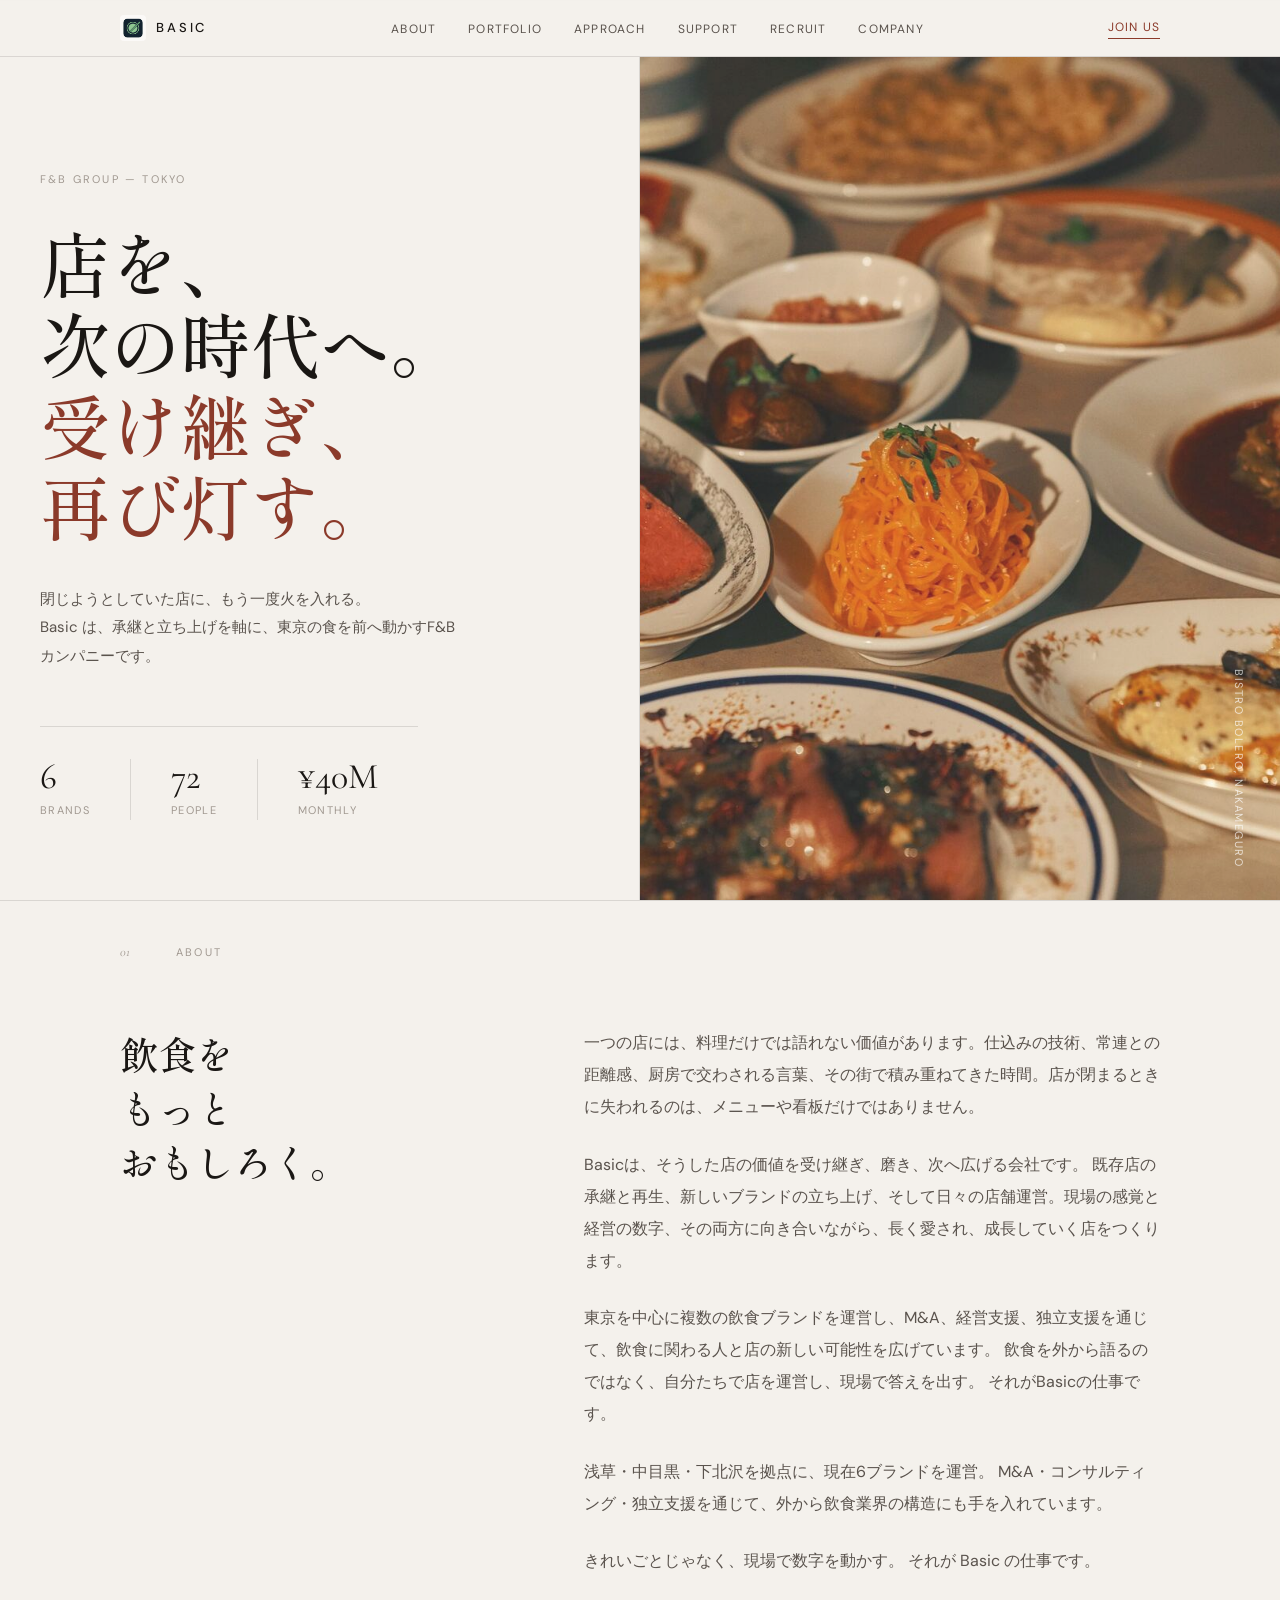
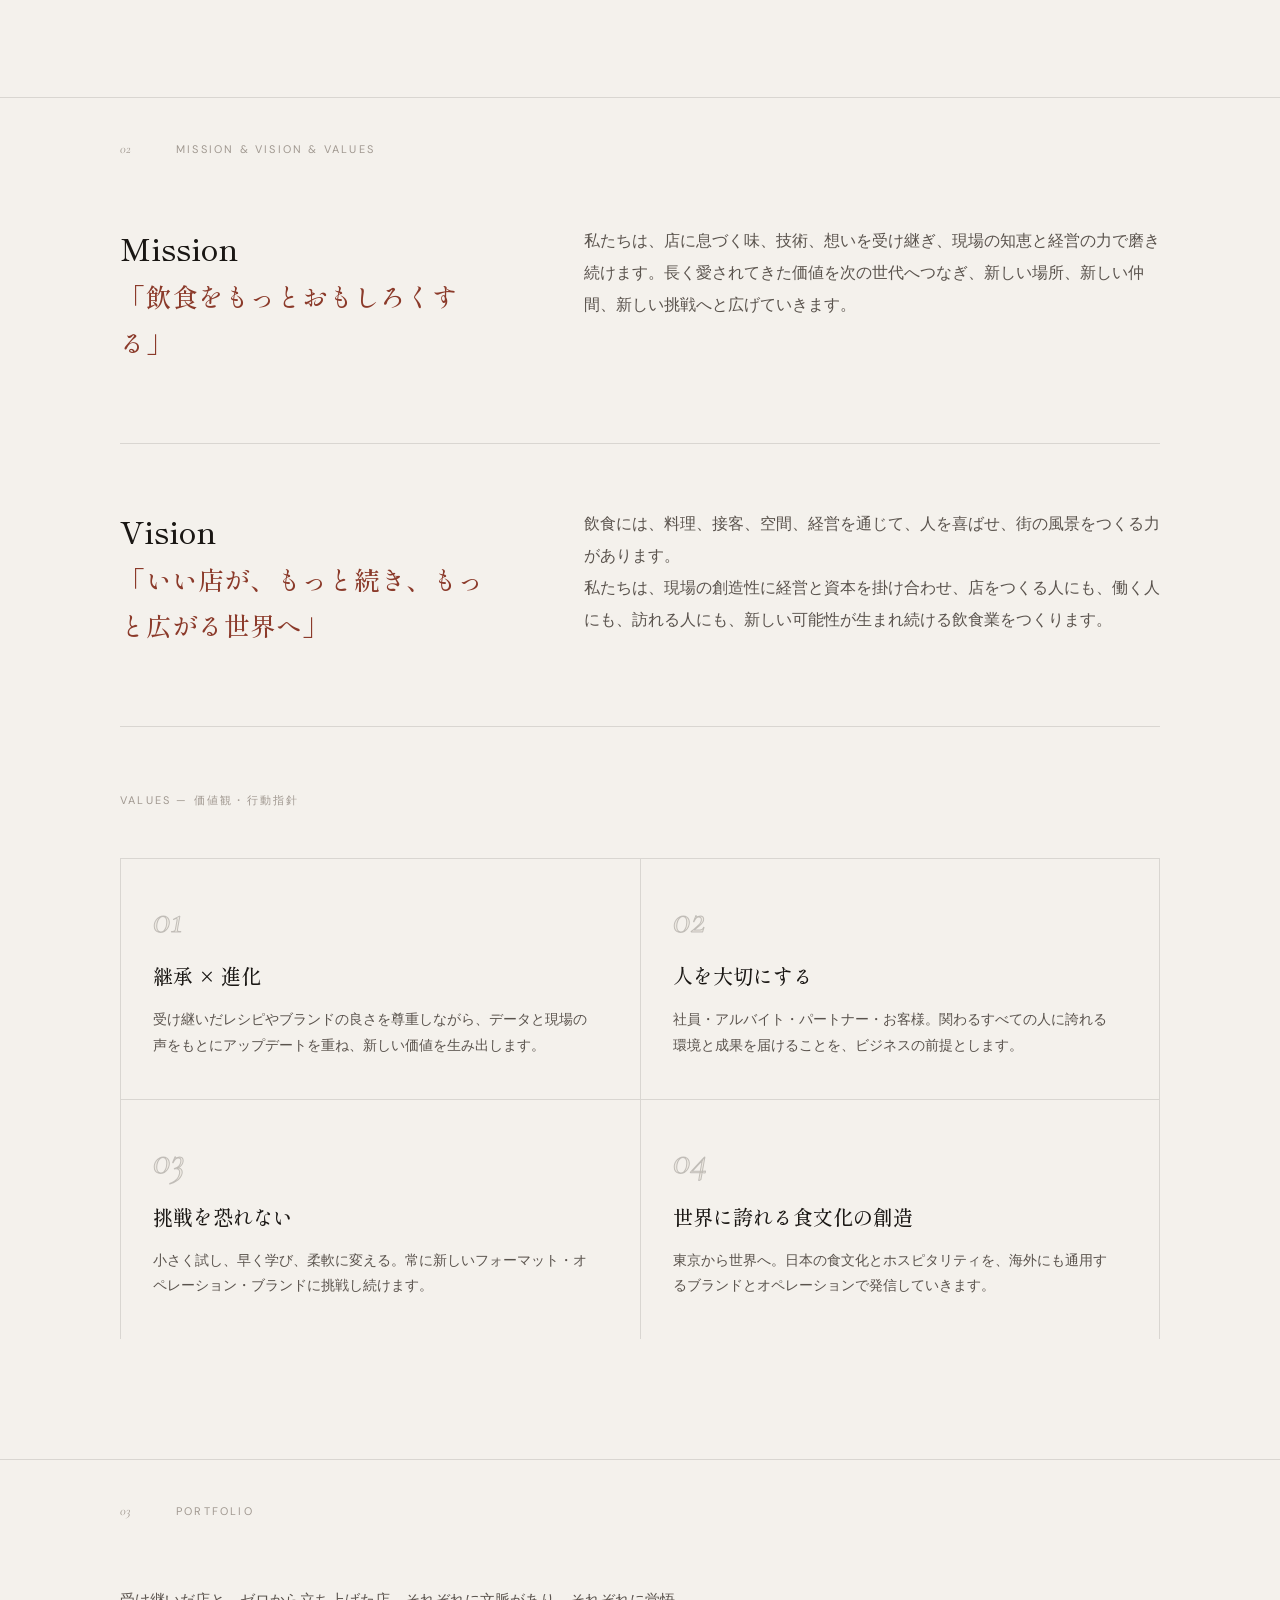
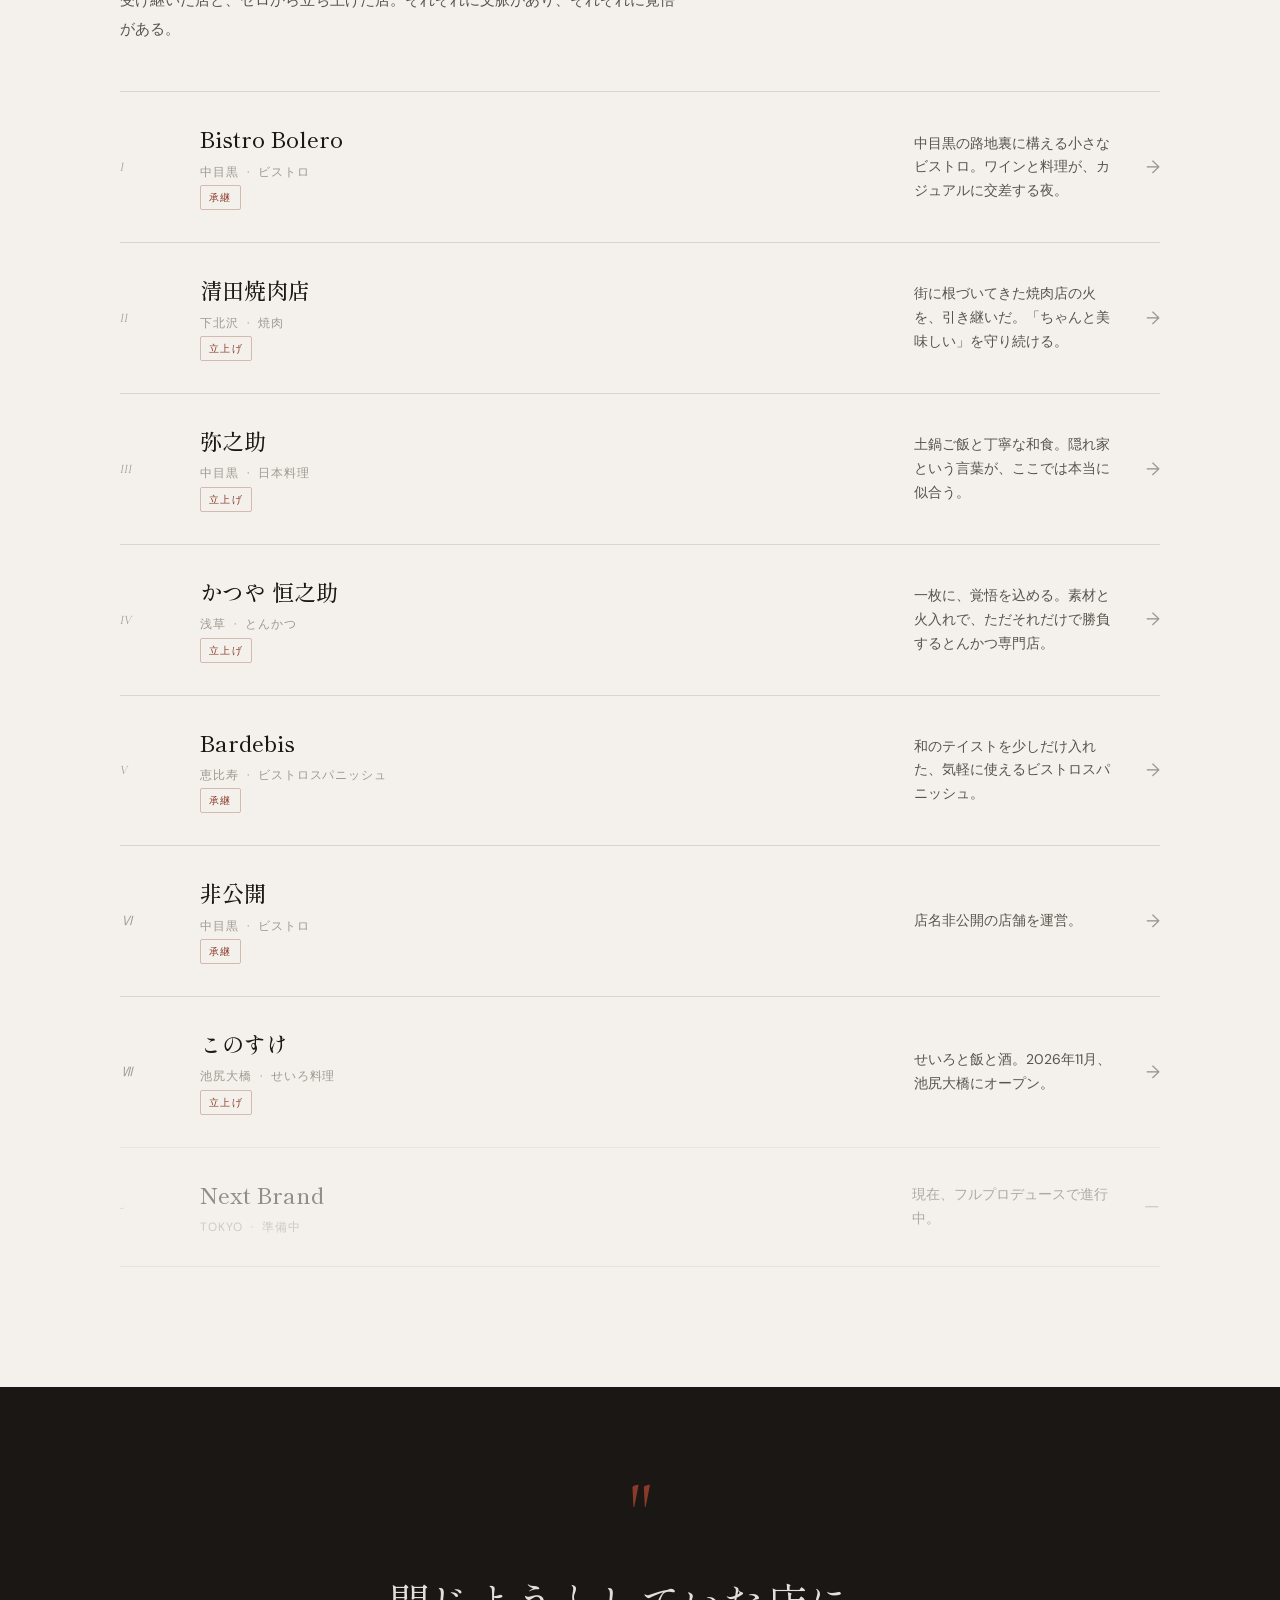
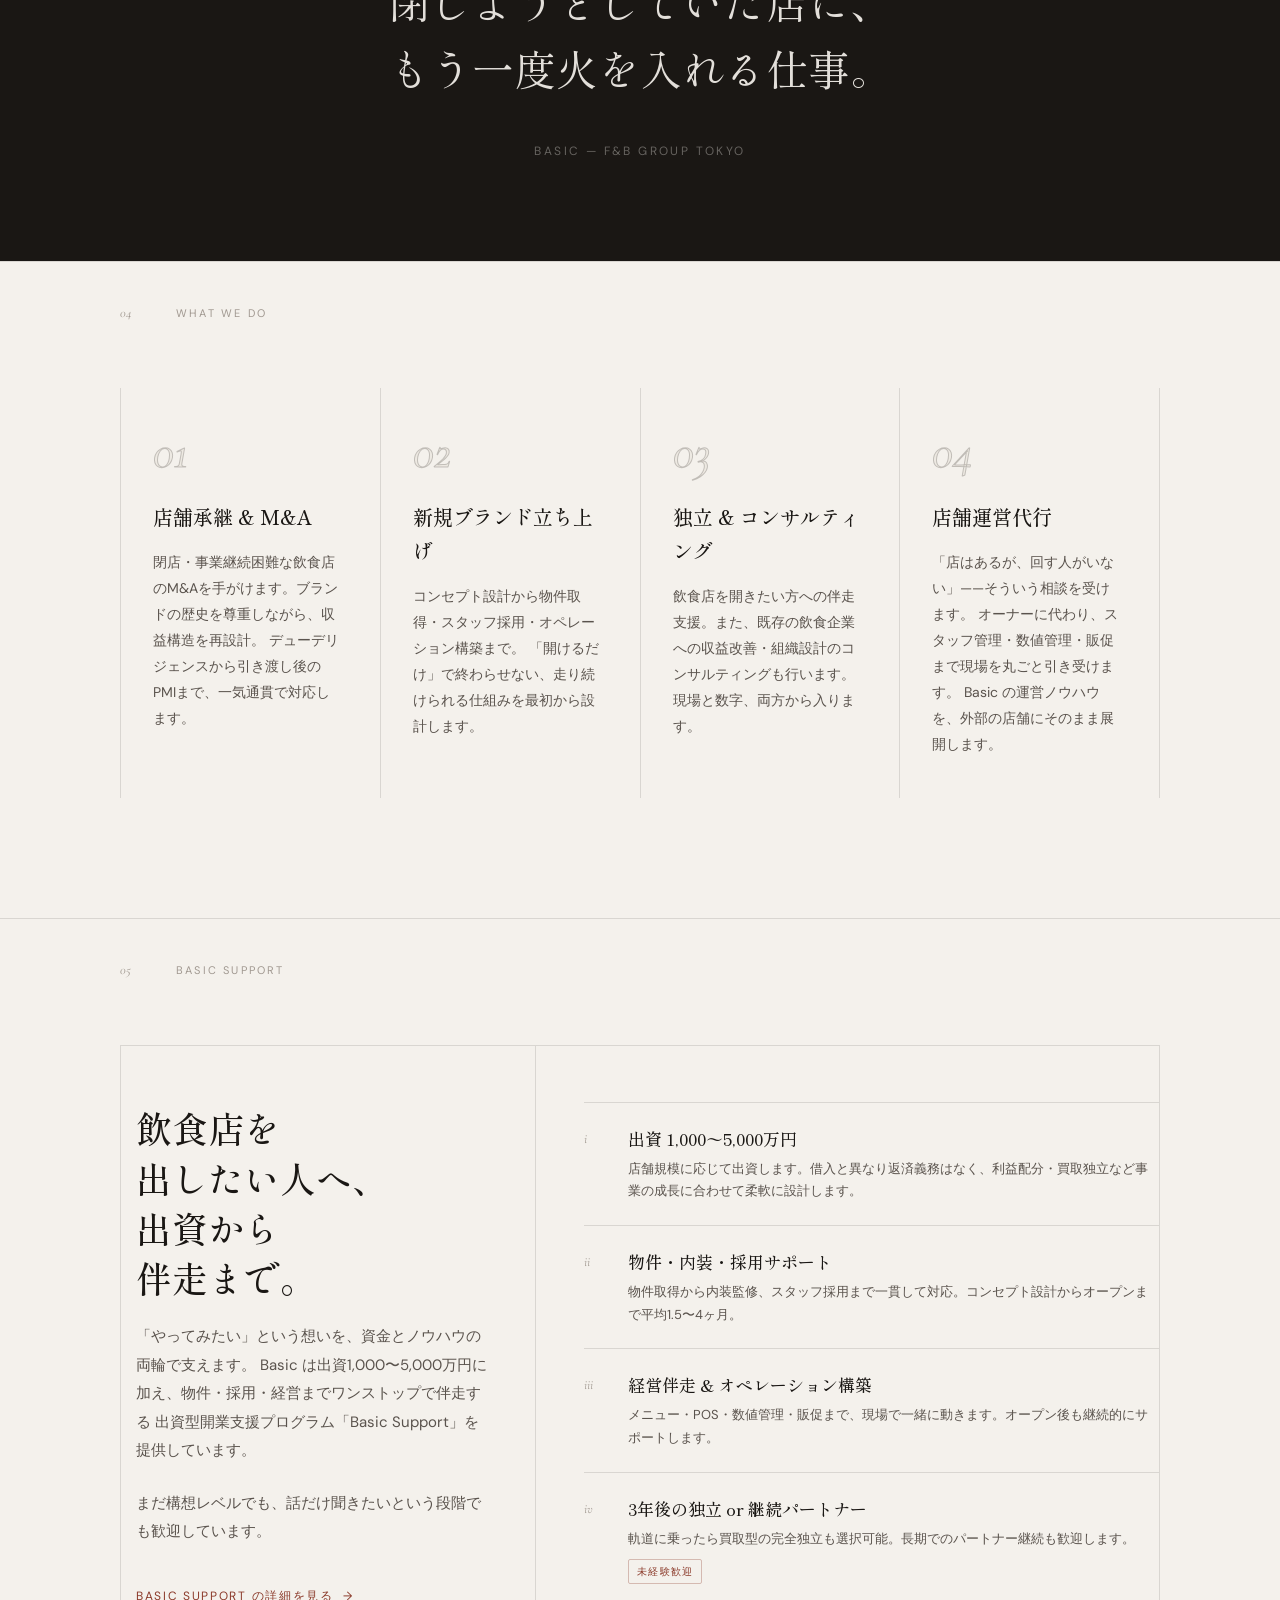
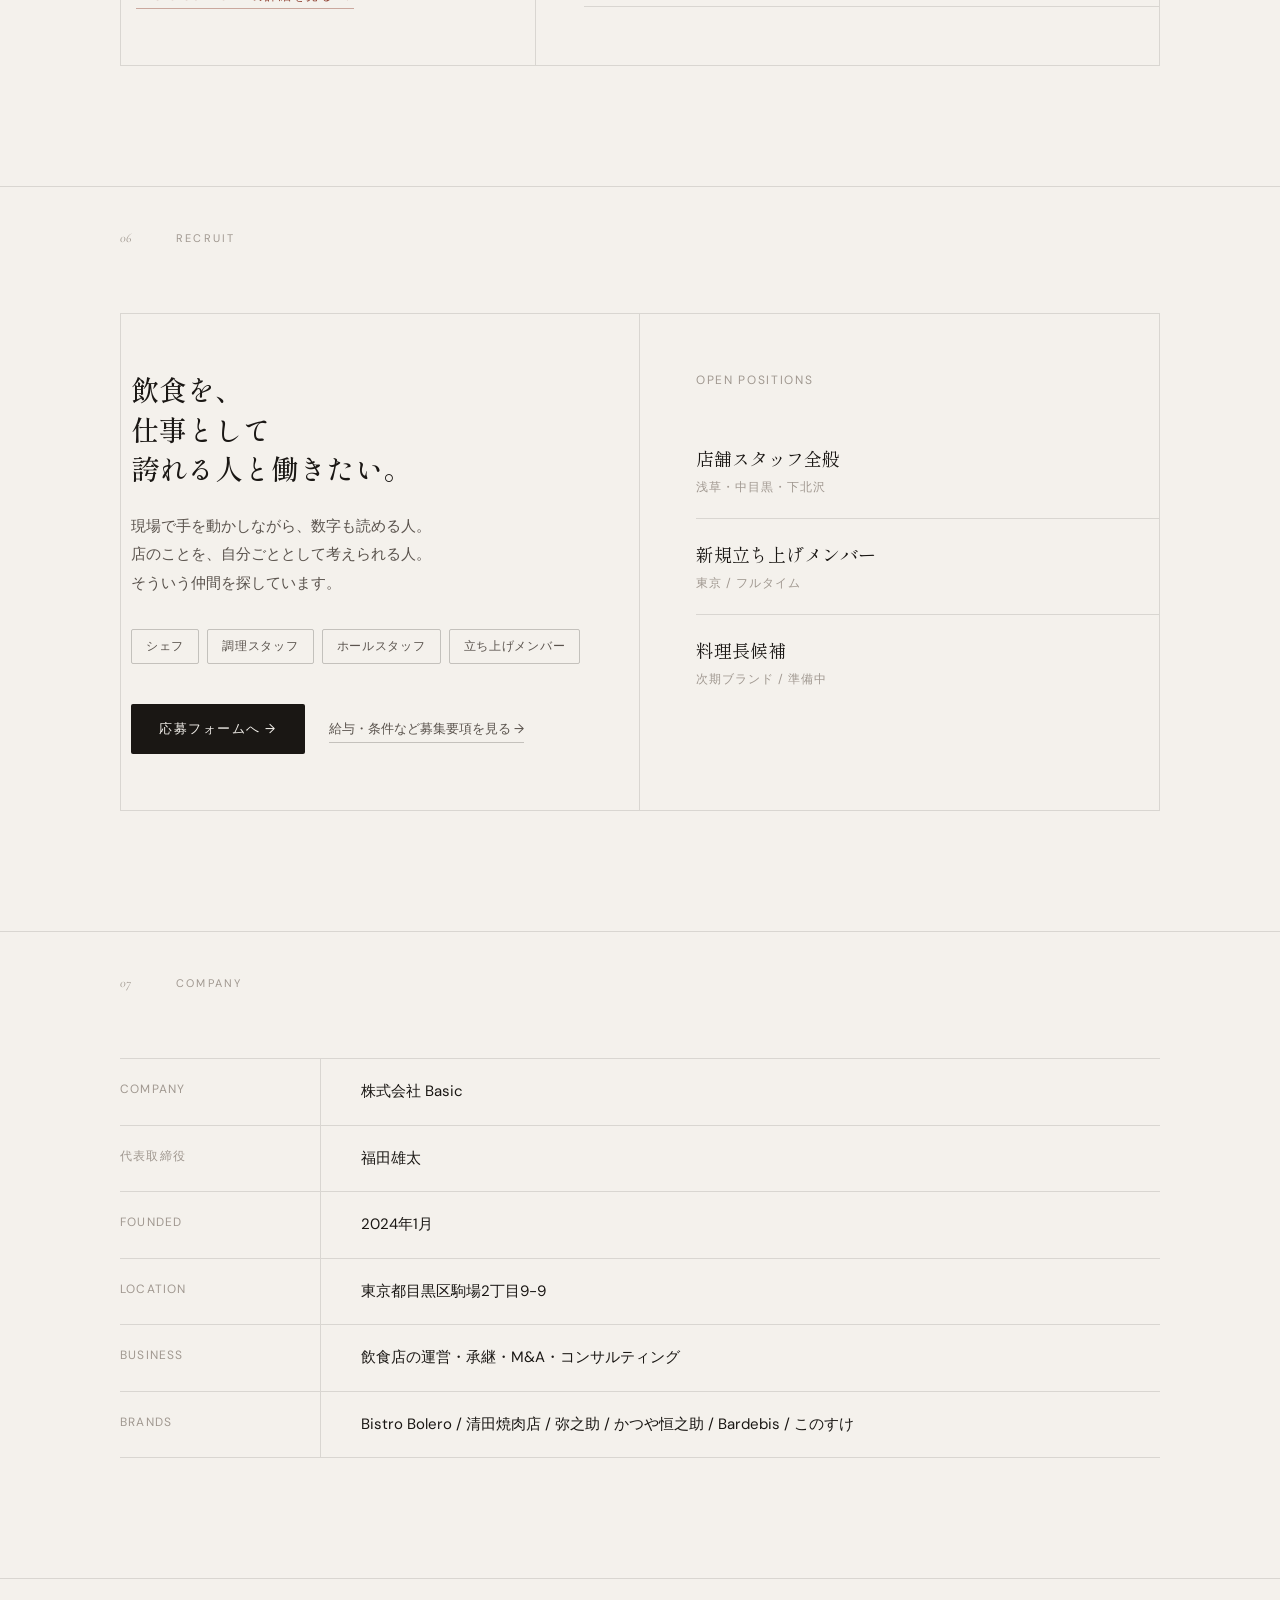
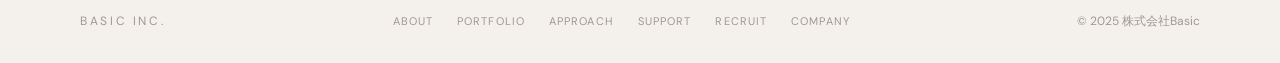
<file: index.html>
<!DOCTYPE html>
<html lang="ja">
<head>
  <meta charset="UTF-8" />
  <meta name="viewport" content="width=device-width, initial-scale=1.0" />
  <title>株式会社Basic | 食の未来をつなぐ</title>
  <meta name="description" content="株式会社Basicは、飲食店の承継・M&A・新規立ち上げを手がけるF&Bカンパニーです。" />
  <link rel="canonical" href="https://www.basic-fnb.com/" />

  <link rel="preconnect" href="https://fonts.googleapis.com">
  <link rel="preconnect" href="https://fonts.gstatic.com" crossorigin>
  <link href="https://fonts.googleapis.com/css2?family=Shippori+Mincho:wght@400;500;600&family=DM+Sans:ital,wght@0,300;0,400;0,500;1,300&family=Cormorant+Garamond:ital,wght@0,400;0,500;1,400&display=swap" rel="stylesheet">
 
  <!-- SEO Meta Tags -->
  <meta name="keywords" content="株式会社Basic, 飲食M&A, 飲食コンサル, レストラン経営, 飲食店運営, 食の未来, ビストロ, 焼肉, 飲食スタートアップ" />
  <meta name="author" content="株式会社Basic" />
  <meta name="robots" content="index, follow" />
 
  <!-- OGP Meta Tags -->
  <meta property="og:title" content="株式会社Basic | 食の未来をつなぐ" />
  <meta property="og:description" content="飲食店の価値を高め、人を大切にし、次の世代へ食文化をつなぐ。飲食M&A・新規立ち上げ・コンサルティングなら株式会社Basic。" />
  <meta property="og:image" content="https://www.basic-fnb.com/src/bolero-1.jpg" />
  <meta property="og:url" content="https://www.basic-fnb.com/" />
  <meta property="og:type" content="website" />
  <meta property="og:site_name" content="株式会社Basic" />
 
  <!-- Twitter Card Meta -->
  <meta name="twitter:card" content="summary_large_image" />
  <meta name="twitter:title" content="株式会社Basic | 食の未来をつなぐ" />
  <meta name="twitter:description" content="飲食業の常識にとらわれず、新しい価値を創出。人と食に真摯に向き合う飲食スタートアップです。" />
  <meta name="twitter:image" content="https://www.basic-fnb.com/src/bolero-1.jpg" />
 
  <!-- Google tag (gtag.js) -->
  <script async src="https://www.googletagmanager.com/gtag/js?id=G-5CV445LCX0"></script>
  <script>
    window.dataLayer = window.dataLayer || [];
    function gtag(){dataLayer.push(arguments);}
    gtag('js', new Date());
    gtag('config', 'G-5CV445LCX0');
  </script>
 
  <style>
    *, *::before, *::after { margin: 0; padding: 0; box-sizing: border-box; }
 
    :root {
      --ink:     #1a1714;
      --ink-mid: #5a534d;
      --ink-faint:#a09890;
      --paper:   #f4f1ec;
      --paper-2: #ede9e2;
      --rule:    rgba(26,23,20,0.12);
      --rule-strong: rgba(26,23,20,0.22);
      --accent:  #8b3a2a;
      --max: 1120px;
      --serif: 'Shippori Mincho', 'Georgia', serif;
      --display: 'Cormorant Garamond', 'Georgia', serif;
      --sans: 'DM Sans', system-ui, sans-serif;
    }
 
    html { scroll-behavior: smooth; font-size: 16px; }
 
    body {
      font-family: var(--sans);
      background: var(--paper);
      color: var(--ink);
      line-height: 1.7;
      overflow-x: hidden;
    }
 
    /* ── NAV ── */
    nav {
      position: fixed; top: 0; left: 0; width: 100%; z-index: 50;
      border-bottom: 1px solid var(--rule);
      background: rgba(244,241,236,0.96);
      backdrop-filter: blur(8px);
    }
    .nav-inner {
      max-width: var(--max); margin: 0 auto;
      padding: 0 40px;
      display: flex; align-items: center; justify-content: space-between;
      height: 56px;
    }
    .nav-logo {
      font-family: var(--sans);
      font-size: 13px; font-weight: 500;
      letter-spacing: 0.22em; text-transform: uppercase;
      color: var(--ink); text-decoration: none;
      display: flex; align-items: center; gap: 10px;
    }
    .nav-logo img { width: 26px; height: 26px; border-radius: 4px; object-fit: cover; }
    .nav-links {
      display: flex; align-items: center; gap: 32px;
      list-style: none; padding: 0; margin: 0;
    }
    .nav-links li { list-style: none; padding: 0; margin: 0; }
    .nav-links a {
      font-size: 12px; letter-spacing: 0.1em; text-transform: uppercase;
      color: var(--ink-mid); text-decoration: none;
      transition: color 0.2s;
    }
    .nav-links a:hover { color: var(--ink); }
    .nav-contact {
      font-size: 12px; letter-spacing: 0.1em; text-transform: uppercase;
      color: var(--accent); text-decoration: none;
      border-bottom: 1px solid var(--accent);
      padding-bottom: 1px;
      transition: opacity 0.2s;
    }
    .nav-contact:hover { opacity: 0.7; }
 
    /* ── HERO ── */
    .hero {
      min-height: 100svh;
      display: grid;
      grid-template-columns: 1fr 1fr;
      padding-top: 56px;
    }
    .hero-left {
      display: flex; flex-direction: column; justify-content: flex-end;
      padding: 80px 60px 80px 40px;
      border-right: 1px solid var(--rule);
    }
    .hero-eyebrow {
      font-family: var(--sans);
      font-size: 11px; letter-spacing: 0.2em; text-transform: uppercase;
      color: var(--ink-faint);
      margin-bottom: 32px;
    }
    .hero-title {
      font-family: var(--serif);
      font-size: clamp(44px, 5.5vw, 76px);
      font-weight: 500;
      line-height: 1.15;
      color: var(--ink);
      margin-bottom: 40px;
    }
    .hero-title em {
      font-style: normal;
      color: var(--accent);
    }
    .hero-body {
      font-size: 15px; line-height: 1.9;
      color: var(--ink-mid);
      max-width: 420px;
      margin-bottom: 56px;
    }
    .hero-stats {
      display: grid; grid-template-columns: repeat(3, auto);
      gap: 0;
      border-top: 1px solid var(--rule);
      padding-top: 32px;
      width: fit-content;
    }
    .hero-stat {
      padding-right: 40px;
      border-right: 1px solid var(--rule);
      margin-right: 40px;
    }
    .hero-stat:last-child { border-right: none; margin-right: 0; }
    .hero-stat-num {
      font-family: var(--display);
      font-size: 36px; font-weight: 400;
      color: var(--ink);
      line-height: 1;
      margin-bottom: 6px;
    }
    .hero-stat-label {
      font-size: 11px; letter-spacing: 0.12em; text-transform: uppercase;
      color: var(--ink-faint);
    }
 
    .hero-right {
      position: relative;
      overflow: hidden;
      background: var(--paper-2);
    }
    .hero-right-img {
      width: 100%; height: 100%;
      object-fit: cover;
      display: block;
      opacity: 0.85;
    }
    .hero-caption {
      position: absolute; bottom: 32px; right: 32px;
      font-size: 11px; letter-spacing: 0.14em; text-transform: uppercase;
      color: rgba(255,255,255,0.7);
      writing-mode: vertical-rl;
    }
    .hero-placeholder {
      width: 100%; height: 100%;
      display: flex; align-items: center; justify-content: center;
      background: linear-gradient(160deg, #c8c0b4 0%, #a89f93 100%);
      position: relative;
    }
    .hero-placeholder-text {
      font-family: var(--serif);
      font-size: clamp(48px, 8vw, 96px);
      color: rgba(255,255,255,0.18);
      letter-spacing: -0.02em;
      user-select: none;
    }
 
    /* ── SECTION BASE ── */
    section { border-top: 1px solid var(--rule); }
    .wrap { max-width: var(--max); margin: 0 auto; padding: 0 40px; }
 
    .section-header {
      display: flex; align-items: baseline; gap: 24px;
      padding: 40px 0 0;
    }
    .section-num {
      font-family: var(--display);
      font-size: 13px; font-style: italic;
      color: var(--ink-faint);
      min-width: 32px;
    }
    .section-label {
      font-size: 11px; letter-spacing: 0.2em; text-transform: uppercase;
      color: var(--ink-faint);
    }
 
    /* ── ABOUT ── */
    .about { padding: 0 0 120px; }
    .about-grid {
      display: grid;
      grid-template-columns: 2fr 3fr;
      gap: 80px;
      padding-top: 64px;
    }
    .about-heading {
      font-family: var(--serif);
      font-size: clamp(28px, 3vw, 40px);
      font-weight: 500;
      line-height: 1.4;
      color: var(--ink);
      position: sticky; top: 80px;
    }
    .about-copy {
      font-size: 16px; line-height: 2;
      color: var(--ink-mid);
    }
    .about-copy p + p { margin-top: 1.6em; }
    .about-copy strong { color: var(--ink); font-weight: 500; }
 
    /* ── PORTFOLIO ── */
    .portfolio { padding-bottom: 120px; }
    .portfolio-intro {
      padding: 64px 0 48px;
      max-width: 560px;
      font-size: 15px; line-height: 1.9; color: var(--ink-mid);
    }
 
    .portfolio-list { display: flex; flex-direction: column; }
    .portfolio-item {
      display: grid;
      grid-template-columns: 48px 1fr 200px auto;
      align-items: center;
      gap: 32px;
      padding: 28px 0;
      border-top: 1px solid var(--rule);
      text-decoration: none;
      color: inherit;
      transition: background 0.2s;
      cursor: pointer;
    }
    .portfolio-item:last-child { border-bottom: 1px solid var(--rule); }
    .portfolio-item:hover { background: rgba(26,23,20,0.025); }
    .portfolio-item:hover .pi-arrow { transform: translateX(4px); }
 
    .pi-num {
      font-family: var(--display);
      font-size: 13px; font-style: italic;
      color: var(--ink-faint);
    }
    .pi-name {
      font-family: var(--serif);
      font-size: 22px; font-weight: 500;
      color: var(--ink);
      margin-bottom: 4px;
    }
    .pi-meta {
      font-size: 12px; letter-spacing: 0.08em;
      color: var(--ink-faint);
      text-transform: uppercase;
    }
    .pi-desc {
      font-size: 14px; line-height: 1.7;
      color: var(--ink-mid);
    }
    .pi-arrow {
      font-size: 18px; color: var(--ink-faint);
      transition: transform 0.2s;
      justify-self: end;
    }
    .pi-tag {
      display: inline-block;
      font-size: 10px; letter-spacing: 0.14em; text-transform: uppercase;
      color: var(--accent);
      border: 1px solid rgba(139,58,42,0.3);
      padding: 3px 8px; border-radius: 2px;
      margin-right: 6px; margin-bottom: 4px;
    }
    .portfolio-item.coming {
      opacity: 0.45;
      cursor: default;
      pointer-events: none;
    }
 
    /* ── APPROACH ── */
    .approach { padding-bottom: 120px; }
    .approach-grid {
      display: grid;
      grid-template-columns: repeat(4, 1fr);
      border-left: 1px solid var(--rule);
      margin-top: 64px;
    }
    .approach-col {
      border-right: 1px solid var(--rule);
      padding: 40px 36px 40px 32px;
    }
    .approach-col-num {
      font-family: var(--display);
      font-size: 48px; font-style: italic;
      color: var(--paper-2);
      line-height: 1;
      margin-bottom: 24px;
      -webkit-text-stroke: 1px var(--rule-strong);
    }
    .approach-col-title {
      font-family: var(--serif);
      font-size: 20px; font-weight: 500;
      color: var(--ink);
      margin-bottom: 16px;
    }
    .approach-col-body {
      font-size: 14px; line-height: 1.85;
      color: var(--ink-mid);
    }
 
    /* ── BASIC SUPPORT ── */
    .support { padding-bottom: 120px; }
    .support-inner {
      margin-top: 64px;
      display: grid;
      grid-template-columns: 2fr 3fr;
      gap: 0;
      border: 1px solid var(--rule);
    }
    .support-left {
      padding: 56px 48px 56px 15px;
      border-right: 1px solid var(--rule);
      display: flex;
      flex-direction: column;
      justify-content: space-between;
    }
    .support-heading {
      font-family: var(--serif);
      font-size: clamp(24px, 2.8vw, 36px);
      font-weight: 500;
      line-height: 1.4;
      color: var(--ink);
      margin-bottom: 20px;
    }
    .support-sub {
      font-size: 15px; line-height: 1.9;
      color: var(--ink-mid);
      margin-bottom: 40px;
    }
    .support-link {
      display: inline-flex; align-items: center; gap: 10px;
      font-size: 12px; letter-spacing: 0.14em; text-transform: uppercase;
      color: var(--accent);
      text-decoration: none;
      border-bottom: 1px solid rgba(139,58,42,0.4);
      padding-bottom: 2px;
      transition: opacity 0.2s;
      width: fit-content;
    }
    .support-link:hover { opacity: 0.65; }
    .support-right {
      padding: 56px 0 56px 48px;
    }
    .support-items {
      display: flex; flex-direction: column; gap: 0;
    }
    .support-item {
      display: grid;
      grid-template-columns: 28px 1fr;
      gap: 16px;
      align-items: start;
      padding: 22px 0;
      border-bottom: 1px solid var(--rule);
    }
    .support-item:first-child { border-top: 1px solid var(--rule); }
    .support-item-num {
      font-family: var(--display);
      font-size: 13px; font-style: italic;
      color: var(--ink-faint);
      padding-top: 3px;
    }
    .support-item-title {
      font-family: var(--serif);
      font-size: 17px; font-weight: 500;
      color: var(--ink);
      margin-bottom: 4px;
    }
    .support-item-body {
      font-size: 13px; line-height: 1.75;
      color: var(--ink-mid);
    }
    .support-badge {
      display: inline-block;
      font-size: 10px; letter-spacing: 0.12em; text-transform: uppercase;
      color: var(--accent);
      border: 1px solid rgba(139,58,42,0.3);
      padding: 3px 8px; border-radius: 2px;
      margin-top: 8px;
    }
 
    /* ── EDITORIAL QUOTE ── */
    .quote-section {
      background: var(--ink);
      padding: 100px 40px;
    }
    .quote-inner {
      max-width: 800px; margin: 0 auto;
      text-align: center;
    }
    .quote-mark {
      font-family: var(--display);
      font-size: 80px; line-height: 0.6;
      color: var(--accent);
      display: block;
      margin-bottom: 32px;
    }
    .quote-text {
      font-family: var(--serif);
      font-size: clamp(24px, 3.5vw, 42px);
      font-weight: 400;
      line-height: 1.6;
      color: rgba(244,241,236,0.92);
      margin-bottom: 40px;
    }
    .quote-attr {
      font-size: 12px; letter-spacing: 0.2em; text-transform: uppercase;
      color: rgba(244,241,236,0.35);
    }
 
    /* ── RECRUIT ── */
    .recruit { padding-bottom: 120px; }
    .recruit-grid {
      display: grid;
      grid-template-columns: 1fr 1fr;
      gap: 0;
      margin-top: 64px;
      border: 1px solid var(--rule);
    }
    .recruit-left {
      padding: 56px 56px 56px 10px;
      border-right: 1px solid var(--rule);
    }
    .recruit-right {
      padding: 56px 0 56px 56px;
    }
    .recruit-heading {
      font-family: var(--serif);
      font-size: 28px; font-weight: 500;
      color: var(--ink);
      margin-bottom: 24px;
      line-height: 1.4;
    }
    .recruit-body {
      font-size: 15px; line-height: 1.9;
      color: var(--ink-mid);
      margin-bottom: 32px;
    }
    .recruit-roles {
      display: flex; flex-wrap: wrap; gap: 8px;
      margin-bottom: 40px;
    }
    .recruit-role {
      font-size: 12px; letter-spacing: 0.06em;
      color: var(--ink-mid);
      border: 1px solid var(--rule-strong);
      padding: 6px 14px; border-radius: 2px;
    }
    .btn-apply {
      display: inline-flex; align-items: center; gap: 10px;
      text-decoration: none;
      font-size: 13px; letter-spacing: 0.12em; text-transform: uppercase;
      color: var(--paper);
      background: var(--ink);
      padding: 14px 28px;
      border-radius: 2px;
      transition: background 0.2s, transform 0.15s;
    }
    .btn-apply:hover { background: var(--accent); transform: translateY(-1px); }
 
    /* ── COMPANY ── */
    .company { padding-bottom: 120px; }
    .company-table {
      margin-top: 64px;
      border-top: 1px solid var(--rule);
    }
    .company-row {
      display: grid;
      grid-template-columns: 200px 1fr;
      border-bottom: 1px solid var(--rule);
    }
    .company-key {
      padding: 20px 0;
      font-size: 12px; letter-spacing: 0.1em; text-transform: uppercase;
      color: var(--ink-faint);
    }
    .company-val {
      padding: 20px 0;
      font-size: 15px; color: var(--ink);
      border-left: 1px solid var(--rule);
      padding-left: 40px;
    }
 
    /* ── FOOTER ── */
    footer {
      border-top: 1px solid var(--rule);
      padding: 32px 40px;
    }
    .footer-inner {
      max-width: var(--max); margin: 0 auto;
      display: flex; justify-content: space-between; align-items: center;
    }
    .footer-logo {
      font-size: 12px; letter-spacing: 0.22em; text-transform: uppercase;
      color: var(--ink-faint);
    }
    .footer-copy {
      font-size: 12px; color: var(--ink-faint);
    }
    .footer-nav { display: flex; gap: 24px; }
    .footer-nav a {
      font-size: 11px; letter-spacing: 0.1em; text-transform: uppercase;
      color: var(--ink-faint); text-decoration: none;
      transition: color 0.2s;
    }
    .footer-nav a:hover { color: var(--ink); }
 
    /* ── SCROLL REVEAL ── */
    .reveal {
      opacity: 0; transform: translateY(24px);
      transition: opacity 0.6s ease, transform 0.6s ease;
    }
    .reveal.in { opacity: 1; transform: none; }
 
    /* ── MOBILE ── */
    @media (max-width: 900px) {
      .nav-links { display: none; }
      .hero { grid-template-columns: 1fr; min-height: auto; }
      .hero-left { padding: 48px 24px; border-right: none; }
      .hero-right { height: 260px; }
      .about-grid { grid-template-columns: 1fr; gap: 32px; }
      .about-heading { position: static; font-size: 28px; }
      .portfolio-item { grid-template-columns: 32px 1fr; }
      .pi-desc, .pi-arrow { display: none; }
      .approach-grid { grid-template-columns: 1fr 1fr; border-left: none; }
      .approach-col { border-right: none; border-top: 1px solid var(--rule); padding: 32px 16px 32px 0; }
      .support-inner { grid-template-columns: 1fr; }
      .support-left { border-right: none; padding: 40px 10px; border-bottom: 1px solid var(--rule); }
      .support-right { padding: 40px 10px; }
      .recruit-grid { grid-template-columns: 1fr; }
      .recruit-left { border-right: none; padding: 40px 10px; border-bottom: 1px solid var(--rule); }
      .recruit-right { padding: 40px 10px; }
      .company-row { grid-template-columns: 140px 1fr; }
      .company-val { padding-left: 20px; }
      .footer-inner { flex-direction: column; gap: 16px; text-align: center; }
      .footer-nav { flex-wrap: wrap; justify-content: center; }
      .wrap { padding: 0 24px; }
      .quote-section { padding: 64px 24px; }
      footer { padding: 32px 24px; }
    }
    @media (max-width: 600px) {
      .approach-grid { grid-template-columns: 1fr; }
    }
  </style>
</head>
<body>
 
<!-- NAV -->
<nav>
  <div class="nav-inner">
    <a href="#" class="nav-logo">
      <img src="/src/basic-logo.png" alt="" onerror="this.style.display='none'">
      Basic
    </a>
    <ul class="nav-links">
      <li><a href="#about">About</a></li>
      <li><a href="#portfolio">Portfolio</a></li>
      <li><a href="#approach">Approach</a></li>
      <li><a href="#support">Support</a></li>
      <li><a href="#recruit">Recruit</a></li>
      <li><a href="#company">Company</a></li>
    </ul>
    <a href="/recruit" class="nav-contact">Join Us</a>
  </div>
</nav>
 
<!-- HERO -->
<section class="hero">
  <div class="hero-left">
    <p class="hero-eyebrow">F&amp;B Group — Tokyo</p>
    <h1 class="hero-title">
      店を、<br>
      次の時代へ。<br>
      <em>受け継ぎ、</em><br>
      <em>再び灯す。</em>
    </h1>
    <p class="hero-body">
      閉じようとしていた店に、もう一度火を入れる。<br>
      Basic は、承継と立ち上げを軸に、東京の食を前へ動かすF&amp;Bカンパニーです。
    </p>
    <div class="hero-stats">
      <div class="hero-stat">
        <div class="hero-stat-num">6</div>
        <div class="hero-stat-label">Brands</div>
      </div>
      <div class="hero-stat">
        <div class="hero-stat-num">72</div>
        <div class="hero-stat-label">People</div>
      </div>
      <div class="hero-stat">
        <div class="hero-stat-num">¥40M</div>
        <div class="hero-stat-label">Monthly</div>
      </div>
    </div>
  </div>
  <div class="hero-right">
    <img
      src="/src/bolero-1.jpg"
      alt="Bistro Bolero, Nakameguro"
      class="hero-right-img"
      onerror="this.style.display='none'; this.nextElementSibling.style.display='flex';"
    />
    <div class="hero-placeholder" style="display:none;">
      <span class="hero-placeholder-text">食</span>
    </div>
    <span class="hero-caption">Bistro Bolero, Nakameguro</span>
  </div>
</section>
 
<!-- ABOUT -->
<section id="about" class="about reveal">
  <div class="wrap">
    <div class="section-header">
      <span class="section-num">01</span>
      <span class="section-label">About</span>
    </div>
    <div class="about-grid">
      <h2 class="about-heading">
        飲食を<br>もっと<br>おもしろく。
      </h2>
      <div class="about-copy">
        <p>
          一つの店には、料理だけでは語れない価値があります。仕込みの技術、常連との距離感、厨房で交わされる言葉、その街で積み重ねてきた時間。店が閉まるときに失われるのは、メニューや看板だけではありません。
        </p>
        <p>
          Basicは、そうした店の価値を受け継ぎ、磨き、次へ広げる会社です。
          既存店の承継と再生、新しいブランドの立ち上げ、そして日々の店舗運営。現場の感覚と経営の数字、その両方に向き合いながら、長く愛され、成長していく店をつくります。
        </p>
        <p>
          東京を中心に複数の飲食ブランドを運営し、M&A、経営支援、独立支援を通じて、飲食に関わる人と店の新しい可能性を広げています。
          飲食を外から語るのではなく、自分たちで店を運営し、現場で答えを出す。
          それがBasicの仕事です。
        </p>
        <p>
          浅草・中目黒・下北沢を拠点に、現在6ブランドを運営。
          M&amp;A・コンサルティング・独立支援を通じて、外から飲食業界の構造にも手を入れています。
        </p>
        <p>
          きれいごとじゃなく、現場で数字を動かす。
          それが Basic の仕事です。
        </p>
      </div>
    </div>
  </div>
</section>
 
<!-- MISSION / VISION / VALUES -->
<section id="mission" class="about reveal" style="padding-bottom:120px;">
  <div class="wrap">
    <div class="section-header">
      <span class="section-num">02</span>
      <span class="section-label">Mission &amp; Vision &amp; Values</span>
    </div>
    <div class="about-grid" style="padding-top:64px;margin-bottom:80px;">
      <h2 class="about-heading" style="font-size:clamp(22px,2.4vw,32px);line-height:1.5;">
        Mission<br>
        <span style="font-size:clamp(18px,2vw,26px);color:var(--accent);">「飲食をもっとおもしろくする」</span>
      </h2>
      <div class="about-copy">
        <p>私たちは、店に息づく味、技術、想いを受け継ぎ、現場の知恵と経営の力で磨き続けます。長く愛されてきた価値を次の世代へつなぎ、新しい場所、新しい仲間、新しい挑戦へと広げていきます。</p>
      </div>
    </div>
    <div class="about-grid" style="margin-bottom:80px;border-top:1px solid var(--rule);padding-top:64px;">
      <h2 class="about-heading" style="font-size:clamp(22px,2.4vw,32px);line-height:1.5;">
        Vision<br>
        <span style="font-size:clamp(18px,2vw,26px);color:var(--accent);">「いい店が、もっと続き、もっと広がる世界へ」</span>
      </h2>
      <div class="about-copy">
        <p>飲食には、料理、接客、空間、経営を通じて、人を喜ばせ、街の風景をつくる力があります。<br>私たちは、現場の創造性に経営と資本を掛け合わせ、店をつくる人にも、働く人にも、訪れる人にも、新しい可能性が生まれ続ける飲食業をつくります。</p>
      </div>
    </div>
    <div style="border-top:1px solid var(--rule);padding-top:64px;">
      <p style="font-size:11px;letter-spacing:.2em;text-transform:uppercase;color:var(--ink-faint);margin-bottom:48px;">Values — 価値観・行動指針</p>
      <div style="display:grid;grid-template-columns:repeat(2,1fr);gap:0;border-top:1px solid var(--rule);border-left:1px solid var(--rule);">
        <div style="padding:40px 40px 40px 32px;border-right:1px solid var(--rule);border-bottom:1px solid var(--rule);">
          <div style="font-family:var(--display);font-size:40px;font-style:italic;color:var(--paper-2);-webkit-text-stroke:1px var(--rule-strong);line-height:1;margin-bottom:20px;">01</div>
          <h3 style="font-family:var(--serif);font-size:20px;font-weight:500;color:var(--ink);margin-bottom:14px;">継承 × 進化</h3>
          <p style="font-size:14px;line-height:1.85;color:var(--ink-mid);">受け継いだレシピやブランドの良さを尊重しながら、データと現場の声をもとにアップデートを重ね、新しい価値を生み出します。</p>
        </div>
        <div style="padding:40px 40px 40px 32px;border-right:1px solid var(--rule);border-bottom:1px solid var(--rule);">
          <div style="font-family:var(--display);font-size:40px;font-style:italic;color:var(--paper-2);-webkit-text-stroke:1px var(--rule-strong);line-height:1;margin-bottom:20px;">02</div>
          <h3 style="font-family:var(--serif);font-size:20px;font-weight:500;color:var(--ink);margin-bottom:14px;">人を大切にする</h3>
          <p style="font-size:14px;line-height:1.85;color:var(--ink-mid);">社員・アルバイト・パートナー・お客様。関わるすべての人に誇れる環境と成果を届けることを、ビジネスの前提とします。</p>
        </div>
        <div style="padding:40px 40px 40px 32px;border-right:1px solid var(--rule);">
          <div style="font-family:var(--display);font-size:40px;font-style:italic;color:var(--paper-2);-webkit-text-stroke:1px var(--rule-strong);line-height:1;margin-bottom:20px;">03</div>
          <h3 style="font-family:var(--serif);font-size:20px;font-weight:500;color:var(--ink);margin-bottom:14px;">挑戦を恐れない</h3>
          <p style="font-size:14px;line-height:1.85;color:var(--ink-mid);">小さく試し、早く学び、柔軟に変える。常に新しいフォーマット・オペレーション・ブランドに挑戦し続けます。</p>
        </div>
        <div style="padding:40px 40px 40px 32px;border-right:1px solid var(--rule);">
          <div style="font-family:var(--display);font-size:40px;font-style:italic;color:var(--paper-2);-webkit-text-stroke:1px var(--rule-strong);line-height:1;margin-bottom:20px;">04</div>
          <h3 style="font-family:var(--serif);font-size:20px;font-weight:500;color:var(--ink);margin-bottom:14px;">世界に誇れる食文化の創造</h3>
          <p style="font-size:14px;line-height:1.85;color:var(--ink-mid);">東京から世界へ。日本の食文化とホスピタリティを、海外にも通用するブランドとオペレーションで発信していきます。</p>
        </div>
      </div>
    </div>
  </div>
</section>
 
<!-- PORTFOLIO -->
<section id="portfolio" class="portfolio reveal">
  <div class="wrap">
    <div class="section-header">
      <span class="section-num">03</span>
      <span class="section-label">Portfolio</span>
    </div>
    <p class="portfolio-intro">
      受け継いだ店と、ゼロから立ち上げた店。それぞれに文脈があり、それぞれに覚悟がある。
    </p>
    <div class="portfolio-list">
      <a href="/bolero" class="portfolio-item">
        <span class="pi-num">I</span>
        <div class="pi-info">
          <div class="pi-name">Bistro Bolero</div>
          <div class="pi-meta">中目黒 &nbsp;·&nbsp; ビストロ</div>
          <span class="pi-tag">承継</span>
        </div>
        <p class="pi-desc">中目黒の路地裏に構える小さなビストロ。ワインと料理が、カジュアルに交差する夜。</p>
        <span class="pi-arrow">→</span>
      </a>
      <a href="/kiyota" class="portfolio-item">
        <span class="pi-num">II</span>
        <div class="pi-info">
          <div class="pi-name">清田焼肉店</div>
          <div class="pi-meta">下北沢 &nbsp;·&nbsp; 焼肉</div>
          <span class="pi-tag">立上げ</span>
        </div>
        <p class="pi-desc">街に根づいてきた焼肉店の火を、引き継いだ。「ちゃんと美味しい」を守り続ける。</p>
        <span class="pi-arrow">→</span>
      </a>
      <a href="/yanosuke" class="portfolio-item">
        <span class="pi-num">III</span>
        <div class="pi-info">
          <div class="pi-name">弥之助</div>
          <div class="pi-meta">中目黒 &nbsp;·&nbsp; 日本料理</div>
          <span class="pi-tag">立上げ</span>
        </div>
        <p class="pi-desc">土鍋ご飯と丁寧な和食。隠れ家という言葉が、ここでは本当に似合う。</p>
        <span class="pi-arrow">→</span>
      </a>
      <a href="/konosuke" class="portfolio-item">
        <span class="pi-num">IV</span>
        <div class="pi-info">
          <div class="pi-name">かつや 恒之助</div>
          <div class="pi-meta">浅草 &nbsp;·&nbsp; とんかつ</div>
          <span class="pi-tag">立上げ</span>
        </div>
        <p class="pi-desc">一枚に、覚悟を込める。素材と火入れで、ただそれだけで勝負するとんかつ専門店。</p>
        <span class="pi-arrow">→</span>
      </a>
      <a href="/bardebis" class="portfolio-item">
        <span class="pi-num">V</span>
        <div class="pi-info">
          <div class="pi-name">Bardebis</div>
          <div class="pi-meta">恵比寿 &nbsp;·&nbsp; ビストロスパニッシュ</div>
          <span class="pi-tag">承継</span>
        </div>
        <p class="pi-desc">和のテイストを少しだけ入れた、気軽に使えるビストロスパニッシュ。</p>
        <span class="pi-arrow">→</span>
      </a>
      <a href="/" class="portfolio-item">
        <span class="pi-num">Ⅵ</span>
        <div class="pi-info">
          <div class="pi-name">非公開</div>
          <div class="pi-meta">中目黒 &nbsp;·&nbsp; ビストロ</div>
          <span class="pi-tag">承継</span>
        </div>
        <p class="pi-desc">店名非公開の店舗を運営。</p>
        <span class="pi-arrow">→</span>
      </a>
      <a href="/conosuke" class="portfolio-item">
        <span class="pi-num">Ⅶ</span>
        <div class="pi-info">
          <div class="pi-name">このすけ</div>
          <div class="pi-meta">池尻大橋 &nbsp;·&nbsp; せいろ料理</div>
          <span class="pi-tag">立上げ</span>
        </div>
        <p class="pi-desc">せいろと飯と酒。2026年11月、池尻大橋にオープン。</p>
        <span class="pi-arrow">→</span>
      </a>
      <div class="portfolio-item coming">
        <span class="pi-num">-</span>
        <div class="pi-info">
          <div class="pi-name">Next Brand</div>
          <div class="pi-meta">Tokyo &nbsp;·&nbsp; 準備中</div>
        </div>
        <p class="pi-desc">現在、フルプロデュースで進行中。</p>
        <span class="pi-arrow">—</span>
      </div>
    </div>
  </div>
</section>
 
<!-- QUOTE -->
<div class="quote-section reveal">
  <div class="quote-inner">
    <span class="quote-mark">"</span>
    <p class="quote-text">
      閉じようとしていた店に、<br>もう一度火を入れる仕事。
    </p>
    <p class="quote-attr">Basic — F&amp;B Group Tokyo</p>
  </div>
</div>
 
<!-- APPROACH -->
<section id="approach" class="approach reveal">
  <div class="wrap">
    <div class="section-header">
      <span class="section-num">04</span>
      <span class="section-label">What We Do</span>
    </div>
    <div class="approach-grid">
      <div class="approach-col">
        <div class="approach-col-num">01</div>
        <h3 class="approach-col-title">店舗承継 &amp; M&amp;A</h3>
        <p class="approach-col-body">
          閉店・事業継続困難な飲食店のM&amp;Aを手がけます。ブランドの歴史を尊重しながら、収益構造を再設計。
          デューデリジェンスから引き渡し後のPMIまで、一気通貫で対応します。
        </p>
      </div>
      <div class="approach-col">
        <div class="approach-col-num">02</div>
        <h3 class="approach-col-title">新規ブランド立ち上げ</h3>
        <p class="approach-col-body">
          コンセプト設計から物件取得・スタッフ採用・オペレーション構築まで。
          「開けるだけ」で終わらせない、走り続けられる仕組みを最初から設計します。
        </p>
      </div>
      <div class="approach-col">
        <div class="approach-col-num">03</div>
        <h3 class="approach-col-title">独立 &amp; コンサルティング</h3>
        <p class="approach-col-body">
          飲食店を開きたい方への伴走支援。また、既存の飲食企業への収益改善・組織設計のコンサルティングも行います。
          現場と数字、両方から入ります。
        </p>
      </div>
      <div class="approach-col">
        <div class="approach-col-num">04</div>
        <h3 class="approach-col-title">店舗運営代行</h3>
        <p class="approach-col-body">
          「店はあるが、回す人がいない」——そういう相談を受けます。
          オーナーに代わり、スタッフ管理・数値管理・販促まで現場を丸ごと引き受けます。
          Basic の運営ノウハウを、外部の店舗にそのまま展開します。
        </p>
      </div>
    </div>
  </div>
</section>
 
<!-- BASIC SUPPORT -->
<section id="support" class="support reveal">
  <div class="wrap">
    <div class="section-header">
      <span class="section-num">05</span>
      <span class="section-label">Basic Support</span>
    </div>
    <div class="support-inner">
      <div class="support-left">
        <div>
          <h2 class="support-heading">
            飲食店を<br>出したい人へ、<br>
            出資から<br>伴走まで。
          </h2>
          <p class="support-sub">
            「やってみたい」という想いを、資金とノウハウの両輪で支えます。
            Basic は出資1,000〜5,000万円に加え、物件・採用・経営までワンストップで伴走する
            出資型開業支援プログラム「Basic Support」を提供しています。
          </p>
          <p class="support-sub" style="margin-top:-16px;">
            まだ構想レベルでも、話だけ聞きたいという段階でも歓迎しています。
          </p>
        </div>
        <a href="https://basic-fnb.com/basic-open" target="_blank" class="support-link">
          Basic Support の詳細を見る &nbsp;→
        </a>
      </div>
      <div class="support-right">
        <div class="support-items">
          <div class="support-item">
            <span class="support-item-num">i</span>
            <div>
              <div class="support-item-title">出資 1,000〜5,000万円</div>
              <p class="support-item-body">店舗規模に応じて出資します。借入と異なり返済義務はなく、利益配分・買取独立など事業の成長に合わせて柔軟に設計します。</p>
            </div>
          </div>
          <div class="support-item">
            <span class="support-item-num">ii</span>
            <div>
              <div class="support-item-title">物件・内装・採用サポート</div>
              <p class="support-item-body">物件取得から内装監修、スタッフ採用まで一貫して対応。コンセプト設計からオープンまで平均1.5〜4ヶ月。</p>
            </div>
          </div>
          <div class="support-item">
            <span class="support-item-num">iii</span>
            <div>
              <div class="support-item-title">経営伴走 &amp; オペレーション構築</div>
              <p class="support-item-body">メニュー・POS・数値管理・販促まで、現場で一緒に動きます。オープン後も継続的にサポートします。</p>
            </div>
          </div>
          <div class="support-item">
            <span class="support-item-num">iv</span>
            <div>
              <div class="support-item-title">3年後の独立 or 継続パートナー</div>
              <p class="support-item-body">軌道に乗ったら買取型の完全独立も選択可能。長期でのパートナー継続も歓迎します。</p>
              <span class="support-badge">未経験歓迎</span>
            </div>
          </div>
        </div>
      </div>
    </div>
  </div>
</section>
 
<!-- RECRUIT -->
<section id="recruit" class="recruit reveal">
  <div class="wrap">
    <div class="section-header">
      <span class="section-num">06</span>
      <span class="section-label">Recruit</span>
    </div>
    <div class="recruit-grid">
      <div class="recruit-left">
        <h2 class="recruit-heading">
          飲食を、<br>仕事として<br>誇れる人と働きたい。
        </h2>
        <p class="recruit-body">
          現場で手を動かしながら、数字も読める人。<br>
          店のことを、自分ごととして考えられる人。<br>
          そういう仲間を探しています。
        </p>
        <div class="recruit-roles">
          <span class="recruit-role">シェフ</span>
          <span class="recruit-role">調理スタッフ</span>
          <span class="recruit-role">ホールスタッフ</span>
          <span class="recruit-role">立ち上げメンバー</span>
        </div>
        <a href="https://docs.google.com/forms/d/e/1FAIpQLSdT-6FJFN-UMQPUdtRw4fm8ZGZWX31EUl0-nG3CJbjxxTkBww/viewform" target="_blank" class="btn-apply">
          応募フォームへ →
        </a>
        <a href="/recruit" style="display:inline-block;margin-left:20px;font-size:13px;color:var(--ink-mid);border-bottom:1px solid var(--rule-strong);text-decoration:none;padding-bottom:2px;">給与・条件など募集要項を見る →</a>
      </div>
      <div class="recruit-right">
        <p style="font-size:12px;letter-spacing:.14em;text-transform:uppercase;color:var(--ink-faint);margin-bottom:32px;">Open Positions</p>
        <div style="display:flex;flex-direction:column;gap:0;">
          <div style="padding:20px 0;border-bottom:1px solid var(--rule);">
            <div style="font-family:var(--serif);font-size:18px;color:var(--ink);margin-bottom:4px;">店舗スタッフ全般</div>
            <div style="font-size:12px;color:var(--ink-faint);letter-spacing:.08em;text-transform:uppercase;">浅草・中目黒・下北沢</div>
          </div>
          <div style="padding:20px 0;border-bottom:1px solid var(--rule);">
            <div style="font-family:var(--serif);font-size:18px;color:var(--ink);margin-bottom:4px;">新規立ち上げメンバー</div>
            <div style="font-size:12px;color:var(--ink-faint);letter-spacing:.08em;text-transform:uppercase;">東京 / フルタイム</div>
          </div>
          <div style="padding:20px 0;">
            <div style="font-family:var(--serif);font-size:18px;color:var(--ink);margin-bottom:4px;">料理長候補</div>
            <div style="font-size:12px;color:var(--ink-faint);letter-spacing:.08em;text-transform:uppercase;">次期ブランド / 準備中</div>
          </div>
        </div>
      </div>
    </div>
  </div>
</section>
 
<!-- COMPANY -->
<section id="company" class="company reveal">
  <div class="wrap">
    <div class="section-header">
      <span class="section-num">07</span>
      <span class="section-label">Company</span>
    </div>
    <div class="company-table">
      <div class="company-row">
        <div class="company-key">Company</div>
        <div class="company-val">株式会社 Basic</div>
      </div>
      <div class="company-row">
        <div class="company-key">代表取締役</div>
        <div class="company-val">福田雄太</div>
      </div>
      <div class="company-row">
        <div class="company-key">Founded</div>
        <div class="company-val">2024年1月</div>
      </div>
      <div class="company-row">
        <div class="company-key">Location</div>
        <div class="company-val">東京都目黒区駒場2丁目9-9</div>
      </div>
      <div class="company-row">
        <div class="company-key">Business</div>
        <div class="company-val">飲食店の運営・承継・M&amp;A・コンサルティング</div>
      </div>
      <div class="company-row">
        <div class="company-key">Brands</div>
        <div class="company-val">Bistro Bolero / 清田焼肉店 / 弥之助 / かつや恒之助 / Bardebis / このすけ</div>
      </div>
    </div>
  </div>
</section>
 
<!-- FOOTER -->
<footer>
  <div class="footer-inner">
    <span class="footer-logo">Basic inc.</span>
    <div class="footer-nav">
      <a href="#about">About</a>
      <a href="#portfolio">Portfolio</a>
      <a href="#approach">Approach</a>
      <a href="#support">Support</a>
      <a href="#recruit">Recruit</a>
      <a href="#company">Company</a>
    </div>
    <span class="footer-copy">© 2025 株式会社Basic</span>
  </div>
</footer>
 
<script>
  const obs = new IntersectionObserver(entries => {
    entries.forEach(e => { if (e.isIntersecting) { e.target.classList.add('in'); obs.unobserve(e.target); } });
  }, { threshold: 0.08 });
  document.querySelectorAll('.reveal').forEach(el => obs.observe(el));
</script>
</body>
</html>
</file>
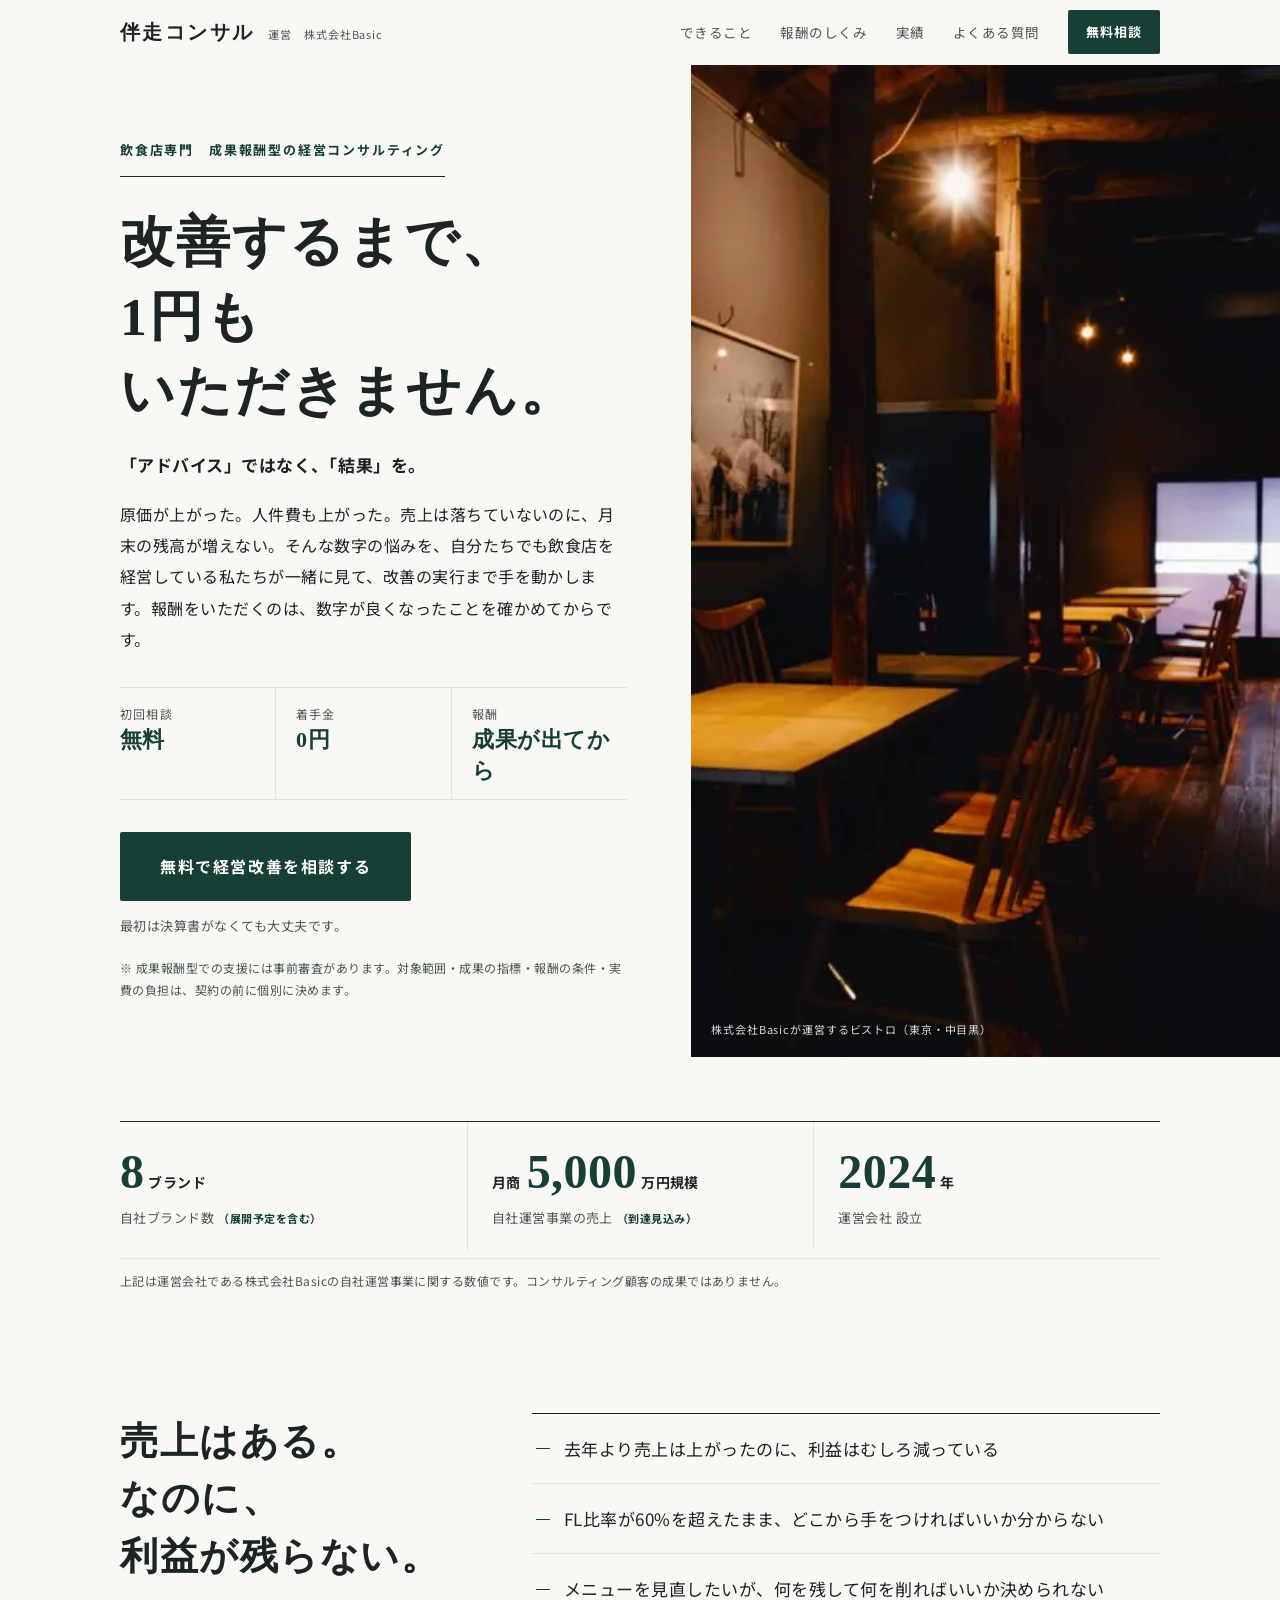
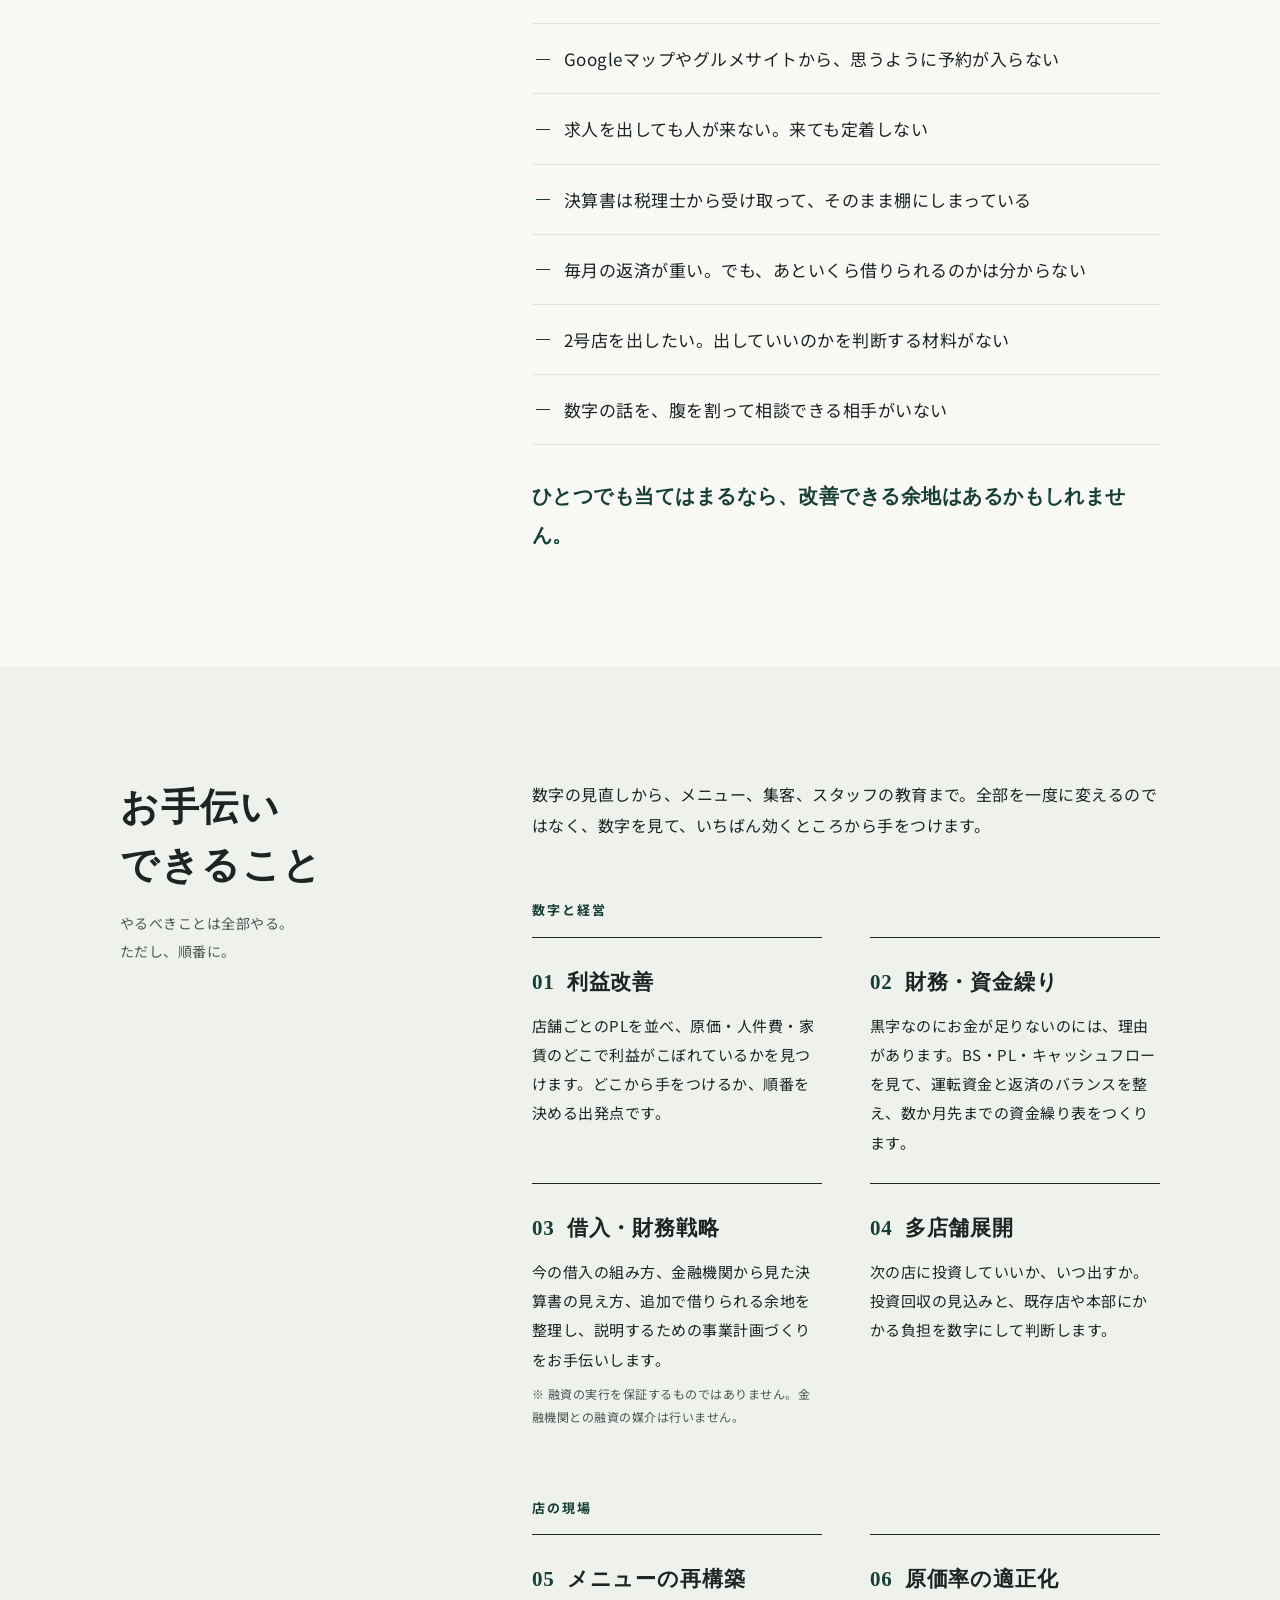
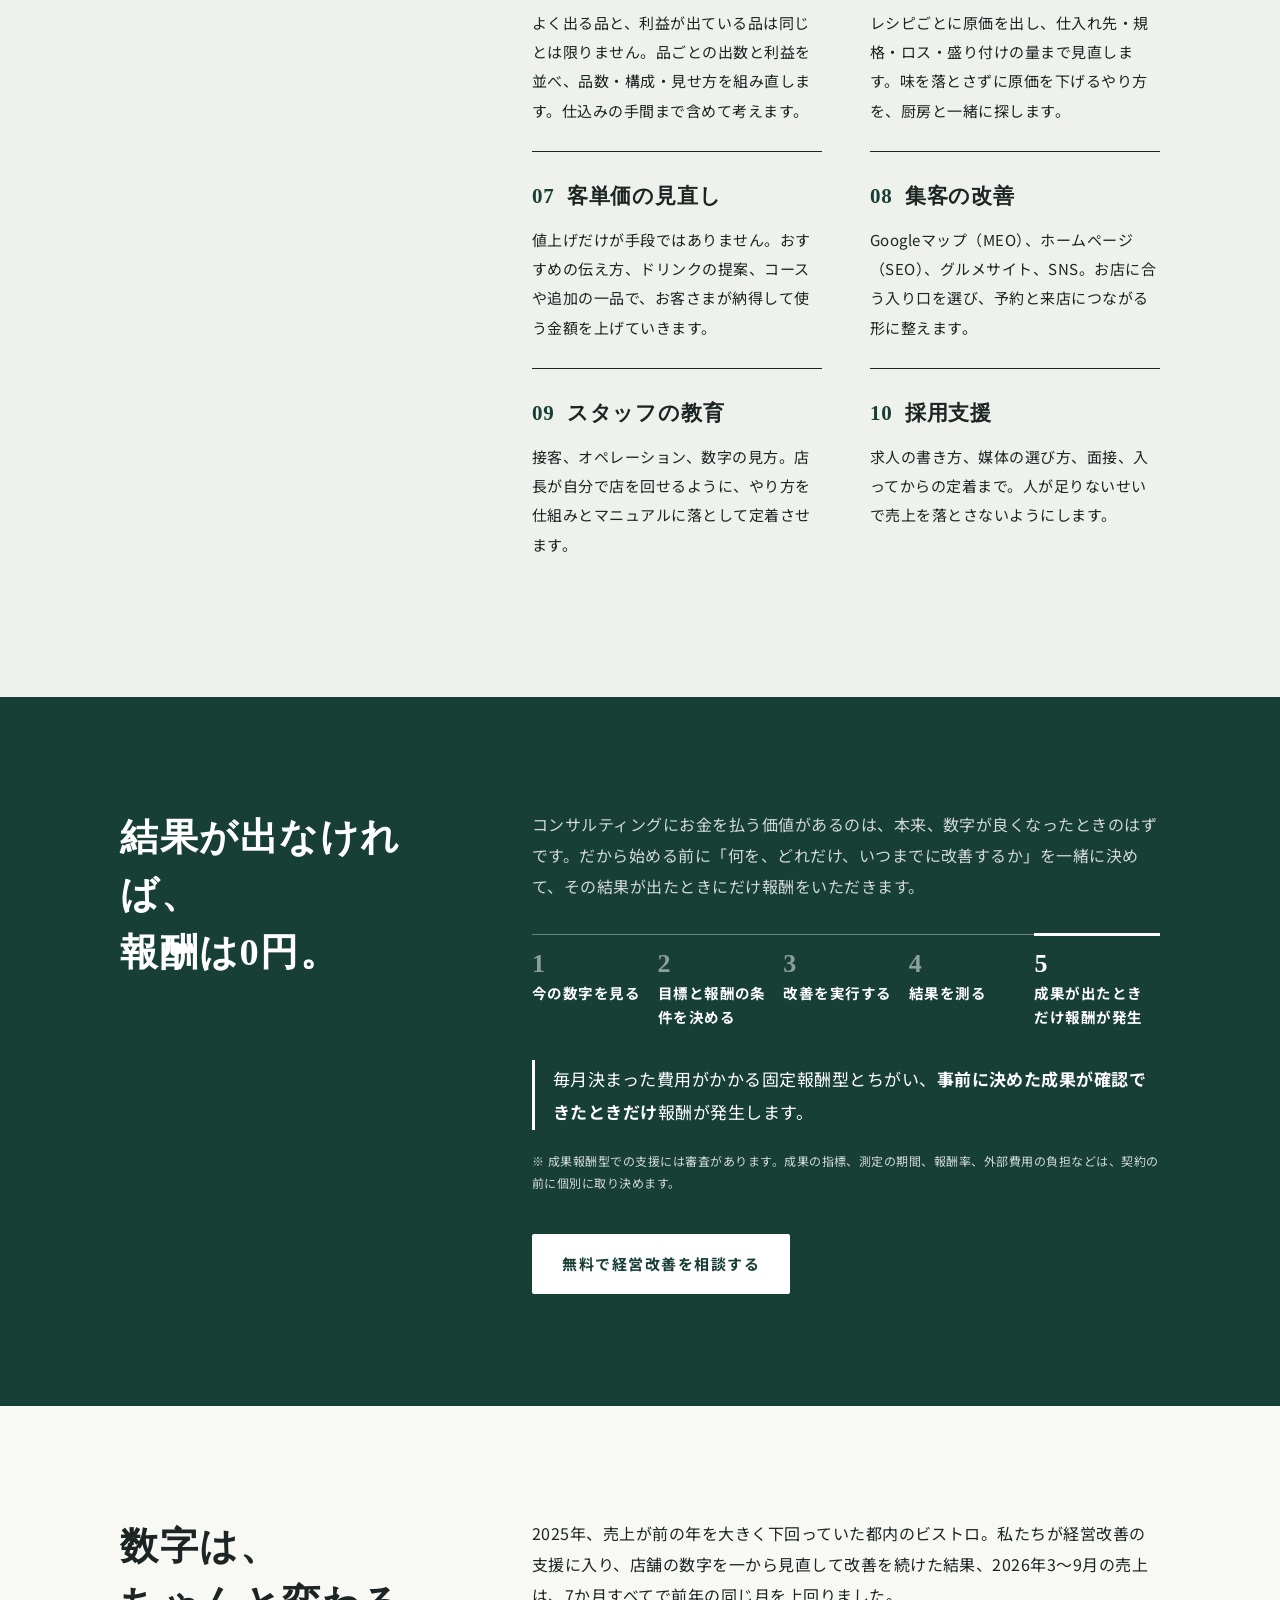
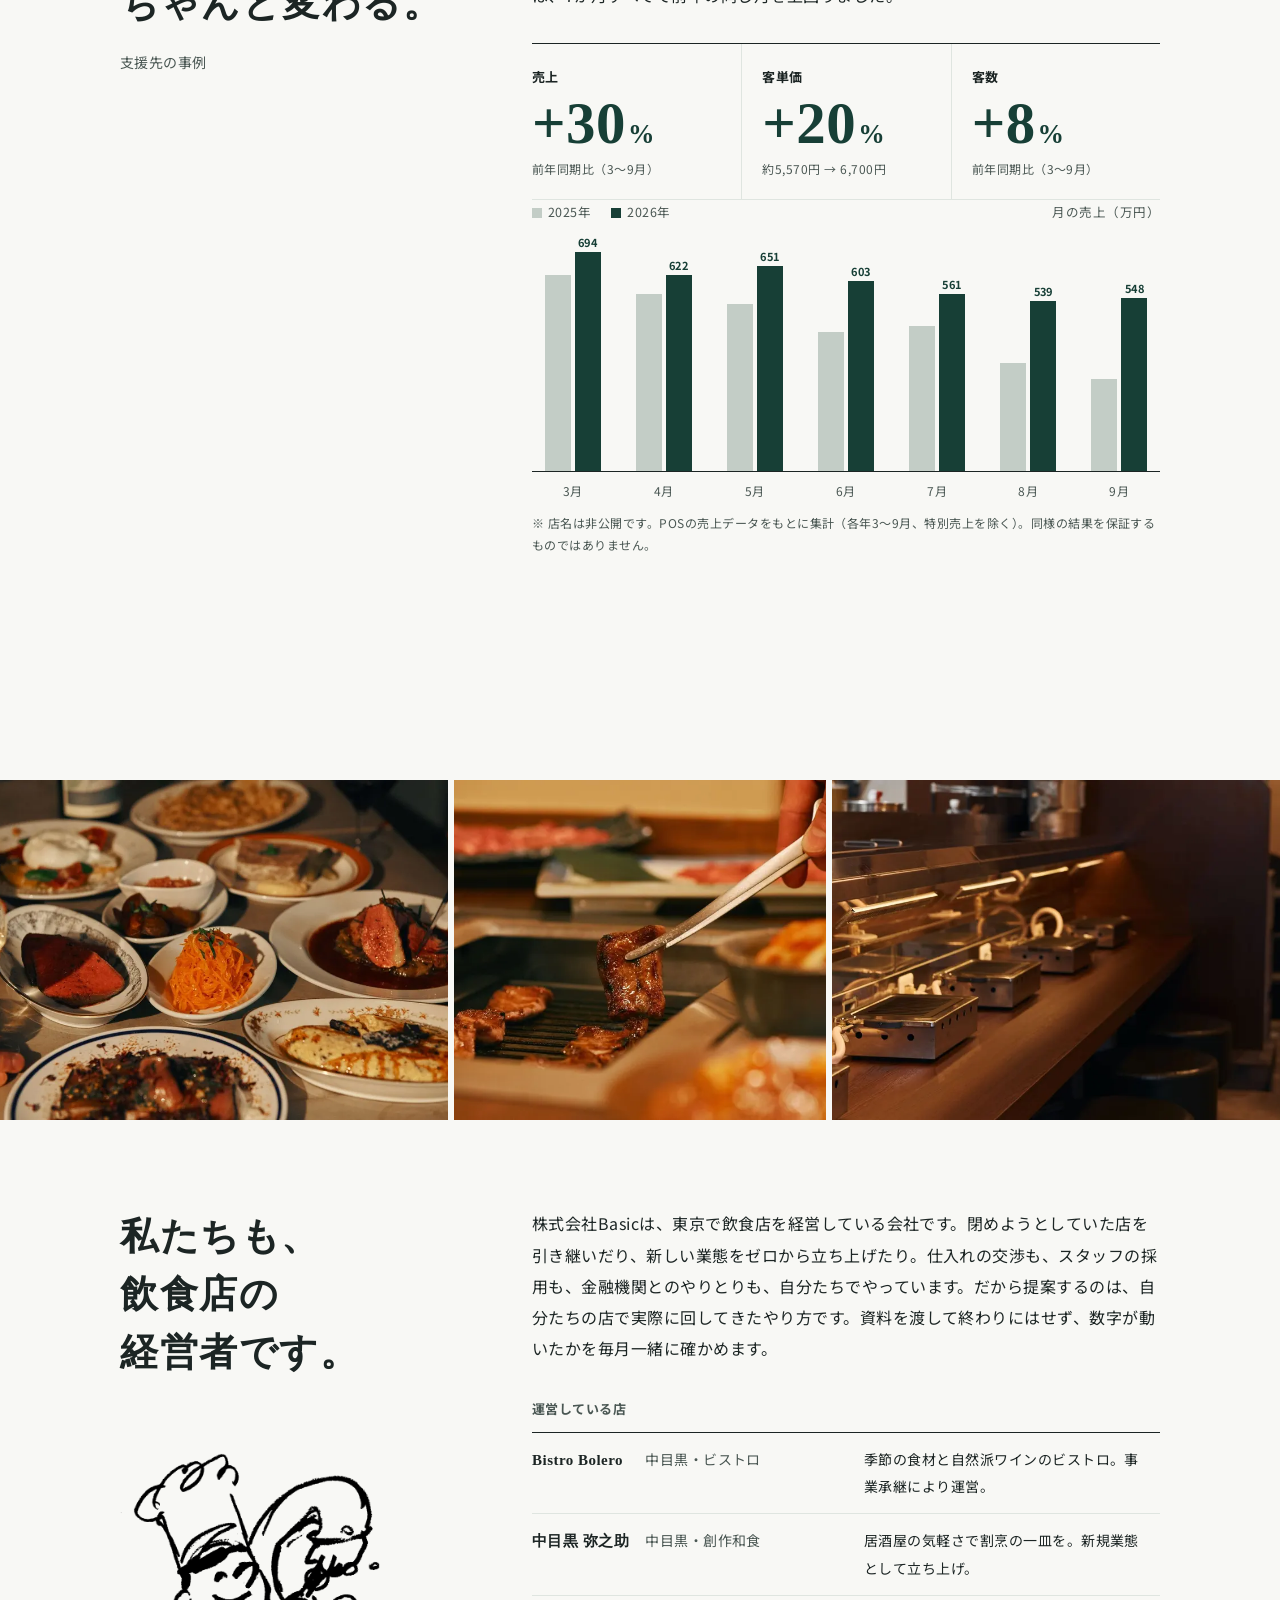
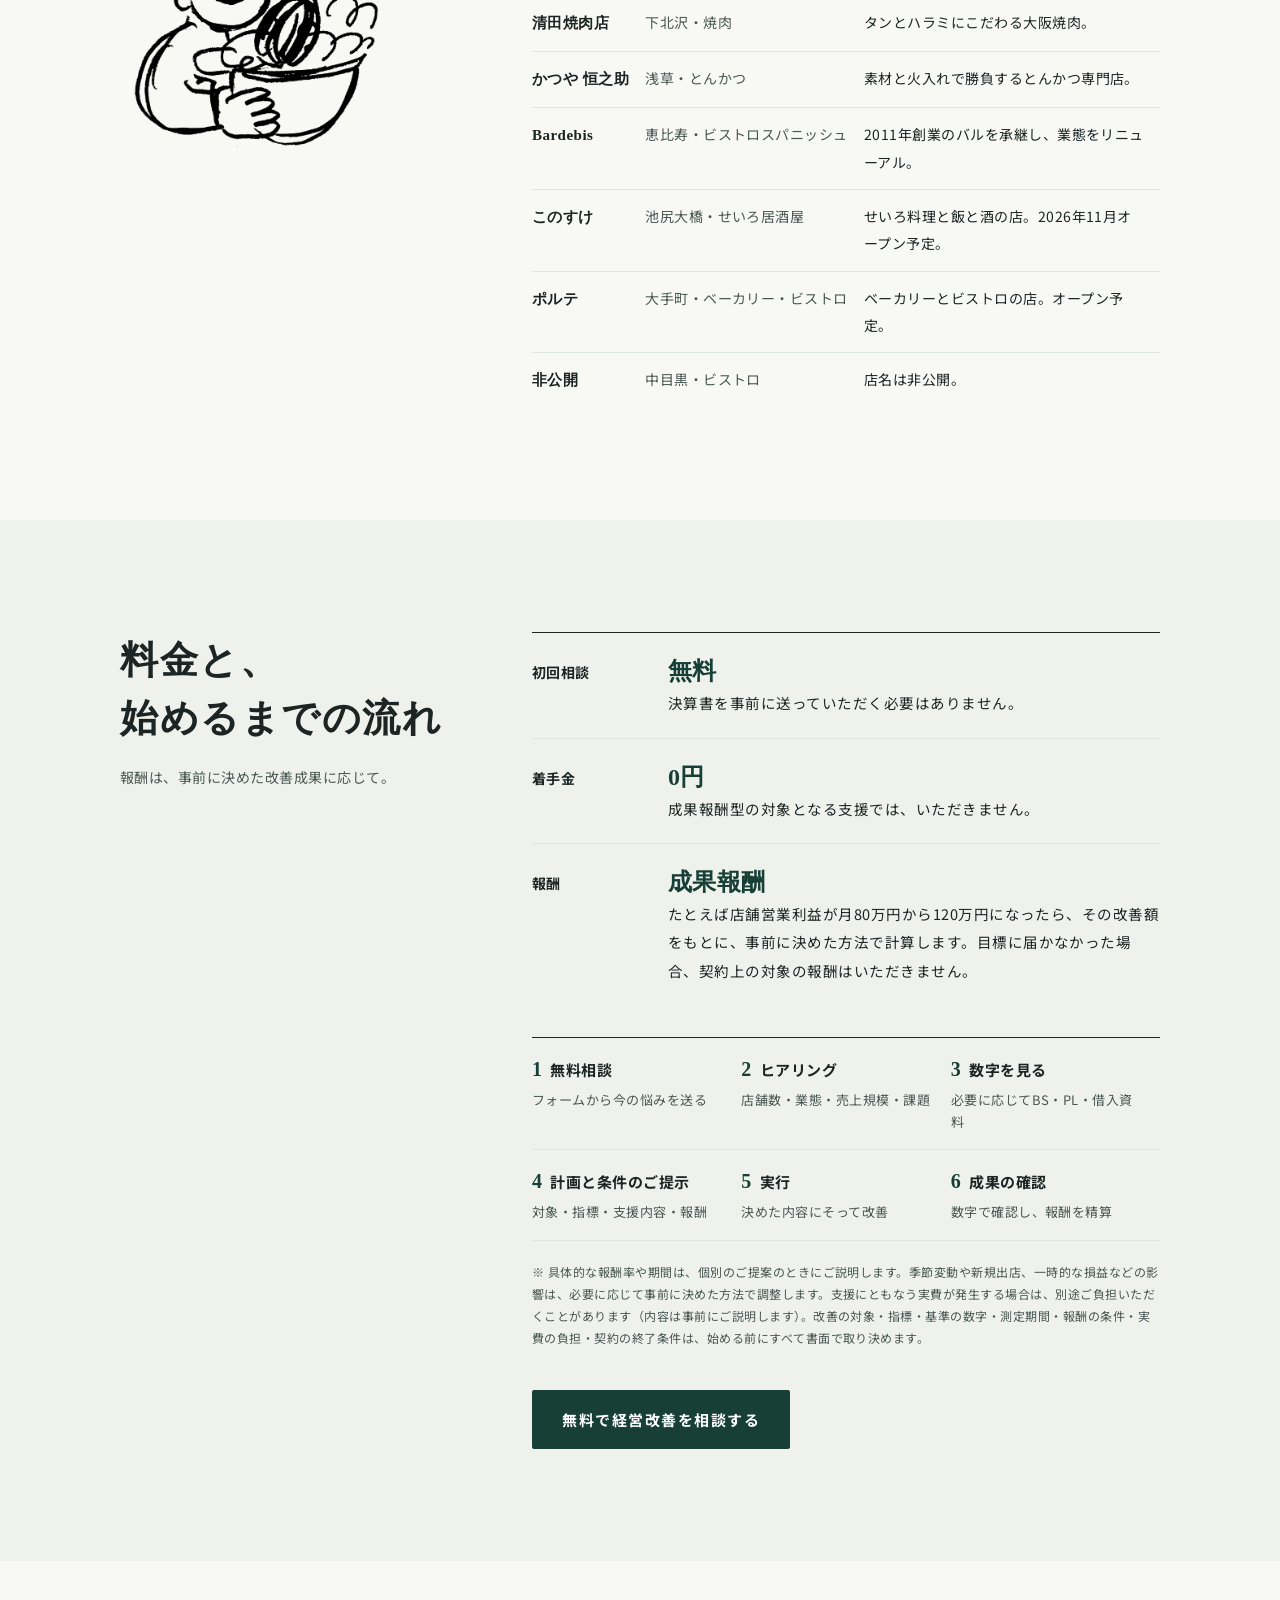
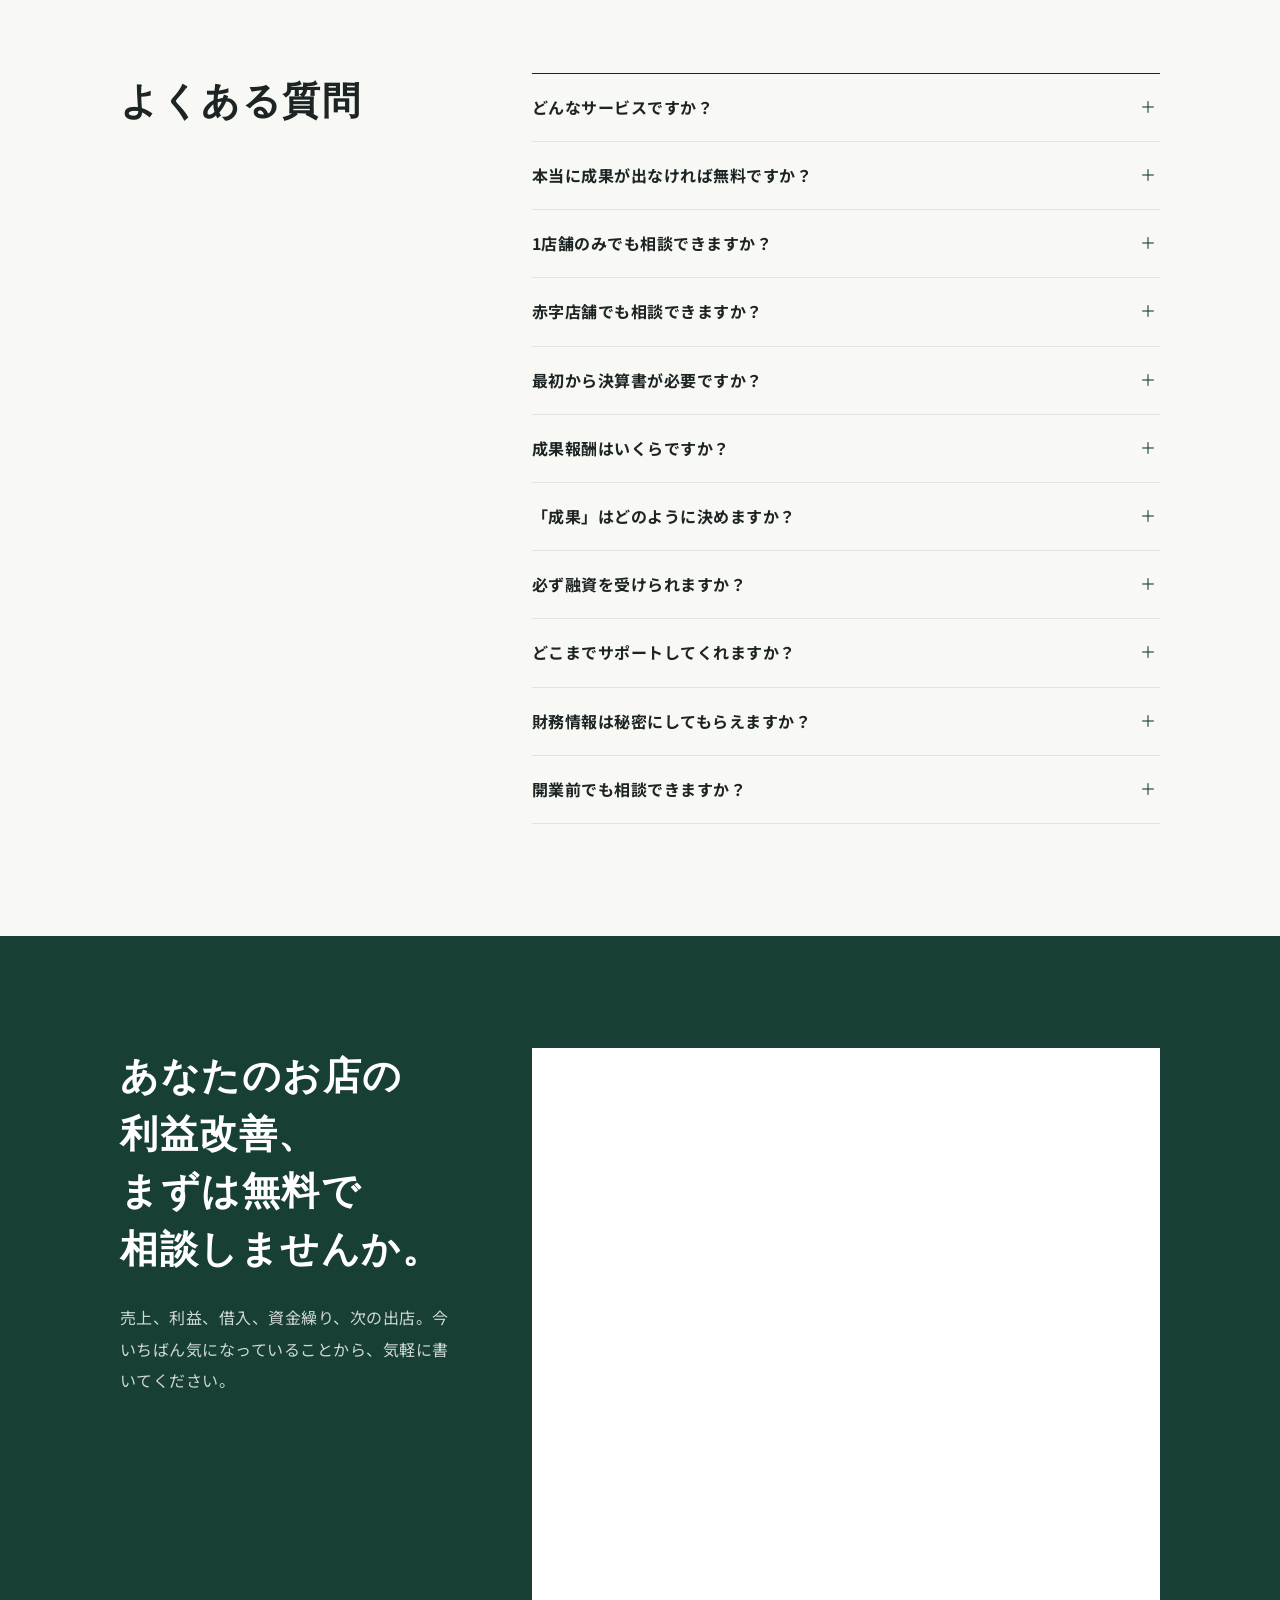
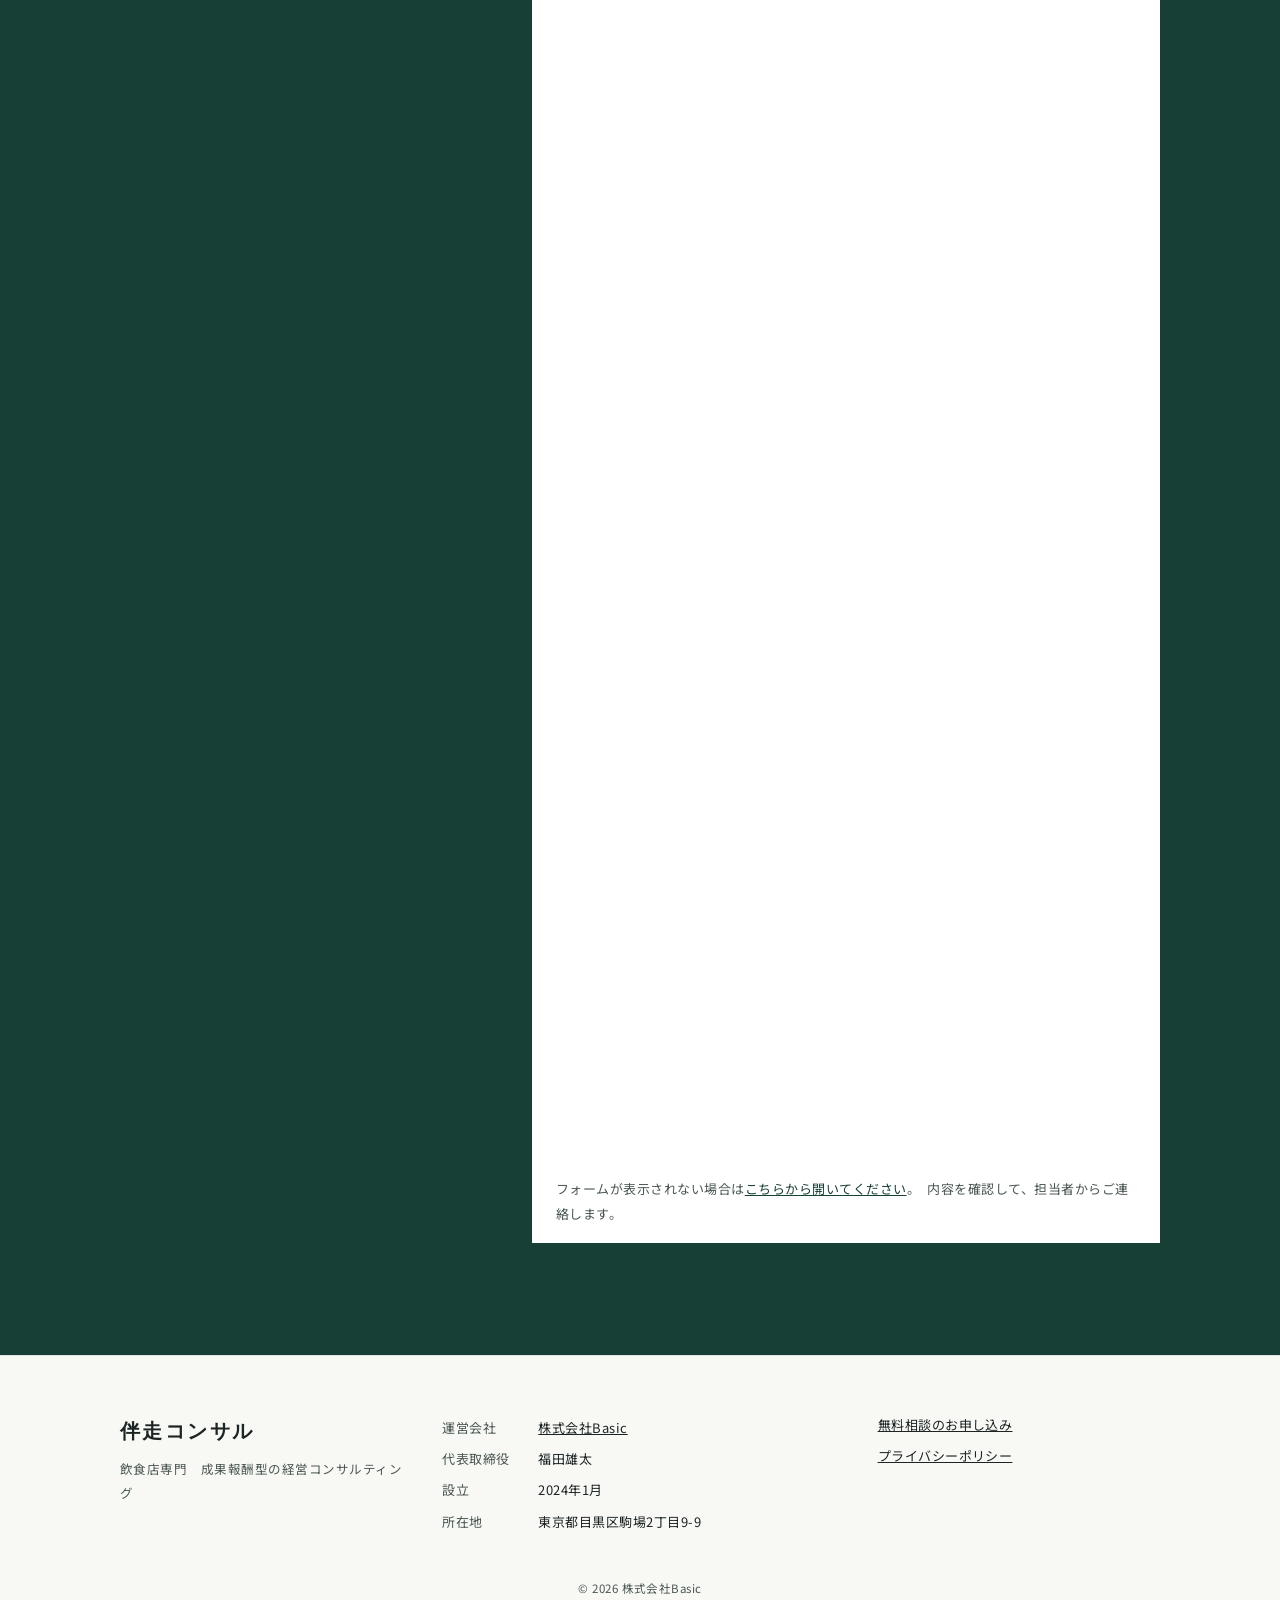
<file: consulting/index.html>
<!DOCTYPE html>
<html lang="ja">
<head>
  <meta charset="UTF-8">
  <meta name="viewport" content="width=device-width, initial-scale=1">
  <title>飲食店の経営改善・利益改善コンサル｜完全成果報酬型【伴走コンサル】</title>
  <meta name="description" content="飲食店専門の成果報酬型経営コンサルティング。利益改善、資金繰り、借入戦略、多店舗展開から、メニュー・原価・客単価・集客・スタッフ教育・採用まで支援。実際に飲食店を運営する経営会社が、分析から実行まで伴走します。初回相談無料。">
  <link rel="canonical" href="https://www.basic-fnb.com/consulting/">
  <meta name="robots" content="index, follow, max-image-preview:large">
  <meta name="theme-color" content="#F8F8F5">

  <meta property="og:type" content="website">
  <meta property="og:site_name" content="伴走コンサル">
  <meta property="og:title" content="改善するまで、1円もいただきません。｜伴走コンサル">
  <meta property="og:description" content="飲食店専門・成果報酬型の経営コンサルティング。自分たちでも飲食店を経営する会社が、分析から改善の実行まで一緒に動きます。初回相談無料・着手金0円。">
  <meta property="og:url" content="https://www.basic-fnb.com/consulting/">
  <meta property="og:image" content="https://www.basic-fnb.com/consulting/assets/og.jpg">
  <meta property="og:image:width" content="1200">
  <meta property="og:image:height" content="630">
  <meta property="og:locale" content="ja_JP">
  <meta name="twitter:card" content="summary_large_image">
  <link rel="icon" href="assets/favicon.svg" type="image/svg+xml">

  <link rel="preconnect" href="https://fonts.googleapis.com">
  <link rel="preconnect" href="https://fonts.gstatic.com" crossorigin>
  <link href="https://fonts.googleapis.com/css2?family=Noto+Sans+JP:wght@400;500;700&family=Shippori+Mincho+B1:wght@600;800&display=swap" rel="stylesheet">
  <link rel="preload" as="image" href="assets/img/room.webp" imagesrcset="assets/img/room-800.webp 900w, assets/img/room.webp 1600w" imagesizes="(max-width: 900px) 100vw, 46vw">
  <link rel="stylesheet" href="assets/styles.css">
  <style>:root{--bg:#F8F8F5;--text:#1C2524;--accent:#173F36;--sub:#4A5753;--border:#DFE5E0;--white:#FFFFFF}</style>

  <script type="application/ld+json">{"@context": "https://schema.org", "@graph": [{"@type": "Organization", "@id": "https://www.basic-fnb.com/#org", "name": "株式会社Basic", "alternateName": "Basic Inc.", "url": "https://www.basic-fnb.com/", "foundingDate": "2024-01", "address": {"@type": "PostalAddress", "streetAddress": "駒場2丁目9-9", "addressLocality": "目黒区", "addressRegion": "東京都", "addressCountry": "JP"}}, {"@type": "ProfessionalService", "@id": "https://www.basic-fnb.com/consulting/#service", "name": "伴走コンサル", "url": "https://www.basic-fnb.com/consulting/", "description": "飲食店専門の成果報酬型経営コンサルティング。店舗別PL・原価・人件費・BS・キャッシュフローを分析し、利益改善、財務・資金繰り改善、借入・財務戦略、多店舗展開に加え、メニューの再構築、原価率の適正化、客単価の見直し、集客（MEO・SEO）、スタッフ教育、採用まで、店舗の現場の改善を実行まで伴走して支援する。", "provider": {"@id": "https://www.basic-fnb.com/#org"}, "areaServed": {"@type": "Country", "name": "日本"}, "audience": {"@type": "BusinessAudience", "audienceType": "飲食店を経営する事業者"}, "serviceType": "飲食店 経営改善コンサルティング", "hasOfferCatalog": {"@type": "OfferCatalog", "name": "提供サービス", "itemListElement": [{"@type": "Offer", "itemOffered": {"@type": "Service", "name": "利益改善"}}, {"@type": "Offer", "itemOffered": {"@type": "Service", "name": "財務・資金繰り改善"}}, {"@type": "Offer", "itemOffered": {"@type": "Service", "name": "借入・財務戦略"}}, {"@type": "Offer", "itemOffered": {"@type": "Service", "name": "多店舗展開支援"}}]}}, {"@type": "WebPage", "@id": "https://www.basic-fnb.com/consulting/", "url": "https://www.basic-fnb.com/consulting/", "inLanguage": "ja", "name": "飲食店の経営改善・利益改善コンサル｜完全成果報酬型【伴走コンサル】", "about": {"@id": "https://www.basic-fnb.com/consulting/#service"}, "publisher": {"@id": "https://www.basic-fnb.com/#org"}}, {"@type": "FAQPage", "@id": "https://www.basic-fnb.com/consulting/#faq", "mainEntity": [{"@type": "Question", "name": "どんなサービスですか？", "acceptedAnswer": {"@type": "Answer", "text": "飲食店を経営する事業者向けの、成果報酬型の経営改善コンサルティングです。店舗別PL・原価・人件費・BS・キャッシュフローの分析から、メニューの再構築、原価率の適正化、客単価の見直し、集客（MEO・SEO）、スタッフ教育、採用まで、数字と現場の両方を、改善の実行まで伴走します。運営は、自社でも複数の飲食ブランドを経営する株式会社Basicです。"}}, {"@type": "Question", "name": "本当に成果が出なければ無料ですか？", "acceptedAnswer": {"@type": "Answer", "text": "成果報酬型の対象となる支援では、契約で定めた成果が確認されなければ、対象のコンサルティング報酬は発生しません。成果報酬型の適用には事前審査があり、適用条件や実費負担については契約前にご説明します。"}}, {"@type": "Question", "name": "1店舗のみでも相談できますか？", "acceptedAnswer": {"@type": "Answer", "text": "はい。現在飲食店を経営されている方であればご相談いただけます。支援の受託可否は、内容を確認したうえで判断します。"}}, {"@type": "Question", "name": "赤字店舗でも相談できますか？", "acceptedAnswer": {"@type": "Answer", "text": "はい。赤字の原因分析や改善の可能性についてご相談いただけます。"}}, {"@type": "Question", "name": "最初から決算書が必要ですか？", "acceptedAnswer": {"@type": "Answer", "text": "初回相談のお申し込みでは必要ありません。詳細な分析が必要な場合には、秘密保持や資料の取り扱いについて確認したうえで、ご提出をお願いすることがあります。"}}, {"@type": "Question", "name": "成果報酬はいくらですか？", "acceptedAnswer": {"@type": "Answer", "text": "課題、改善対象、成果指標、支援範囲によって異なります。契約前に、成果の算定方法と報酬の条件をご説明し、合意したうえで支援を開始します。"}}, {"@type": "Question", "name": "「成果」はどのように決めますか？", "acceptedAnswer": {"@type": "Answer", "text": "支援開始前に、改善対象となる店舗・事業、改善するKPI（店舗営業利益など）、改善前の基準数値、測定期間を合意します。季節変動や新規出店、一時的な損益などの影響は、事前に合意した方法で調整します。"}}, {"@type": "Question", "name": "必ず融資を受けられますか？", "acceptedAnswer": {"@type": "Answer", "text": "融資の実行を保証するサービスではありません。また、金融機関との融資の媒介は行いません。財務状況の分析や資金計画など、経営判断に必要な助言を行います。"}}, {"@type": "Question", "name": "どこまでサポートしてくれますか？", "acceptedAnswer": {"@type": "Answer", "text": "経営状況の分析と改善計画の立案だけでなく、メニューや原価の見直し、集客、スタッフ教育、採用など、店の現場での実行まで伴走します。支援する範囲は、契約で定めます。"}}, {"@type": "Question", "name": "財務情報は秘密にしてもらえますか？", "acceptedAnswer": {"@type": "Answer", "text": "お預かりする情報は、適切な管理のもとで取り扱います。必要に応じて、秘密保持契約の締結についてもご相談いただけます。"}}, {"@type": "Question", "name": "開業前でも相談できますか？", "acceptedAnswer": {"@type": "Answer", "text": "本サービスは、すでに飲食店を経営されている事業者向けです。開業前の方のご相談はお受けしていません。"}}]}]}</script>
  <script async src="https://www.googletagmanager.com/gtag/js?id=G-5CV445LCX0"></script>
  <script>window.dataLayer=window.dataLayer||[];function gtag(){dataLayer.push(arguments);}gtag('js',new Date());gtag('config','G-5CV445LCX0');</script>
</head>
<body>
  <a class="skip" href="#main">本文へスキップ</a>

  <header class="site-header" id="top">
    <div class="wrap header-inner">
      <a class="logo" href="#top" aria-label="伴走コンサル トップへ">
        <span class="logo-name">伴走コンサル</span>
        <span class="logo-by">運営　株式会社Basic</span>
      </a>
      <nav class="header-nav" aria-label="ページ内">
        <a href="#services">できること</a>
        <a href="#how">報酬のしくみ</a>
        <a href="#case">実績</a>
        <a href="#faq">よくある質問</a>
      </nav>
      <a class="btn btn-sm" href="#contact" data-cta="header">無料相談</a>
    </div>
  </header>

  <main id="main">

    <!-- FV -->
    <section class="fv">
      <div class="fv-grid">
        <div class="fv-copy">
          <p class="fv-label">飲食店専門　成果報酬型の経営コンサルティング</p>
          <h1>改善するまで、<br>1円も<br class="sp"><span class="nb">いただきません。</span></h1>
          <p class="fv-sub">「アドバイス」ではなく、「結果」を。</p>
          <p class="fv-lead">原価が上がった。人件費も上がった。売上は落ちていないのに、月末の残高が増えない。そんな数字の悩みを、自分たちでも飲食店を経営している私たちが一緒に見て、改善の実行まで手を動かします。報酬をいただくのは、数字が良くなったことを確かめてからです。</p>
          <dl class="terms">
            <div><dt>初回相談</dt><dd>無料</dd></div>
            <div><dt>着手金</dt><dd>0円</dd></div>
            <div><dt>報酬</dt><dd>成果が出てから</dd></div>
          </dl>
          <div class="cta-block">
            <a class="btn btn-lg" href="#contact" data-cta="fv">無料で経営改善を相談する</a>
            <p class="micro">最初は決算書がなくても大丈夫です。</p>
          </div>
          <p class="fine">※ 成果報酬型での支援には事前審査があります。対象範囲・成果の指標・報酬の条件・実費の負担は、契約の前に個別に決めます。</p>
        </div>
        <figure class="fv-photo">
          <img src="assets/img/room.webp" srcset="assets/img/room-800.webp 900w, assets/img/room.webp 1600w" sizes="(max-width: 900px) 100vw, 46vw" width="1600" height="1067" alt="株式会社Basicが運営するビストロの客席" fetchpriority="high">
          <figcaption>株式会社Basicが運営するビストロ（東京・中目黒）</figcaption>
        </figure>
      </div>

      <div class="wrap">
        <div class="stats" aria-label="運営会社の自社運営事業">
          <div class="stat"><p class="stat-value">8<small>ブランド</small></p><p class="stat-label">自社ブランド数<span class="stat-note">展開予定を含む</span></p></div>
          <div class="stat"><p class="stat-value"><span class="pre">月商</span>5,000<small>万円規模</small></p><p class="stat-label">自社運営事業の売上<span class="stat-note">到達見込み</span></p></div>
          <div class="stat"><p class="stat-value">2024<small>年</small></p><p class="stat-label">運営会社 設立</p></div>
        </div>
        <p class="stats-note">上記は運営会社である株式会社Basicの自社運営事業に関する数値です。コンサルティング顧客の成果ではありません。</p>
      </div>
    </section>

    <!-- 課題 -->
    <section class="section" id="problems" aria-labelledby="h-problems">
      <div class="wrap split">
        <div class="split-head">
          <h2 id="h-problems">売上はある。<br>なのに、<br class="pc">利益が残らない。</h2>
        </div>
        <div class="split-body">
          <ul class="problems">
            <li>去年より売上は上がったのに、利益はむしろ減っている</li>
            <li>FL比率が60%を超えたまま、どこから手をつければいいか分からない</li>
            <li>メニューを見直したいが、何を残して何を削ればいいか決められない</li>
            <li>Googleマップやグルメサイトから、思うように予約が入らない</li>
            <li>求人を出しても人が来ない。来ても定着しない</li>
            <li>決算書は税理士から受け取って、そのまま棚にしまっている</li>
            <li>毎月の返済が重い。でも、あといくら借りられるのかは分からない</li>
            <li>2号店を出したい。出していいのかを判断する材料がない</li>
            <li>数字の話を、腹を割って相談できる相手がいない</li>
          </ul>
          <p class="problems-close">ひとつでも当てはまるなら、改善できる余地はあるかもしれません。</p>
        </div>
      </div>
    </section>

    <!-- できること -->
    <section class="section section-tint" id="services" aria-labelledby="h-services">
      <div class="wrap split">
        <div class="split-head">
          <h2 id="h-services">お手伝い<br class="pc">できること</h2>
          <p class="split-sub">やるべきことは全部やる。<br>ただし、順番に。</p>
        </div>
        <div class="split-body">
          <p class="lead services-lead">数字の見直しから、メニュー、集客、スタッフの教育まで。全部を一度に変えるのではなく、数字を見て、いちばん効くところから手をつけます。</p>
          <div class="services">
            <p class="service-group">数字と経営</p>
            <article class="service">
              <h3><span>01</span>利益改善</h3>
              <p>店舗ごとのPLを並べ、原価・人件費・家賃のどこで利益がこぼれているかを見つけます。どこから手をつけるか、順番を決める出発点です。</p>
            </article>
            <article class="service">
              <h3><span>02</span>財務・資金繰り</h3>
              <p>黒字なのにお金が足りないのには、理由があります。BS・PL・キャッシュフローを見て、運転資金と返済のバランスを整え、数か月先までの資金繰り表をつくります。</p>
            </article>
            <article class="service">
              <h3><span>03</span>借入・財務戦略</h3>
              <p>今の借入の組み方、金融機関から見た決算書の見え方、追加で借りられる余地を整理し、説明するための事業計画づくりをお手伝いします。</p>
              <p class="note">※ 融資の実行を保証するものではありません。金融機関との融資の媒介は行いません。</p>
            </article>
            <article class="service">
              <h3><span>04</span>多店舗展開</h3>
              <p>次の店に投資していいか、いつ出すか。投資回収の見込みと、既存店や本部にかかる負担を数字にして判断します。</p>
            </article>

            <p class="service-group">店の現場</p>
            <article class="service">
              <h3><span>05</span>メニューの再構築</h3>
              <p>よく出る品と、利益が出ている品は同じとは限りません。品ごとの出数と利益を並べ、品数・構成・見せ方を組み直します。仕込みの手間まで含めて考えます。</p>
            </article>
            <article class="service">
              <h3><span>06</span>原価率の適正化</h3>
              <p>レシピごとに原価を出し、仕入れ先・規格・ロス・盛り付けの量まで見直します。味を落とさずに原価を下げるやり方を、厨房と一緒に探します。</p>
            </article>
            <article class="service">
              <h3><span>07</span>客単価の見直し</h3>
              <p>値上げだけが手段ではありません。おすすめの伝え方、ドリンクの提案、コースや追加の一品で、お客さまが納得して使う金額を上げていきます。</p>
            </article>
            <article class="service">
              <h3><span>08</span>集客の改善</h3>
              <p>Googleマップ（MEO）、ホームページ（SEO）、グルメサイト、SNS。お店に合う入り口を選び、予約と来店につながる形に整えます。</p>
            </article>
            <article class="service">
              <h3><span>09</span>スタッフの教育</h3>
              <p>接客、オペレーション、数字の見方。店長が自分で店を回せるように、やり方を仕組みとマニュアルに落として定着させます。</p>
            </article>
            <article class="service">
              <h3><span>10</span>採用支援</h3>
              <p>求人の書き方、媒体の選び方、面接、入ってからの定着まで。人が足りないせいで売上を落とさないようにします。</p>
            </article>
          </div>
        </div>
      </div>
    </section>

    <!-- 報酬のしくみ -->
    <section class="section section-dark" id="how" aria-labelledby="h-how">
      <div class="wrap split">
        <div class="split-head">
          <h2 id="h-how">結果が出なければ、<br>報酬は0円。</h2>
        </div>
        <div class="split-body">
          <p class="lead">コンサルティングにお金を払う価値があるのは、本来、数字が良くなったときのはずです。だから始める前に「何を、どれだけ、いつまでに改善するか」を一緒に決めて、その結果が出たときにだけ報酬をいただきます。</p>
          <ol class="timeline">
            <li><span>1</span>今の数字を見る</li>
            <li><span>2</span>目標と報酬の条件を決める</li>
            <li><span>3</span>改善を実行する</li>
            <li><span>4</span>結果を測る</li>
            <li class="goal"><span>5</span>成果が出たときだけ報酬が発生</li>
          </ol>
          <p class="compare">毎月決まった費用がかかる固定報酬型とちがい、<strong>事前に決めた成果が確認できたときだけ</strong>報酬が発生します。</p>
          <p class="fine">※ 成果報酬型での支援には審査があります。成果の指標、測定の期間、報酬率、外部費用の負担などは、契約の前に個別に取り決めます。</p>
          <a class="btn btn-light" href="#contact" data-cta="how">無料で経営改善を相談する</a>
        </div>
      </div>
    </section>

    <!-- 実績 -->
    <section class="section" id="case" aria-labelledby="h-case">
      <div class="wrap split">
        <div class="split-head">
          <h2 id="h-case">数字は、<br>ちゃんと変わる。</h2>
          <p class="split-sub">支援先の事例</p>
        </div>
        <div class="split-body">
          <p class="lead">2025年、売上が前の年を大きく下回っていた都内のビストロ。私たちが経営改善の支援に入り、店舗の数字を一から見直して改善を続けた結果、2026年3〜9月の売上は、7か月すべてで前年の同じ月を上回りました。</p>
          <div class="case-kpis">
            <div class="kpi"><p class="kpi-l">売上</p><p class="kpi-v">+30<small>%</small></p><p class="kpi-s">前年同期比（3〜9月）</p></div>
            <div class="kpi"><p class="kpi-l">客単価</p><p class="kpi-v">+20<small>%</small></p><p class="kpi-s">約5,570円 → 6,700円</p></div>
            <div class="kpi"><p class="kpi-l">客数</p><p class="kpi-v">+8<small>%</small></p><p class="kpi-s">前年同期比（3〜9月）</p></div>
          </div>
          <figure class="case-chart">
            <figcaption><span><i class="lg lg-before"></i>2025年</span><span><i class="lg lg-after"></i>2026年</span><span class="unit">月の売上（万円）</span></figcaption>
            <div class="months" role="img" aria-label="月ごとの売上。3月 622万円→694万円、4月 562万円→622万円、5月 528万円→651万円、6月 440万円→603万円、7月 460万円→561万円、8月 342万円→539万円、9月 293万円→548万円">
              <div class="m"><div class="m-bars"><span class="b0" style="--h:89.6%" title="2025年 3月 622万円"></span><span class="b1" style="--h:100.0%" title="2026年 3月 694万円"><em>694</em></span></div><p>3月</p></div>
              <div class="m"><div class="m-bars"><span class="b0" style="--h:81.0%" title="2025年 4月 562万円"></span><span class="b1" style="--h:89.6%" title="2026年 4月 622万円"><em>622</em></span></div><p>4月</p></div>
              <div class="m"><div class="m-bars"><span class="b0" style="--h:76.1%" title="2025年 5月 528万円"></span><span class="b1" style="--h:93.8%" title="2026年 5月 651万円"><em>651</em></span></div><p>5月</p></div>
              <div class="m"><div class="m-bars"><span class="b0" style="--h:63.4%" title="2025年 6月 440万円"></span><span class="b1" style="--h:86.9%" title="2026年 6月 603万円"><em>603</em></span></div><p>6月</p></div>
              <div class="m"><div class="m-bars"><span class="b0" style="--h:66.3%" title="2025年 7月 460万円"></span><span class="b1" style="--h:80.8%" title="2026年 7月 561万円"><em>561</em></span></div><p>7月</p></div>
              <div class="m"><div class="m-bars"><span class="b0" style="--h:49.3%" title="2025年 8月 342万円"></span><span class="b1" style="--h:77.7%" title="2026年 8月 539万円"><em>539</em></span></div><p>8月</p></div>
              <div class="m"><div class="m-bars"><span class="b0" style="--h:42.2%" title="2025年 9月 293万円"></span><span class="b1" style="--h:79.0%" title="2026年 9月 548万円"><em>548</em></span></div><p>9月</p></div>
            </div>
          </figure>
          <p class="fine">※ 店名は非公開です。POSの売上データをもとに集計（各年3〜9月、特別売上を除く）。同様の結果を保証するものではありません。</p>
        </div>
      </div>
    </section>

    <!-- 私たちについて -->
    <section class="section" id="about" aria-labelledby="h-about">
      <div class="photo-strip">
        <img src="assets/img/table-800.webp" width="900" height="600" alt="自社運営のビストロのテーブルに並ぶ料理" loading="lazy">
        <img src="assets/img/kitchen-800.webp" width="800" height="534" alt="自社運営の焼肉店で肉を焼くスタッフ" loading="lazy">
        <img src="assets/img/counter-800.webp" width="900" height="600" alt="自社運営の焼肉店のカウンター席" loading="lazy">
      </div>
      <div class="wrap split">
        <div class="split-head">
          <h2 id="h-about">私たちも、<br>飲食店の<br class="pc">経営者です。</h2>
          <img class="about-illust" src="assets/img/chef.webp" width="640" height="725" alt="" loading="lazy">
        </div>
        <div class="split-body">
          <p class="lead">株式会社Basicは、東京で飲食店を経営している会社です。閉めようとしていた店を引き継いだり、新しい業態をゼロから立ち上げたり。仕入れの交渉も、スタッフの採用も、金融機関とのやりとりも、自分たちでやっています。だから提案するのは、自分たちの店で実際に回してきたやり方です。資料を渡して終わりにはせず、数字が動いたかを毎月一緒に確かめます。</p>
          <table class="stores">
            <caption>運営している店</caption>
            <tbody>
              <tr><th scope="row">Bistro Bolero</th><td>中目黒・ビストロ</td><td>季節の食材と自然派ワインのビストロ。事業承継により運営。</td></tr>
              <tr><th scope="row">中目黒 弥之助</th><td>中目黒・創作和食</td><td>居酒屋の気軽さで割烹の一皿を。新規業態として立ち上げ。</td></tr>
              <tr><th scope="row">清田焼肉店</th><td>下北沢・焼肉</td><td>タンとハラミにこだわる大阪焼肉。</td></tr>
              <tr><th scope="row">かつや 恒之助</th><td>浅草・とんかつ</td><td>素材と火入れで勝負するとんかつ専門店。</td></tr>
              <tr><th scope="row">Bardebis</th><td>恵比寿・ビストロスパニッシュ</td><td>2011年創業のバルを承継し、業態をリニューアル。</td></tr>
              <tr><th scope="row">このすけ</th><td>池尻大橋・せいろ居酒屋</td><td>せいろ料理と飯と酒の店。2026年11月オープン予定。</td></tr>
              <tr><th scope="row">ポルテ</th><td>大手町・ベーカリー・ビストロ</td><td>ベーカリーとビストロの店。オープン予定。</td></tr>
              <tr><th scope="row">非公開</th><td>中目黒・ビストロ</td><td>店名は非公開。</td></tr>
            </tbody>
          </table>
        </div>
      </div>
    </section>

    <!-- 料金と流れ -->
    <section class="section section-tint" id="pricing" aria-labelledby="h-pricing">
      <div class="wrap split">
        <div class="split-head">
          <h2 id="h-pricing">料金と、<br>始めるまでの流れ</h2>
          <p class="split-sub">報酬は、事前に決めた改善成果に応じて。</p>
        </div>
        <div class="split-body">
          <dl class="fees">
            <div><dt>初回相談</dt><dd><strong>無料</strong>決算書を事前に送っていただく必要はありません。</dd></div>
            <div><dt>着手金</dt><dd><strong>0円</strong>成果報酬型の対象となる支援では、いただきません。</dd></div>
            <div><dt>報酬</dt><dd><strong>成果報酬</strong>たとえば店舗営業利益が月80万円から120万円になったら、その改善額をもとに、事前に決めた方法で計算します。目標に届かなかった場合、契約上の対象の報酬はいただきません。</dd></div>
          </dl>
          <ol class="flow">
            <li><b>無料相談</b>フォームから今の悩みを送る</li>
            <li><b>ヒアリング</b>店舗数・業態・売上規模・課題</li>
            <li><b>数字を見る</b>必要に応じてBS・PL・借入資料</li>
            <li><b>計画と条件のご提示</b>対象・指標・支援内容・報酬</li>
            <li><b>実行</b>決めた内容にそって改善</li>
            <li><b>成果の確認</b>数字で確認し、報酬を精算</li>
          </ol>
          <p class="fine">※ 具体的な報酬率や期間は、個別のご提案のときにご説明します。季節変動や新規出店、一時的な損益などの影響は、必要に応じて事前に決めた方法で調整します。支援にともなう実費が発生する場合は、別途ご負担いただくことがあります（内容は事前にご説明します）。改善の対象・指標・基準の数字・測定期間・報酬の条件・実費の負担・契約の終了条件は、始める前にすべて書面で取り決めます。</p>
          <a class="btn" href="#contact" data-cta="pricing">無料で経営改善を相談する</a>
        </div>
      </div>
    </section>

    <!-- FAQ -->
    <section class="section" id="faq" aria-labelledby="h-faq">
      <div class="wrap split">
        <div class="split-head">
          <h2 id="h-faq">よくある質問</h2>
        </div>
        <div class="split-body">
          <div class="faq">
          <details><summary>どんなサービスですか？</summary><p class="faq-a">飲食店を経営する事業者向けの、成果報酬型の経営改善コンサルティングです。店舗別PL・原価・人件費・BS・キャッシュフローの分析から、メニューの再構築、原価率の適正化、客単価の見直し、集客（MEO・SEO）、スタッフ教育、採用まで、数字と現場の両方を、改善の実行まで伴走します。運営は、自社でも複数の飲食ブランドを経営する株式会社Basicです。</p></details>
          <details><summary>本当に成果が出なければ無料ですか？</summary><p class="faq-a">成果報酬型の対象となる支援では、契約で定めた成果が確認されなければ、対象のコンサルティング報酬は発生しません。成果報酬型の適用には事前審査があり、適用条件や実費負担については契約前にご説明します。</p></details>
          <details><summary>1店舗のみでも相談できますか？</summary><p class="faq-a">はい。現在飲食店を経営されている方であればご相談いただけます。支援の受託可否は、内容を確認したうえで判断します。</p></details>
          <details><summary>赤字店舗でも相談できますか？</summary><p class="faq-a">はい。赤字の原因分析や改善の可能性についてご相談いただけます。</p></details>
          <details><summary>最初から決算書が必要ですか？</summary><p class="faq-a">初回相談のお申し込みでは必要ありません。詳細な分析が必要な場合には、秘密保持や資料の取り扱いについて確認したうえで、ご提出をお願いすることがあります。</p></details>
          <details><summary>成果報酬はいくらですか？</summary><p class="faq-a">課題、改善対象、成果指標、支援範囲によって異なります。契約前に、成果の算定方法と報酬の条件をご説明し、合意したうえで支援を開始します。</p></details>
          <details><summary>「成果」はどのように決めますか？</summary><p class="faq-a">支援開始前に、改善対象となる店舗・事業、改善するKPI（店舗営業利益など）、改善前の基準数値、測定期間を合意します。季節変動や新規出店、一時的な損益などの影響は、事前に合意した方法で調整します。</p></details>
          <details><summary>必ず融資を受けられますか？</summary><p class="faq-a">融資の実行を保証するサービスではありません。また、金融機関との融資の媒介は行いません。財務状況の分析や資金計画など、経営判断に必要な助言を行います。</p></details>
          <details><summary>どこまでサポートしてくれますか？</summary><p class="faq-a">経営状況の分析と改善計画の立案だけでなく、メニューや原価の見直し、集客、スタッフ教育、採用など、店の現場での実行まで伴走します。支援する範囲は、契約で定めます。</p></details>
          <details><summary>財務情報は秘密にしてもらえますか？</summary><p class="faq-a">お預かりする情報は、適切な管理のもとで取り扱います。必要に応じて、秘密保持契約の締結についてもご相談いただけます。</p></details>
          <details><summary>開業前でも相談できますか？</summary><p class="faq-a">本サービスは、すでに飲食店を経営されている事業者向けです。開業前の方のご相談はお受けしていません。</p></details>
          </div>
        </div>
      </div>
    </section>

    <!-- 問い合わせ -->
    <section class="section section-dark" id="contact" aria-labelledby="h-contact">
      <div class="wrap split">
        <div class="split-head contact-head">
          <h2 id="h-contact">あなたのお店の<br>利益改善、<br>まずは無料で<br>相談しませんか。</h2>
          <p class="lead">売上、利益、借入、資金繰り、次の出店。今いちばん気になっていることから、気軽に書いてください。</p>
        </div>
        <div class="split-body">
          <div class="form-card">
            <iframe class="gform" id="gform" src="https://docs.google.com/forms/d/e/1FAIpQLSdUPplvT2EH5ND_AvBoVHGhXfvlolfakJ5XvEmc12RAtHBezQ/viewform?embedded=true" title="無料相談の申し込みフォーム" loading="lazy">読み込んでいます…</iframe>
            <p class="micro gform-fallback">フォームが表示されない場合は<a href="https://docs.google.com/forms/d/e/1FAIpQLSdUPplvT2EH5ND_AvBoVHGhXfvlolfakJ5XvEmc12RAtHBezQ/viewform" target="_blank" rel="noopener" data-cta="form_newtab">こちらから開いてください</a>。　内容を確認して、担当者からご連絡します。</p>
          </div>
        </div>
      </div>
    </section>
  </main>

  <footer class="site-footer">
    <div class="wrap footer-grid">
      <div>
        <p class="logo-name">伴走コンサル</p>
        <p class="footer-desc">飲食店専門　成果報酬型の経営コンサルティング</p>
      </div>
      <dl class="footer-company">
        <div><dt>運営会社</dt><dd><a href="https://www.basic-fnb.com/" target="_blank" rel="noopener">株式会社Basic</a></dd></div>
        <div><dt>代表取締役</dt><dd>福田雄太</dd></div>
        <div><dt>設立</dt><dd>2024年1月</dd></div>
        <div><dt>所在地</dt><dd>東京都目黒区駒場2丁目9-9</dd></div>
      </dl>
      <nav class="footer-links" aria-label="フッター">
        <a href="#contact">無料相談のお申し込み</a>
        <a href="https://www.basic-fnb.com/privacy" target="_blank" rel="noopener">プライバシーポリシー</a>
      </nav>
    </div>
    <p class="copy">© 2026 株式会社Basic</p>
  </footer>

  <div class="sticky-cta" id="sticky-cta">
    <a class="btn btn-block" href="#contact" data-cta="sticky">無料で相談する</a>
  </div>

  <script>window.LP_CONFIG={"ads_conversion_send_to": ""};</script>
  <script src="assets/main.js" defer></script>
</body>
</html>
</file>
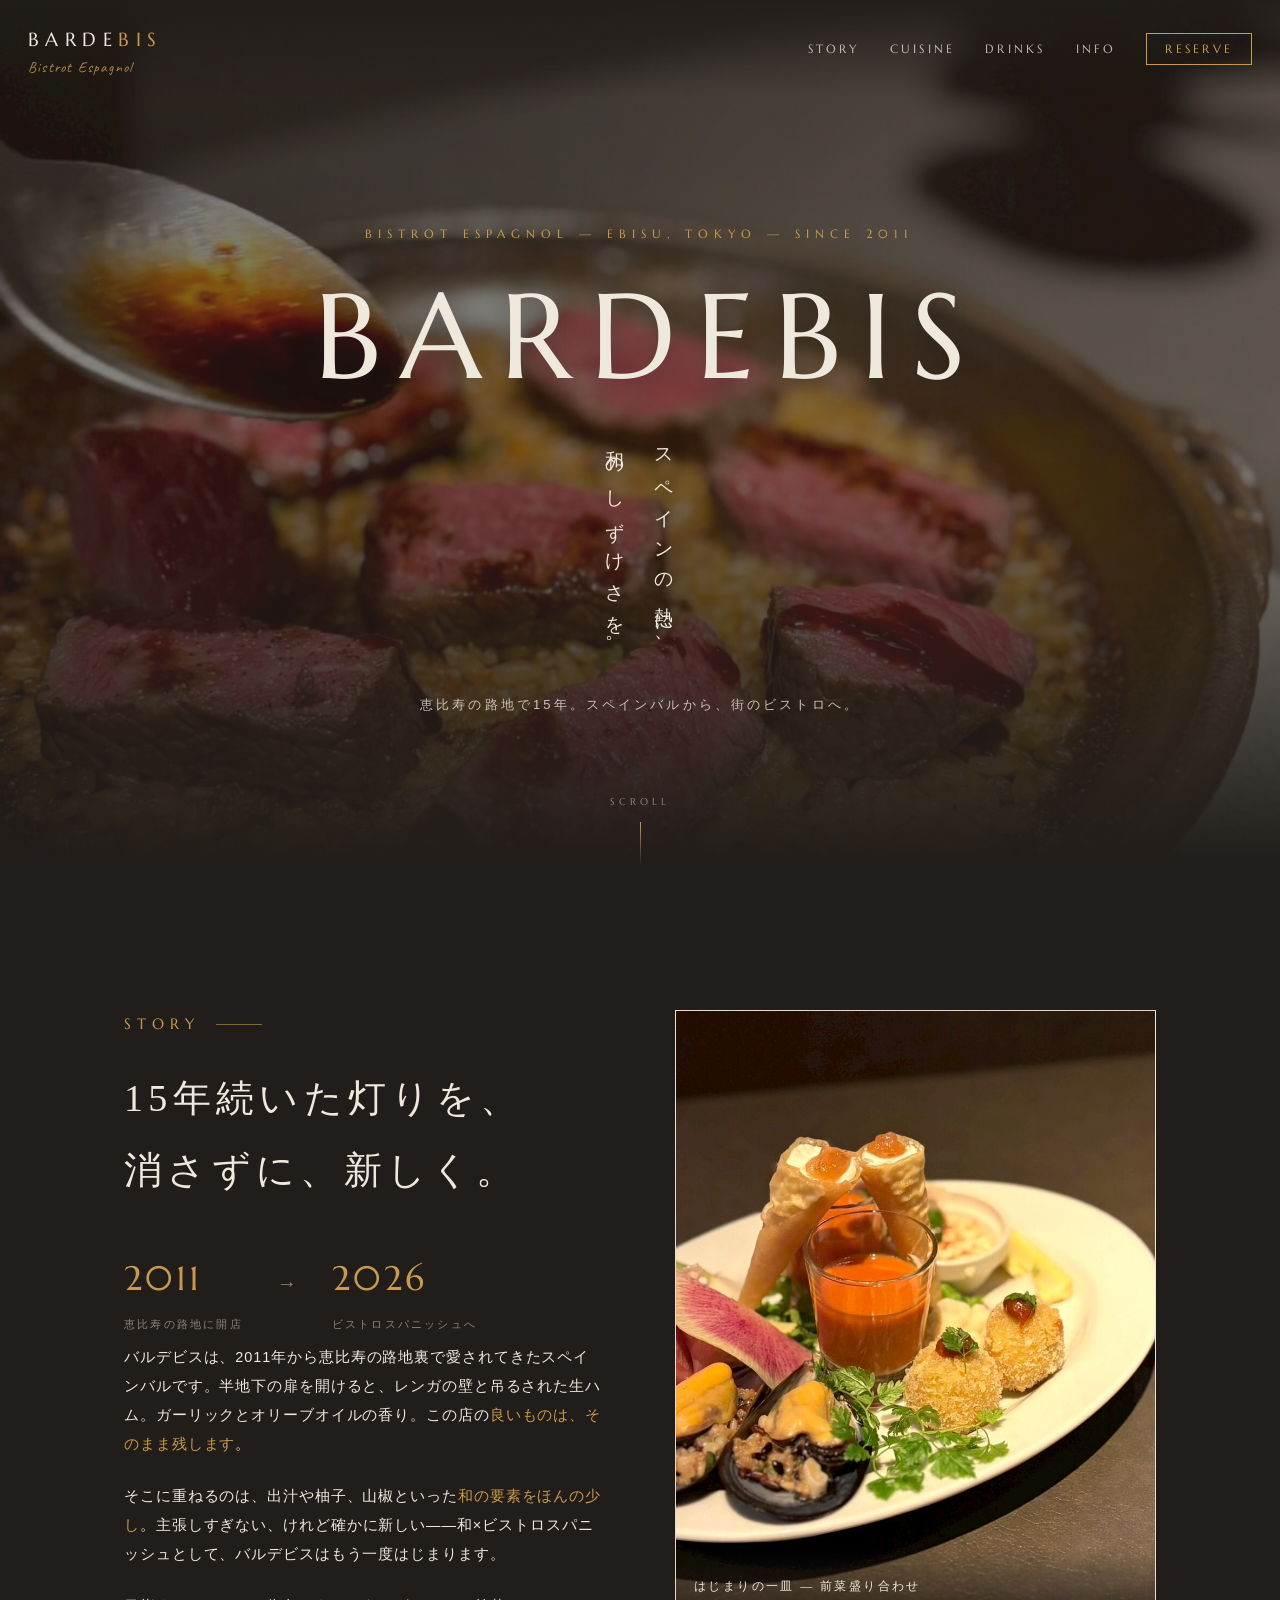
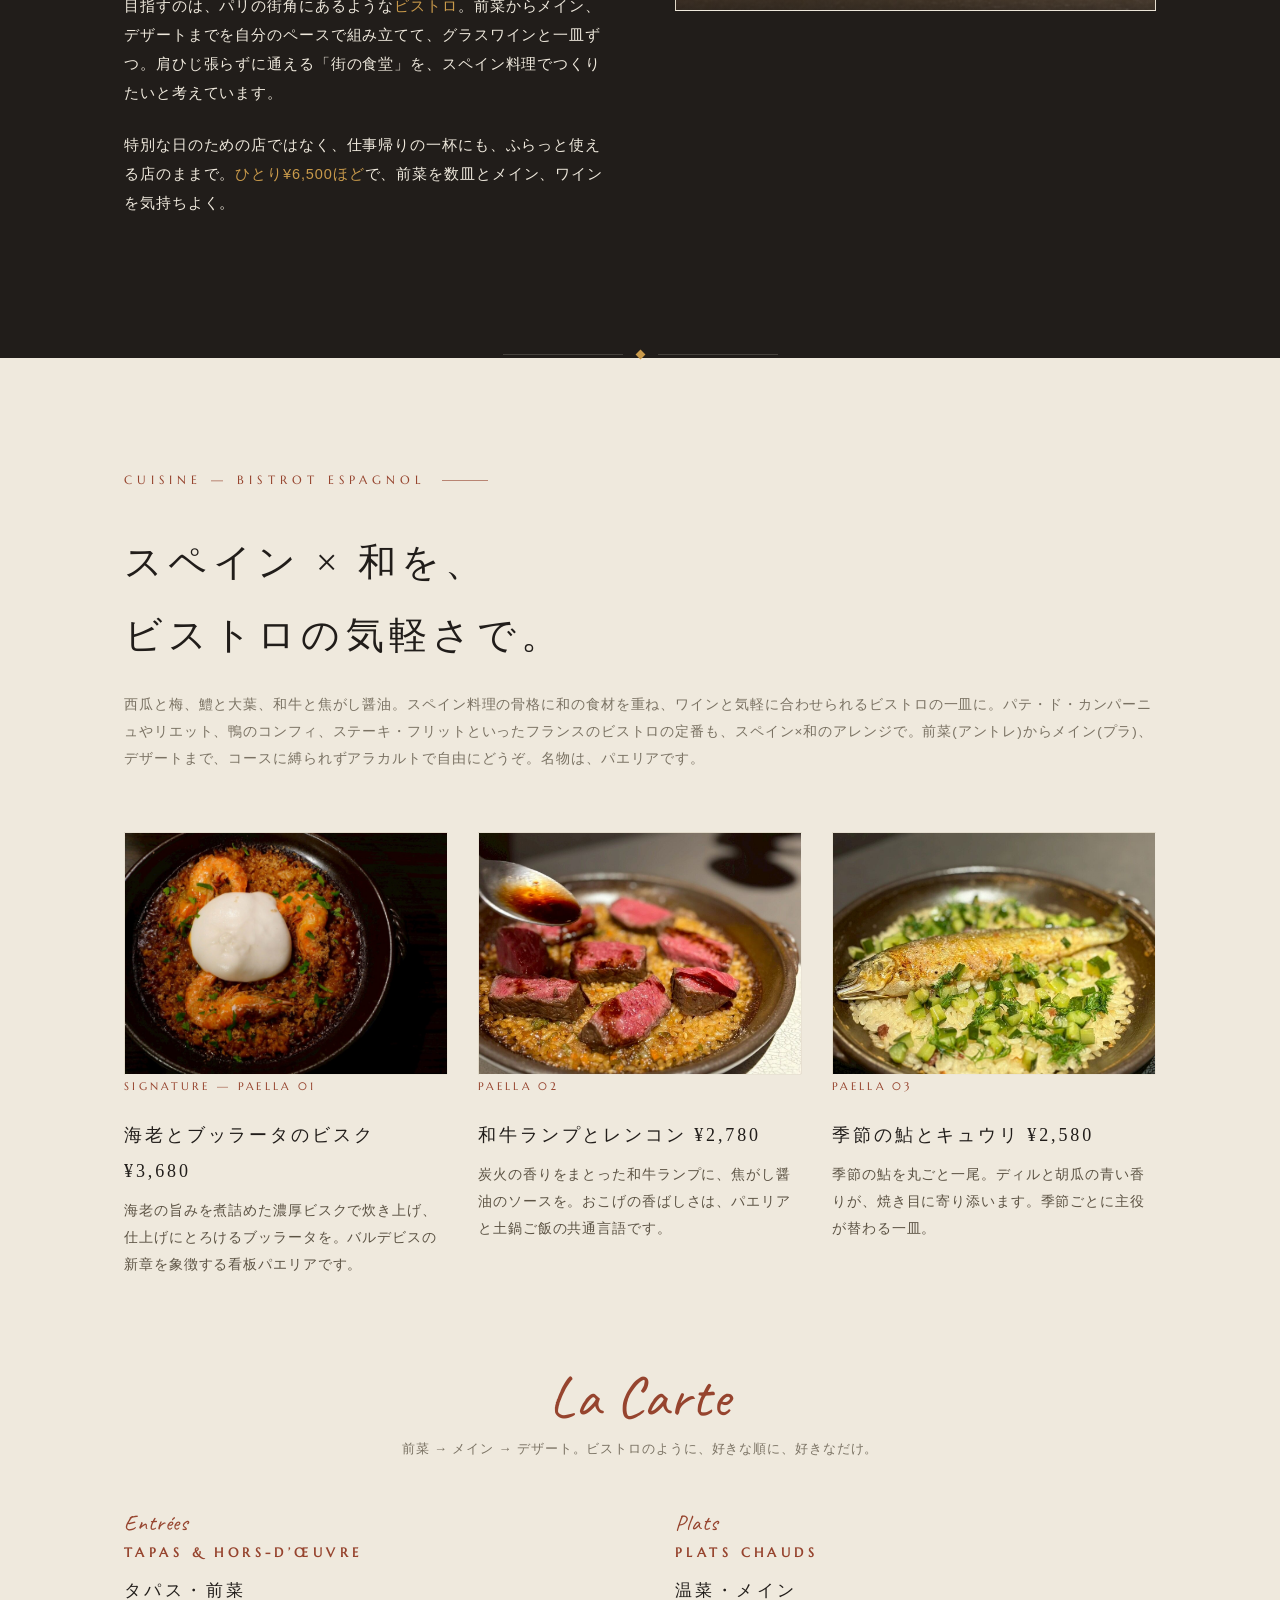
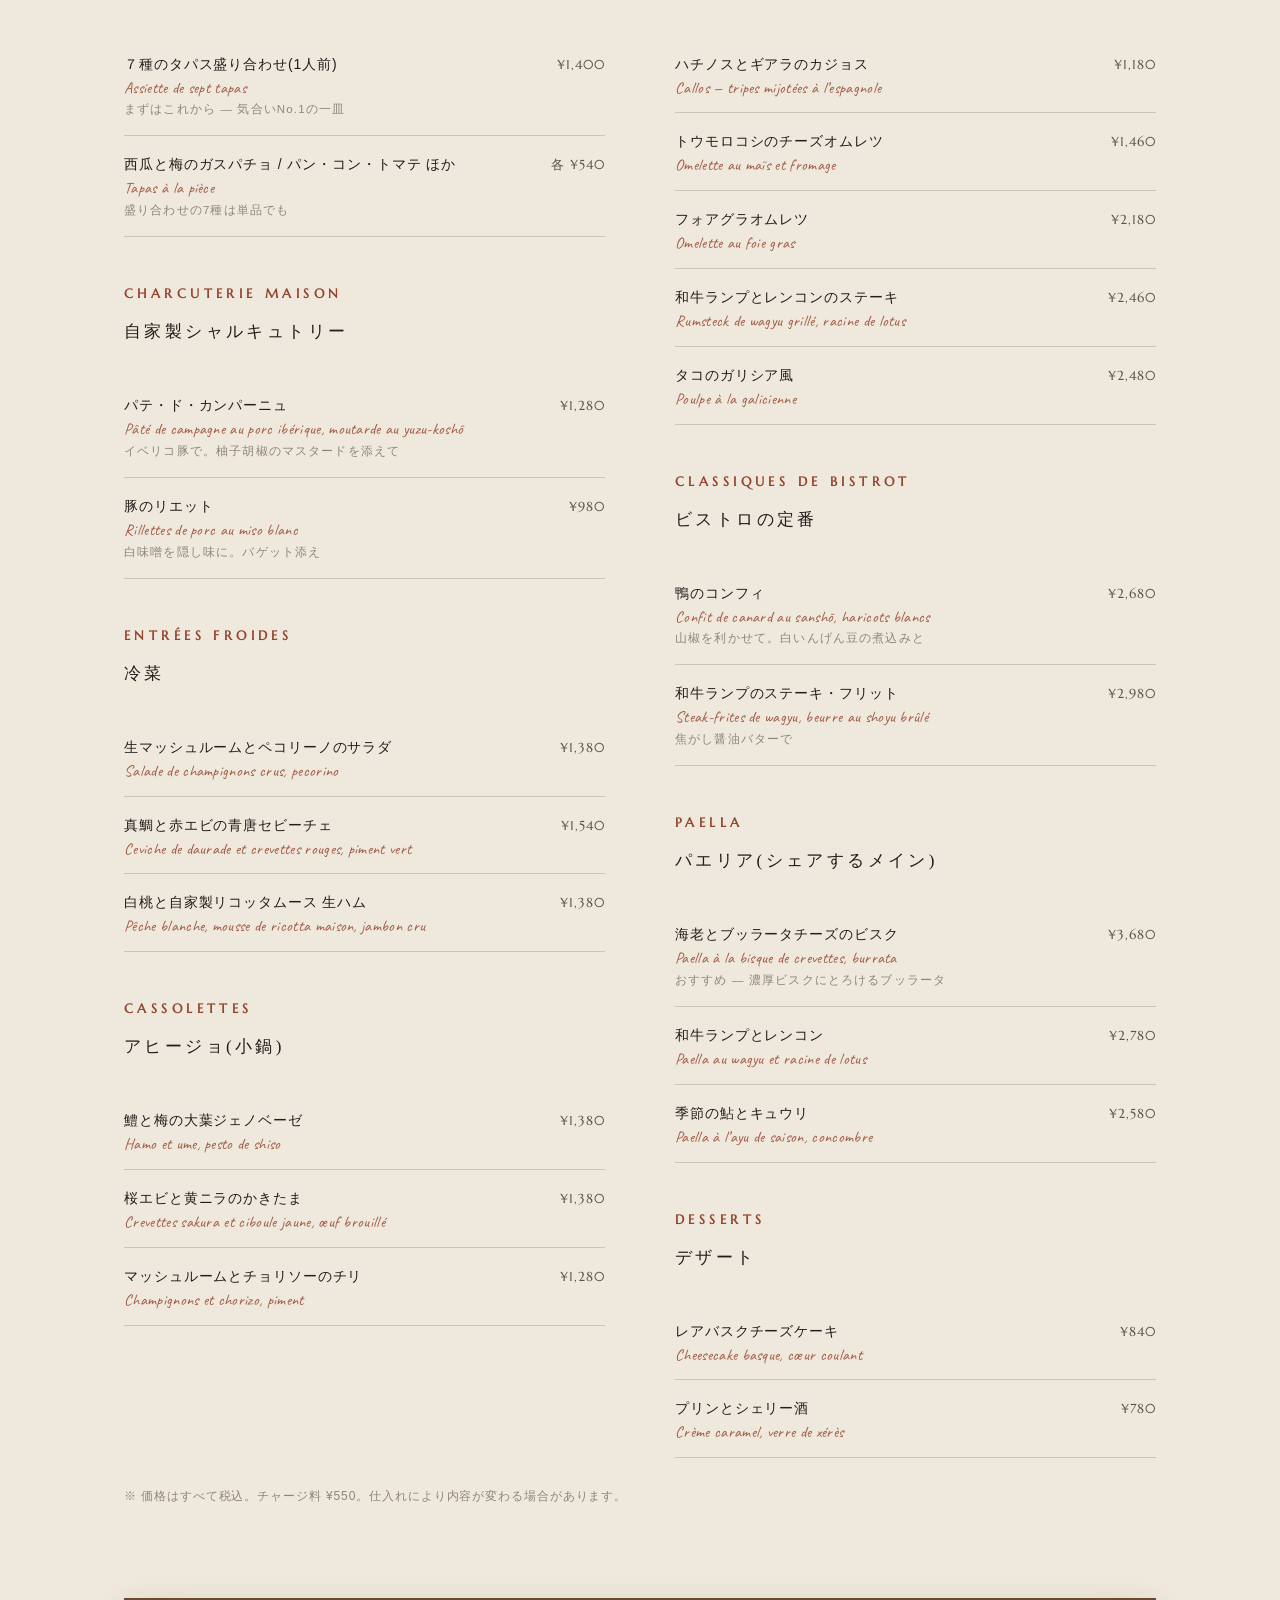
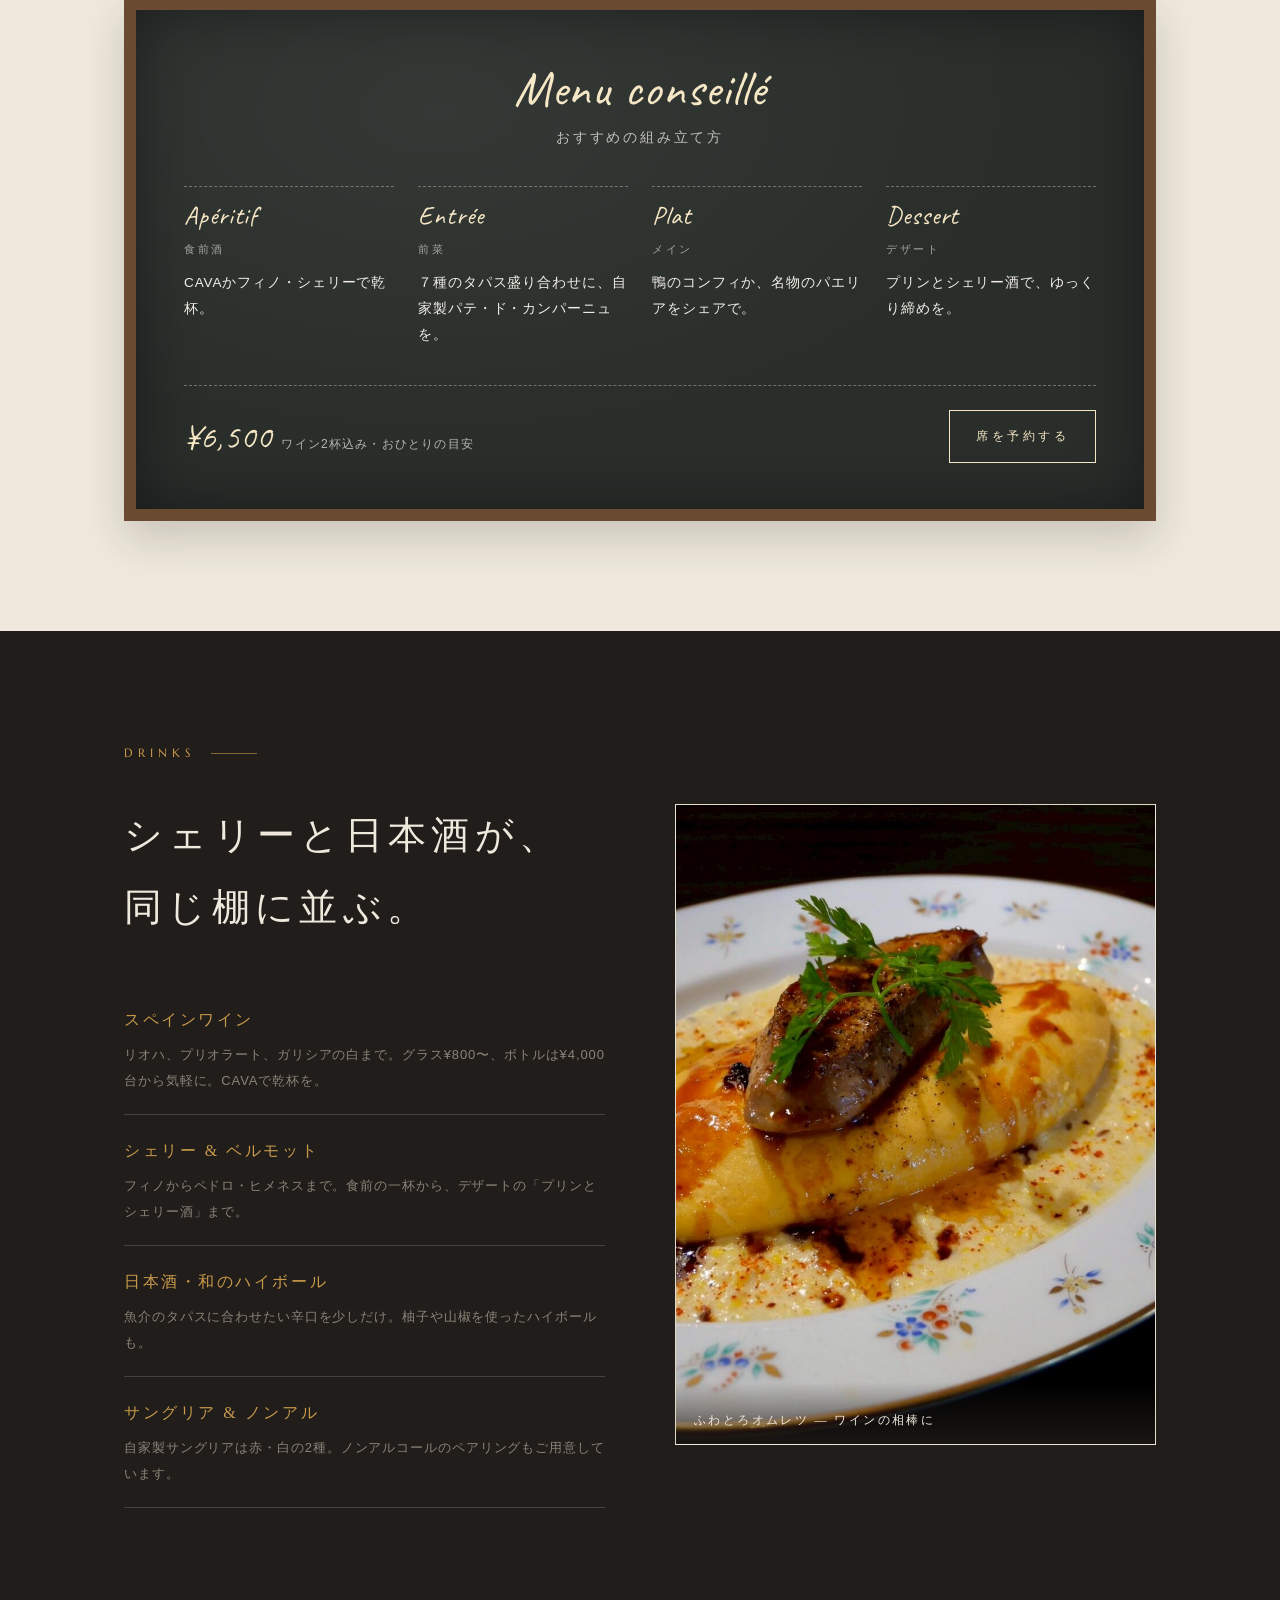
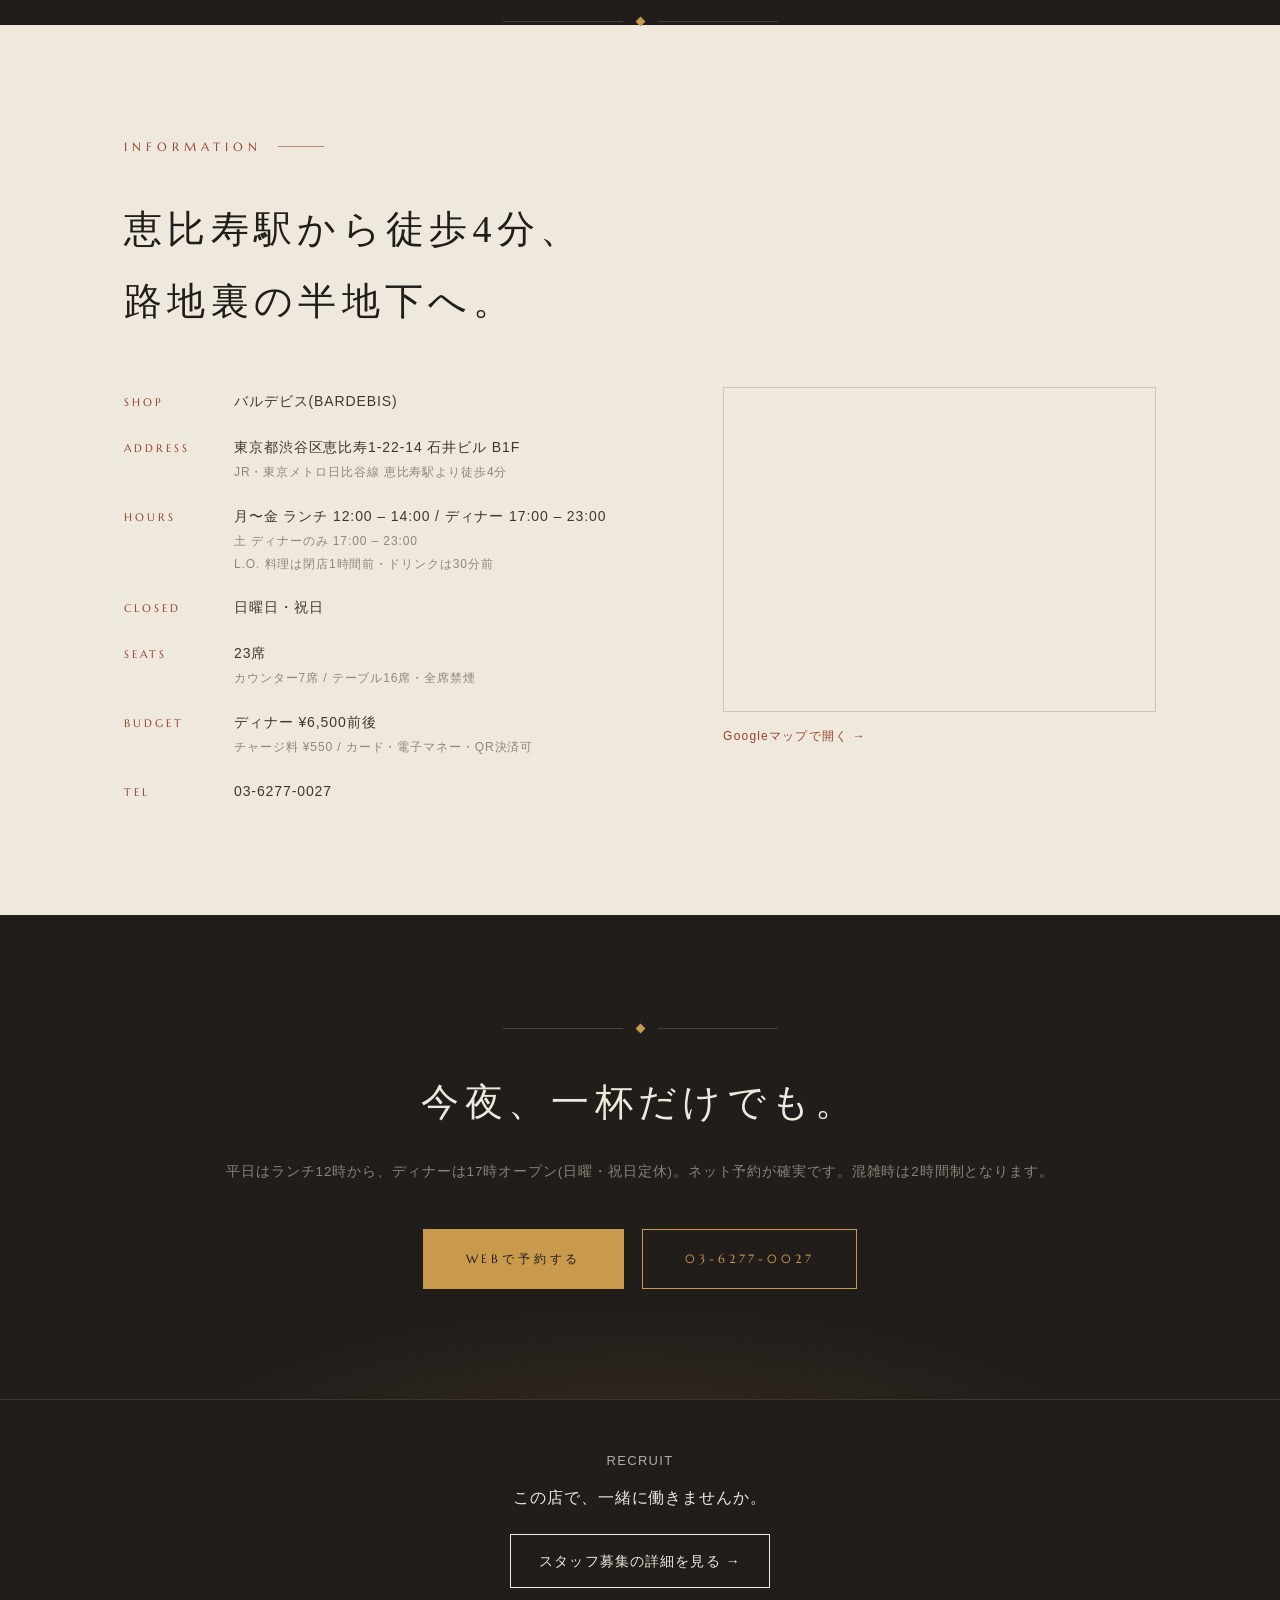
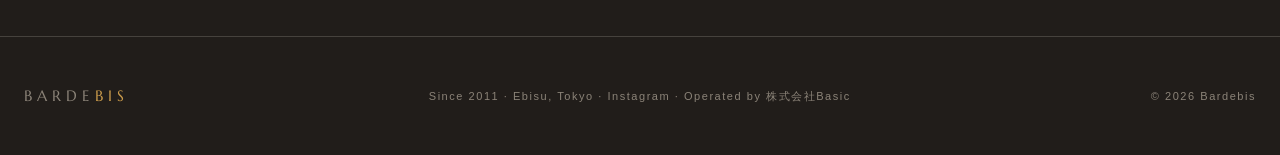
<file: bardebis.html>
<!DOCTYPE html>
<html lang="ja">
<head>
<meta charset="UTF-8">
<meta name="viewport" content="width=device-width, initial-scale=1.0">
<title>Bardebis | バルデビス — 恵比寿 · 和×ビストロスパニッシュ Since 2011</title>
  <!-- Google tag (gtag.js) -->
  <script async src="https://www.googletagmanager.com/gtag/js?id=G-5CV445LCX0"></script>
  <script>
    window.dataLayer = window.dataLayer || [];
    function gtag(){dataLayer.push(arguments);}
    gtag('js', new Date());
    gtag('config', 'G-5CV445LCX0');
  </script>
<meta name="description" content="2011年から恵比寿の路地に灯りをともすスペインバル、バルデビス。良いものはそのままに、和のテイストを少しまとったビストロスパニッシュとして新しく。恵比寿駅徒歩4分。">
<link rel="canonical" href="https://www.basic-fnb.com/bardebis">
<!-- Open Graph -->
<meta property="og:type" content="restaurant">
<meta property="og:title" content="バルデビス | 恵比寿の和×ビストロスパニッシュ Since 2011" id="ogTitle">
<meta property="og:description" content="2011年から恵比寿の路地に灯りをともすスペインバル。和のテイストを少しだけまとって、ビストロスパニッシュへ。恵比寿駅徒歩4分。" id="ogDesc">
<meta property="og:image" content="https://www.basic-fnb.com/src/og/bardebis.jpg">
<meta property="og:url" content="https://www.basic-fnb.com/bardebis">
<meta property="og:site_name" content="バルデビス / BARDEBIS">
<meta property="og:locale" content="ja_JP" id="ogLocale">
<meta property="og:locale:alternate" content="en_US">
<!-- Twitter Card -->
<meta name="twitter:card" content="summary_large_image">
<meta name="twitter:title" content="バルデビス | 恵比寿の和×ビストロスパニッシュ Since 2011" id="twTitle">
<meta name="twitter:description" content="2011年から続く恵比寿の隠れ家スペインバルが、和のテイストを少しだけまとったビストロスパニッシュとしてリニューアル。" id="twDesc">
<meta name="twitter:image" content="https://www.basic-fnb.com/src/og/bardebis.jpg">
<!-- 構造化データ -->
<script type="application/ld+json">
{
  "@context": "https://schema.org",
  "@type": "Restaurant",
  "name": "バルデビス",
  "alternateName": "BARDEBIS",
  "description": "2011年から恵比寿の路地に灯りをともすスペインバル。和のテイストを少しだけ入れたビストロスパニッシュ。",
  "url": "https://www.basic-fnb.com/bardebis",
  "image": "https://www.basic-fnb.com/src/og/bardebis.jpg",
  "address": {
    "@type": "PostalAddress",
    "streetAddress": "恵比寿1-22-14 石井ビル B1F",
    "addressLocality": "渋谷区",
    "addressRegion": "東京都",
    "postalCode": "150-0013",
    "addressCountry": "JP"
  },
  "geo": {
    "@type": "GeoCoordinates",
    "latitude": 35.6463319,
    "longitude": 139.7146037
  },
  "hasMap": "https://maps.google.com/?q=BARDEBIS+恵比寿",
  "telephone": "+81-3-6277-0027",
  "openingHoursSpecification": [
    {
      "@type": "OpeningHoursSpecification",
      "dayOfWeek": ["Monday","Tuesday","Wednesday","Thursday","Friday"],
      "opens": "12:00",
      "closes": "14:00"
    },
    {
      "@type": "OpeningHoursSpecification",
      "dayOfWeek": ["Monday","Tuesday","Wednesday","Thursday","Friday","Saturday"],
      "opens": "17:00",
      "closes": "23:00"
    }
  ],
  "servesCuisine": ["Spanish","French","Bistro","Japanese Fusion"],
  "priceRange": "¥¥",
  "acceptsReservations": "True",
  "foundingDate": "2011-02-01",
  "smokingAllowed": false,
  "sameAs": [
    "https://www.instagram.com/bardebis_2011",
    "https://tabelog.com/tokyo/A1303/A130302/13122562/"
  ],
  "parentOrganization": {
    "@type": "Organization",
    "name": "株式会社Basic",
    "url": "https://basic-fnb.com/"
  }
}
</script>
<link rel="preconnect" href="https://fonts.googleapis.com">
<link rel="preconnect" href="https://fonts.gstatic.com" crossorigin>
<link href="https://fonts.googleapis.com/css2?family=Caveat:wght@500;600&family=Marcellus&family=Zen+Old+Mincho:wght@400;500;700&family=Zen+Kaku+Gothic+New:wght@300;400;500&display=swap" rel="stylesheet">
<style>
:root{
  --ink:#211d1a;          /* 墨 — 深い暖色チャコール */
  --ink-soft:#2b2622;
  --paper:#efe9dd;        /* 生成り */
  --paper-deep:#e6dfd0;
  --saffron:#c99a4b;      /* サフラン */
  --bengara:#96442e;      /* 弁柄 × ピメントン */
  --mute:#8b8378;
  --line:rgba(139,131,120,.35);
  --line-dark:rgba(239,233,221,.18);
  --lat:'Marcellus',serif;
  --min:'Zen Old Mincho',serif;
  --got:'Zen Kaku Gothic New',sans-serif;
  --chalk:'Caveat',cursive;
  --slate:#2a2e2b;        /* 黒板(アルドワーズ) */
}
*{margin:0;padding:0;box-sizing:border-box}
html{scroll-behavior:smooth}
body{font-family:var(--got);font-weight:300;background:var(--ink);color:var(--paper);line-height:2;letter-spacing:.06em;font-size:15px}
img{max-width:100%;display:block}
a{color:inherit;text-decoration:none}
::selection{background:var(--saffron);color:var(--ink)}

/* ---------- 共通 ---------- */
.wrap{max-width:1080px;margin:0 auto;padding:0 24px}
section{padding:110px 0}
.eyebrow{font-family:var(--lat);font-size:12px;letter-spacing:.42em;color:var(--saffron);text-transform:uppercase;display:flex;align-items:center;gap:16px;margin-bottom:34px}
.eyebrow::after{content:"";flex:0 0 46px;height:1px;background:var(--saffron);opacity:.6}
h2{font-family:var(--min);font-weight:500;font-size:clamp(26px,4vw,38px);letter-spacing:.14em;line-height:1.9}
.jp-note{color:var(--mute);font-size:13.5px}

/* 組子×アスレホの菱形ディバイダ */
.kumiko{display:flex;align-items:center;gap:14px;justify-content:center;margin:0 auto}
.kumiko::before,.kumiko::after{content:"";height:1px;width:min(120px,26vw);background:var(--line-dark)}
.kumiko span{width:7px;height:7px;background:var(--saffron);transform:rotate(45deg);display:block}
.light .kumiko::before,.light .kumiko::after{background:var(--line)}

/* 写真 */
.ph{position:relative;overflow:hidden;border:1px solid var(--line-dark)}
.ph img{width:100%;height:100%;object-fit:cover}
.ph figcaption{position:absolute;bottom:0;left:0;right:0;padding:26px 18px 12px;background:linear-gradient(transparent,rgba(33,29,26,.75));font-family:var(--min);font-size:12px;letter-spacing:.2em;color:var(--paper)}

/* ---------- ナビ ---------- */
nav{position:fixed;top:0;left:0;right:0;z-index:50;padding:20px 28px;display:flex;justify-content:space-between;align-items:center;background:linear-gradient(to bottom,rgba(33,29,26,.92),rgba(33,29,26,0))}
.brand{font-family:var(--lat);font-size:19px;letter-spacing:.34em}
.brand em{font-style:normal;color:var(--saffron)}
.brand-sub{display:block;font-family:var(--chalk);font-size:15px;letter-spacing:.08em;color:var(--saffron);opacity:.85;line-height:1;margin-top:2px}
nav ul{display:flex;gap:30px;list-style:none}
nav ul a{font-family:var(--lat);font-size:11.5px;letter-spacing:.28em;text-transform:uppercase;opacity:.75;transition:opacity .3s,color .3s}
nav ul a:hover{opacity:1;color:var(--saffron)}
.nav-reserve{border:1px solid var(--saffron);color:var(--saffron)!important;opacity:1!important;padding:8px 18px}
.nav-reserve:hover{background:var(--saffron);color:var(--ink)!important}
@media(max-width:760px){nav ul{display:none}}

/* ---------- ヒーロー ---------- */
.hero{min-height:100svh;display:grid;place-items:center;position:relative;overflow:hidden;padding:120px 24px 80px;text-align:center}
.hero-bg{position:absolute;inset:0;background:url(/src/paella-beef.jpg) center 40%/cover no-repeat}
.hero-bg::after{content:"";position:absolute;inset:0;background:
  linear-gradient(rgba(33,29,26,.62),rgba(33,29,26,.55) 50%,var(--ink) 96%),
  radial-gradient(ellipse 70% 50% at 50% 108%,rgba(201,154,75,.18),transparent 60%)}
.hero-inner{position:relative;display:grid;gap:28px;justify-items:center}
.hero-since{font-family:var(--lat);font-size:12px;letter-spacing:.5em;color:var(--saffron);text-transform:uppercase}
h1{font-family:var(--lat);font-weight:400;font-size:clamp(50px,11vw,120px);letter-spacing:.16em;line-height:1.05;text-indent:.16em;text-shadow:0 2px 30px rgba(33,29,26,.5)}
.hero-tate{writing-mode:vertical-rl;font-family:var(--min);font-size:clamp(15px,2vw,19px);letter-spacing:.5em;line-height:2.6;height:232px;margin-top:4px;text-shadow:0 1px 16px rgba(33,29,26,.6)}
.hero-sub{font-size:13px;color:rgba(239,233,221,.8);letter-spacing:.24em}
.hero-scroll{position:absolute;bottom:34px;left:50%;transform:translateX(-50%);font-family:var(--lat);font-size:10px;letter-spacing:.4em;color:var(--mute);text-transform:uppercase;display:grid;gap:10px;justify-items:center}
.hero-scroll::after{content:"";width:1px;height:44px;background:linear-gradient(var(--saffron),transparent)}
@media(prefers-reduced-motion:no-preference){
  .hero-inner>*{opacity:0;transform:translateY(14px);animation:rise 1s cubic-bezier(.2,.7,.2,1) forwards}
  .hero-inner>*:nth-child(2){animation-delay:.15s}
  .hero-inner>*:nth-child(3){animation-delay:.35s}
  .hero-inner>*:nth-child(4){animation-delay:.55s}
  @keyframes rise{to{opacity:1;transform:none}}
}

/* ---------- ストーリー(Since 2011) ---------- */
.story .wrap{display:grid;grid-template-columns:1fr 1fr;gap:70px;align-items:start}
.story p{margin-bottom:1.6em;font-size:14.5px}
.story strong{font-weight:500;color:var(--saffron)}
.story-years{display:flex;gap:34px;align-items:baseline;margin:38px 0 8px;font-family:var(--lat)}
.story-years .y{font-size:34px;letter-spacing:.1em;color:var(--saffron)}
.story-years .y small{display:block;font-family:var(--got);font-size:11px;letter-spacing:.2em;color:var(--mute)}
.story-years .arrow{color:var(--mute);font-size:20px}
@media(max-width:820px){.story .wrap{grid-template-columns:1fr}}

/* ---------- 料理 ---------- */
.cuisine{background:var(--paper);color:var(--ink)}
.cuisine .eyebrow{color:var(--bengara)}
.cuisine .eyebrow::after{background:var(--bengara)}
.cuisine .jp-note{color:#7a7263}
.signature{display:grid;grid-template-columns:repeat(3,1fr);gap:30px;margin-top:60px}
.ph{background:linear-gradient(150deg,#efe9dd,#ddd4c2)}
.sig-card .ph{aspect-ratio:4/3}
.sig-card h3{font-family:var(--min);font-weight:500;font-size:18px;letter-spacing:.16em;margin:20px 0 8px}
.sig-card p{font-size:13.5px;color:#5c5344}
.sig-card .en{font-family:var(--lat);font-size:11px;letter-spacing:.3em;text-transform:uppercase;color:var(--bengara)}
@media(max-width:820px){.signature{grid-template-columns:1fr}}

.menu-grid{display:grid;grid-template-columns:1fr 1fr;gap:70px;margin-top:80px}
.menu-col h3{font-family:var(--lat);font-size:13px;letter-spacing:.34em;text-transform:uppercase;color:var(--bengara);margin-bottom:8px}
.menu-col .h3jp{font-family:var(--min);font-size:17px;letter-spacing:.2em;margin-bottom:28px}
.dish{display:flex;justify-content:space-between;align-items:baseline;gap:16px;padding:14px 0;border-bottom:1px solid var(--line)}
.dish-name{font-size:14px}
.dish-name small{display:block;color:#8f8676;font-size:11.5px;letter-spacing:.1em}
.dish-name .fr{display:block;font-family:var(--chalk);font-size:16px;letter-spacing:.02em;color:var(--bengara);opacity:.85;line-height:1.3}
.dish-price{font-family:var(--lat);font-size:13px;letter-spacing:.08em;white-space:nowrap;color:#5c5344}
.menu-note{margin-top:26px;font-size:12px;color:#8f8676}
@media(max-width:820px){.menu-grid{grid-template-columns:1fr;gap:56px}}
.carte-head{margin-top:90px;text-align:center}
.carte-head .script{font-family:var(--chalk);font-size:clamp(40px,6vw,58px);color:var(--bengara);line-height:1}
.carte-head p{font-size:13px;color:#7a7263;margin-top:10px}
.carte-head+.menu-grid{margin-top:50px}
.menu-col .step{font-family:var(--chalk);font-size:22px;color:var(--bengara);letter-spacing:.04em;line-height:1;margin-bottom:6px}

/* 黒板(アルドワーズ) */
.ardoise{margin-top:90px;background:var(--slate);color:#f1eee6;padding:54px 48px 46px;border:12px solid #6b4a32;box-shadow:inset 0 0 60px rgba(0,0,0,.45),0 18px 40px rgba(33,29,26,.18);position:relative}
.ardoise::before{content:"";position:absolute;inset:0;background:radial-gradient(ellipse at 30% 20%,rgba(255,255,255,.05),transparent 60%);pointer-events:none}
.ardoise-title{font-family:var(--chalk);font-size:clamp(36px,5vw,50px);line-height:1;text-align:center;color:#f6e7c4}
.ardoise-sub{text-align:center;font-family:var(--min);font-size:14px;letter-spacing:.2em;margin:10px 0 34px;color:rgba(241,238,230,.75)}
.ardoise ol{list-style:none;display:grid;grid-template-columns:repeat(4,1fr);gap:24px;counter-reset:st}
.ardoise li{border-top:1px dashed rgba(241,238,230,.35);padding-top:16px}
.ardoise li .k{font-family:var(--chalk);font-size:26px;color:#f6e7c4;line-height:1}
.ardoise li .j{display:block;font-size:11px;letter-spacing:.24em;color:rgba(241,238,230,.6);margin:4px 0 10px}
.ardoise li p{font-size:13.5px;line-height:1.9}
.ardoise-foot{display:flex;justify-content:space-between;align-items:center;gap:24px;flex-wrap:wrap;margin-top:38px;padding-top:24px;border-top:1px dashed rgba(241,238,230,.35)}
.ardoise-foot .price{font-family:var(--chalk);font-size:34px;color:#f6e7c4;line-height:1}
.ardoise-foot .price small{font-family:var(--got);font-size:12px;color:rgba(241,238,230,.7);margin-left:10px;letter-spacing:.1em}
.ardoise-foot a{border:1px solid #f6e7c4;color:#f6e7c4;font-family:var(--lat);font-size:11.5px;letter-spacing:.3em;text-transform:uppercase;padding:14px 26px;transition:all .3s}
.ardoise-foot a:hover{background:#f6e7c4;color:var(--slate)}
@media(max-width:820px){.ardoise{padding:40px 24px 34px;border-width:8px}.ardoise ol{grid-template-columns:1fr 1fr}}
@media(max-width:480px){.ardoise ol{grid-template-columns:1fr}}


/* ---------- 酒 ---------- */
.drinks .wrap{display:grid;grid-template-columns:1fr 1fr;gap:70px;align-items:center}
.drinks-list{display:grid;margin-top:40px}
.drinks-item{padding:20px 0;border-bottom:1px solid var(--line-dark)}
.drinks-item h4{font-family:var(--min);font-weight:500;font-size:16px;letter-spacing:.16em;margin-bottom:6px;color:var(--saffron)}
.drinks-item p{font-size:13px;color:var(--mute)}
.drinks .ph{aspect-ratio:3/4}
@media(max-width:820px){.drinks .wrap{grid-template-columns:1fr}}

/* ---------- インフォ ---------- */
.info{background:var(--paper);color:var(--ink)}
.info .eyebrow{color:var(--bengara)}
.info .eyebrow::after{background:var(--bengara)}
.info-grid{display:grid;grid-template-columns:1.1fr .9fr;gap:70px;margin-top:50px}
.info-grid>*{min-width:0}
.info dl{display:grid;grid-template-columns:110px 1fr;row-gap:18px;font-size:14px}
.info dt{font-family:var(--lat);font-size:11px;letter-spacing:.28em;text-transform:uppercase;color:var(--bengara);padding-top:4px}
.info dd{color:#3d3730;overflow-wrap:break-word}
.info dd small{color:#8f8676;font-size:12px;display:block;line-height:1.9}
.map{width:100%;max-width:100%}
.map-frame{aspect-ratio:4/3;border:1px solid var(--line);overflow:hidden}
.map-frame iframe{display:block;width:100%;height:100%;border:0;filter:grayscale(.4) sepia(.12)}
.map-link{margin-top:12px;font-size:12px}
.map-link a{color:var(--bengara);letter-spacing:.1em}
@media(max-width:820px){.info-grid{grid-template-columns:1fr;gap:50px}}

/* ---------- 予約 ---------- */
.reserve{text-align:center;position:relative;overflow:hidden}
.reserve::before{content:"";position:absolute;inset:0;background:radial-gradient(ellipse 60% 60% at 50% 120%,rgba(201,154,75,.14),transparent 65%)}
.reserve .wrap{position:relative}
.reserve h2{margin:34px 0 20px}
.reserve p{color:var(--mute);font-size:13.5px;margin-bottom:44px}
.btn-row{display:flex;gap:18px;justify-content:center;flex-wrap:wrap}
.btn{font-family:var(--lat);font-size:12px;letter-spacing:.32em;text-transform:uppercase;padding:17px 42px;border:1px solid var(--saffron);color:var(--saffron);transition:all .3s}
.btn:hover{background:var(--saffron);color:var(--ink)}
.btn.solid{background:var(--saffron);color:var(--ink)}
.btn.solid:hover{background:transparent;color:var(--saffron)}
.reserve .tel-note{margin-top:26px;font-size:12px;color:var(--mute)}

/* ---------- フッター ---------- */
footer{border-top:1px solid var(--line-dark);padding:44px 24px;display:flex;justify-content:space-between;align-items:center;flex-wrap:wrap;gap:16px}
footer .brand{font-size:15px}
footer p{font-size:11px;color:var(--mute);letter-spacing:.14em}
footer a{color:var(--mute);transition:color .3s}
footer a:hover{color:var(--saffron)}
</style>
</head>
<body>

<nav>
  <a class="brand" href="#top">BARDE<em>BIS</em><span class="brand-sub">Bistrot Espagnol</span></a>
  <ul>
    <li><a href="#story">Story</a></li>
    <li><a href="#cuisine">Cuisine</a></li>
    <li><a href="#drinks">Drinks</a></li>
    <li><a href="#info">Info</a></li>
    <li><a class="nav-reserve" href="#reserve">Reserve</a></li>
  </ul>
</nav>

<!-- ヒーロー -->
<header class="hero" id="top">
  <div class="hero-bg" aria-hidden="true"></div>
  <div class="hero-inner">
    <p class="hero-since">Bistrot Espagnol — Ebisu, Tokyo — Since 2011</p>
    <h1>BARDEBIS</h1>
    <p class="hero-tate">スペインの熱に、和のしずけさを。</p>
    <p class="hero-sub">恵比寿の路地で15年。スペインバルから、街のビストロへ。</p>
  </div>
  <div class="hero-scroll">Scroll</div>
</header>

<!-- ストーリー -->
<section class="story" id="story">
  <div class="wrap">
    <div>
      <p class="eyebrow">Story</p>
      <h2>15年続いた灯りを、<br>消さずに、新しく。</h2>
      <div class="story-years">
        <div class="y">2011<small>恵比寿の路地に開店</small></div>
        <div class="arrow">→</div>
        <div class="y">2026<small>ビストロスパニッシュへ</small></div>
      </div>
      <p>バルデビスは、2011年から恵比寿の路地裏で愛されてきたスペインバルです。半地下の扉を開けると、レンガの壁と吊るされた生ハム。ガーリックとオリーブオイルの香り。この店の<strong>良いものは、そのまま残します</strong>。</p>
      <p>そこに重ねるのは、出汁や柚子、山椒といった<strong>和の要素をほんの少し</strong>。主張しすぎない、けれど確かに新しい——和×ビストロスパニッシュとして、バルデビスはもう一度はじまります。</p>
      <p>目指すのは、パリの街角にあるような<strong>ビストロ</strong>。前菜からメイン、デザートまでを自分のペースで組み立てて、グラスワインと一皿ずつ。肩ひじ張らずに通える「街の食堂」を、スペイン料理でつくりたいと考えています。</p>
      <p>特別な日のための店ではなく、仕事帰りの一杯にも、ふらっと使える店のままで。<strong>ひとり¥6,500ほど</strong>で、前菜を数皿とメイン、ワインを気持ちよく。</p>
    </div>
    <figure class="ph" style="aspect-ratio:4/5">
      <img src="/src/bardebis-appetizer.jpg" alt="前菜の盛り合わせ — 生ハム、ムール貝、ガスパチョ、クロケッタ" loading="lazy">
      <figcaption>はじまりの一皿 — 前菜盛り合わせ</figcaption>
    </figure>
  </div>
</section>

<div class="kumiko" aria-hidden="true"><span></span></div>

<!-- 料理 -->
<section class="cuisine light" id="cuisine">
  <div class="wrap">
    <p class="eyebrow">Cuisine — Bistrot Espagnol</p>
    <h2>スペイン × 和を、<br>ビストロの気軽さで。</h2>
    <p class="jp-note" style="margin-top:20px">西瓜と梅、鱧と大葉、和牛と焦がし醤油。スペイン料理の骨格に和の食材を重ね、ワインと気軽に合わせられるビストロの一皿に。パテ・ド・カンパーニュやリエット、鴨のコンフィ、ステーキ・フリットといったフランスのビストロの定番も、スペイン×和のアレンジで。前菜(アントレ)からメイン(プラ)、デザートまで、コースに縛られずアラカルトで自由にどうぞ。名物は、パエリアです。</p>

    <div class="signature">
      <div class="sig-card">
        <figure class="ph"><img src="/src/paella-burrata.jpg" alt="海老とブッラータチーズのビスクパエリア" loading="lazy"></figure>
        <p class="en">Signature — Paella 01</p>
        <h3>海老とブッラータのビスク ¥3,680</h3>
        <p>海老の旨みを煮詰めた濃厚ビスクで炊き上げ、仕上げにとろけるブッラータを。バルデビスの新章を象徴する看板パエリアです。</p>
      </div>
      <div class="sig-card">
        <figure class="ph"><img src="/src/paella-beef.jpg" alt="和牛ランプとレンコンのパエリア" loading="lazy"></figure>
        <p class="en">Paella 02</p>
        <h3>和牛ランプとレンコン ¥2,780</h3>
        <p>炭火の香りをまとった和牛ランプに、焦がし醤油のソースを。おこげの香ばしさは、パエリアと土鍋ご飯の共通言語です。</p>
      </div>
      <div class="sig-card">
        <figure class="ph"><img src="/src/paella-ayu.jpg" alt="季節の鮎とキュウリのパエリア" loading="lazy"></figure>
        <p class="en">Paella 03</p>
        <h3>季節の鮎とキュウリ ¥2,580</h3>
        <p>季節の鮎を丸ごと一尾。ディルと胡瓜の青い香りが、焼き目に寄り添います。季節ごとに主役が替わる一皿。</p>
      </div>
    </div>

    <div class="carte-head">
      <p class="script">La Carte</p>
      <p>前菜 → メイン → デザート。ビストロのように、好きな順に、好きなだけ。</p>
    </div>

    <div class="menu-grid">
      <div class="menu-col">
        <p class="step">Entrées</p>
        <h3>Tapas &amp; Hors-d’œuvre</h3>
        <p class="h3jp">タパス・前菜</p>
        <div class="dish"><p class="dish-name">７種のタパス盛り合わせ(1人前)<span class="fr">Assiette de sept tapas</span><small>まずはこれから — 気合いNo.1の一皿</small></p><p class="dish-price">¥1,400</p></div>
        <div class="dish"><p class="dish-name">西瓜と梅のガスパチョ / パン・コン・トマテ ほか<span class="fr">Tapas à la pièce</span><small>盛り合わせの7種は単品でも</small></p><p class="dish-price">各 ¥540</p></div>

        <h3 style="margin-top:44px">Charcuterie Maison</h3>
        <p class="h3jp">自家製シャルキュトリー</p>
        <div class="dish"><p class="dish-name">パテ・ド・カンパーニュ<span class="fr">Pâté de campagne au porc ibérique, moutarde au yuzu-koshō</span><small>イベリコ豚で。柚子胡椒のマスタードを添えて</small></p><p class="dish-price">¥1,280</p></div>
        <div class="dish"><p class="dish-name">豚のリエット<span class="fr">Rillettes de porc au miso blanc</span><small>白味噌を隠し味に。バゲット添え</small></p><p class="dish-price">¥980</p></div>

        <h3 style="margin-top:44px">Entrées Froides</h3>
        <p class="h3jp">冷菜</p>
        <div class="dish"><p class="dish-name">生マッシュルームとペコリーノのサラダ<span class="fr">Salade de champignons crus, pecorino</span></p><p class="dish-price">¥1,380</p></div>
        <div class="dish"><p class="dish-name">真鯛と赤エビの青唐セビーチェ<span class="fr">Ceviche de daurade et crevettes rouges, piment vert</span></p><p class="dish-price">¥1,540</p></div>
        <div class="dish"><p class="dish-name">白桃と自家製リコッタムース 生ハム<span class="fr">Pêche blanche, mousse de ricotta maison, jambon cru</span></p><p class="dish-price">¥1,380</p></div>

        <h3 style="margin-top:44px">Cassolettes</h3>
        <p class="h3jp">アヒージョ(小鍋)</p>
        <div class="dish"><p class="dish-name">鱧と梅の大葉ジェノベーゼ<span class="fr">Hamo et ume, pesto de shiso</span></p><p class="dish-price">¥1,380</p></div>
        <div class="dish"><p class="dish-name">桜エビと黄ニラのかきたま<span class="fr">Crevettes sakura et ciboule jaune, œuf brouillé</span></p><p class="dish-price">¥1,380</p></div>
        <div class="dish"><p class="dish-name">マッシュルームとチョリソーのチリ<span class="fr">Champignons et chorizo, piment</span></p><p class="dish-price">¥1,280</p></div>
      </div>
      <div class="menu-col">
        <p class="step">Plats</p>
        <h3>Plats Chauds</h3>
        <p class="h3jp">温菜・メイン</p>
        <div class="dish"><p class="dish-name">ハチノスとギアラのカジョス<span class="fr">Callos — tripes mijotées à l’espagnole</span></p><p class="dish-price">¥1,180</p></div>
        <div class="dish"><p class="dish-name">トウモロコシのチーズオムレツ<span class="fr">Omelette au maïs et fromage</span></p><p class="dish-price">¥1,460</p></div>
        <div class="dish"><p class="dish-name">フォアグラオムレツ<span class="fr">Omelette au foie gras</span></p><p class="dish-price">¥2,180</p></div>
        <div class="dish"><p class="dish-name">和牛ランプとレンコンのステーキ<span class="fr">Rumsteck de wagyu grillé, racine de lotus</span></p><p class="dish-price">¥2,460</p></div>
        <div class="dish"><p class="dish-name">タコのガリシア風<span class="fr">Poulpe à la galicienne</span></p><p class="dish-price">¥2,480</p></div>

        <h3 style="margin-top:44px">Classiques de Bistrot</h3>
        <p class="h3jp">ビストロの定番</p>
        <div class="dish"><p class="dish-name">鴨のコンフィ<span class="fr">Confit de canard au sanshō, haricots blancs</span><small>山椒を利かせて。白いんげん豆の煮込みと</small></p><p class="dish-price">¥2,680</p></div>
        <div class="dish"><p class="dish-name">和牛ランプのステーキ・フリット<span class="fr">Steak-frites de wagyu, beurre au shoyu brûlé</span><small>焦がし醤油バターで</small></p><p class="dish-price">¥2,980</p></div>

        <h3 style="margin-top:44px">Paella</h3>
        <p class="h3jp">パエリア(シェアするメイン)</p>
        <div class="dish"><p class="dish-name">海老とブッラータチーズのビスク<span class="fr">Paella à la bisque de crevettes, burrata</span><small>おすすめ — 濃厚ビスクにとろけるブッラータ</small></p><p class="dish-price">¥3,680</p></div>
        <div class="dish"><p class="dish-name">和牛ランプとレンコン<span class="fr">Paella au wagyu et racine de lotus</span></p><p class="dish-price">¥2,780</p></div>
        <div class="dish"><p class="dish-name">季節の鮎とキュウリ<span class="fr">Paella à l’ayu de saison, concombre</span></p><p class="dish-price">¥2,580</p></div>

        <h3 style="margin-top:44px">Desserts</h3>
        <p class="h3jp">デザート</p>
        <div class="dish"><p class="dish-name">レアバスクチーズケーキ<span class="fr">Cheesecake basque, cœur coulant</span></p><p class="dish-price">¥840</p></div>
        <div class="dish"><p class="dish-name">プリンとシェリー酒<span class="fr">Crème caramel, verre de xérès</span></p><p class="dish-price">¥780</p></div>
      </div>
    </div>
    <p class="menu-note">※ 価格はすべて税込。チャージ料 ¥550。仕入れにより内容が変わる場合があります。</p>

    <div class="ardoise">
      <p class="ardoise-title">Menu conseillé</p>
      <p class="ardoise-sub">おすすめの組み立て方</p>
      <ol>
        <li><span class="k">Apéritif</span><span class="j">食前酒</span><p>CAVAかフィノ・シェリーで乾杯。</p></li>
        <li><span class="k">Entrée</span><span class="j">前菜</span><p>７種のタパス盛り合わせに、自家製パテ・ド・カンパーニュを。</p></li>
        <li><span class="k">Plat</span><span class="j">メイン</span><p>鴨のコンフィか、名物のパエリアをシェアで。</p></li>
        <li><span class="k">Dessert</span><span class="j">デザート</span><p>プリンとシェリー酒で、ゆっくり締めを。</p></li>
      </ol>
      <div class="ardoise-foot">
        <p class="price">¥6,500<small>ワイン2杯込み・おひとりの目安</small></p>
        <a href="#reserve">席を予約する</a>
      </div>
    </div>

  </div>
</section>

<!-- 酒 -->
<section class="drinks" id="drinks">
  <div class="wrap">
    <div>
      <p class="eyebrow">Drinks</p>
      <h2>シェリーと日本酒が、<br>同じ棚に並ぶ。</h2>
      <div class="drinks-list">
        <div class="drinks-item">
          <h4>スペインワイン</h4>
          <p>リオハ、プリオラート、ガリシアの白まで。グラス¥800〜、ボトルは¥4,000台から気軽に。CAVAで乾杯を。</p>
        </div>
        <div class="drinks-item">
          <h4>シェリー &amp; ベルモット</h4>
          <p>フィノからペドロ・ヒメネスまで。食前の一杯から、デザートの「プリンとシェリー酒」まで。</p>
        </div>
        <div class="drinks-item">
          <h4>日本酒・和のハイボール</h4>
          <p>魚介のタパスに合わせたい辛口を少しだけ。柚子や山椒を使ったハイボールも。</p>
        </div>
        <div class="drinks-item">
          <h4>サングリア &amp; ノンアル</h4>
          <p>自家製サングリアは赤・白の2種。ノンアルコールのペアリングもご用意しています。</p>
        </div>
      </div>
    </div>
    <figure class="ph">
      <img src="/src/bardebis-omelet.jpg" alt="ふわとろオムレツ 焼きパプリカのソース" loading="lazy">
      <figcaption>ふわとろオムレツ — ワインの相棒に</figcaption>
    </figure>
  </div>
</section>

<div class="kumiko" aria-hidden="true"><span></span></div>

<!-- インフォ -->
<section class="info light" id="info">
  <div class="wrap">
    <p class="eyebrow">Information</p>
    <h2>恵比寿駅から徒歩4分、<br>路地裏の半地下へ。</h2>
    <div class="info-grid">
      <dl>
        <dt>Shop</dt><dd>バルデビス(BARDEBIS)</dd>
        <dt>Address</dt><dd>東京都渋谷区恵比寿1-22-14 石井ビル B1F<small>JR・東京メトロ日比谷線 恵比寿駅より徒歩4分</small></dd>
        <dt>Hours</dt><dd>月〜金 ランチ 12:00 – 14:00 / ディナー 17:00 – 23:00<small>土 ディナーのみ 17:00 – 23:00<br>L.O. 料理は閉店1時間前・ドリンクは30分前</small></dd>
        <dt>Closed</dt><dd>日曜日・祝日</dd>
        <dt>Seats</dt><dd>23席<small>カウンター7席 / テーブル16席・全席禁煙</small></dd>
        <dt>Budget</dt><dd>ディナー ¥6,500前後<small>チャージ料 ¥550 / カード・電子マネー・QR決済可</small></dd>
        <dt>Tel</dt><dd><a href="tel:0362770027" style="color:inherit">03-6277-0027</a></dd>
      </dl>
      <div class="map">
        <div class="map-frame">
          <iframe src="https://www.google.com/maps/embed?pb=!1m18!1m12!1m3!1d3242.245123602994!2d139.7146037!3d35.6463319!2m3!1f0!2f0!3f0!3m2!1i1024!2i768!4f13.1!3m3!1m2!1s0x60188b14da890a8b%3A0x7887ca489f5711a0!2sBARDEBIS!5e0!3m2!1sen!2sjp!4v1782972869726!5m2!1sen!2sjp" allowfullscreen="" loading="lazy" title="バルデビスの地図" referrerpolicy="strict-origin-when-cross-origin"></iframe>
        </div>
        <p class="map-link"><a href="https://maps.google.com/?q=BARDEBIS+%E6%81%B5%E6%AF%94%E5%AF%BF" target="_blank" rel="noopener">Googleマップで開く →</a></p>
      </div>
    </div>
  </div>
</section>

<!-- 予約 -->
<section class="reserve" id="reserve">
  <div class="wrap">
    <div class="kumiko" aria-hidden="true"><span></span></div>
    <h2>今夜、一杯だけでも。</h2>
    <p>平日はランチ12時から、ディナーは17時オープン(日曜・祝日定休)。ネット予約が確実です。混雑時は2時間制となります。</p>
    <div class="btn-row">
      <a class="btn solid" href="https://tabelog.com/tokyo/A1303/A130302/13122562/" target="_blank" rel="noopener">Webで予約する</a>
      <a class="btn" href="tel:0362770027">03-6277-0027</a>
    </div>
  </div>
</section>

<aside style="text-align:center;padding:48px 16px;border-top:1px solid rgba(128,128,128,.25);">
    <p style="font-size:13px;letter-spacing:.1em;opacity:.7;margin:0 0 8px;">RECRUIT</p>
    <p style="font-size:16px;margin:0 0 20px;">この店で、一緒に働きませんか。</p>
    <a href="/recruit#bardebis" style="display:inline-block;padding:12px 28px;border:1px solid currentColor;color:inherit;text-decoration:none;font-size:14px;letter-spacing:.08em;">スタッフ募集の詳細を見る →</a>
  </aside>
  <footer>
  <a class="brand" href="#top">BARDE<em>BIS</em></a>
  <p>Since 2011 · Ebisu, Tokyo · <a href="https://www.instagram.com/bardebis_2011" target="_blank" rel="noopener">Instagram</a> · <a href="https://basic-fnb.com/" target="_blank" rel="noopener">Operated by 株式会社Basic</a></p>
  <p>© 2026 Bardebis</p>
</footer>

</body>
</html>
</file>
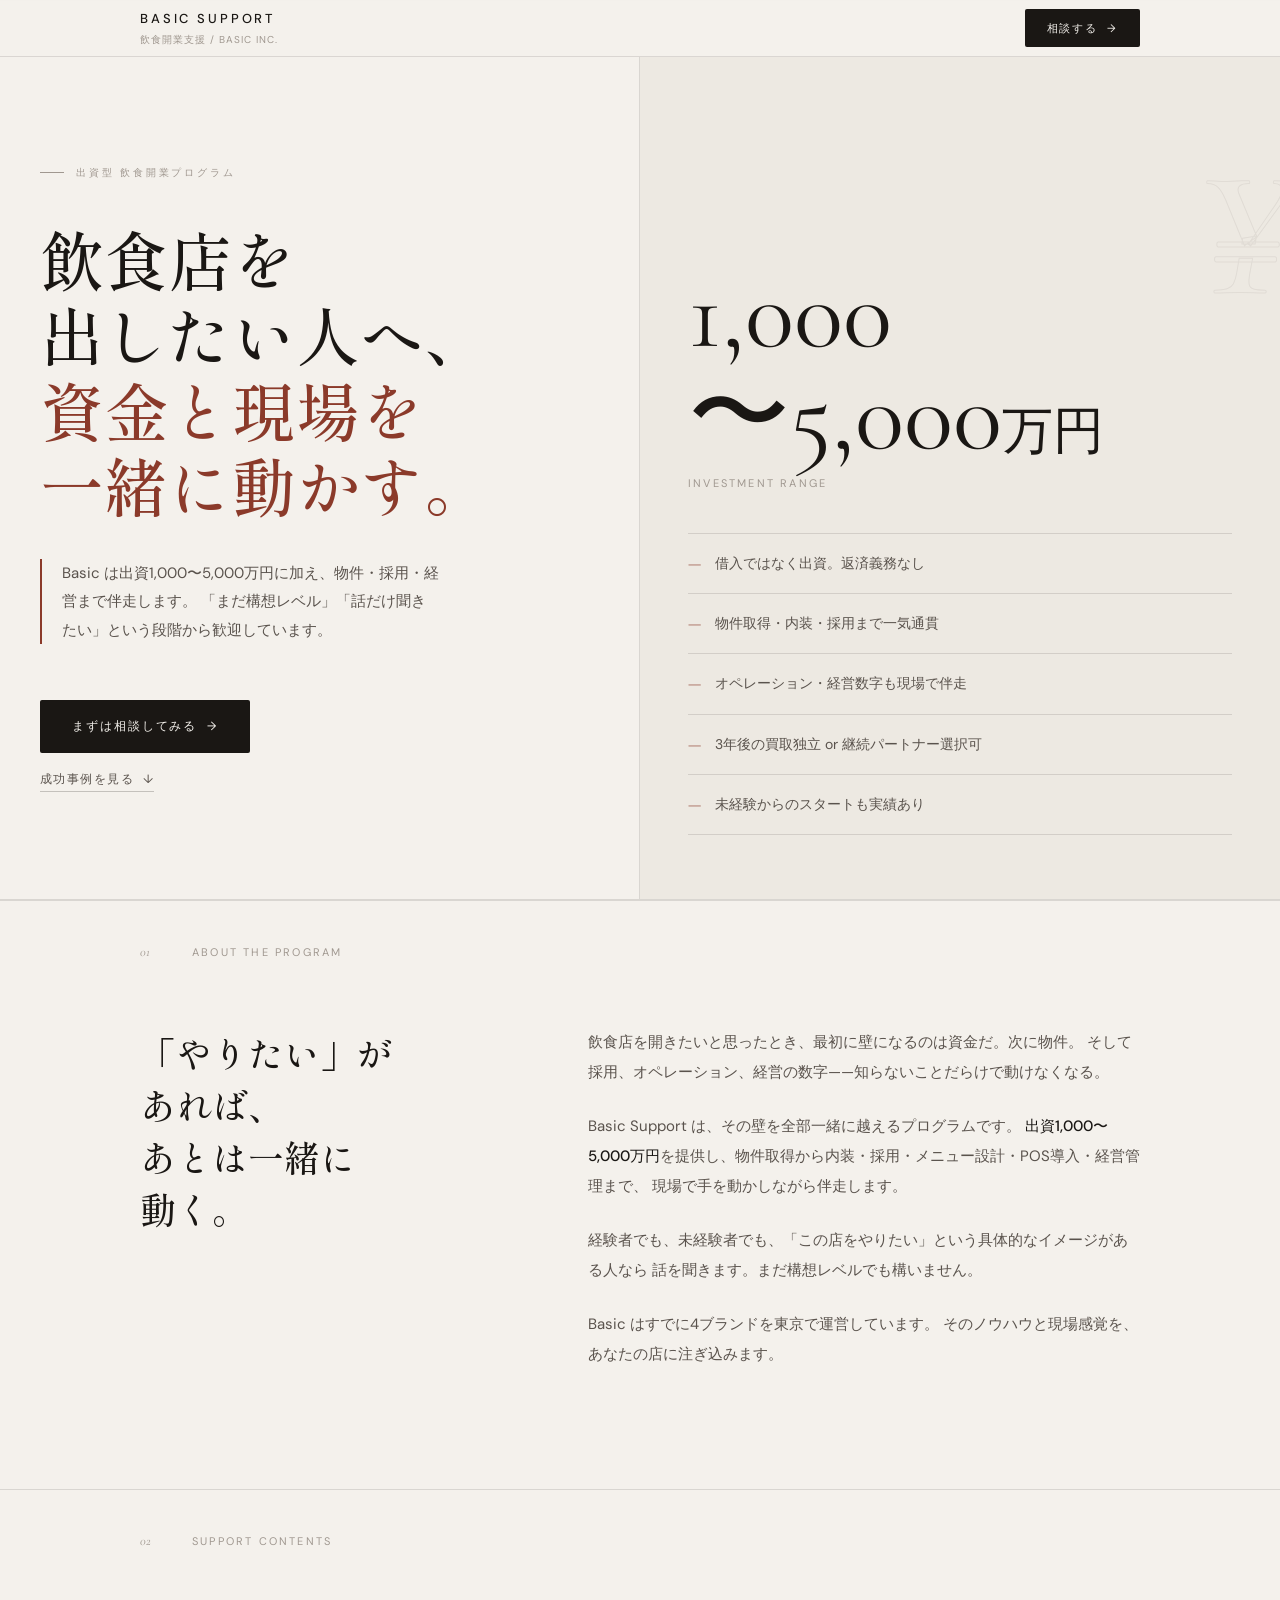
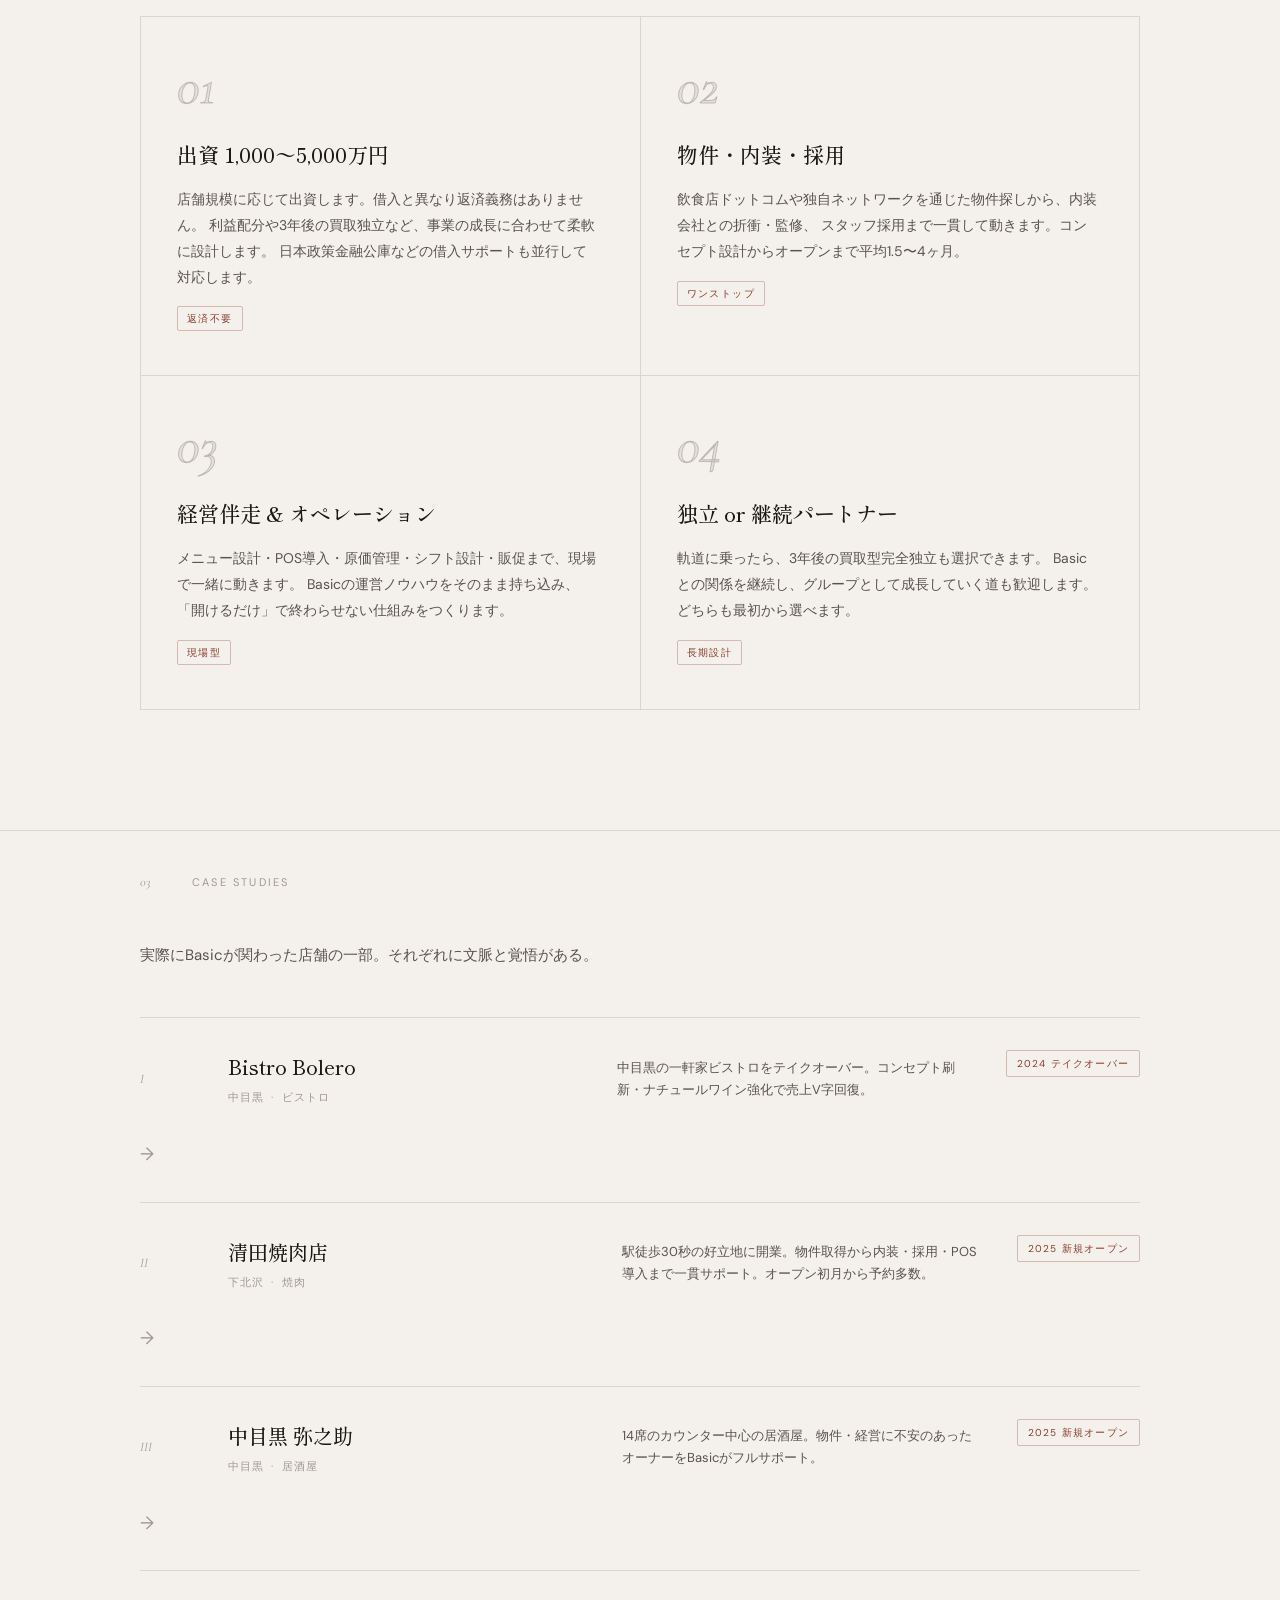
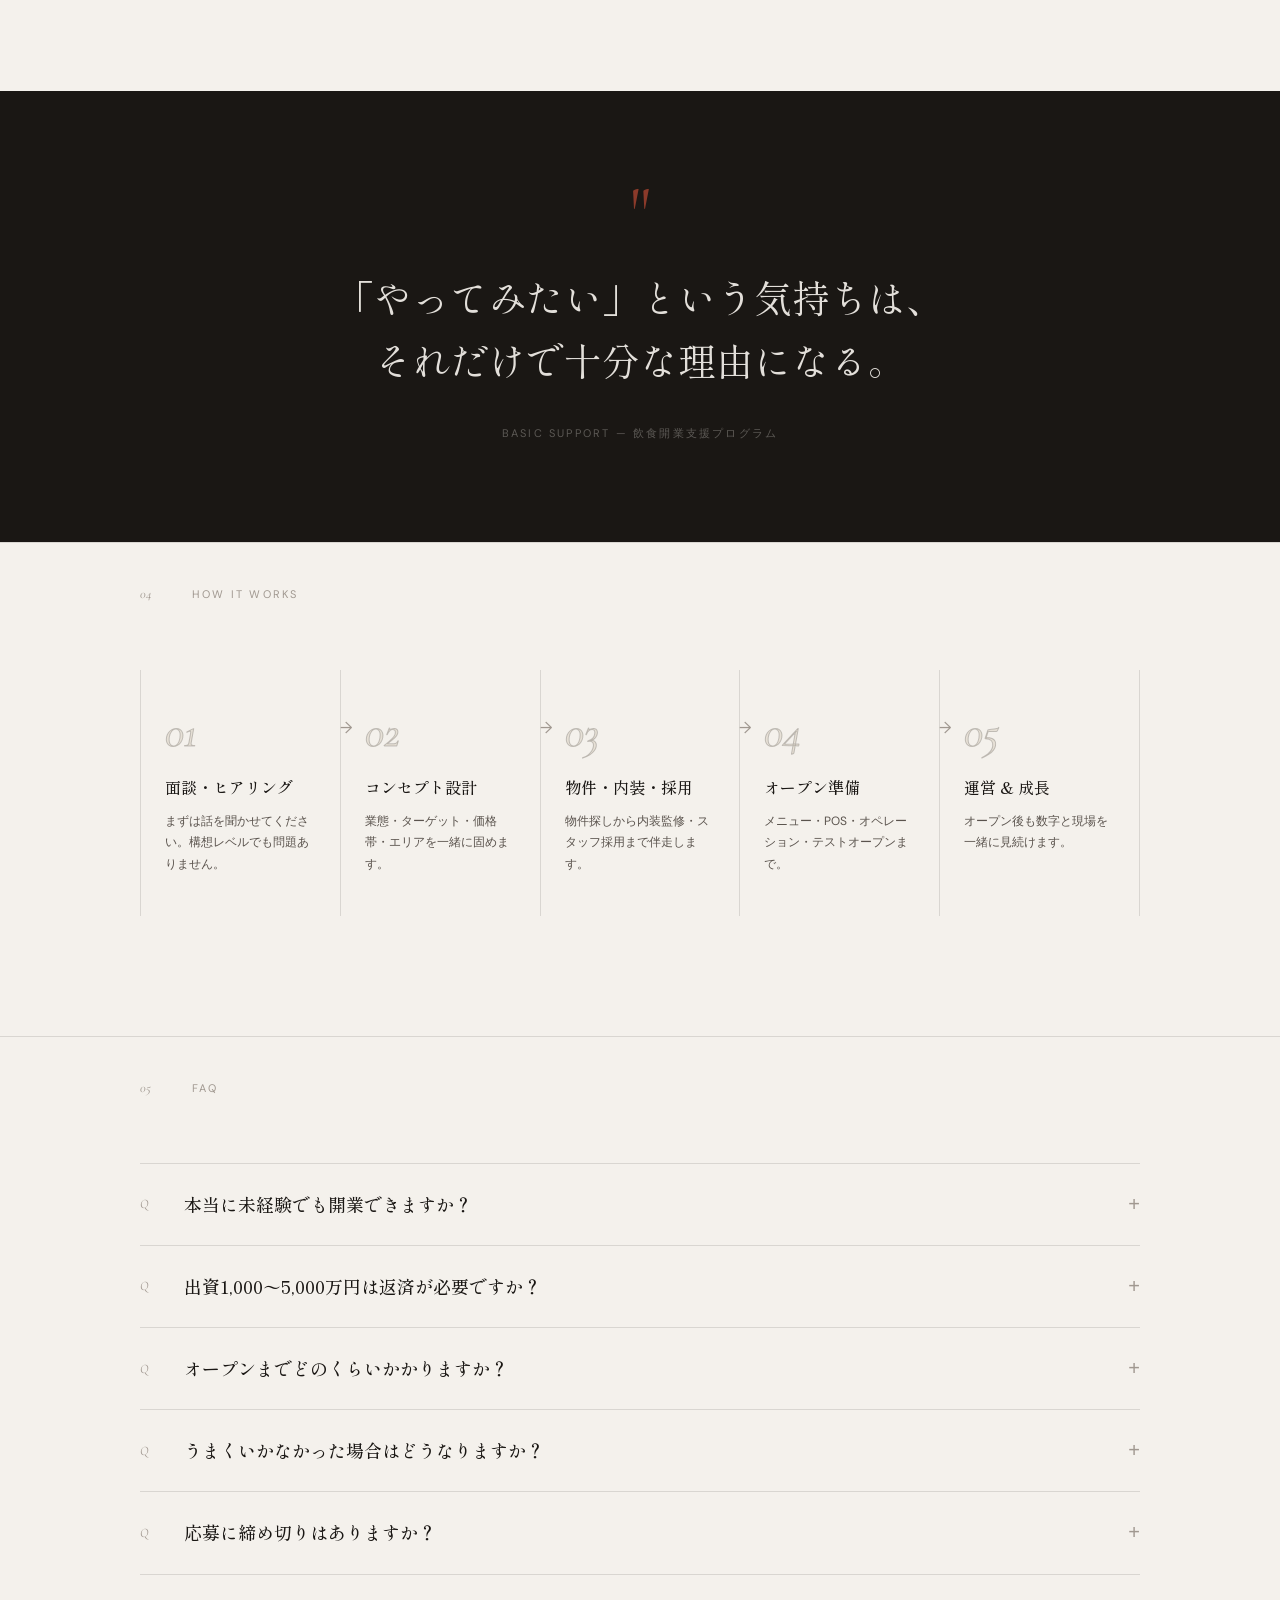
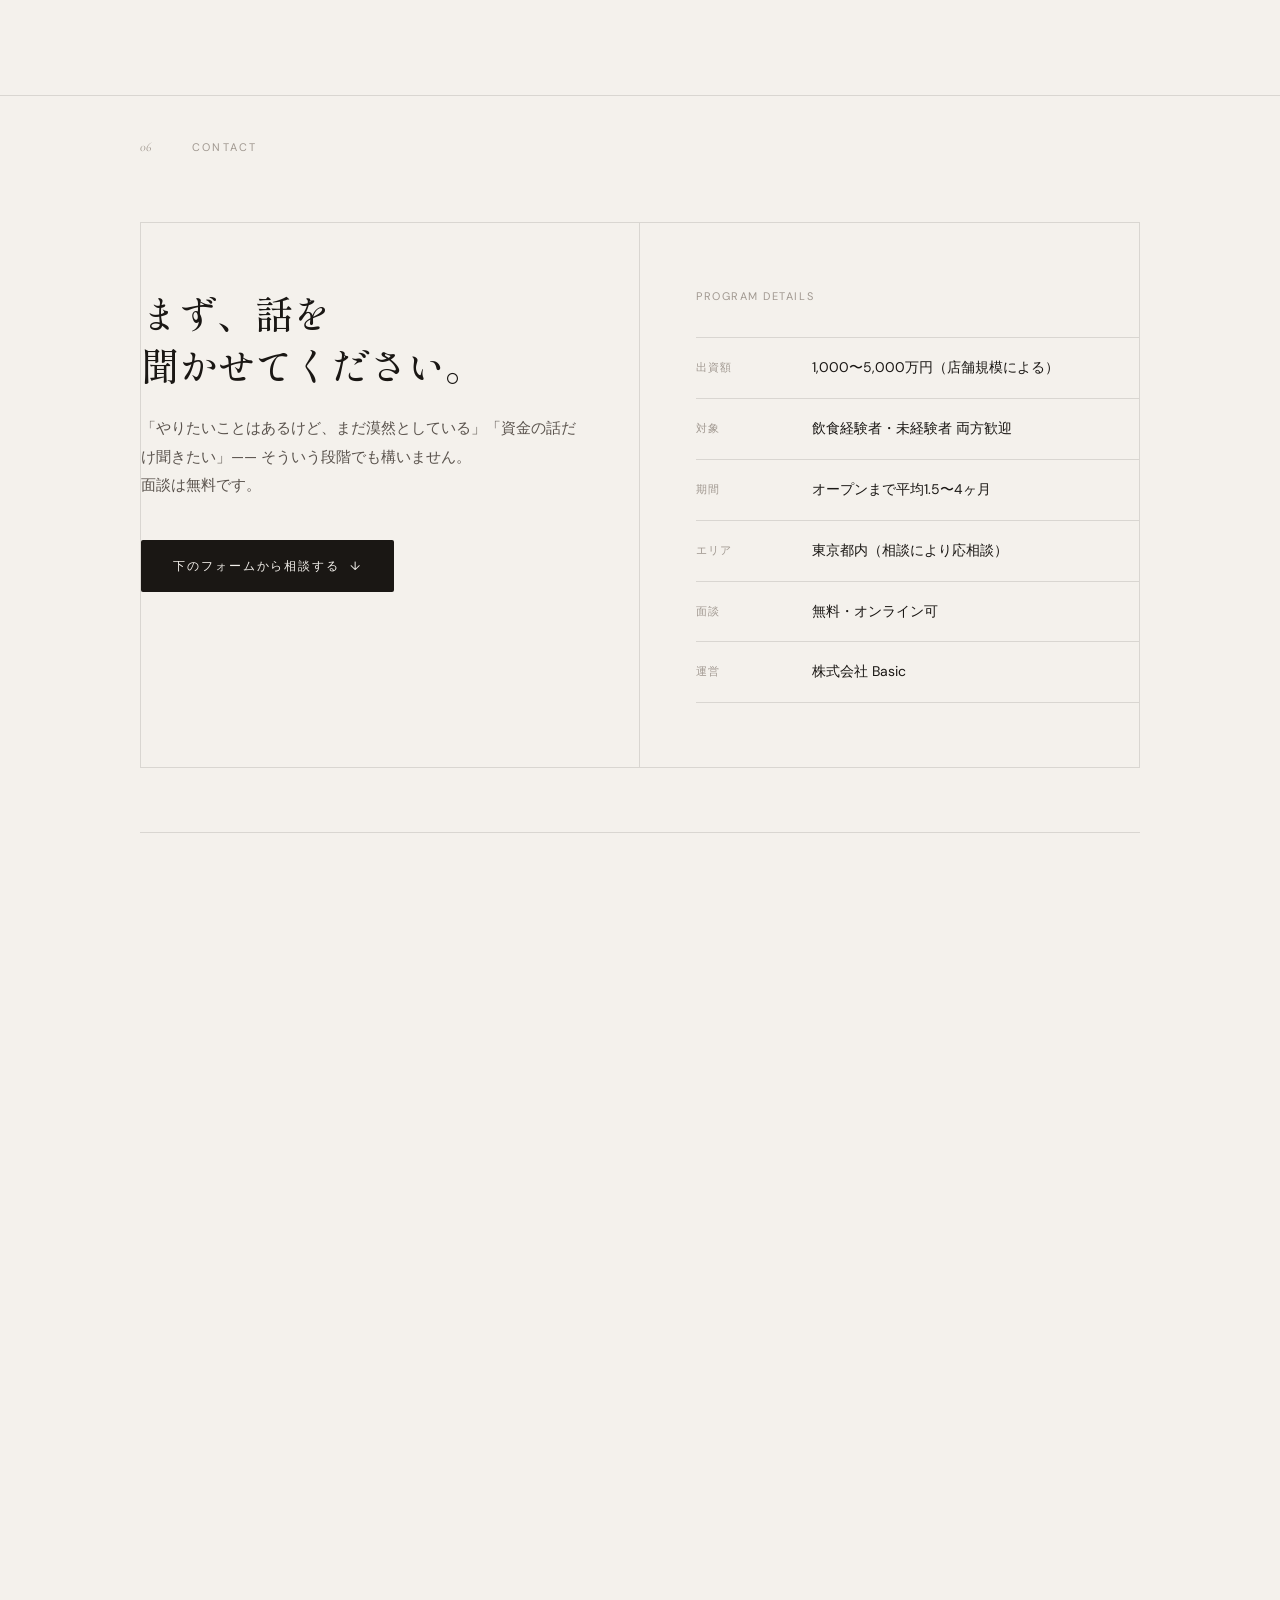
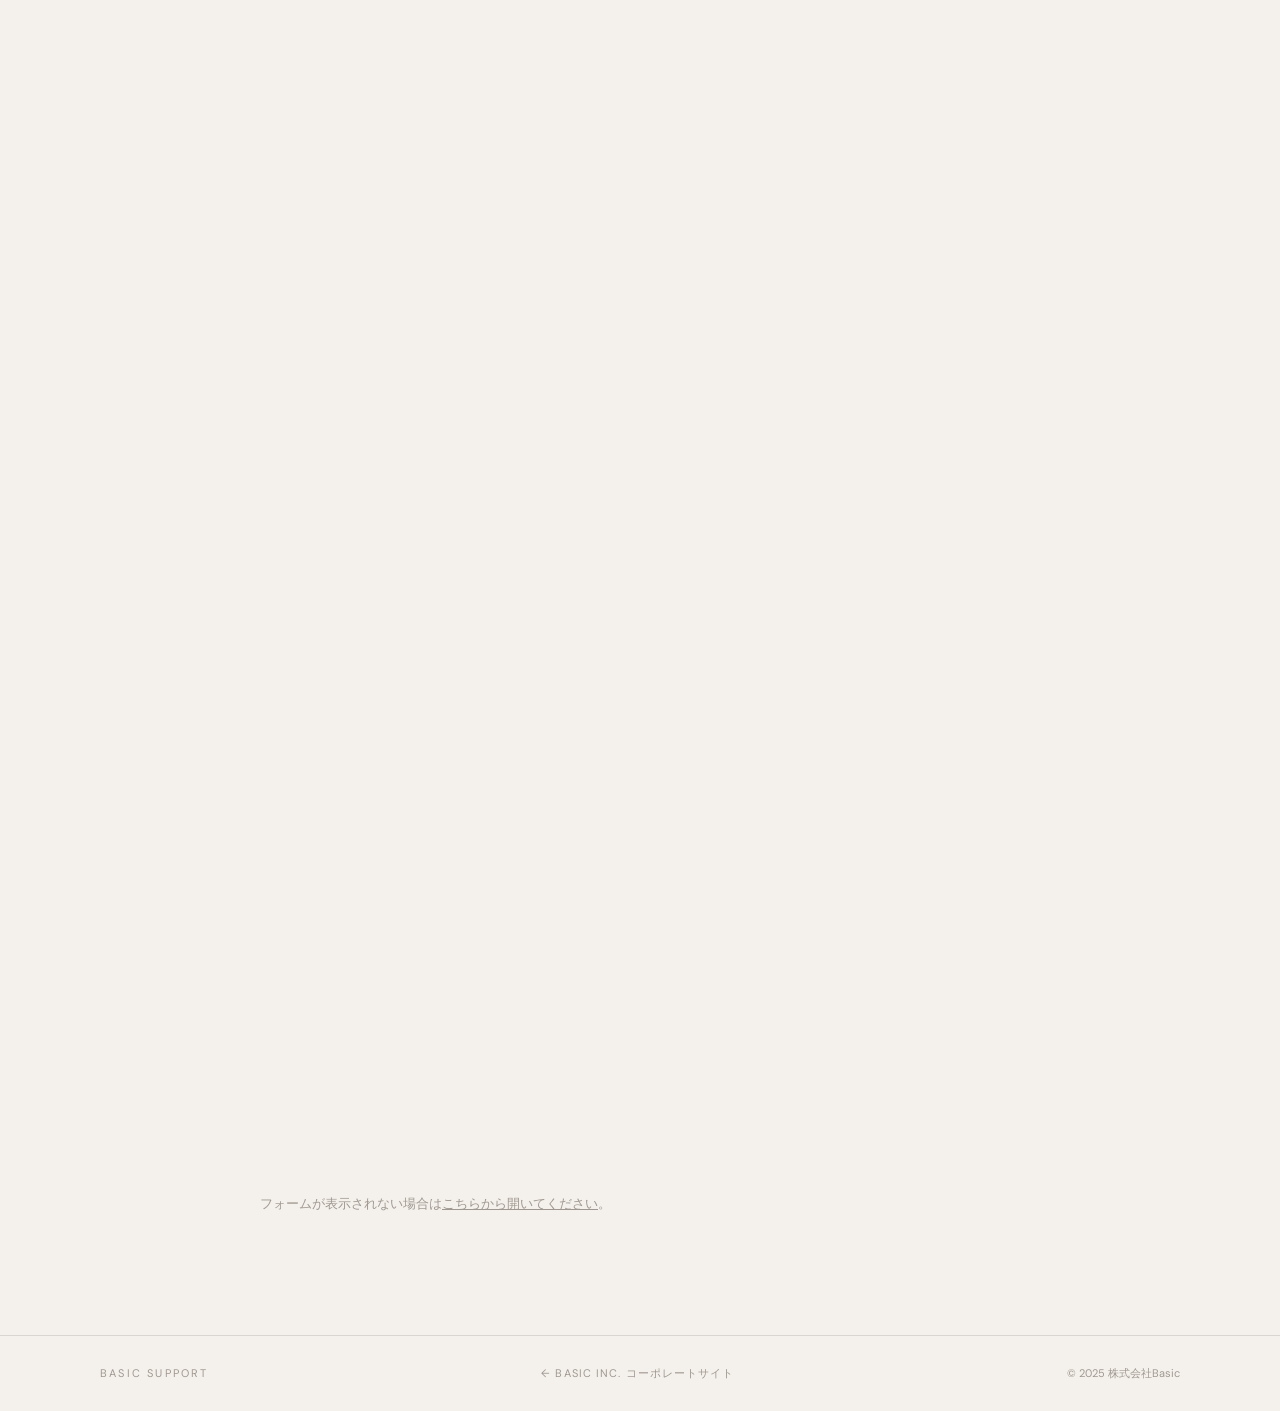
<file: basic-open.html>
<!DOCTYPE html>
<html lang="ja">
<head>
  <meta charset="UTF-8" />
  <meta name="viewport" content="width=device-width, initial-scale=1.0" />
  <title>Basic Support | 飲食開業支援プログラム</title>
  <meta name="description" content="出資1,000〜5,000万円＋経営伴走。飲食店を出したい人のための出資型開業支援プログラム。" />
  <meta name="keywords" content="飲食開業支援, 飲食店開業, 出資型開業, 飲食M&A, Basic Support, 株式会社Basic, 飲食スタートアップ, 飲食コンサル" />
  <meta name="author" content="株式会社Basic" />
  <meta name="robots" content="index, follow" />

  <!-- OGP -->
  <meta property="og:title" content="Basic Support | 飲食開業支援プログラム" />
  <meta property="og:description" content="出資1,000〜5,000万円＋経営伴走。飲食店を出したい人のための出資型開業支援プログラム。まずは話だけでも。" />
  <meta property="og:image" content="https://www.basic-fnb.com/src/bolero-1.jpg" />
  <meta property="og:url" content="https://www.basic-fnb.com/basic-open" />
  <meta property="og:type" content="website" />
  <meta property="og:site_name" content="Basic Support / 株式会社Basic" />
  <meta property="og:locale" content="ja_JP" />

  <!-- Twitter Card -->
  <meta name="twitter:card" content="summary_large_image" />
  <meta name="twitter:title" content="Basic Support | 飲食開業支援プログラム" />
  <meta name="twitter:description" content="出資1,000〜5,000万円＋経営伴走。飲食店を出したい人のための出資型開業支援。" />
  <meta name="twitter:image" content="https://www.basic-fnb.com/src/bolero-1.jpg" />

  <!-- Google tag (gtag.js) -->
  <script async src="https://www.googletagmanager.com/gtag/js?id=G-5CV445LCX0"></script>
  <script>
    window.dataLayer = window.dataLayer || [];
    function gtag(){dataLayer.push(arguments);}
    gtag('js', new Date());
    gtag('config', 'G-5CV445LCX0');
  </script>

  <link rel="preconnect" href="https://fonts.googleapis.com">
  <link rel="preconnect" href="https://fonts.gstatic.com" crossorigin>
  <link href="https://fonts.googleapis.com/css2?family=Shippori+Mincho:wght@400;500;600&family=DM+Sans:ital,wght@0,300;0,400;0,500;1,300&family=Cormorant+Garamond:ital,wght@0,300;0,400;0,500;1,400&display=swap" rel="stylesheet">

  <style>
    *, *::before, *::after { margin: 0; padding: 0; box-sizing: border-box; }

    :root {
      --ink:        #1a1714;
      --ink-mid:    #5a534d;
      --ink-faint:  #a09890;
      --paper:      #f4f1ec;
      --paper-2:    #ede9e2;
      --paper-dark: #e6e0d6;
      --rule:       rgba(26,23,20,0.12);
      --rule-strong:rgba(26,23,20,0.22);
      --accent:     #8b3a2a;
      --accent-warm:#c4501a;
      --max: 1080px;
      --serif:   'Shippori Mincho', 'Georgia', serif;
      --display: 'Cormorant Garamond', 'Georgia', serif;
      --sans:    'DM Sans', system-ui, sans-serif;
    }

    html { scroll-behavior: smooth; font-size: 16px; }

    body {
      font-family: var(--sans);
      background: var(--paper);
      color: var(--ink);
      line-height: 1.7;
      overflow-x: hidden;
    }

    /* ── NAV ── */
    nav {
      position: fixed; top: 0; left: 0; width: 100%; z-index: 50;
      border-bottom: 1px solid var(--rule);
      background: rgba(244,241,236,0.96);
      backdrop-filter: blur(8px);
    }
    .nav-inner {
      max-width: var(--max); margin: 0 auto;
      padding: 0 40px;
      display: flex; align-items: center; justify-content: space-between;
      height: 56px;
    }
    .nav-brand {
      display: flex; flex-direction: column; gap: 1px;
    }
    .nav-brand-main {
      font-family: var(--sans);
      font-size: 13px; font-weight: 500;
      letter-spacing: 0.22em; text-transform: uppercase;
      color: var(--ink);
    }
    .nav-brand-sub {
      font-size: 10px; letter-spacing: 0.1em;
      color: var(--ink-faint); text-transform: uppercase;
    }
    .nav-cta {
      display: inline-flex; align-items: center; gap: 8px;
      font-size: 11px; letter-spacing: 0.16em; text-transform: uppercase;
      color: var(--paper);
      background: var(--ink);
      text-decoration: none;
      padding: 10px 22px;
      border-radius: 2px;
      transition: background 0.2s, transform 0.15s;
    }
    .nav-cta:hover { background: var(--accent); transform: translateY(-1px); }

    /* ── HERO ── */
    .hero {
      min-height: 100svh;
      padding-top: 56px;
      display: grid;
      grid-template-columns: 1fr 1fr;
      border-bottom: 1px solid var(--rule);
    }
    .hero-left {
      display: flex; flex-direction: column; justify-content: center;
      padding: 100px 64px 100px 40px;
      border-right: 1px solid var(--rule);
    }
    .hero-eyebrow {
      font-size: 10px; letter-spacing: 0.28em; text-transform: uppercase;
      color: var(--ink-faint);
      margin-bottom: 40px;
      display: flex; align-items: center; gap: 12px;
    }
    .hero-eyebrow::before {
      content: '';
      display: block; width: 24px; height: 1px;
      background: var(--ink-faint);
    }
    .hero-title {
      font-family: var(--serif);
      font-size: clamp(40px, 5vw, 68px);
      font-weight: 500;
      line-height: 1.18;
      color: var(--ink);
      margin-bottom: 36px;
    }
    .hero-title em {
      font-style: normal;
      color: var(--accent);
    }
    .hero-lead {
      font-size: 15px; line-height: 1.9;
      color: var(--ink-mid);
      max-width: 400px;
      margin-bottom: 56px;
      border-left: 2px solid var(--accent);
      padding-left: 20px;
    }
    .hero-cta-group {
      display: flex; flex-direction: column; gap: 16px;
      align-items: flex-start;
    }
    .btn-main {
      display: inline-flex; align-items: center; gap: 12px;
      font-size: 12px; letter-spacing: 0.16em; text-transform: uppercase;
      color: var(--paper);
      background: var(--ink);
      text-decoration: none;
      padding: 16px 32px;
      border-radius: 2px;
      transition: background 0.2s, transform 0.15s;
    }
    .btn-main:hover { background: var(--accent); transform: translateY(-2px); }
    .btn-sub {
      font-size: 12px; letter-spacing: 0.12em; text-transform: uppercase;
      color: var(--ink-mid); text-decoration: none;
      display: inline-flex; align-items: center; gap: 8px;
      border-bottom: 1px solid var(--rule-strong);
      padding-bottom: 2px;
      transition: color 0.2s, border-color 0.2s;
    }
    .btn-sub:hover { color: var(--ink); border-color: var(--ink); }

    .hero-right {
      background: var(--paper-2);
      display: flex; flex-direction: column;
      justify-content: flex-end;
      padding: 0;
      position: relative;
      overflow: hidden;
    }
    .hero-right-content {
      padding: 64px 48px;
      position: relative; z-index: 1;
    }
    .hero-amount {
      font-family: var(--display);
      font-size: clamp(64px, 8vw, 108px);
      font-weight: 400;
      line-height: 1;
      color: var(--ink);
      margin-bottom: 8px;
    }
    .hero-amount-label {
      font-size: 11px; letter-spacing: 0.2em; text-transform: uppercase;
      color: var(--ink-faint);
      margin-bottom: 40px;
    }
    .hero-checklist {
      list-style: none;
      display: flex; flex-direction: column; gap: 0;
      border-top: 1px solid var(--rule);
    }
    .hero-checklist li {
      display: flex; align-items: baseline; gap: 14px;
      padding: 16px 0;
      border-bottom: 1px solid var(--rule);
      font-size: 14px; color: var(--ink-mid);
    }
    .hero-checklist li::before {
      content: '—';
      font-family: var(--display);
      font-size: 16px;
      color: var(--accent);
      flex-shrink: 0;
    }
    /* decorative bg number */
    .hero-bg-num {
      position: absolute;
      top: 40px; right: -20px;
      font-family: var(--display);
      font-size: 240px; font-style: italic;
      color: transparent;
      -webkit-text-stroke: 1px rgba(26,23,20,0.06);
      line-height: 1;
      user-select: none;
      z-index: 0;
    }

    /* ── SECTION BASE ── */
    .wrap { max-width: var(--max); margin: 0 auto; padding: 0 40px; }
    section { border-top: 1px solid var(--rule); }
    .section-header {
      display: flex; align-items: baseline; gap: 24px;
      padding: 40px 0 0;
    }
    .section-num {
      font-family: var(--display);
      font-size: 13px; font-style: italic;
      color: var(--ink-faint);
      min-width: 28px;
    }
    .section-label {
      font-size: 11px; letter-spacing: 0.2em; text-transform: uppercase;
      color: var(--ink-faint);
    }

    /* ── ABOUT / PROGRAM ── */
    .program { padding-bottom: 120px; }
    .program-grid {
      display: grid;
      grid-template-columns: 2fr 3fr;
      gap: 80px;
      padding-top: 64px;
    }
    .program-heading {
      font-family: var(--serif);
      font-size: clamp(26px, 2.8vw, 38px);
      font-weight: 500;
      line-height: 1.45;
      color: var(--ink);
      position: sticky; top: 80px;
    }
    .program-copy {
      font-size: 15px; line-height: 2;
      color: var(--ink-mid);
    }
    .program-copy p + p { margin-top: 1.6em; }
    .program-copy strong { color: var(--ink); font-weight: 500; }

    /* ── SUPPORT ITEMS ── */
    .support { padding-bottom: 120px; }
    .support-grid {
      display: grid;
      grid-template-columns: repeat(2, 1fr);
      border-left: 1px solid var(--rule);
      border-top: 1px solid var(--rule);
      margin-top: 64px;
    }
    .support-item {
      border-right: 1px solid var(--rule);
      border-bottom: 1px solid var(--rule);
      padding: 44px 40px 44px 36px;
    }
    .support-item-num {
      font-family: var(--display);
      font-size: 52px; font-style: italic;
      color: var(--paper-dark);
      line-height: 1;
      margin-bottom: 24px;
      -webkit-text-stroke: 1px var(--rule-strong);
    }
    .support-item-title {
      font-family: var(--serif);
      font-size: 21px; font-weight: 500;
      color: var(--ink);
      margin-bottom: 14px;
    }
    .support-item-body {
      font-size: 14px; line-height: 1.85;
      color: var(--ink-mid);
    }
    .support-item-tag {
      display: inline-block;
      margin-top: 16px;
      font-size: 10px; letter-spacing: 0.14em; text-transform: uppercase;
      color: var(--accent);
      border: 1px solid rgba(139,58,42,0.3);
      padding: 3px 9px; border-radius: 2px;
    }

    /* ── CASES ── */
    .cases { padding-bottom: 120px; }
    .cases-intro {
      padding: 48px 0 0;
      max-width: 480px;
      font-size: 15px; line-height: 1.9; color: var(--ink-mid);
    }
    .cases-list {
      display: flex; flex-direction: column;
      margin-top: 48px;
    }
    .case-item {
      display: grid;
      grid-template-columns: 56px 1fr 1fr auto;
      gap: 32px;
      align-items: center;
      padding: 32px 0;
      border-top: 1px solid var(--rule);
      text-decoration: none;
      color: inherit;
      transition: background 0.2s;
    }
    .case-item:last-child { border-bottom: 1px solid var(--rule); }
    .case-item:hover { background: rgba(26,23,20,0.025); }
    .case-item:hover .case-arrow { transform: translateX(4px); }
    .case-num {
      font-family: var(--display);
      font-size: 13px; font-style: italic;
      color: var(--ink-faint);
    }
    .case-info {}
    .case-name {
      font-family: var(--serif);
      font-size: 20px; font-weight: 500;
      color: var(--ink);
      margin-bottom: 4px;
    }
    .case-meta {
      font-size: 11px; letter-spacing: 0.08em; text-transform: uppercase;
      color: var(--ink-faint);
    }
    .case-desc {
      font-size: 13px; line-height: 1.7;
      color: var(--ink-mid);
    }
    .case-tag {
      font-size: 10px; letter-spacing: 0.12em; text-transform: uppercase;
      color: var(--accent);
      border: 1px solid rgba(139,58,42,0.3);
      padding: 4px 10px; border-radius: 2px;
      white-space: nowrap;
      align-self: flex-start;
    }
    .case-arrow {
      font-size: 18px; color: var(--ink-faint);
      transition: transform 0.2s;
    }

    /* ── QUOTE ── */
    .quote-section {
      background: var(--ink);
      padding: 100px 40px;
    }
    .quote-inner {
      max-width: 720px; margin: 0 auto;
      text-align: center;
    }
    .quote-mark {
      font-family: var(--display);
      font-size: 72px; line-height: 0.6;
      color: var(--accent);
      display: block;
      margin-bottom: 32px;
    }
    .quote-text {
      font-family: var(--serif);
      font-size: clamp(22px, 3vw, 38px);
      font-weight: 400;
      line-height: 1.65;
      color: rgba(244,241,236,0.92);
      margin-bottom: 32px;
    }
    .quote-attr {
      font-size: 11px; letter-spacing: 0.2em; text-transform: uppercase;
      color: rgba(244,241,236,0.3);
    }

    /* ── FLOW ── */
    .flow { padding-bottom: 120px; }
    .flow-steps {
      display: grid;
      grid-template-columns: repeat(5, 1fr);
      border-left: 1px solid var(--rule);
      margin-top: 64px;
    }
    .flow-step {
      border-right: 1px solid var(--rule);
      padding: 40px 28px 40px 24px;
      position: relative;
    }
    .flow-step-num {
      font-family: var(--display);
      font-size: 44px; font-style: italic;
      color: var(--paper-dark);
      line-height: 1;
      margin-bottom: 20px;
      -webkit-text-stroke: 1px var(--rule-strong);
    }
    .flow-step-title {
      font-family: var(--serif);
      font-size: 16px; font-weight: 500;
      color: var(--ink);
      margin-bottom: 10px;
    }
    .flow-step-body {
      font-size: 12px; line-height: 1.8;
      color: var(--ink-mid);
    }
    .flow-arrow {
      position: absolute;
      top: 44px; right: -12px;
      font-size: 16px; color: var(--ink-faint);
      z-index: 1;
    }
    .flow-step:last-child .flow-arrow { display: none; }

    /* ── FAQ ── */
    .faq { padding-bottom: 120px; }
    .faq-list {
      margin-top: 64px;
      border-top: 1px solid var(--rule);
    }
    .faq-item { border-bottom: 1px solid var(--rule); }
    .faq-question {
      width: 100%;
      background: none; border: none;
      padding: 28px 0;
      display: grid;
      grid-template-columns: 28px 1fr 24px;
      gap: 16px;
      align-items: center;
      cursor: pointer;
      text-align: left;
    }
    .faq-q-num {
      font-family: var(--display);
      font-size: 13px; font-style: italic;
      color: var(--ink-faint);
    }
    .faq-q-text {
      font-family: var(--serif);
      font-size: 18px; font-weight: 500;
      color: var(--ink);
      line-height: 1.4;
    }
    .faq-icon {
      font-size: 20px; color: var(--ink-faint);
      transition: transform 0.25s;
      justify-self: end;
    }
    .faq-item.open .faq-icon { transform: rotate(45deg); color: var(--accent); }
    .faq-answer {
      max-height: 0; overflow: hidden;
      padding: 0 0 0 44px;
      transition: max-height 0.3s ease, padding 0.3s ease;
    }
    .faq-item.open .faq-answer {
      max-height: 300px;
      padding: 0 0 32px 44px;
    }
    .faq-answer p {
      font-size: 14px; line-height: 1.9;
      color: var(--ink-mid);
    }

    /* ── CONTACT ── */
    .contact { padding-bottom: 120px; }
    .contact-form { margin-top: 64px; border-top: 1px solid var(--rule); padding-top: 48px; }
    .contact-form iframe { display: block; width: 100%; max-width: 760px; height: 1900px; margin: 0 auto; border: 0; }
    .contact-form-fallback { max-width: 760px; margin: 12px auto 0; font-size: 13px; color: var(--ink-faint, #888); }
    .contact-form-fallback a { color: inherit; }

    .contact-inner {
      margin-top: 64px;
      display: grid;
      grid-template-columns: 1fr 1fr;
      border: 1px solid var(--rule);
    }
    .contact-left {
      padding: 64px 56px 64px 0;
      border-right: 1px solid var(--rule);
    }
    .contact-heading {
      font-family: var(--serif);
      font-size: clamp(28px, 3vw, 42px);
      font-weight: 500;
      line-height: 1.35;
      color: var(--ink);
      margin-bottom: 24px;
    }
    .contact-body {
      font-size: 15px; line-height: 1.9;
      color: var(--ink-mid);
      margin-bottom: 40px;
    }
    .contact-cta {
      display: inline-flex; align-items: center; gap: 12px;
      font-size: 12px; letter-spacing: 0.16em; text-transform: uppercase;
      color: var(--paper);
      background: var(--ink);
      text-decoration: none;
      padding: 16px 32px;
      border-radius: 2px;
      transition: background 0.2s, transform 0.15s;
    }
    .contact-cta:hover { background: var(--accent); transform: translateY(-2px); }
    .contact-right {
      padding: 64px 0 64px 56px;
    }
    .contact-note {
      font-size: 11px; letter-spacing: 0.14em; text-transform: uppercase;
      color: var(--ink-faint);
      margin-bottom: 32px;
    }
    .contact-details {
      display: flex; flex-direction: column; gap: 0;
    }
    .contact-detail {
      padding: 18px 0;
      border-bottom: 1px solid var(--rule);
      display: grid;
      grid-template-columns: 100px 1fr;
      gap: 16px;
    }
    .contact-detail:first-child { border-top: 1px solid var(--rule); }
    .cd-key {
      font-size: 11px; letter-spacing: 0.1em; text-transform: uppercase;
      color: var(--ink-faint);
      padding-top: 2px;
    }
    .cd-val {
      font-size: 14px; color: var(--ink);
    }

    /* ── FOOTER ── */
    footer {
      border-top: 1px solid var(--rule);
      padding: 28px 40px;
    }
    .footer-inner {
      max-width: var(--max); margin: 0 auto;
      display: flex; justify-content: space-between; align-items: center;
    }
    .footer-brand {
      font-size: 11px; letter-spacing: 0.2em; text-transform: uppercase;
      color: var(--ink-faint);
    }
    .footer-back {
      font-size: 11px; letter-spacing: 0.1em; text-transform: uppercase;
      color: var(--ink-faint); text-decoration: none;
      display: flex; align-items: center; gap: 6px;
      transition: color 0.2s;
    }
    .footer-back:hover { color: var(--ink); }
    .footer-copy {
      font-size: 11px; color: var(--ink-faint);
    }

    /* ── REVEAL ── */
    .reveal {
      opacity: 0; transform: translateY(20px);
      transition: opacity 0.6s ease, transform 0.6s ease;
    }
    .reveal.in { opacity: 1; transform: none; }

    /* ── MOBILE ── */
    @media (max-width: 900px) {
      .hero { grid-template-columns: 1fr; min-height: auto; }
      .hero-left { padding: 64px 24px; border-right: none; }
      .hero-right { min-height: 320px; }
      .hero-right-content { padding: 40px 24px; }
      .program-grid { grid-template-columns: 1fr; gap: 32px; }
      .program-heading { position: static; }
      .support-grid { grid-template-columns: 1fr; }
      .flow-steps { grid-template-columns: 1fr 1fr; }
      .flow-step:nth-child(2) .flow-arrow,
      .flow-step:nth-child(4) .flow-arrow { display: none; }
      .case-item { grid-template-columns: 40px 1fr; }
      .case-desc, .case-arrow { display: none; }
      .contact-inner { grid-template-columns: 1fr; }
      .contact-left { border-right: none; padding: 48px 0; border-bottom: 1px solid var(--rule); }
      .contact-right { padding: 40px 0; }
      .contact-form { margin-top: 24px; padding-top: 32px; }
      .contact-form iframe { height: 2450px; }
      .footer-inner { flex-direction: column; gap: 12px; text-align: center; }
      .wrap { padding: 0 24px; }
      .quote-section { padding: 64px 24px; }
      footer { padding: 28px 24px; }
    }
    @media (max-width: 600px) {
      .flow-steps { grid-template-columns: 1fr; }
      .flow-step .flow-arrow { display: none; }
      .nav-inner { padding: 0 20px; }
      .faq-q-text { font-size: 16px; }
    }
  </style>
</head>
<body>

<!-- NAV -->
<nav>
  <div class="nav-inner">
    <div class="nav-brand">
      <div class="nav-brand-main">Basic Support</div>
      <div class="nav-brand-sub">飲食開業支援 / Basic inc.</div>
    </div>
    <a href="#contact" class="nav-cta">相談する &nbsp;→</a>
  </div>
</nav>

<!-- HERO -->
<section class="hero">
  <div class="hero-left">
    <p class="hero-eyebrow">出資型 飲食開業プログラム</p>
    <h1 class="hero-title">
      飲食店を<br>
      出したい人へ、<br>
      <em>資金と現場を</em><br>
      <em>一緒に動かす。</em>
    </h1>
    <p class="hero-lead">
      Basic は出資1,000〜5,000万円に加え、物件・採用・経営まで伴走します。
      「まだ構想レベル」「話だけ聞きたい」という段階から歓迎しています。
    </p>
    <div class="hero-cta-group">
      <a href="#contact-form" class="btn-main">
        まずは相談してみる &nbsp;→
      </a>
      <a href="#cases" class="btn-sub">成功事例を見る &nbsp;↓</a>
    </div>
  </div>
  <div class="hero-right">
    <div class="hero-bg-num">¥</div>
    <div class="hero-right-content">
      <div class="hero-amount">1,000<br>〜5,000<span style="font-size:0.5em;">万円</span></div>
      <div class="hero-amount-label">Investment Range</div>
      <ul class="hero-checklist">
        <li>借入ではなく出資。返済義務なし</li>
        <li>物件取得・内装・採用まで一気通貫</li>
        <li>オペレーション・経営数字も現場で伴走</li>
        <li>3年後の買取独立 or 継続パートナー選択可</li>
        <li>未経験からのスタートも実績あり</li>
      </ul>
    </div>
  </div>
</section>

<!-- ABOUT -->
<section class="program reveal">
  <div class="wrap">
    <div class="section-header">
      <span class="section-num">01</span>
      <span class="section-label">About the Program</span>
    </div>
    <div class="program-grid">
      <h2 class="program-heading">
        「やりたい」が<br>
        あれば、<br>
        あとは一緒に<br>
        動く。
      </h2>
      <div class="program-copy">
        <p>
          飲食店を開きたいと思ったとき、最初に壁になるのは資金だ。次に物件。
          そして採用、オペレーション、経営の数字——知らないことだらけで動けなくなる。
        </p>
        <p>
          Basic Support は、その壁を全部一緒に越えるプログラムです。
          <strong>出資1,000〜5,000万円</strong>を提供し、物件取得から内装・採用・メニュー設計・POS導入・経営管理まで、
          現場で手を動かしながら伴走します。
        </p>
        <p>
          経験者でも、未経験者でも、「この店をやりたい」という具体的なイメージがある人なら
          話を聞きます。まだ構想レベルでも構いません。
        </p>
        <p>
          Basic はすでに4ブランドを東京で運営しています。
          そのノウハウと現場感覚を、あなたの店に注ぎ込みます。
        </p>
      </div>
    </div>
  </div>
</section>

<!-- SUPPORT ITEMS -->
<section class="support reveal">
  <div class="wrap">
    <div class="section-header">
      <span class="section-num">02</span>
      <span class="section-label">Support Contents</span>
    </div>
    <div class="support-grid">
      <div class="support-item">
        <div class="support-item-num">01</div>
        <h3 class="support-item-title">出資 1,000〜5,000万円</h3>
        <p class="support-item-body">
          店舗規模に応じて出資します。借入と異なり返済義務はありません。
          利益配分や3年後の買取独立など、事業の成長に合わせて柔軟に設計します。
          日本政策金融公庫などの借入サポートも並行して対応します。
        </p>
        <span class="support-item-tag">返済不要</span>
      </div>
      <div class="support-item">
        <div class="support-item-num">02</div>
        <h3 class="support-item-title">物件・内装・採用</h3>
        <p class="support-item-body">
          飲食店ドットコムや独自ネットワークを通じた物件探しから、内装会社との折衝・監修、
          スタッフ採用まで一貫して動きます。コンセプト設計からオープンまで平均1.5〜4ヶ月。
        </p>
        <span class="support-item-tag">ワンストップ</span>
      </div>
      <div class="support-item">
        <div class="support-item-num">03</div>
        <h3 class="support-item-title">経営伴走 &amp; オペレーション</h3>
        <p class="support-item-body">
          メニュー設計・POS導入・原価管理・シフト設計・販促まで、現場で一緒に動きます。
          Basicの運営ノウハウをそのまま持ち込み、「開けるだけ」で終わらせない仕組みをつくります。
        </p>
        <span class="support-item-tag">現場型</span>
      </div>
      <div class="support-item">
        <div class="support-item-num">04</div>
        <h3 class="support-item-title">独立 or 継続パートナー</h3>
        <p class="support-item-body">
          軌道に乗ったら、3年後の買取型完全独立も選択できます。
          Basicとの関係を継続し、グループとして成長していく道も歓迎します。
          どちらも最初から選べます。
        </p>
        <span class="support-item-tag">長期設計</span>
      </div>
    </div>
  </div>
</section>

<!-- CASES -->
<section id="cases" class="cases reveal">
  <div class="wrap">
    <div class="section-header">
      <span class="section-num">03</span>
      <span class="section-label">Case Studies</span>
    </div>
    <p class="cases-intro">
      実際にBasicが関わった店舗の一部。それぞれに文脈と覚悟がある。
    </p>
    <div class="cases-list">
      <a href="https://g.co/kgs/LCrCSk2" target="_blank" class="case-item">
        <span class="case-num">I</span>
        <div class="case-info">
          <div class="case-name">Bistro Bolero</div>
          <div class="case-meta">中目黒 &nbsp;·&nbsp; ビストロ</div>
        </div>
        <p class="case-desc">
          中目黒の一軒家ビストロをテイクオーバー。コンセプト刷新・ナチュールワイン強化で売上V字回復。
        </p>
        <span class="case-tag">2024 テイクオーバー</span>
        <span class="case-arrow">→</span>
      </a>
      <a href="https://g.co/kgs/qNUkUBS" target="_blank" class="case-item">
        <span class="case-num">II</span>
        <div class="case-info">
          <div class="case-name">清田焼肉店</div>
          <div class="case-meta">下北沢 &nbsp;·&nbsp; 焼肉</div>
        </div>
        <p class="case-desc">
          駅徒歩30秒の好立地に開業。物件取得から内装・採用・POS導入まで一貫サポート。オープン初月から予約多数。
        </p>
        <span class="case-tag">2025 新規オープン</span>
        <span class="case-arrow">→</span>
      </a>
      <a href="https://maps.app.goo.gl/XMEoHShZvLbXgmfHA" target="_blank" class="case-item">
        <span class="case-num">III</span>
        <div class="case-info">
          <div class="case-name">中目黒 弥之助</div>
          <div class="case-meta">中目黒 &nbsp;·&nbsp; 居酒屋</div>
        </div>
        <p class="case-desc">
          14席のカウンター中心の居酒屋。物件・経営に不安のあったオーナーをBasicがフルサポート。
        </p>
        <span class="case-tag">2025 新規オープン</span>
        <span class="case-arrow">→</span>
      </a>
    </div>
  </div>
</section>

<!-- QUOTE -->
<div class="quote-section reveal">
  <div class="quote-inner">
    <span class="quote-mark">"</span>
    <p class="quote-text">
      「やってみたい」という気持ちは、<br>
      それだけで十分な理由になる。
    </p>
    <p class="quote-attr">Basic Support — 飲食開業支援プログラム</p>
  </div>
</div>

<!-- FLOW -->
<section class="flow reveal">
  <div class="wrap">
    <div class="section-header">
      <span class="section-num">04</span>
      <span class="section-label">How It Works</span>
    </div>
    <div class="flow-steps">
      <div class="flow-step">
        <div class="flow-step-num">01</div>
        <h3 class="flow-step-title">面談・ヒアリング</h3>
        <p class="flow-step-body">まずは話を聞かせてください。構想レベルでも問題ありません。</p>
        <span class="flow-arrow">→</span>
      </div>
      <div class="flow-step">
        <div class="flow-step-num">02</div>
        <h3 class="flow-step-title">コンセプト設計</h3>
        <p class="flow-step-body">業態・ターゲット・価格帯・エリアを一緒に固めます。</p>
        <span class="flow-arrow">→</span>
      </div>
      <div class="flow-step">
        <div class="flow-step-num">03</div>
        <h3 class="flow-step-title">物件・内装・採用</h3>
        <p class="flow-step-body">物件探しから内装監修・スタッフ採用まで伴走します。</p>
        <span class="flow-arrow">→</span>
      </div>
      <div class="flow-step">
        <div class="flow-step-num">04</div>
        <h3 class="flow-step-title">オープン準備</h3>
        <p class="flow-step-body">メニュー・POS・オペレーション・テストオープンまで。</p>
        <span class="flow-arrow">→</span>
      </div>
      <div class="flow-step">
        <div class="flow-step-num">05</div>
        <h3 class="flow-step-title">運営 &amp; 成長</h3>
        <p class="flow-step-body">オープン後も数字と現場を一緒に見続けます。</p>
      </div>
    </div>
  </div>
</section>

<!-- FAQ -->
<section class="faq reveal">
  <div class="wrap">
    <div class="section-header">
      <span class="section-num">05</span>
      <span class="section-label">FAQ</span>
    </div>
    <div class="faq-list">
      <div class="faq-item">
        <button class="faq-question">
          <span class="faq-q-num">Q</span>
          <span class="faq-q-text">本当に未経験でも開業できますか？</span>
          <span class="faq-icon">+</span>
        </button>
        <div class="faq-answer">
          <p>はい、可能です。Basic Supportでは採用・メニュー・オペレーション・経営数字まですべて伴走します。現在運営中の店舗にも飲食未経験からスタートしたオーナーがいます。</p>
        </div>
      </div>
      <div class="faq-item">
        <button class="faq-question">
          <span class="faq-q-num">Q</span>
          <span class="faq-q-text">出資1,000〜5,000万円は返済が必要ですか？</span>
          <span class="faq-icon">+</span>
        </button>
        <div class="faq-answer">
          <p>出資部分は借入と異なり返済義務はありません。利益配分や3年後の買取独立など、事業の成長に合わせて柔軟に設計します。</p>
        </div>
      </div>
      <div class="faq-item">
        <button class="faq-question">
          <span class="faq-q-num">Q</span>
          <span class="faq-q-text">オープンまでどのくらいかかりますか？</span>
          <span class="faq-icon">+</span>
        </button>
        <div class="faq-answer">
          <p>平均1.5〜4ヶ月です。コンセプト設計→物件→内装→採用→テストオープンまでワンストップでサポートします。</p>
        </div>
      </div>
      <div class="faq-item">
        <button class="faq-question">
          <span class="faq-q-num">Q</span>
          <span class="faq-q-text">うまくいかなかった場合はどうなりますか？</span>
          <span class="faq-icon">+</span>
        </button>
        <div class="faq-answer">
          <p>オープン前に綿密な事業計画を立てます。収益改善が必要な場合はメニュー改修・販促・人員計画など一緒に動きます。途中で切り捨てることはありません。</p>
        </div>
      </div>
      <div class="faq-item">
        <button class="faq-question">
          <span class="faq-q-num">Q</span>
          <span class="faq-q-text">応募に締め切りはありますか？</span>
          <span class="faq-icon">+</span>
        </button>
        <div class="faq-answer">
          <p>毎月の対応枠に限りがあります。先着＋適性を見て進めているため、興味があれば早めにご相談ください。</p>
        </div>
      </div>
    </div>
  </div>
</section>

<!-- CONTACT -->
<section id="contact" class="contact reveal">
  <div class="wrap">
    <div class="section-header">
      <span class="section-num">06</span>
      <span class="section-label">Contact</span>
    </div>
    <div class="contact-inner">
      <div class="contact-left">
        <h2 class="contact-heading">
          まず、話を<br>聞かせてください。
        </h2>
        <p class="contact-body">
          「やりたいことはあるけど、まだ漠然としている」「資金の話だけ聞きたい」——
          そういう段階でも構いません。<br>
          面談は無料です。
        </p>
        <a href="#contact-form" class="contact-cta">
          下のフォームから相談する &nbsp;↓
        </a>
      </div>
      <div class="contact-right">
        <p class="contact-note">Program Details</p>
        <div class="contact-details">
          <div class="contact-detail">
            <span class="cd-key">出資額</span>
            <span class="cd-val">1,000〜5,000万円（店舗規模による）</span>
          </div>
          <div class="contact-detail">
            <span class="cd-key">対象</span>
            <span class="cd-val">飲食経験者・未経験者 両方歓迎</span>
          </div>
          <div class="contact-detail">
            <span class="cd-key">期間</span>
            <span class="cd-val">オープンまで平均1.5〜4ヶ月</span>
          </div>
          <div class="contact-detail">
            <span class="cd-key">エリア</span>
            <span class="cd-val">東京都内（相談により応相談）</span>
          </div>
          <div class="contact-detail">
            <span class="cd-key">面談</span>
            <span class="cd-val">無料・オンライン可</span>
          </div>
          <div class="contact-detail">
            <span class="cd-key">運営</span>
            <span class="cd-val">株式会社 Basic</span>
          </div>
        </div>
      </div>
    </div>
    <div class="contact-form" id="contact-form">
      <iframe id="gform" src="https://docs.google.com/forms/d/e/1FAIpQLSdw74qlwZKj0KCV3iJ3zdfxGNgyHy5xSYryhpblZABSUNT39Q/viewform?embedded=true" title="Basic Support 相談フォーム" loading="lazy">読み込んでいます…</iframe>
      <p class="contact-form-fallback">フォームが表示されない場合は<a href="https://docs.google.com/forms/d/e/1FAIpQLSdw74qlwZKj0KCV3iJ3zdfxGNgyHy5xSYryhpblZABSUNT39Q/viewform" target="_blank" rel="noopener">こちらから開いてください</a>。</p>
    </div>
  </div>
</section>

<!-- FOOTER -->
<footer>
  <div class="footer-inner">
    <span class="footer-brand">Basic Support</span>
    <a href="https://www.basic-fnb.com" class="footer-back">← Basic inc. コーポレートサイト</a>
    <span class="footer-copy">© 2025 株式会社Basic</span>
  </div>
</footer>

<script>
  // Reveal on scroll
  const obs = new IntersectionObserver(entries => {
    entries.forEach(e => { if (e.isIntersecting) { e.target.classList.add('in'); obs.unobserve(e.target); } });
  }, { threshold: 0.06 });
  document.querySelectorAll('.reveal').forEach(el => obs.observe(el));

  // FAQ accordion
  document.querySelectorAll('.faq-question').forEach(btn => {
    btn.addEventListener('click', () => {
      const item = btn.parentElement;
      const isOpen = item.classList.contains('open');
      document.querySelectorAll('.faq-item.open').forEach(i => i.classList.remove('open'));
      if (!isOpen) item.classList.add('open');
    });
  });

  // 埋め込みフォーム：2回目の読み込み＝送信後の完了画面
  (function () {
    var f = document.getElementById('gform'); if (!f) return; var n = 0;
    f.addEventListener('load', function () {
      n += 1;
      if (typeof gtag !== 'function') return;
      gtag('event', n === 1 ? 'form_view' : 'form_success', { form: 'basic_support' });
      if (n > 1) document.getElementById('contact-form').scrollIntoView({ behavior: 'smooth' });
    });
  })();
</script>
</body>
</html>
</file>
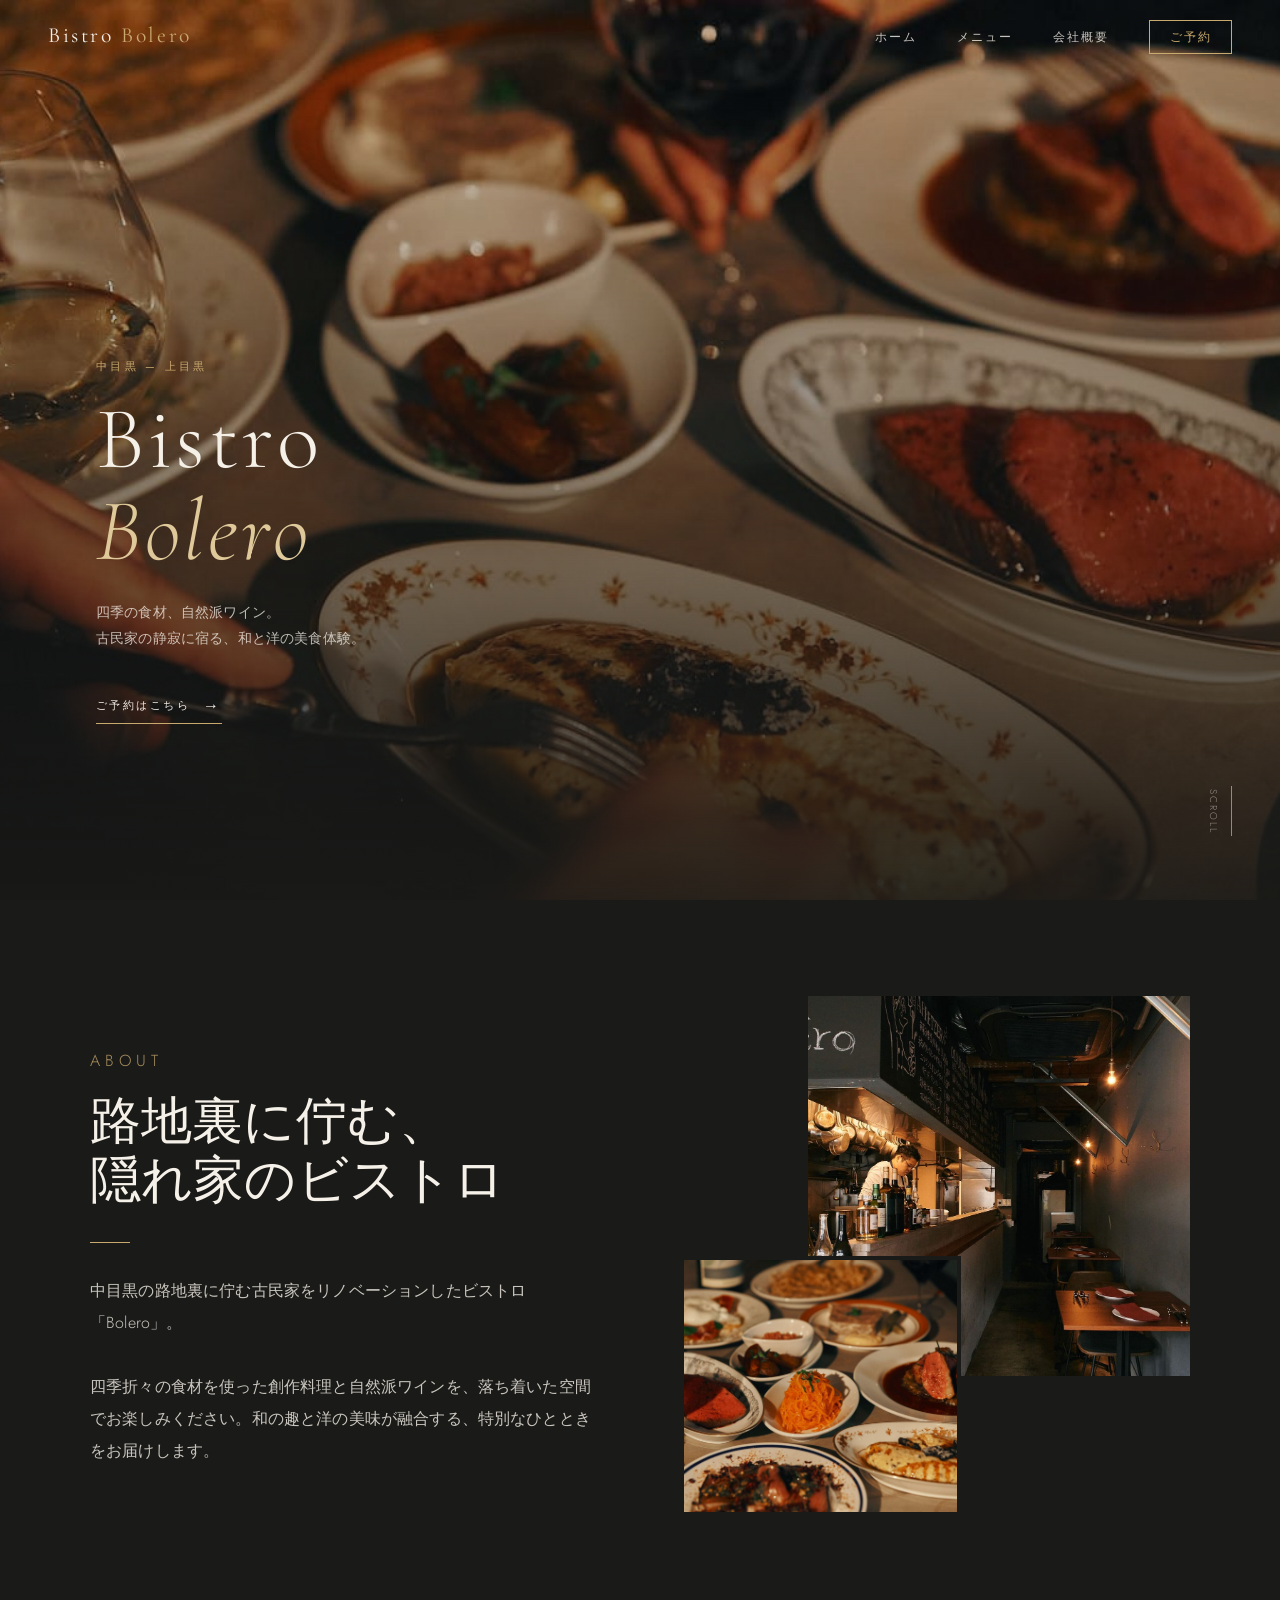
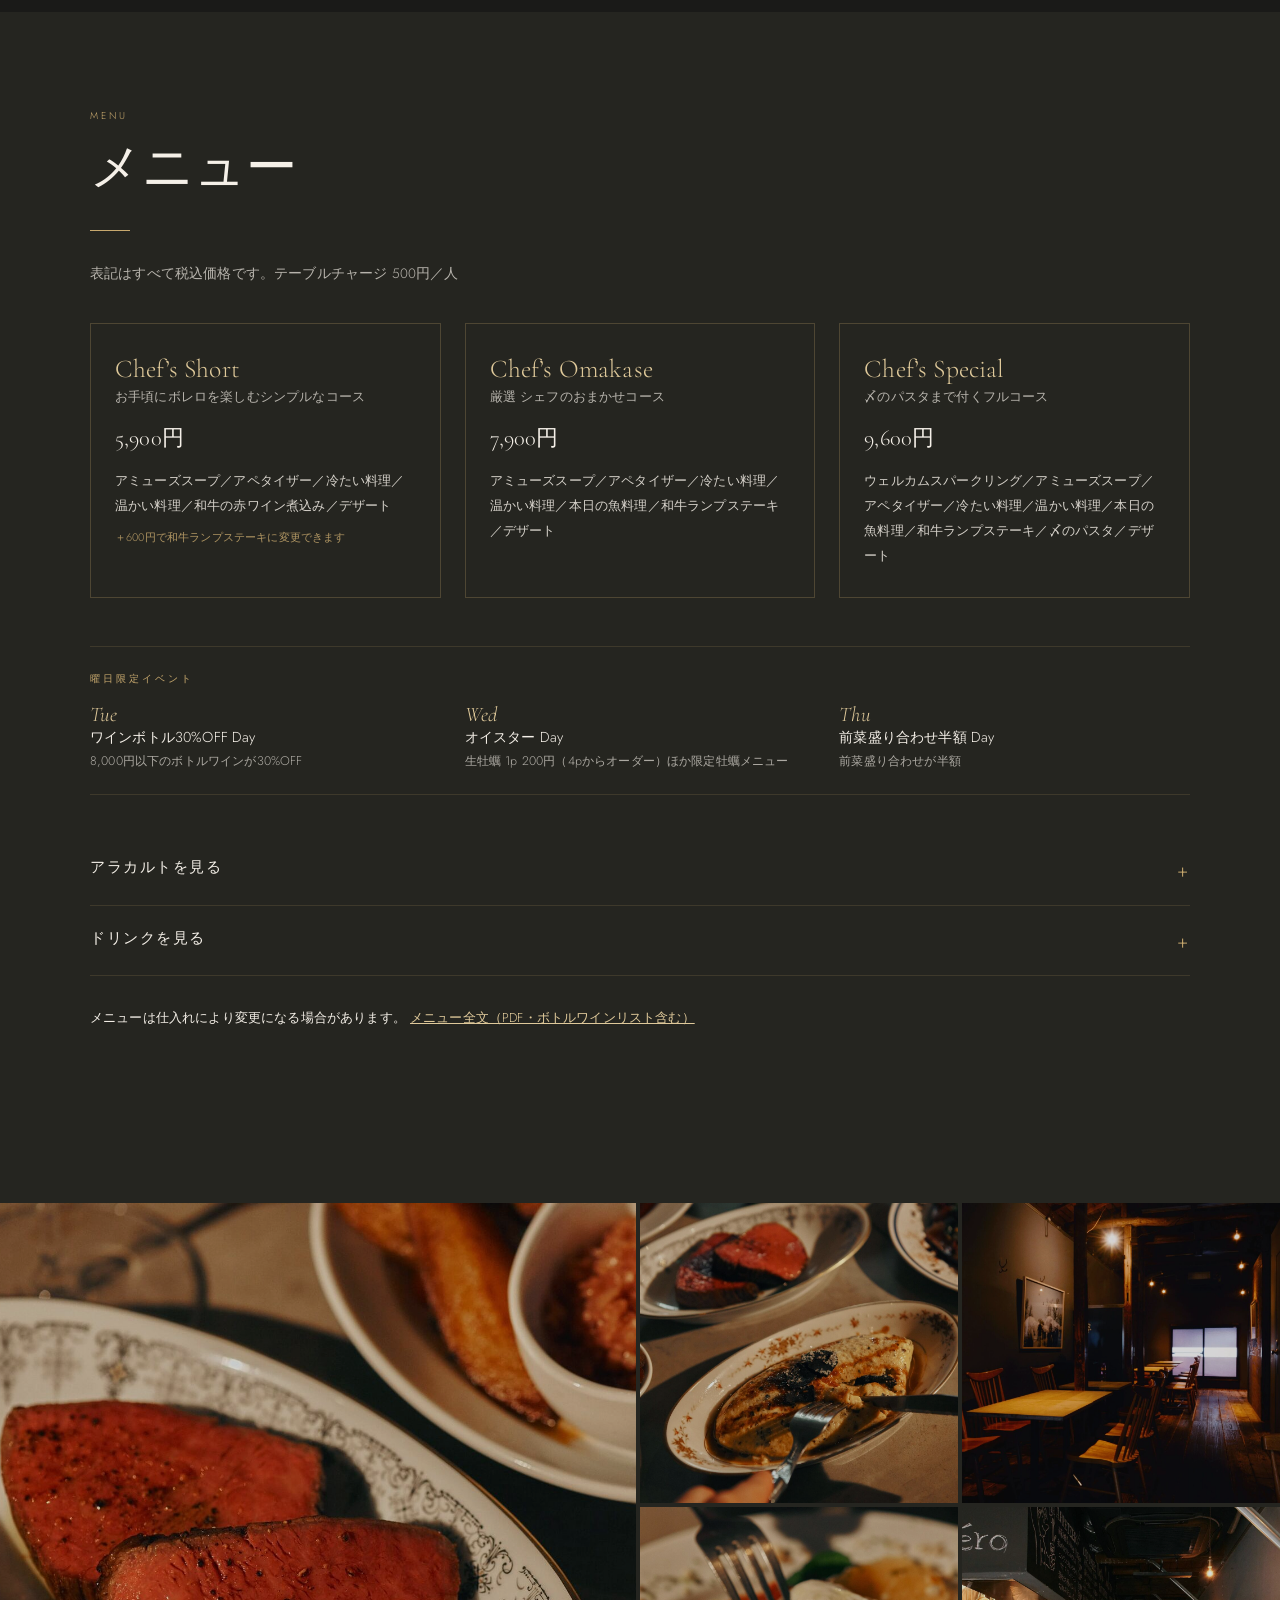
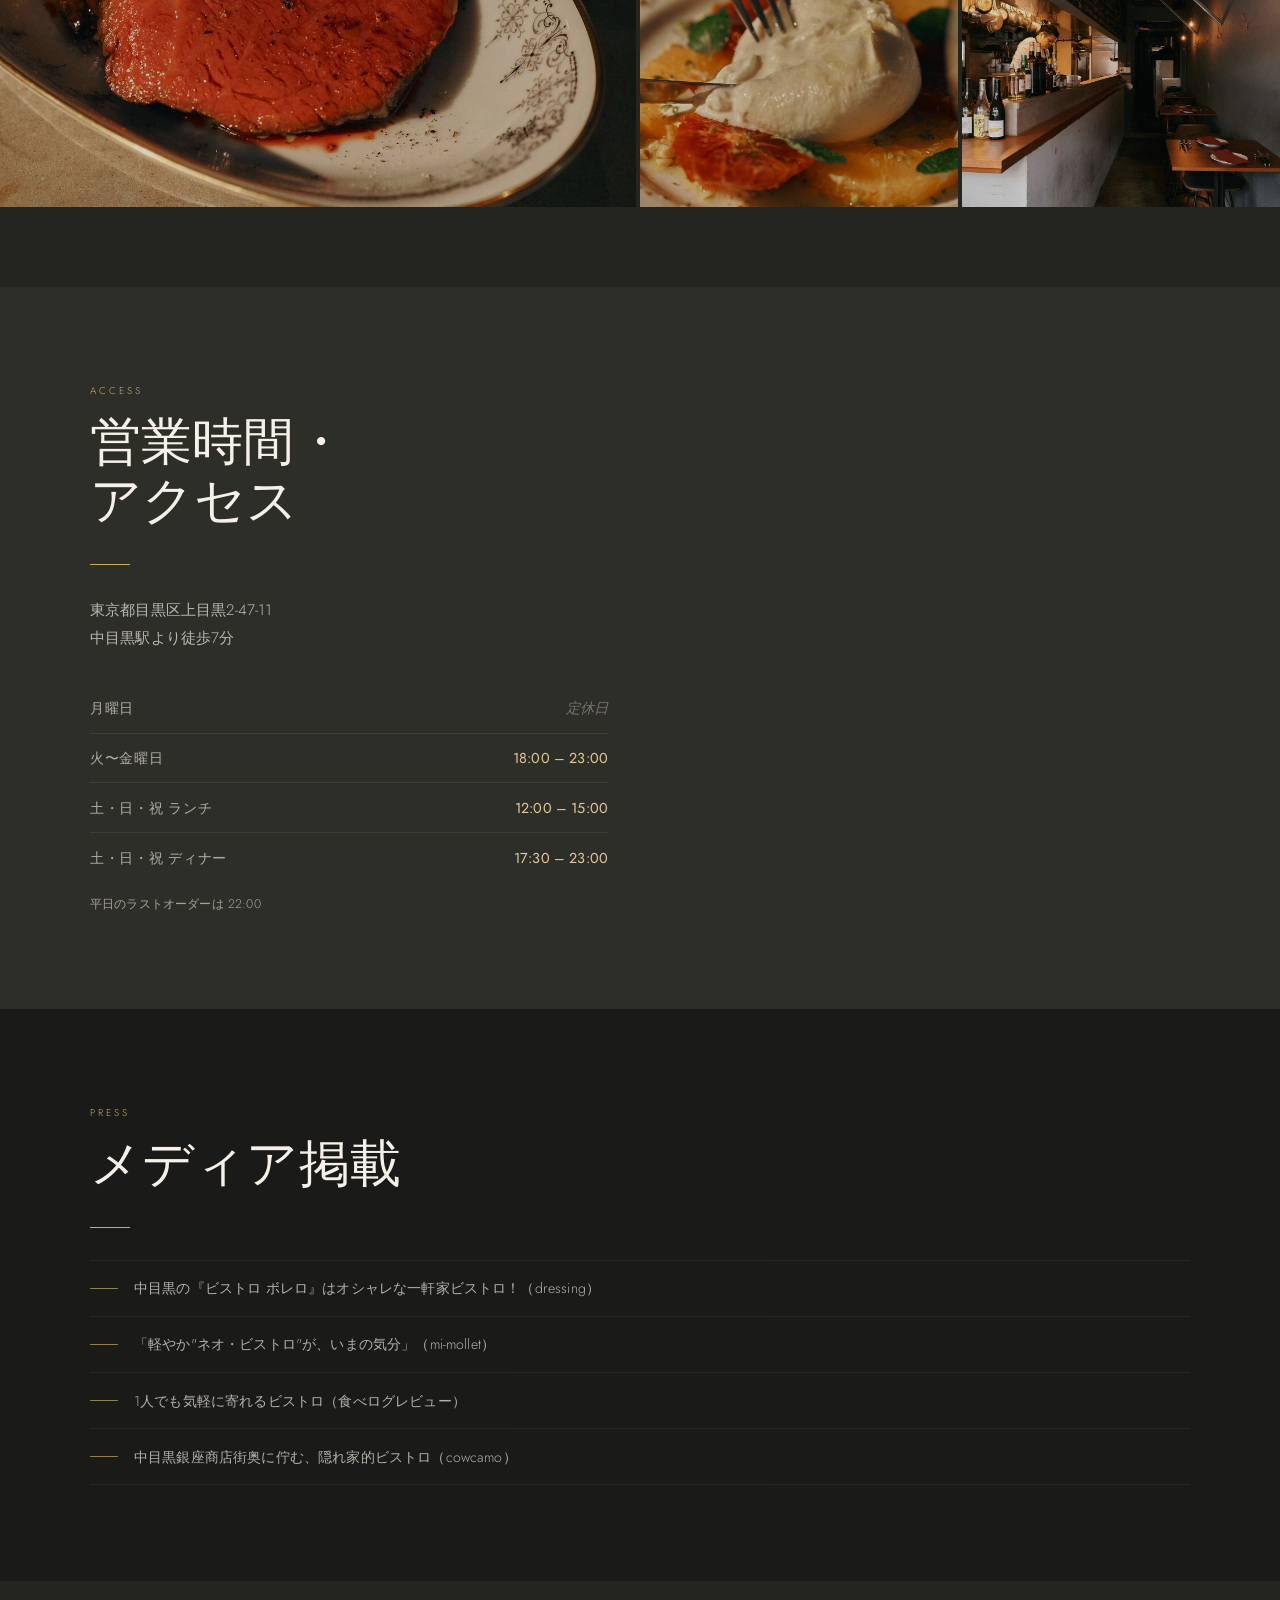
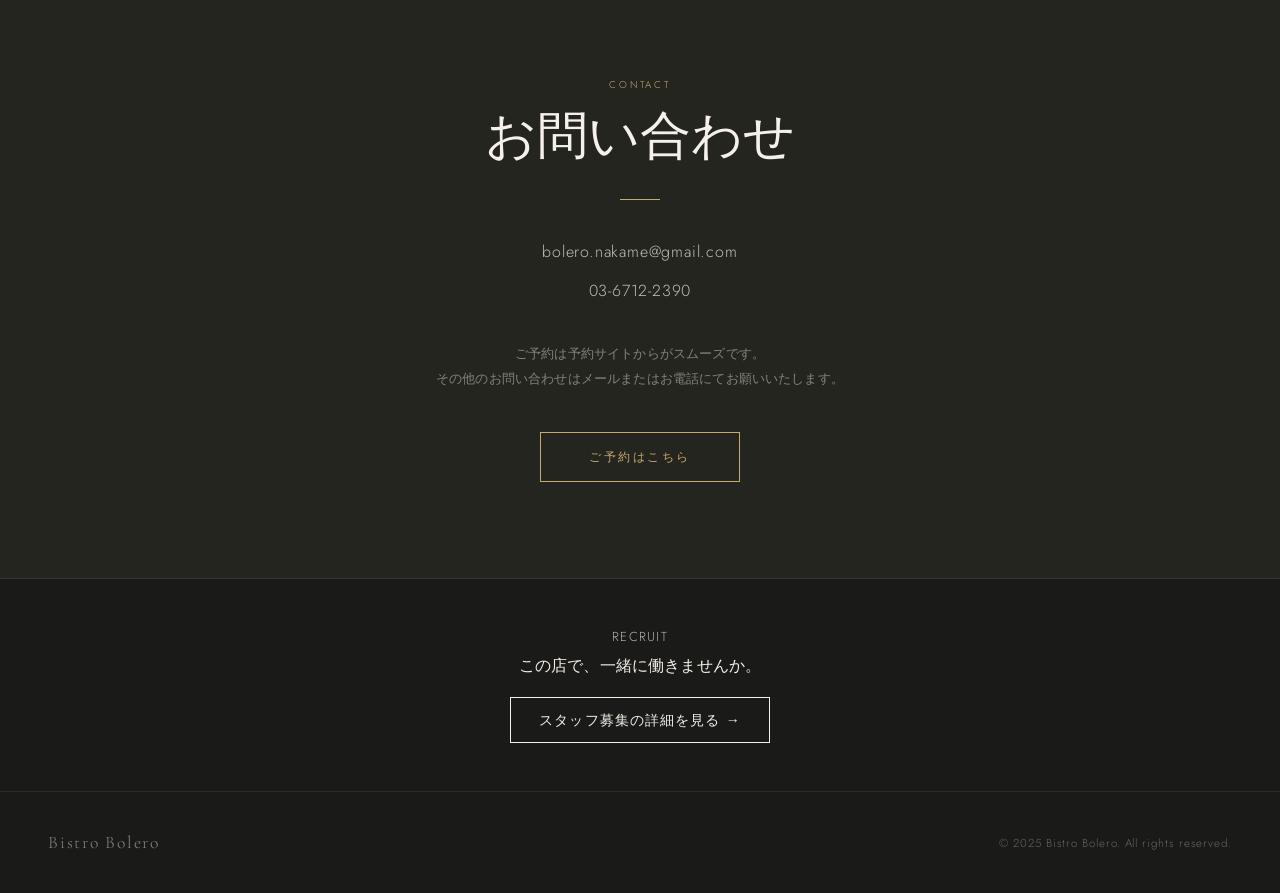
<file: bolero.html>
<!DOCTYPE html>
<html lang="ja">
<head>
  <meta charset="UTF-8">
  <meta name="viewport" content="width=device-width, initial-scale=1.0">
  <title>Bistro Bolero | 中目黒</title>
  <meta name="description" content="中目黒の古民家ビストロ『Bistro Bolero』。和の趣と洋の美味が融合した特別なひとときをお届けします。">
  <meta name="keywords" content="Bistro Bolero, ビストロボレロ, 中目黒, 古民家, ビストロ, フレンチ, ディナー, ワイン, 飲食店">
  <meta name="author" content="Bistro Bolero">
  <meta name="robots" content="index, follow">
  <link rel="canonical" href="https://www.basic-fnb.com/bolero">
  <meta property="og:title" content="Bistro Bolero | 中目黒の古民家ビストロ">
  <meta property="og:description" content="中目黒の古民家ビストロ『Bistro Bolero』で和と洋の美食体験を。コースやアラカルトも充実。">
  <meta property="og:image" content="https://www.basic-fnb.com/src/og/bolero.jpg">
  <meta property="og:url" content="https://www.basic-fnb.com/bolero">
  <meta property="og:type" content="website">
  <meta property="og:site_name" content="Bistro Bolero">
  <meta name="twitter:card" content="summary_large_image">
  <meta name="twitter:title" content="Bistro Bolero | 中目黒の古民家ビストロ">
  <meta name="twitter:description" content="和と洋が融合する中目黒の人気ビストロ『Bistro Bolero』。季節の料理と厳選ワインでおもてなし。">
  <meta name="twitter:image" content="https://www.basic-fnb.com/src/og/bolero.jpg">

  <script async src="https://www.googletagmanager.com/gtag/js?id=G-5CV445LCX0"></script>
  <script>
    window.dataLayer = window.dataLayer || [];
    function gtag(){dataLayer.push(arguments);}
    gtag('js', new Date());
    gtag('config', 'G-5CV445LCX0');
  </script>

  <script type="application/ld+json">{
    "@context": "https://schema.org",
    "@type": "Restaurant",
    "name": "Bistro Bolero",
    "url": "https://www.basic-fnb.com/bolero",
    "image": "https://www.basic-fnb.com/src/og/bolero.jpg",
    "address": {
      "@type": "PostalAddress",
      "streetAddress": "上目黒2-47-11 1階",
      "addressLocality": "目黒区",
      "addressRegion": "東京都",
      "addressCountry": "JP"
    },
    "servesCuisine": [
      "フレンチ",
      "ビストロ"
    ],
    "priceRange": "¥¥¥",
    "openingHoursSpecification": [
      {
        "@type": "OpeningHoursSpecification",
        "dayOfWeek": [
          "https://schema.org/Tuesday",
          "https://schema.org/Wednesday",
          "https://schema.org/Thursday",
          "https://schema.org/Friday"
        ],
        "opens": "18:00",
        "closes": "23:00"
      },
      {
        "@type": "OpeningHoursSpecification",
        "dayOfWeek": [
          "https://schema.org/Saturday",
          "https://schema.org/Sunday"
        ],
        "opens": "12:00",
        "closes": "15:00"
      },
      {
        "@type": "OpeningHoursSpecification",
        "dayOfWeek": [
          "https://schema.org/Saturday",
          "https://schema.org/Sunday"
        ],
        "opens": "17:30",
        "closes": "23:00"
      }
    ],
    "acceptsReservations": "True",
    "potentialAction": {
      "@type": "ReserveAction",
      "target": "https://yoyaku.tabelog.com/yoyaku/net_booking_form/index?rcd=13182463"
    },
    "parentOrganization": {
      "@type": "Organization",
      "name": "株式会社Basic",
      "url": "https://www.basic-fnb.com/"
    },
    "telephone": "+81-3-6712-2390",
    "hasMenu": "https://www.basic-fnb.com/bolero#menu"
  }</script>
  <link rel="icon" href="https://www.basic-fnb.com/favicon.ico" type="image/x-icon">
  <link rel="preconnect" href="https://fonts.googleapis.com">
  <link rel="preconnect" href="https://fonts.gstatic.com" crossorigin>
  <link href="https://fonts.googleapis.com/css2?family=Cormorant+Garamond:ital,wght@0,300;0,400;0,600;1,300;1,400&family=Jost:wght@300;400;500&display=swap" rel="stylesheet">

  <style>
    *, *::before, *::after { box-sizing: border-box; margin: 0; padding: 0; }

    :root {
      --charcoal: #1a1a18;
      --charcoal-mid: #252520;
      --charcoal-light: #2e2e28;
      --olive: #4a4a38;
      --gold: #c8a96e;
      --gold-light: #dfc99a;
      --cream: #f5f0e8;
      --cream-dark: #ede5d5;
      --text-muted: #8a8578;
      --serif: 'Cormorant Garamond', Georgia, serif;
      --sans: 'Jost', 'Helvetica Neue', sans-serif;
    }

    html { scroll-behavior: smooth; }

    body {
      font-family: var(--sans);
      background: var(--charcoal);
      color: var(--cream);
      font-weight: 300;
      letter-spacing: 0.01em;
      overflow-x: hidden;
    }

    /* ── NAV ── */
    nav {
      position: fixed;
      top: 0;
      width: 100%;
      z-index: 100;
      display: flex;
      align-items: center;
      justify-content: space-between;
      padding: 1.4rem 3rem;
      transition: background 0.4s, padding 0.4s;
    }
    nav.scrolled {
      background: rgba(26,26,24,0.96);
      backdrop-filter: blur(8px);
      padding: 1rem 3rem;
      border-bottom: 1px solid rgba(200,169,110,0.15);
    }
    .nav-logo {
      font-family: var(--serif);
      font-size: 1.35rem;
      font-weight: 400;
      letter-spacing: 0.12em;
      color: var(--cream);
      text-decoration: none;
    }
    .nav-logo span { color: var(--gold); }
    .nav-links {
      display: flex;
      gap: 2.5rem;
      list-style: none;
      align-items: center;
    }
    .nav-links a {
      color: var(--cream);
      text-decoration: none;
      font-size: 0.72rem;
      font-weight: 400;
      letter-spacing: 0.18em;
      text-transform: uppercase;
      opacity: 0.8;
      transition: opacity 0.2s, color 0.2s;
    }
    .nav-links a:hover { opacity: 1; color: var(--gold); }
    .nav-links .reserve-btn {
      border: 1px solid var(--gold);
      color: var(--gold) !important;
      padding: 0.5rem 1.2rem;
      opacity: 1 !important;
      transition: background 0.3s, color 0.3s !important;
    }
    .nav-links .reserve-btn:hover {
      background: var(--gold);
      color: var(--charcoal) !important;
    }
    .menu-toggle {
      display: none;
      flex-direction: column;
      gap: 5px;
      cursor: pointer;
      padding: 4px;
    }
    .menu-toggle span {
      width: 24px;
      height: 1px;
      background: var(--cream);
      display: block;
      transition: all 0.3s;
    }

    /* ── HERO ── */
    .hero {
      height: 100vh;
      min-height: 600px;
      position: relative;
      display: flex;
      align-items: flex-end;
      overflow: hidden;
    }
    .hero-bg {
      position: absolute;
      inset: 0;
      background-image: url('src/bolero-14.jpg');
      background-size: cover;
      background-position: center;
      transform: scale(1.05);
      animation: heroZoom 12s ease-out forwards;
    }
    @keyframes heroZoom {
      from { transform: scale(1.05); }
      to { transform: scale(1.0); }
    }
    .hero-overlay {
      position: absolute;
      inset: 0;
      background: linear-gradient(
        to top,
        rgba(26,26,24,0.92) 0%,
        rgba(26,26,24,0.4) 50%,
        rgba(26,26,24,0.15) 100%
      );
    }
    .hero-content {
      position: relative;
      padding: 0 3rem 5rem;
      max-width: 700px;
      animation: fadeUp 1.2s 0.3s ease both;
    }
    @keyframes fadeUp {
      from { opacity: 0; transform: translateY(30px); }
      to { opacity: 1; transform: translateY(0); }
    }
    .hero-eyebrow {
      font-size: 0.68rem;
      letter-spacing: 0.3em;
      text-transform: uppercase;
      color: var(--gold);
      margin-bottom: 1.2rem;
      font-weight: 400;
    }
    .hero h1 {
      font-family: var(--serif);
      font-size: clamp(3rem, 7vw, 5.5rem);
      font-weight: 300;
      line-height: 1.05;
      letter-spacing: 0.04em;
      margin-bottom: 1.4rem;
    }
    .hero h1 em {
      font-style: italic;
      color: var(--gold-light);
      display: block;
    }
    .hero-sub {
      font-size: 0.9rem;
      line-height: 1.8;
      opacity: 0.75;
      max-width: 440px;
      margin-bottom: 2.5rem;
    }
    .hero-cta {
      display: inline-flex;
      align-items: center;
      gap: 0.8rem;
      color: var(--cream);
      text-decoration: none;
      font-size: 0.7rem;
      letter-spacing: 0.22em;
      text-transform: uppercase;
      border-bottom: 1px solid var(--gold);
      padding-bottom: 0.4rem;
      transition: gap 0.3s, color 0.3s;
    }
    .hero-cta:hover { gap: 1.2rem; color: var(--gold); }
    .hero-cta::after { content: '→'; font-size: 1rem; }
    .hero-scroll {
      position: absolute;
      right: 3rem;
      bottom: 4rem;
      display: flex;
      flex-direction: column;
      align-items: center;
      gap: 0.6rem;
      font-size: 0.62rem;
      letter-spacing: 0.2em;
      text-transform: uppercase;
      opacity: 0.5;
      writing-mode: vertical-rl;
    }
    .hero-scroll::before {
      content: '';
      width: 1px;
      height: 50px;
      background: var(--cream);
      animation: scrollLine 2s ease-in-out infinite;
    }
    @keyframes scrollLine {
      0%, 100% { transform: scaleY(0); transform-origin: top; }
      50% { transform: scaleY(1); transform-origin: top; }
    }

    /* ── SECTIONS ── */
    section { padding: 6rem 3rem; }
    .section-inner { max-width: 1100px; margin: 0 auto; }

    .section-label {
      font-size: 0.62rem;
      letter-spacing: 0.3em;
      text-transform: uppercase;
      color: var(--gold);
      margin-bottom: 1rem;
    }
    .section-title {
      font-family: var(--serif);
      font-size: clamp(2rem, 4vw, 3.2rem);
      font-weight: 300;
      line-height: 1.15;
      margin-bottom: 2rem;
    }
    .divider {
      width: 40px;
      height: 1px;
      background: var(--gold);
      margin-bottom: 2rem;
    }

    /* ── ABOUT ── */
    .about-grid {
      display: grid;
      grid-template-columns: 1fr 1fr;
      gap: 5rem;
      align-items: center;
    }
    .about-text p {
      font-size: 1rem;
      line-height: 2;
      opacity: 0.8;
    }
    .about-images {
      position: relative;
      height: 520px;
    }
    .about-img-main {
      position: absolute;
      right: 0;
      top: 0;
      width: 75%;
      height: 380px;
      object-fit: cover;
    }
    .about-img-accent {
      position: absolute;
      left: 0;
      bottom: 0;
      width: 55%;
      height: 260px;
      object-fit: cover;
      border: 4px solid var(--charcoal);
    }

    /* ── GALLERY ── */
    .gallery-section { background: var(--charcoal-mid); padding: 5rem 0; }
    .gallery-grid {
      display: grid;
      grid-template-columns: 2fr 1fr 1fr;
      grid-template-rows: 300px 300px;
      gap: 4px;
    }
    .gallery-grid img {
      width: 100%;
      height: 100%;
      object-fit: cover;
      display: block;
      transition: transform 0.6s ease, filter 0.6s ease;
      filter: brightness(0.85);
    }
    .gallery-grid img:hover { transform: scale(1.03); filter: brightness(1); }
    .gallery-grid .tall { grid-row: span 2; }


    /* ── MENU ── */
    .menu-section { background: var(--charcoal-mid); }
    .menu-lead { font-size: 0.85rem; opacity: 0.7; }
    .course-grid { display: grid; grid-template-columns: repeat(3, 1fr); gap: 1.5rem; margin: 2.5rem 0 3rem; }
    .course-card { border: 1px solid rgba(200,169,110,0.25); padding: 1.8rem 1.5rem; }
    .course-name { font-family: var(--serif); font-size: 1.6rem; color: var(--gold-light); }
    .course-sub { font-size: 0.8rem; opacity: 0.7; margin-top: 0.2rem; }
    .course-price { font-family: var(--serif); font-size: 1.4rem; margin: 1rem 0; }
    .course-items { font-size: 0.82rem; line-height: 1.9; opacity: 0.85; }
    .course-items small { display: block; margin-top: 0.5rem; color: var(--gold); }
    .events { border-top: 1px solid rgba(200,169,110,0.15); border-bottom: 1px solid rgba(200,169,110,0.15); padding: 1.5rem 0; margin-bottom: 2.5rem; }
    .events-title { font-size: 0.62rem; letter-spacing: 0.3em; color: var(--gold); margin-bottom: 1rem; }
    .events ul { list-style: none; display: grid; grid-template-columns: repeat(3, 1fr); gap: 1.5rem; }
    .events li { font-size: 0.9rem; }
    .events li span { display: block; font-family: var(--serif); font-style: italic; font-size: 1.3rem; color: var(--gold-light); }
    .events li small { display: block; font-size: 0.78rem; opacity: 0.65; margin-top: 0.3rem; }
    .menu-more { border-bottom: 1px solid rgba(200,169,110,0.15); }
    .menu-more summary { cursor: pointer; list-style: none; padding: 1.3rem 0; font-size: 0.95rem; letter-spacing: 0.1em; display: flex; justify-content: space-between; }
    .menu-more summary::-webkit-details-marker { display: none; }
    .menu-more summary::after { content: "+"; color: var(--gold); font-size: 1.2rem; }
    .menu-more[open] summary::after { content: "−"; }
    .menu-cols { display: grid; grid-template-columns: 1fr 1fr; gap: 0 4rem; padding-bottom: 2rem; }
    .menu-group { margin-top: 1.5rem; }
    .menu-cat { font-family: var(--serif); font-weight: 400; font-size: 1.3rem; color: var(--gold-light); letter-spacing: 0.05em; margin-bottom: 0.5rem; }
    .menu-cat span { font-family: var(--sans); font-size: 0.75rem; color: var(--cream); opacity: 0.6; margin-left: 0.5rem; }
    .menu-note { font-size: 0.78rem; opacity: 0.65; margin: 0.5rem 0; }
    .menu-list { list-style: none; }
    .menu-list li { display: flex; justify-content: space-between; gap: 1rem; padding: 0.7rem 0; border-bottom: 1px solid rgba(200,169,110,0.1); font-size: 0.9rem; }
    .mi-desc { display: block; font-size: 0.75rem; opacity: 0.6; margin-top: 0.2rem; }
    .mi-price { white-space: nowrap; color: var(--gold-light); }
    .menu-foot { margin-top: 2rem; font-size: 0.8rem; opacity: 0.75; }
    .menu-foot a { color: var(--gold-light); }

    /* ── HOURS ── */
    .hours-section { background: var(--charcoal-light); }
    .hours-grid {
      display: grid;
      grid-template-columns: 1fr 1fr;
      gap: 4rem;
      align-items: start;
    }
    .hours-table {
      list-style: none;
      margin-top: 1rem;
    }
    .hours-table li {
      display: flex;
      justify-content: space-between;
      align-items: center;
      padding: 0.9rem 0;
      border-bottom: 1px solid rgba(200,169,110,0.12);
      font-size: 0.9rem;
    }
    .hours-table li:last-child { border-bottom: none; }
    .hours-table .day { opacity: 0.65; letter-spacing: 0.05em; }
    .hours-table .time { color: var(--gold-light); font-weight: 400; }
    .hours-note { font-size: 0.78rem; opacity: 0.6; margin-top: 0.8rem; }
    .hours-table .closed { opacity: 0.35; font-style: italic; font-family: var(--serif); }
    .map-wrap {
      position: relative;
      padding-bottom: 65%;
      border-radius: 2px;
      overflow: hidden;
    }
    .map-wrap iframe {
      position: absolute;
      inset: 0;
      width: 100%;
      height: 100%;
      border: none;
      filter: grayscale(0.6) contrast(1.1);
    }
    .address-block {
      margin-bottom: 2rem;
    }
    .address-block p {
      font-size: 0.95rem;
      opacity: 0.7;
      line-height: 1.8;
    }

    /* ── MEDIA ── */
    .media-list {
      list-style: none;
      margin-top: 1.5rem;
      display: flex;
      flex-direction: column;
      gap: 0;
    }
    .media-list li a {
      display: flex;
      align-items: center;
      gap: 1rem;
      padding: 1.1rem 0;
      border-bottom: 1px solid rgba(200,169,110,0.12);
      color: var(--cream);
      text-decoration: none;
      font-size: 0.88rem;
      opacity: 0.7;
      transition: opacity 0.2s, padding-left 0.2s;
    }
    .media-list li:first-child a { border-top: 1px solid rgba(200,169,110,0.12); }
    .media-list li a::before {
      content: '';
      width: 28px;
      height: 1px;
      background: var(--gold);
      flex-shrink: 0;
      transition: width 0.3s;
    }
    .media-list li a:hover { opacity: 1; padding-left: 0.5rem; }
    .media-list li a:hover::before { width: 44px; }

    /* ── CONTACT ── */
    .contact-section { background: var(--charcoal-mid); text-align: center; }
    .contact-inner { max-width: 600px; margin: 0 auto; }
    .contact-inner .section-label,
    .contact-inner .section-title,
    .contact-inner .divider { margin-left: auto; margin-right: auto; }
    .contact-inner .divider { display: block; }
    .contact-details {
      margin: 2.5rem 0;
      display: flex;
      flex-direction: column;
      gap: 1rem;
    }
    .contact-details a {
      color: var(--cream);
      text-decoration: none;
      font-size: 1rem;
      opacity: 0.75;
      transition: opacity 0.2s, color 0.2s;
      letter-spacing: 0.05em;
    }
    .contact-details a:hover { opacity: 1; color: var(--gold-light); }
    .contact-note {
      font-size: 0.82rem;
      opacity: 0.45;
      line-height: 1.9;
    }
    .btn-reserve {
      display: inline-block;
      margin-top: 2.5rem;
      padding: 1rem 3rem;
      border: 1px solid var(--gold);
      color: var(--gold);
      text-decoration: none;
      font-size: 0.72rem;
      letter-spacing: 0.22em;
      text-transform: uppercase;
      transition: background 0.3s, color 0.3s;
    }
    .btn-reserve:hover {
      background: var(--gold);
      color: var(--charcoal);
    }

    /* ── FOOTER ── */
    footer {
      background: var(--charcoal);
      border-top: 1px solid rgba(200,169,110,0.12);
      padding: 2.5rem 3rem;
      display: flex;
      justify-content: space-between;
      align-items: center;
      flex-wrap: wrap;
      gap: 1rem;
    }
    footer .footer-logo {
      font-family: var(--serif);
      font-size: 1.1rem;
      letter-spacing: 0.1em;
      color: var(--cream);
      opacity: 0.5;
    }
    footer p {
      font-size: 0.72rem;
      opacity: 0.35;
      letter-spacing: 0.08em;
    }

    /* ── MOBILE ── */
    @media (max-width: 768px) {
      nav { padding: 1.2rem 1.5rem; }
      nav.scrolled { padding: 0.9rem 1.5rem; }
      .nav-links { display: none; flex-direction: column; position: absolute; top: 100%; left: 0; right: 0; background: rgba(26,26,24,0.98); padding: 1.5rem; gap: 1.5rem; border-bottom: 1px solid rgba(200,169,110,0.15); }
      .nav-links.open { display: flex; }
      .menu-toggle { display: flex; }
      section { padding: 4rem 1.5rem; }
      .hero-content { padding: 0 1.5rem 4rem; }
      .hero-scroll { display: none; }
      .about-grid { grid-template-columns: 1fr; gap: 3rem; }
      .about-images { height: 300px; }
      .gallery-grid { grid-template-columns: 1fr 1fr; grid-template-rows: 200px 200px 200px; }
      .gallery-grid .tall { grid-row: span 1; }
      .hours-grid { grid-template-columns: 1fr; gap: 2.5rem; }
      .course-grid, .events ul, .menu-cols { grid-template-columns: 1fr; }
      .course-grid { gap: 1rem; }
      footer { flex-direction: column; text-align: center; padding: 2rem 1.5rem; }
    }

    /* ── SCROLL REVEAL ── */
    .reveal {
      opacity: 0;
      transform: translateY(24px);
      transition: opacity 0.8s ease, transform 0.8s ease;
    }
    .reveal.visible {
      opacity: 1;
      transform: translateY(0);
    }
  </style>
</head>
<body>

  <!-- NAV -->
  <nav id="mainNav">
    <a href="/bolero" class="nav-logo">Bistro <span>Bolero</span></a>
    <div class="menu-toggle" id="menuToggle" aria-label="メニューを開く" role="button" tabindex="0">
      <span></span><span></span><span></span>
    </div>
    <ul class="nav-links" id="navLinks">
      <li><a href="/bolero">ホーム</a></li>
      <li><a href="#menu">メニュー</a></li>
      <li><a href="/">会社概要</a></li>
      <li><a href="https://yoyaku.tabelog.com/yoyaku/net_booking_form/index?rcd=13182463" class="reserve-btn">ご予約</a></li>
    </ul>
  </nav>

  <!-- HERO -->
  <section class="hero" aria-label="ヒーロー">
    <div class="hero-bg"></div>
    <div class="hero-overlay"></div>
    <div class="hero-content">
      <p class="hero-eyebrow">中目黒 &#8212; 上目黒</p>
      <h1>Bistro<br><em>Bolero</em></h1>
      <p class="hero-sub">四季の食材、自然派ワイン。<br>古民家の静寂に宿る、和と洋の美食体験。</p>
      <a href="https://yoyaku.tabelog.com/yoyaku/net_booking_form/index?rcd=13182463" class="hero-cta">ご予約はこちら</a>
    </div>
    <div class="hero-scroll" aria-hidden="true">Scroll</div>
  </section>

  <!-- ABOUT -->
  <section>
    <div class="section-inner">
      <div class="about-grid">
        <div class="about-text reveal">
          <p class="section-label">About</p>
          <h2 class="section-title">路地裏に佇む、<br>隠れ家のビストロ</h2>
          <div class="divider"></div>
          <p>中目黒の路地裏に佇む古民家をリノベーションしたビストロ「Bolero」。<br><br>四季折々の食材を使った創作料理と自然派ワインを、落ち着いた空間でお楽しみください。和の趣と洋の美味が融合する、特別なひとときをお届けします。</p>
        </div>
        <div class="about-images reveal">
          <img class="about-img-main" src="src/bolero-2.jpg" alt="ビストロボレロ店内" loading="lazy">
          <img class="about-img-accent" src="src/bolero-1.jpg" alt="ビストロボレロ料理" loading="lazy">
        </div>
      </div>
    </div>
  </section>

  <!-- MENU -->
  <section id="menu" class="menu-section">
    <div class="section-inner">
      <div class="reveal">
        <p class="section-label">Menu</p>
        <h2 class="section-title">メニュー</h2>
        <div class="divider"></div>
        <p class="menu-lead">表記はすべて税込価格です。テーブルチャージ 500円／人</p>
      </div>

      <div class="course-grid reveal">
          <div class="course-card">
            <p class="course-name">Chef’s Short</p>
            <p class="course-sub">お手頃にボレロを楽しむシンプルなコース</p>
            <p class="course-price">5,900円</p>
            <p class="course-items">アミューズスープ／アペタイザー／冷たい料理／温かい料理／和牛の赤ワイン煮込み／デザート<br><small>＋600円で和牛ランプステーキに変更できます</small></p>
          </div>
          <div class="course-card">
            <p class="course-name">Chef’s Omakase</p>
            <p class="course-sub">厳選 シェフのおまかせコース</p>
            <p class="course-price">7,900円</p>
            <p class="course-items">アミューズスープ／アペタイザー／冷たい料理／温かい料理／本日の魚料理／和牛ランプステーキ／デザート</p>
          </div>
          <div class="course-card">
            <p class="course-name">Chef’s Special</p>
            <p class="course-sub">〆のパスタまで付くフルコース</p>
            <p class="course-price">9,600円</p>
            <p class="course-items">ウェルカムスパークリング／アミューズスープ／アペタイザー／冷たい料理／温かい料理／本日の魚料理／和牛ランプステーキ／〆のパスタ／デザート</p>
          </div>
      </div>

      <div class="events reveal">
        <p class="events-title">曜日限定イベント</p>
        <ul>
          <li><span>Tue</span>ワインボトル30%OFF Day<small>8,000円以下のボトルワインが30%OFF</small></li>
          <li><span>Wed</span>オイスター Day<small>生牡蠣 1p 200円（4pからオーダー）ほか限定牡蠣メニュー</small></li>
          <li><span>Thu</span>前菜盛り合わせ半額 Day<small>前菜盛り合わせが半額</small></li>
        </ul>
      </div>

      <details class="menu-more reveal">
        <summary>アラカルトを見る</summary>
        <p class="menu-note">おすすめの楽しみ方（2名様の場合）：前菜を1品、冷菜と温菜から3品、メインを1品。お腹に余裕があれば〆のパスタもぜひ。</p>
        <div class="menu-cols">
          <div class="menu-group">
            <h3 class="menu-cat">APPETIZER <span>ボレロの前菜</span></h3>
            <ul class="menu-list">
              <li><span class="mi-name">前菜盛り合わせ 3種<span class="mi-desc">その日に合った前菜を盛り付けました</span></span><span class="mi-price">1,650円</span></li>
              <li><span class="mi-name">自家製オリーブマリネ<span class="mi-desc">香草やスパイスでマリネした自家製オリーブ</span></span><span class="mi-price">680円</span></li>
              <li><span class="mi-name">ニンジンとオレンジのラペ<span class="mi-desc">レモンだけでなくオレンジも入れたラペ</span></span><span class="mi-price">580円</span></li>
              <li><span class="mi-name">マスカルポーネとラムレーズン<span class="mi-desc">前菜だけどちょっと甘い、大人なマスカルポーネ</span></span><span class="mi-price">780円</span></li>
              <li><span class="mi-name">たらこのムース<span class="mi-desc">たらこのほどよい塩味とコクをなめらかに仕上げた一皿</span></span><span class="mi-price">880円</span></li>
              <li><span class="mi-name">水ダコの低温調理 翡翠ソース<span class="mi-desc">タコの旨味と弾力、ソースの爽やかさが合わさった前菜</span></span><span class="mi-price">980円</span></li>
            </ul>
          </div>
          <div class="menu-group">
            <h3 class="menu-cat">COLD DISHES <span>冷たい料理</span></h3>
            <ul class="menu-list">
              <li><span class="mi-name">パテ・ド・カンパーニュ<span class="mi-desc">ビストロの定番メニュー</span></span><span class="mi-price">980円</span></li>
              <li><span class="mi-name">秋刀魚のカルパッチョ 梅とベリーのソース<span class="mi-desc">旬の秋刀魚に、梅の爽やかな酸味とベリーの甘酸っぱさを合わせて</span></span><span class="mi-price">1,850円</span></li>
              <li><span class="mi-name">ラムタンのカルパッチョ 大葉ジェノベーゼ<span class="mi-desc">大葉の爽やかさとナッツのコクがアクセント</span></span><span class="mi-price">1,480円</span></li>
              <li><span class="mi-name">黒毛和牛のタルタルとサブレー<span class="mi-desc">銘柄和牛のA5ランク肉を使用</span></span><span class="mi-price">1,580円</span></li>
              <li><span class="mi-name">ブラータチーズと季節のフルーツ<span class="mi-desc">季節のフルーツはスタッフにお伺いください</span></span><span class="mi-price">2,400円</span></li>
              <li><span class="mi-name">サニーレタスとパルミジャーノのサラダ<span class="mi-desc">香味野菜ドレッシングで仕立てたシンプルサラダ</span></span><span class="mi-price">980円</span></li>
              <li><span class="mi-name">生牡蠣と自家製タバスコ（4pc）<span class="mi-desc">新鮮な国産牡蠣をお好みで自家製タバスコと一緒に</span></span><span class="mi-price">2,400円</span></li>
              <li><span class="mi-name">チーズ盛り合わせ<span class="mi-desc">シェフのおすすめチーズ3種盛り合わせ</span></span><span class="mi-price">1,580円</span></li>
            </ul>
          </div>
          <div class="menu-group">
            <h3 class="menu-cat">HOT DISHES <span>温かい料理</span></h3>
            <ul class="menu-list">
              <li><span class="mi-name">トリュフオムレツ<span class="mi-desc">ボレロでのオーダー率No.1！ たっぷりのトリュフとマデラソース</span></span><span class="mi-price">1,950円</span></li>
              <li><span class="mi-name">ビストロの牡蠣バター 焦がしバターソース<span class="mi-desc">香ばしく焦がした濃厚なレモンバターソース</span></span><span class="mi-price">1,750円</span></li>
              <li><span class="mi-name">蝦夷鹿のフランクフルトとカスレ<span class="mi-desc">自家製フランクフルトと白いんげん豆をじっくり煮込んで</span></span><span class="mi-price">1,580円</span></li>
              <li><span class="mi-name">黒舞茸と銀杏の素揚げとチョリソー<span class="mi-desc">香ばしい素揚げに、チョリソーの旨味と辛味を添えて</span></span><span class="mi-price">1,380円</span></li>
              <li><span class="mi-name">2年熟成ポテトのフリット<span class="mi-desc">2年熟成ならではの旨味と甘み、香ばしくクリスピーに</span></span><span class="mi-price">1,180円</span></li>
              <li><span class="mi-name">【限定3食】エビのパイ包み アメリケーヌソース<span class="mi-desc">香ばしく焼き上げた海老のパイ包みに、濃厚なアメリケーヌソース</span></span><span class="mi-price">2,480円</span></li>
            </ul>
          </div>
          <div class="menu-group">
            <h3 class="menu-cat">MAIN <span>絶対食べてほしいメイン</span></h3>
            <p class="menu-note">※メインのお肉料理はご提供までに約30分ほどお時間をいただきます。</p>
            <ul class="menu-list">
              <li><span class="mi-name">銘柄和牛ランプのステーキ<span class="mi-desc">ジューシーな赤身の和牛を厳選しました</span></span><span class="mi-price">4,380円</span></li>
              <li><span class="mi-name">蝦夷鹿のロースト 3種のペッパーソース<span class="mi-desc">3種のペッパーの芳香と辛味を効かせたソース</span></span><span class="mi-price">3,780円</span></li>
              <li><span class="mi-name">鴨肉のロースト 蜂蜜とスパイスのソース<span class="mi-desc">香ばしく焼き上げた鴨肉に、スパイスと酸味を効かせたソース</span></span><span class="mi-price">3,680円</span></li>
              <li><span class="mi-name">和牛の赤ワイン煮込みとイチジク<span class="mi-desc">じっくり煮込んだ和牛に、イチジクのやさしい甘み</span></span><span class="mi-price">3,200円</span></li>
            </ul>
          </div>
          <div class="menu-group">
            <h3 class="menu-cat">PASTA <span>ビストロの〆の一品</span></h3>
            <ul class="menu-list">
              <li><span class="mi-name">ポルチーニ茸の白いボロネーゼ<span class="mi-desc">ポルチーニの芳醇な香りと肉の旨味を引き出した一皿</span></span><span class="mi-price">2,380円</span></li>
              <li><span class="mi-name">イタリアで教わった癖になるパスタ<span class="mi-desc">カラスミの塩気とコクに、ニンニク・チーズ・クリーム</span></span><span class="mi-price">2,080円</span></li>
              <li><span class="mi-name">激辛アラビアータ<span class="mi-desc">小辛・中辛・大辛に調整できます</span></span><span class="mi-price">1,750円</span></li>
            </ul>
          </div>
          <div class="menu-group">
            <h3 class="menu-cat">DESSERT <span>ビストロのデザート</span></h3>
            <ul class="menu-list">
              <li><span class="mi-name">アサイーとヨーグルトの自家製ジェラート<span class="mi-desc">果実の甘酸っぱさと爽やかな酸味</span></span><span class="mi-price">780円</span></li>
              <li><span class="mi-name">アールグレイのクレームブリュレ<span class="mi-desc">とろけるカスタードに、パリッと香ばしいキャラメル</span></span><span class="mi-price">880円</span></li>
              <li><span class="mi-name">Boleroバスクチーズケーキ<span class="mi-desc">なめらかな口どけと、ほのかな苦みの焼き色</span></span><span class="mi-price">980円</span></li>
            </ul>
          </div>
        </div>
      </details>

      <details class="menu-more reveal">
        <summary>ドリンクを見る</summary>
        <div class="menu-cols">
          <div class="menu-group">
            <h3 class="menu-cat">GLASS WINE <span>グラスワイン</span></h3>
            <p class="menu-note">ボトルワインは泡・白・赤・オレンジを各種ご用意しています。<a href="/src/bolero-menu.pdf" target="_blank" rel="noopener">ボトルワインリスト（PDF）</a></p>
            <ul class="menu-list">
              <li><span class="mi-name">スパークリング（泡）<span class="mi-desc">VINO SPUMANTE BRUT（Italy）</span></span><span class="mi-price">900円</span></li>
              <li><span class="mi-name">ハウスワイン（白／赤）</span><span class="mi-price">800円</span></li>
              <li><span class="mi-name">ソーヴィニヨン・ブラン（白）<span class="mi-desc">LORON &amp; FILS（France）</span></span><span class="mi-price">950円</span></li>
              <li><span class="mi-name">シャルドネ（白）<span class="mi-desc">CA66（Austria）</span></span><span class="mi-price">1,200円</span></li>
              <li><span class="mi-name">カベルネ・ソーヴィニヨン（赤）<span class="mi-desc">ADULATION（USA）</span></span><span class="mi-price">1,000円</span></li>
              <li><span class="mi-name">ピノ・ノワール（赤）<span class="mi-desc">LORON &amp; FILS（France）</span></span><span class="mi-price">1,100円</span></li>
              <li><span class="mi-name">本日のナチュール<span class="mi-desc">スタッフにお伺いください</span></span><span class="mi-price">1,100円〜</span></li>
              <li><span class="mi-name">デザートワイン<span class="mi-desc">Lheraud Pineau Charentes Blanc</span></span><span class="mi-price">900円</span></li>
            </ul>
          </div>
          <div class="menu-group">
            <h3 class="menu-cat">ALCOHOL <span>お酒</span></h3>
            <ul class="menu-list">
              <li><span class="mi-name">ビール</span><span class="mi-price">770円</span></li>
              <li><span class="mi-name">角ハイボール</span><span class="mi-price">770円</span></li>
              <li><span class="mi-name">山崎／白州／響ハイボール</span><span class="mi-price">1,350円</span></li>
              <li><span class="mi-name">ジントニック</span><span class="mi-price">770円</span></li>
              <li><span class="mi-name">ビストロのスパイスレモンサワー</span><span class="mi-price">850円</span></li>
              <li><span class="mi-name">梅酒サングリア</span><span class="mi-price">880円</span></li>
              <li><span class="mi-name">赤葡萄のティツィアーノ</span><span class="mi-price">900円</span></li>
              <li><span class="mi-name">濁りラフランスソーダ</span><span class="mi-price">900円</span></li>
              <li><span class="mi-name">アップルティースパークリング</span><span class="mi-price">950円</span></li>
            </ul>
          </div>
          <div class="menu-group">
            <h3 class="menu-cat">MOCKTAIL <span>ノンアルコール</span></h3>
            <ul class="menu-list">
              <li><span class="mi-name">ノンアルコールビール</span><span class="mi-price">700円</span></li>
              <li><span class="mi-name">ノンアルシャンパン</span><span class="mi-price">800円</span></li>
              <li><span class="mi-name">ビターレモンソーダ</span><span class="mi-price">800円</span></li>
              <li><span class="mi-name">ザクロ・ティー</span><span class="mi-price">800円</span></li>
              <li><span class="mi-name">ワイン醸造用 赤葡萄ジュース</span><span class="mi-price">900円</span></li>
            </ul>
          </div>
          <div class="menu-group">
            <h3 class="menu-cat">SOFT DRINK <span>ソフトドリンク</span></h3>
            <ul class="menu-list">
              <li><span class="mi-name">コーラ</span><span class="mi-price">500円</span></li>
              <li><span class="mi-name">ジンジャエール（甘口／辛口）</span><span class="mi-price">500円</span></li>
              <li><span class="mi-name">ウーロン茶</span><span class="mi-price">500円</span></li>
              <li><span class="mi-name">アップルジュース</span><span class="mi-price">500円</span></li>
              <li><span class="mi-name">ペリエ（炭酸水）330mlボトル</span><span class="mi-price">600円</span></li>
              <li><span class="mi-name">珈琲／紅茶</span><span class="mi-price">600円</span></li>
              <li><span class="mi-name">ハーブティー</span><span class="mi-price">700円</span></li>
            </ul>
          </div>
        </div>
      </details>

      <p class="menu-foot reveal">メニューは仕入れにより変更になる場合があります。 <a href="/src/bolero-menu.pdf" target="_blank" rel="noopener">メニュー全文（PDF・ボトルワインリスト含む）</a></p>
    </div>
  </section>

  <!-- GALLERY -->
  <div class="gallery-section">
    <div class="gallery-grid reveal">
      <img class="tall" src="src/bolero-4.jpg" alt="料理の写真" loading="lazy">
      <img src="src/bolero-5.jpg" alt="店内の雰囲気" loading="lazy">
      <img src="src/bolero-3.jpg" alt="料理の写真" loading="lazy">
      <img src="src/bolero-6.jpg" alt="外観" loading="lazy">
      <img src="src/bolero-2.jpg" alt="ワイン" loading="lazy">
    </div>
  </div>

  <!-- HOURS & MAP -->
  <section class="hours-section">
    <div class="section-inner">
      <div class="hours-grid">
        <div class="reveal">
          <p class="section-label">Access</p>
          <h2 class="section-title">営業時間・<br>アクセス</h2>
          <div class="divider"></div>
          <div class="address-block">
            <p>東京都目黒区上目黒2-47-11<br>中目黒駅より徒歩7分</p>
          </div>
          <ul class="hours-table">
            <li><span class="day">月曜日</span><span class="closed">定休日</span></li>
            <li><span class="day">火〜金曜日</span><span class="time">18:00 – 23:00</span></li>
            <li><span class="day">土・日・祝 ランチ</span><span class="time">12:00 – 15:00</span></li>
            <li><span class="day">土・日・祝 ディナー</span><span class="time">17:30 – 23:00</span></li>
          </ul>
          <p class="hours-note">平日のラストオーダーは 22:00</p>
        </div>
        <div class="reveal">
          <div class="map-wrap">
            <iframe src="https://www.google.com/maps/embed?pb=!1m18!1m12!1m3!1d3242.455524857457!2d139.69440699999998!3d35.641147!2m3!1f0!2f0!3f0!3m2!1i1024!2i768!4f13.1!3m3!1m2!1s0x60188b4a4ce0b531%3A0xa0f677cdd3e1ca90!2z5Lit55uu6buSIOODk-OCueODiOODreODnOODrOODrSDvvIhOYWthbWVndXJvIEJpc3RybyBCb2xlcm_vvIk!5e0!3m2!1sja!2ssg!4v1743734344427!5m2!1sja!2ssg" allowfullscreen="" loading="lazy" referrerpolicy="no-referrer-when-downgrade" title="Bistro Bolero 地図"></iframe>
          </div>
        </div>
      </div>
    </div>
  </section>

  <!-- MEDIA -->
  <section>
    <div class="section-inner reveal">
      <p class="section-label">Press</p>
      <h2 class="section-title">メディア掲載</h2>
      <div class="divider"></div>
      <ul class="media-list">
        <li><a href="https://www.gnavi.co.jp/dressing/article/22418/" target="_blank" rel="noopener">中目黒の『ビストロ ボレロ』はオシャレな一軒家ビストロ！（dressing）</a></li>
        <li><a href="https://mi-mollet.com/articles/-/3432?page=2" target="_blank" rel="noopener">「軽やか"ネオ・ビストロ"が、いまの気分」（mi-mollet）</a></li>
        <li><a href="https://tabelog.com/tokyo/A1317/A131701/13182463/dtlrvwlst/" target="_blank" rel="noopener">1人でも気軽に寄れるビストロ（食べログレビュー）</a></li>
        <li><a href="https://cowcamo.jp/magazine/column/こだわる人が集まる街" target="_blank" rel="noopener">中目黒銀座商店街奥に佇む、隠れ家的ビストロ（cowcamo）</a></li>
      </ul>
    </div>
  </section>

  <!-- CONTACT -->
  <section class="contact-section">
    <div class="contact-inner reveal">
      <p class="section-label">Contact</p>
      <h2 class="section-title">お問い合わせ</h2>
      <div class="divider"></div>
      <div class="contact-details">
        <a href="mailto:bolero.nakame@gmail.com">bolero.nakame@gmail.com</a>
        <a href="tel:0367122390">03-6712-2390</a>
      </div>
      <p class="contact-note">ご予約は予約サイトからがスムーズです。<br>その他のお問い合わせはメールまたはお電話にてお願いいたします。</p>
      <a href="https://yoyaku.tabelog.com/yoyaku/net_booking_form/index?rcd=13182463" class="btn-reserve">ご予約はこちら</a>
    </div>
  </section>

  <!-- FOOTER -->
  <aside style="text-align:center;padding:48px 16px;border-top:1px solid rgba(128,128,128,.25);">
    <p style="font-size:13px;letter-spacing:.1em;opacity:.7;margin:0 0 8px;">RECRUIT</p>
    <p style="font-size:16px;margin:0 0 20px;">この店で、一緒に働きませんか。</p>
    <a href="/recruit#bolero" style="display:inline-block;padding:12px 28px;border:1px solid currentColor;color:inherit;text-decoration:none;font-size:14px;letter-spacing:.08em;">スタッフ募集の詳細を見る →</a>
  </aside>
  <footer>
    <span class="footer-logo">Bistro Bolero</span>
    <p>&copy; 2025 Bistro Bolero. All rights reserved.</p>
  </footer>

  <script>
    // NAV scroll
    const nav = document.getElementById('mainNav');
    window.addEventListener('scroll', () => {
      nav.classList.toggle('scrolled', window.scrollY > 60);
    });

    // Mobile menu
    const toggle = document.getElementById('menuToggle');
    const links = document.getElementById('navLinks');
    toggle.addEventListener('click', () => links.classList.toggle('open'));
    toggle.addEventListener('keydown', e => { if (e.key === 'Enter') links.classList.toggle('open'); });
    links.querySelectorAll('a').forEach(a => a.addEventListener('click', () => links.classList.remove('open')));

    // Scroll reveal
    const reveals = document.querySelectorAll('.reveal');
    const observer = new IntersectionObserver((entries) => {
      entries.forEach(e => { if (e.isIntersecting) { e.target.classList.add('visible'); observer.unobserve(e.target); } });
    }, { threshold: 0.12 });
    reveals.forEach(el => observer.observe(el));
  </script>

</body>
</html>
</file>
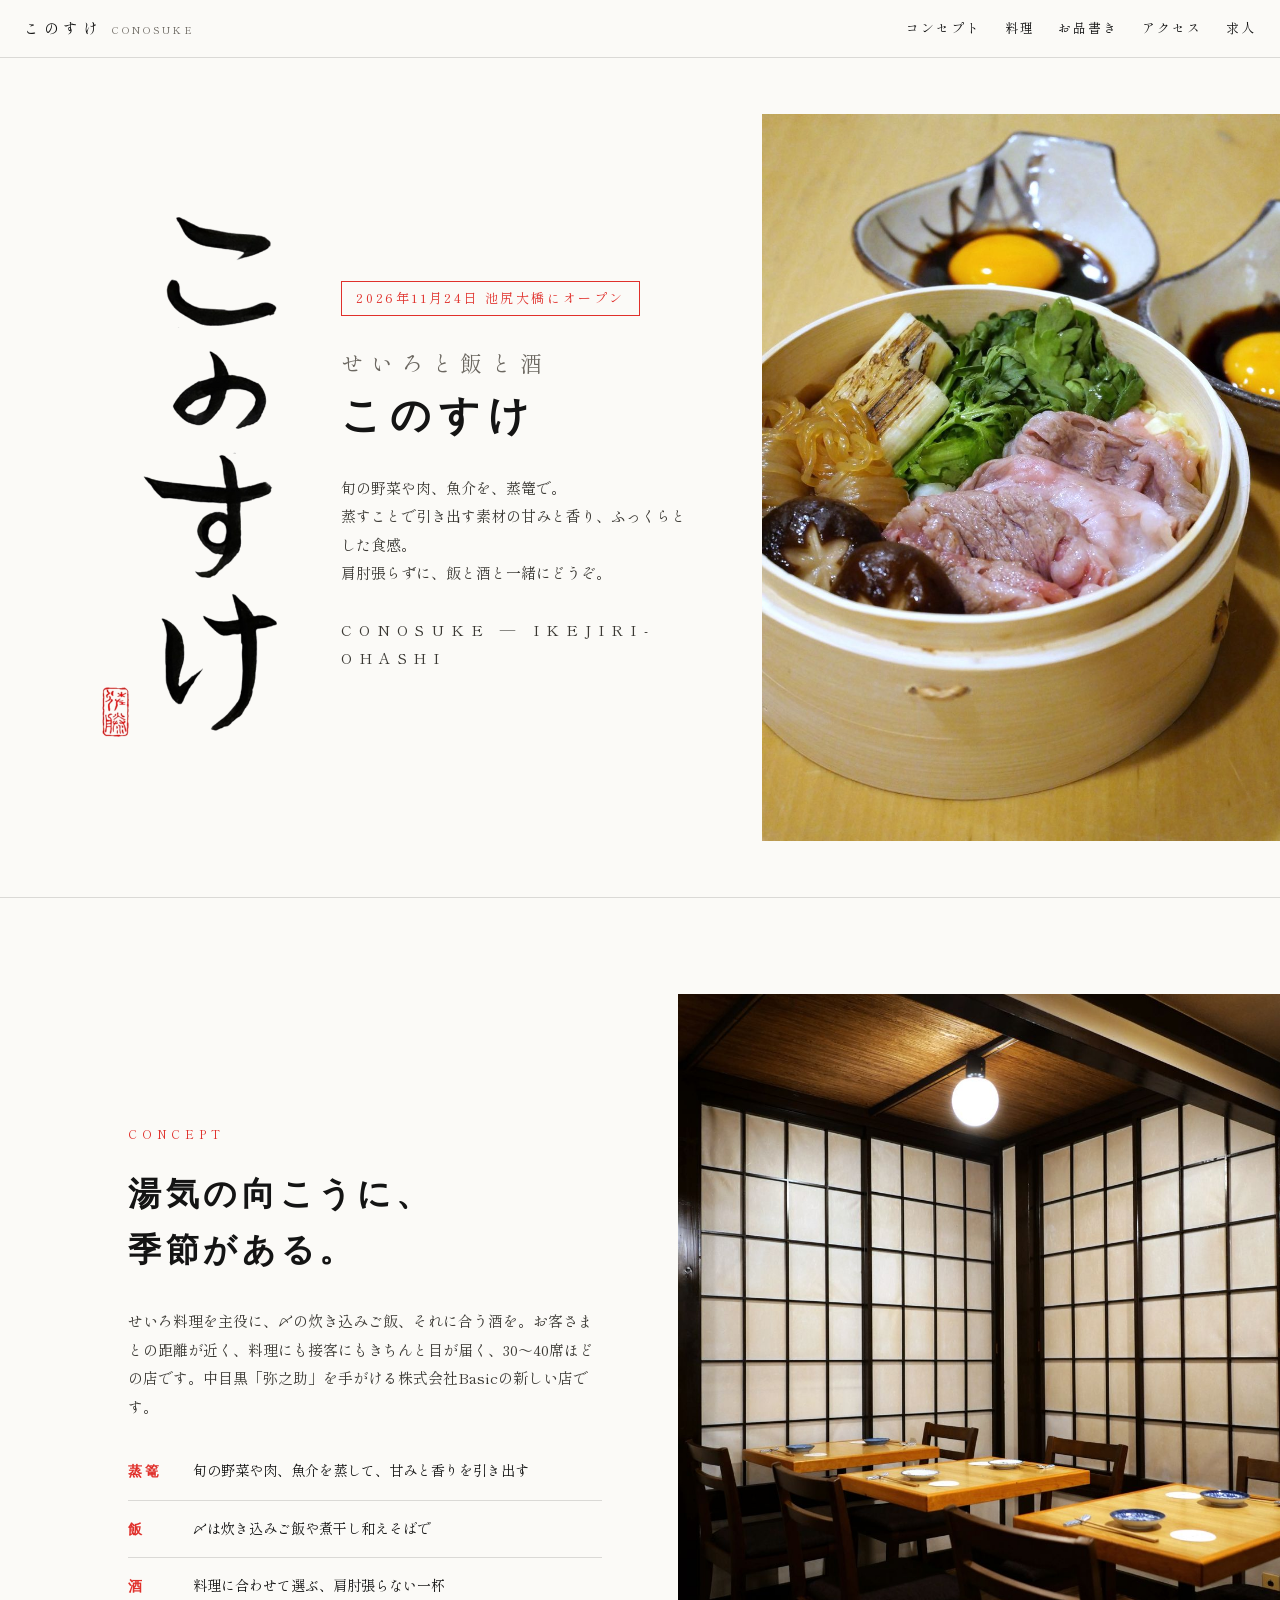
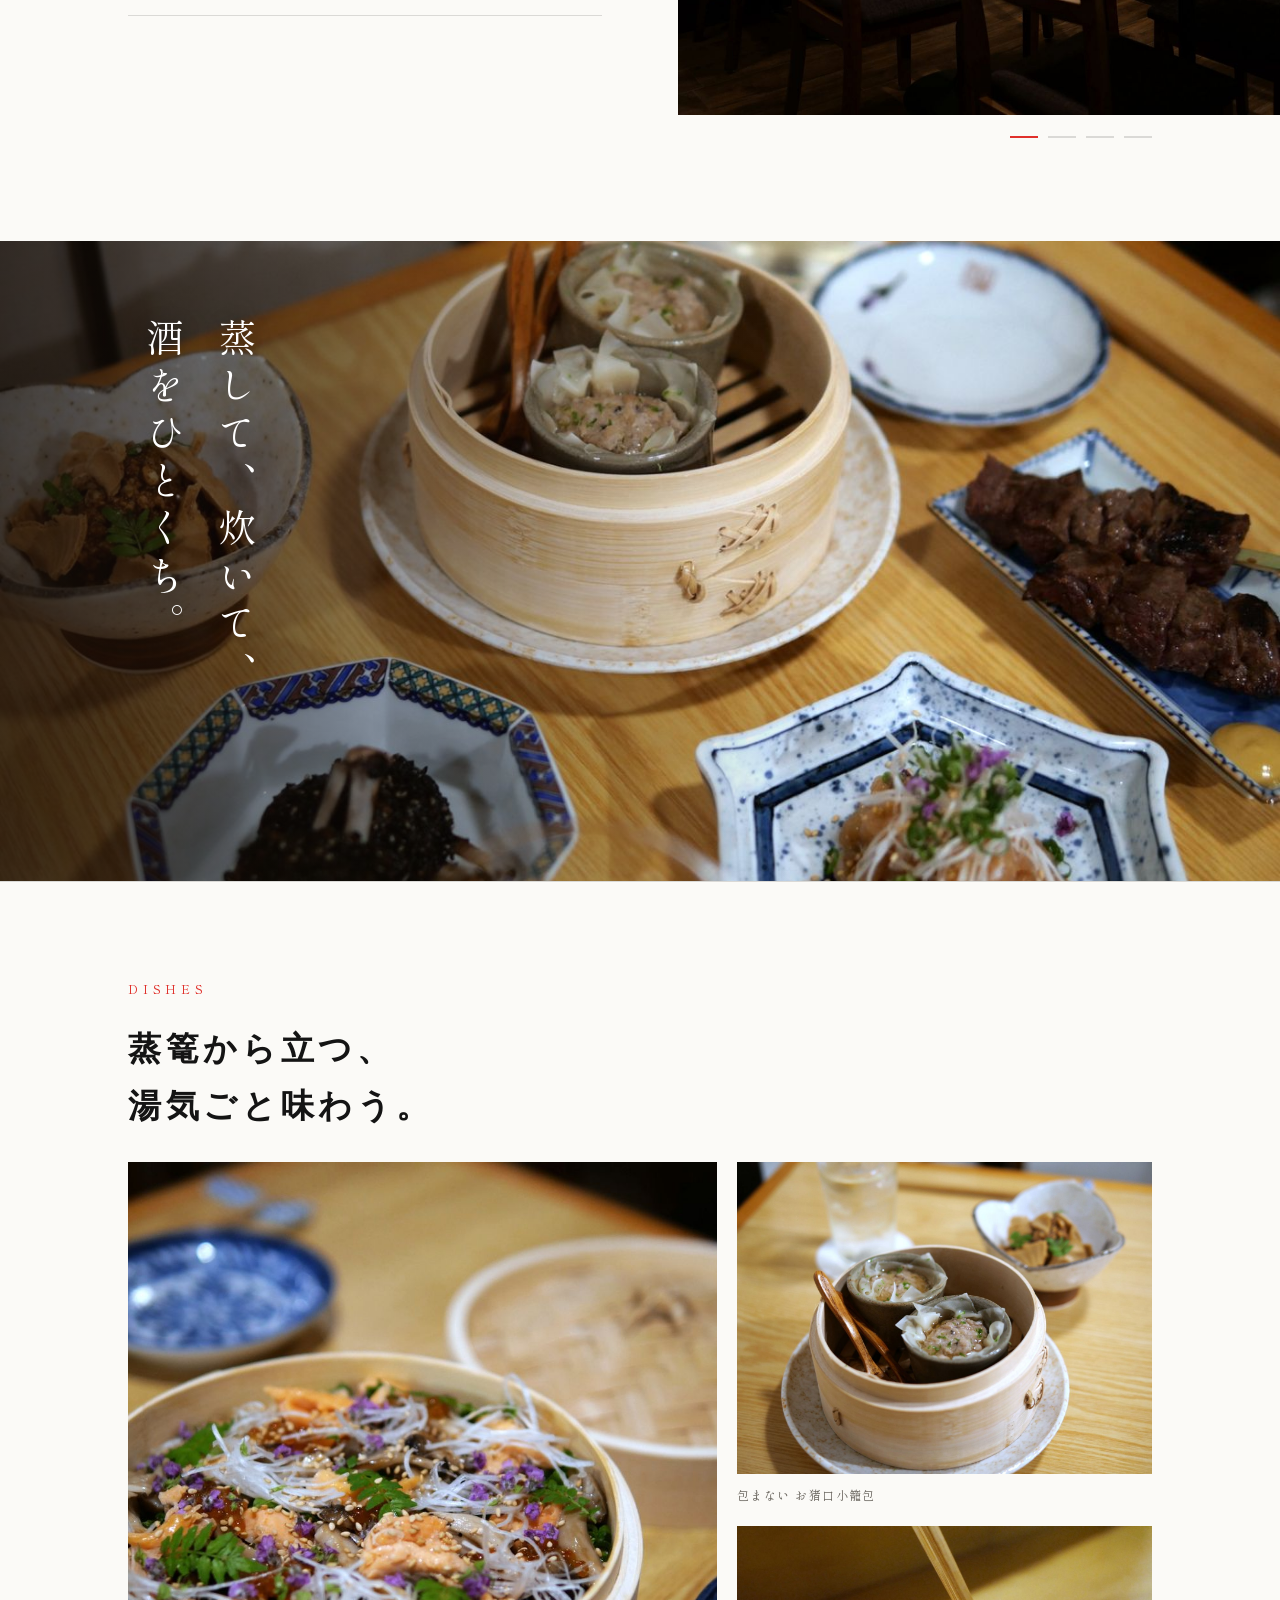
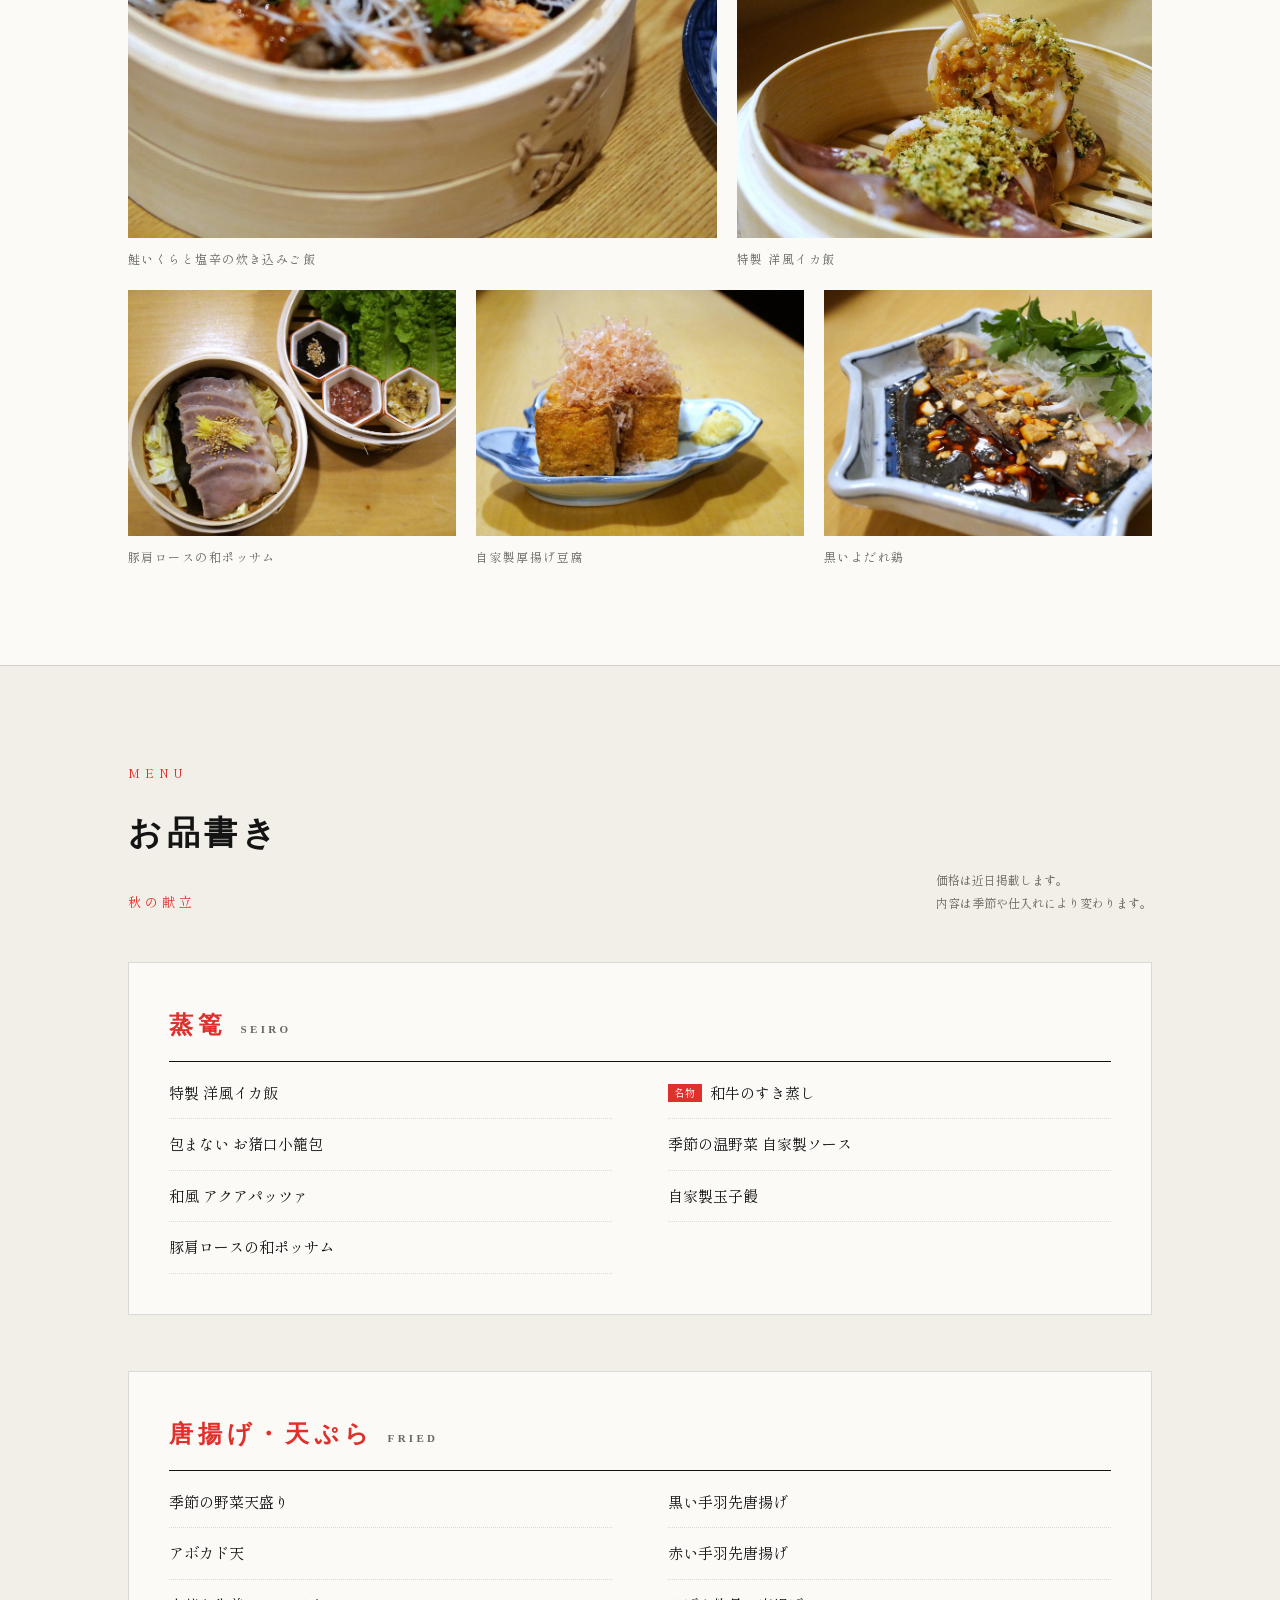
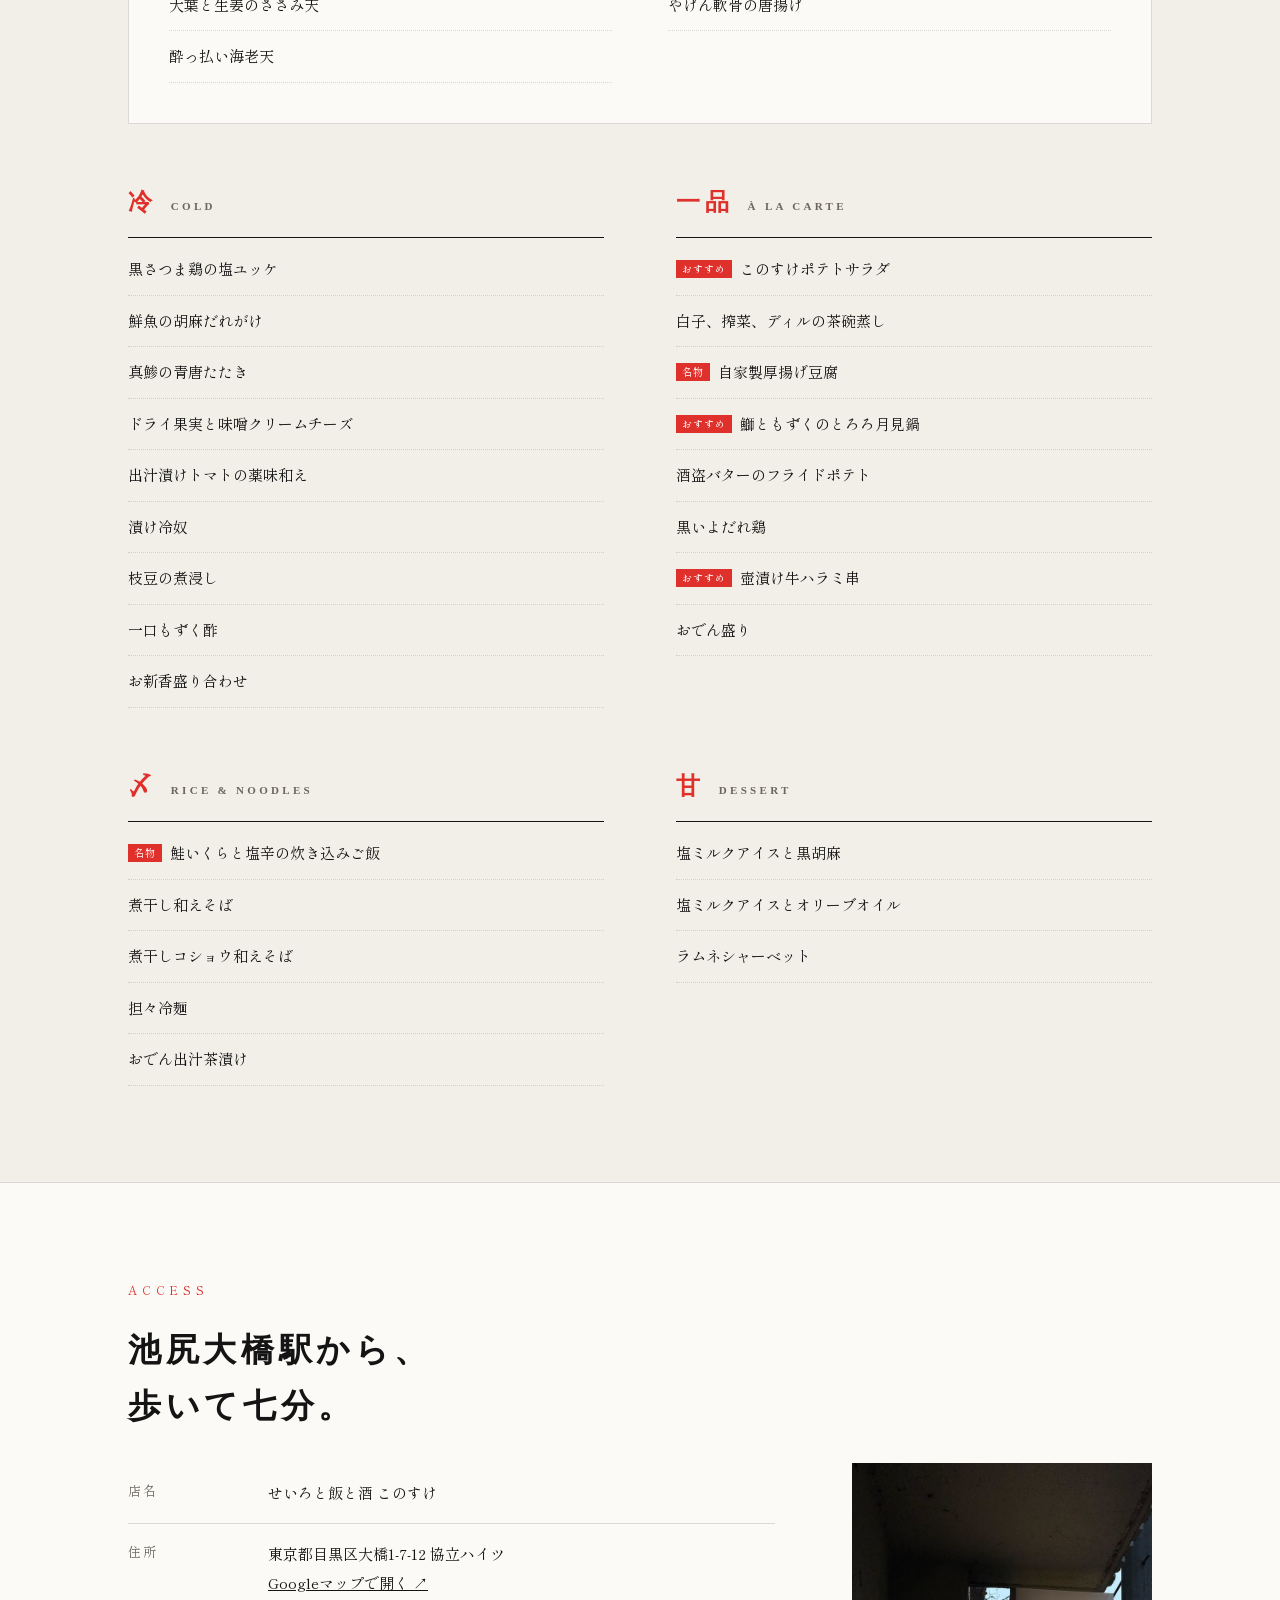
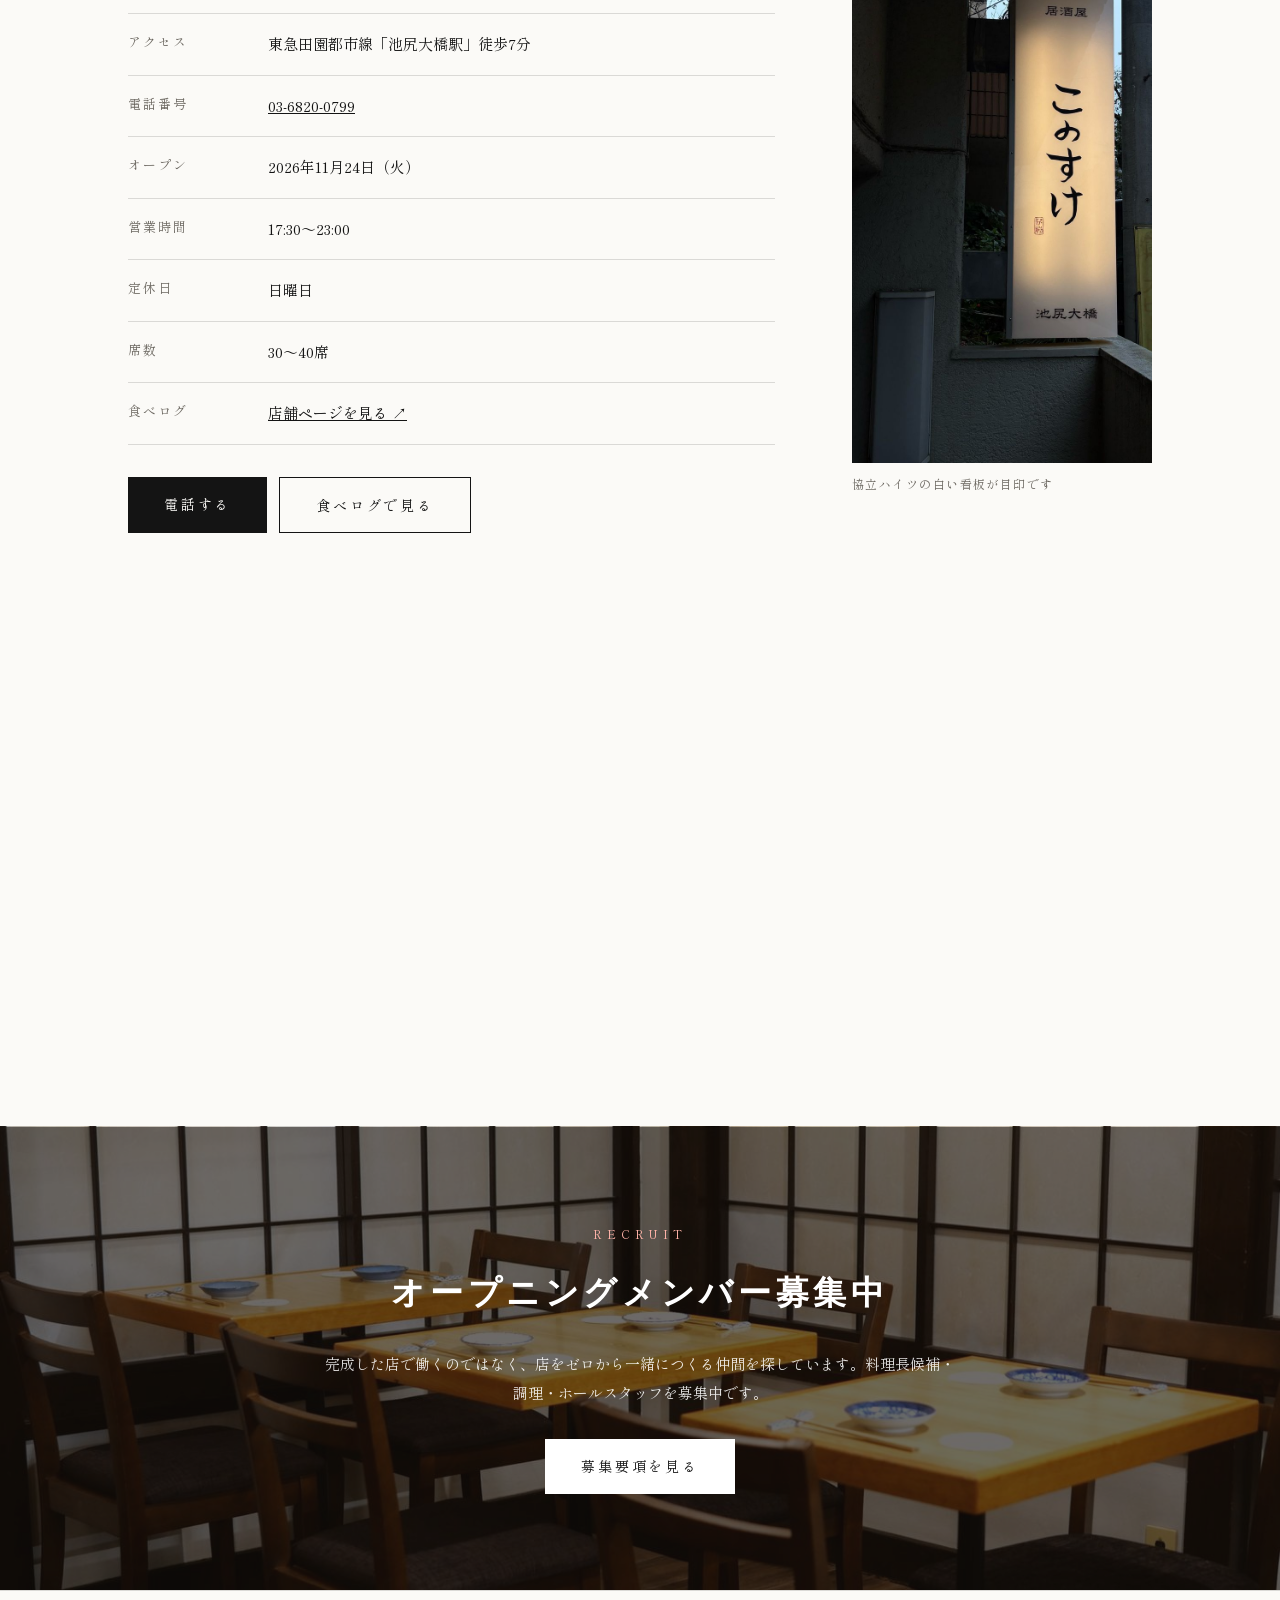
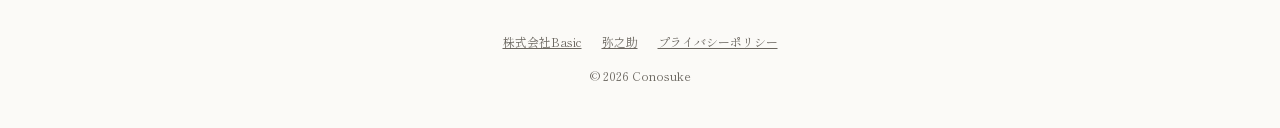
<file: conosuke.html>
<!DOCTYPE html>
<html lang="ja">
<head>
  <meta charset="UTF-8" />
  <meta name="viewport" content="width=device-width, initial-scale=1.0" />
  <title>せいろと飯と酒 このすけ｜池尻大橋 2026年11月24日オープン</title>
  <meta name="description" content="池尻大橋に2026年11月24日オープン。旬の野菜や肉、魚介を蒸篭で。せいろ料理と土鍋の飯、それに合う酒の店「このすけ」。" />
  <link rel="canonical" href="https://www.basic-fnb.com/conosuke" />
  <meta property="og:title" content="せいろと飯と酒 このすけ｜池尻大橋" />
  <meta property="og:description" content="池尻大橋に2026年11月24日オープン。せいろ料理と飯と酒の店。" />
  <meta property="og:image" content="https://www.basic-fnb.com/src/conosuke/og.jpg" />
  <meta property="og:url" content="https://www.basic-fnb.com/conosuke" />
  <meta property="og:type" content="restaurant" />
  <meta property="og:site_name" content="このすけ Conosuke" />
  <meta name="twitter:card" content="summary_large_image" />
  <link rel="icon" href="/favicon.ico" />

  <!-- Google tag (gtag.js) -->
  <script async src="https://www.googletagmanager.com/gtag/js?id=G-5CV445LCX0"></script>
  <script>
    window.dataLayer = window.dataLayer || [];
    function gtag(){dataLayer.push(arguments);}
    gtag('js', new Date());
    gtag('config', 'G-5CV445LCX0');
  </script>

  <link rel="preconnect" href="https://fonts.googleapis.com">
  <link rel="preconnect" href="https://fonts.gstatic.com" crossorigin>
  <link href="https://fonts.googleapis.com/css2?family=Shippori+Mincho:wght@400;600&display=swap" rel="stylesheet">

  <style>
    :root { --ink:#141414; --mute:#6b6760; --paper:#fbfaf7; --paper-2:#f2efe8; --rule:rgba(20,20,20,.14); --red:#e0302b; }
    *,*::before,*::after { box-sizing:border-box; margin:0; padding:0; }
    html { scroll-behavior:smooth; scroll-padding-top:72px; }
    body { background:var(--paper); color:var(--ink); font-family:"Shippori Mincho","Hiragino Mincho ProN","Yu Mincho",serif; line-height:1.9; }
    a { color:inherit; }

    header.top { position:sticky; top:0; z-index:30; display:flex; justify-content:space-between; align-items:center; padding:14px 24px; background:rgba(251,250,247,.94); backdrop-filter:blur(6px); border-bottom:1px solid var(--rule); }
    .brand { font-size:15px; letter-spacing:.3em; text-decoration:none; }
    .brand small { font-size:10px; letter-spacing:.25em; color:var(--mute); margin-left:10px; }
    header .pc-nav { display:flex; gap:24px; font-size:13px; letter-spacing:.15em; }
    header .pc-nav a { text-decoration:none; }

    .menu-btn { display:none; width:44px; height:44px; border:0; background:none; cursor:pointer; flex-direction:column; justify-content:center; align-items:center; gap:6px; position:relative; z-index:30; }
    .menu-btn span { display:block; width:24px; height:1.5px; background:var(--ink); transition:transform .3s, opacity .3s; }
    .menu-btn[aria-expanded="true"] span:nth-child(1) { transform:translateY(7.5px) rotate(45deg); }
    .menu-btn[aria-expanded="true"] span:nth-child(2) { opacity:0; }
    .menu-btn[aria-expanded="true"] span:nth-child(3) { transform:translateY(-7.5px) rotate(-45deg); }
    .overlay { position:fixed; inset:0; background:rgba(20,20,20,.35); z-index:20; }
    .drawer { position:fixed; top:0; right:0; bottom:0; width:min(80vw,320px); background:var(--paper); z-index:25; transform:translateX(100%); transition:transform .35s ease; padding:88px 32px 32px; display:flex; flex-direction:column; border-left:1px solid var(--rule); overflow-y:auto; }
    .drawer.open { transform:none; }
    .drawer-logo { height:120px; width:auto; align-self:flex-start; margin-bottom:32px; }
    .drawer nav { display:flex; flex-direction:column; }
    .drawer nav a { text-decoration:none; font-size:18px; letter-spacing:.2em; padding:16px 0; border-bottom:1px solid var(--rule); display:flex; justify-content:space-between; align-items:baseline; }
    .drawer nav a small { font-size:10px; letter-spacing:.3em; color:var(--red); text-transform:uppercase; }
    .drawer-foot { margin-top:auto; padding-top:32px; font-size:12px; color:var(--mute); line-height:2; }
    body.locked { overflow:hidden; }
    img { display:block; max-width:100%; height:auto; }
    figure { margin:0; }
    figcaption { margin-top:10px; font-size:12px; letter-spacing:.12em; color:var(--mute); }

    .hero { min-height:calc(100svh - 61px); display:grid; grid-template-columns:auto 1fr minmax(0,44%); align-items:center; gap:5vw; padding:56px 0 56px 8vw; }
    .hero-logo { justify-self:center; height:min(58svh,520px); width:auto; }
    .hero-photo { align-self:stretch; position:relative; overflow:hidden; min-height:520px; }
    .hero-photo img { position:absolute; inset:0; width:100%; height:100%; object-fit:cover; }
    .hero-copy .open { display:inline-block; color:var(--red); border:1px solid var(--red); font-size:13px; letter-spacing:.2em; padding:4px 14px; margin-bottom:28px; }
    .hero-copy h1 { font-size:clamp(26px,3.2vw,40px); font-weight:600; letter-spacing:.2em; line-height:1.7; margin-bottom:24px; }
    .hero-copy h1 span { display:block; font-size:.55em; letter-spacing:.35em; color:var(--mute); font-weight:400; }
    .hero-copy p { font-size:15px; color:#3a3833; }
    .romaji { margin-top:28px; font-size:12px; letter-spacing:.45em; color:var(--mute); }

    section.block { padding:96px 10vw; border-top:1px solid var(--rule); }
    .label { font-size:12px; letter-spacing:.4em; color:var(--red); margin-bottom:20px; }
    h2 { font-size:clamp(24px,2.6vw,34px); font-weight:600; letter-spacing:.14em; line-height:1.7; margin-bottom:28px; }
    .lead { max-width:640px; font-size:15px; color:#3a3833; }

    .concept-grid { display:grid; grid-template-columns:1fr 1fr; gap:6vw; align-items:center; }
    .concept-photo { margin-right:-10vw; }
    .slides { position:relative; aspect-ratio:5/6; overflow:hidden; background:#2a2420; }
    .slides img { position:absolute; inset:0; width:100%; height:100%; object-fit:cover; opacity:0; transition:opacity 1.2s ease; }
    .slides img.on { opacity:1; }
    .dots { display:flex; gap:10px; justify-content:flex-end; margin-top:14px; padding-right:10vw; }
    .dots button { width:28px; height:16px; border:0; padding:0; background:none; cursor:pointer; position:relative; }
    .dots button::before { content:""; position:absolute; left:0; right:0; top:7px; height:2px; background:var(--rule); transition:background .3s; }
    .dots button[aria-current="true"]::before { background:var(--red); }
    @media (prefers-reduced-motion:reduce) { .slides img { transition:none; } }
    .points { list-style:none; margin-top:36px; display:grid; gap:14px; max-width:520px; }
    .points li { display:flex; gap:16px; align-items:baseline; font-size:14px; padding-bottom:14px; border-bottom:1px solid var(--rule); }
    .points b { font-weight:600; color:var(--red); letter-spacing:.2em; min-width:3.5em; }

    .band { position:relative; height:min(72svh,640px); overflow:hidden; background:#1d1410; }
    .band img { width:100%; height:100%; object-fit:cover; }
    .band::after { content:""; position:absolute; inset:0; background:linear-gradient(90deg, rgba(20,12,8,.7) 0%, rgba(20,12,8,.25) 40%, rgba(20,12,8,0) 65%); }
    .band p { z-index:1; }
    .band p { position:absolute; left:10vw; bottom:12%; color:#fff; font-size:clamp(22px,3vw,38px); letter-spacing:.25em; line-height:1.9; writing-mode:vertical-rl; text-shadow:0 2px 18px rgba(0,0,0,.45); top:12%; }

    .dishes-grid { display:grid; grid-template-columns:repeat(12,1fr); gap:20px; margin-top:16px; }
    .dishes-grid figure img { width:100%; object-fit:cover; }
    .dishes-grid .d1 { grid-column:1 / 8; grid-row:span 2; }
    .dishes-grid .d1 { display:flex; flex-direction:column; }
    .dishes-grid .d1 img { flex:1 1 0; height:0; min-height:320px; }
    .dishes-grid .d2 { grid-column:8 / 13; }
    .dishes-grid .d2 img, .dishes-grid .d3 img { aspect-ratio:4/3; }
    .dishes-grid .d3 { grid-column:8 / 13; }
    .dishes-grid .d4 { grid-column:1 / 5; }
    .dishes-grid .d5 { grid-column:5 / 9; }
    .dishes-grid .d6 { grid-column:9 / 13; }
    .dishes-grid .d4 img, .dishes-grid .d5 img, .dishes-grid .d6 img { aspect-ratio:4/3; }

    .menu { background:var(--paper-2); }
    .menu-head { display:flex; justify-content:space-between; align-items:end; flex-wrap:wrap; gap:16px; margin-bottom:48px; }
    .season { font-size:13px; letter-spacing:.3em; color:var(--red); }
    .note { font-size:12px; color:var(--mute); }
    .seiro { background:var(--paper); border:1px solid var(--rule); padding:40px; margin-bottom:56px; }
    .seiro .cat ul { columns:2; column-gap:56px; }
    .cats { display:grid; grid-template-columns:1fr 1fr; gap:56px 72px; }
    .cat h3 { display:flex; align-items:baseline; gap:14px; padding-bottom:12px; border-bottom:1px solid var(--ink); margin-bottom:6px; font-weight:600; }
    .cat h3 .jp { font-size:24px; color:var(--red); letter-spacing:.2em; }
    .cat h3 .en { font-size:11px; letter-spacing:.3em; color:var(--mute); text-transform:uppercase; }
    .cat ul { list-style:none; }
    .cat li { display:flex; justify-content:space-between; gap:16px; padding:11px 0; border-bottom:1px dotted var(--rule); font-size:15px; break-inside:avoid; }
    .pr { white-space:nowrap; font-variant-numeric:tabular-nums; }
    .rec { display:inline-block; font-size:10px; letter-spacing:.1em; color:#fff; background:var(--red); padding:0 6px; margin-right:8px; vertical-align:2px; line-height:1.8; }

    .access-grid { display:grid; grid-template-columns:1fr 300px; gap:6vw; align-items:start; }
    .access-sign img { aspect-ratio:1/2; object-fit:cover; width:100%; }
    .info dl { display:grid; grid-template-columns:140px 1fr; max-width:720px; }
    .info dt, .info dd { padding:16px 0; border-bottom:1px solid var(--rule); font-size:15px; }
    .info dt { color:var(--mute); letter-spacing:.15em; font-size:13px; }
    .map { margin-top:40px; aspect-ratio:16/7; width:100%; border:0; filter:grayscale(.3); }

    .recruit { position:relative; text-align:center; color:#fff; background:#1d1410 url(/src/conosuke/room-wide.jpg) center 45%/cover no-repeat; overflow:hidden; }
    .recruit::before { content:""; position:absolute; inset:0; background:rgba(20,16,12,.62); }
    .recruit > * { position:relative; }
    .recruit .label { color:#ffb3a8; }
    .recruit .lead { color:rgba(255,255,255,.88); }
    .recruit .btn { background:#fff; color:var(--ink); }
    .recruit .btn:hover { background:var(--red); color:#fff; }
    .recruit .lead { margin:0 auto 32px; }
    .btn { display:inline-block; padding:14px 36px; background:var(--ink); color:var(--paper); text-decoration:none; letter-spacing:.2em; font-size:14px; }
    .btn:hover { background:var(--red); }
    .actions { display:flex; flex-wrap:wrap; gap:12px; margin-top:32px; }
    .btn.alt { background:none; color:var(--ink); border:1px solid var(--ink); }
    .btn.alt:hover { background:var(--ink); color:var(--paper); }

    footer { padding:40px 24px; text-align:center; font-size:12px; color:var(--mute); border-top:1px solid var(--rule); }
    footer a { margin:0 10px; }

    @media (max-width:800px) {
      header .pc-nav { display:none; }
      .menu-btn { display:flex; }
      .hero { grid-template-columns:1fr; padding:40px 16px 0; text-align:center; gap:32px; min-height:0; }
      .hero-logo { height:40svh; }
      .romaji { letter-spacing:.25em; font-size:11px; }
      .hero-photo { margin:0 -16px; min-height:0; }
      .hero-photo img { position:static; aspect-ratio:4/5; }
      .concept-grid, .access-grid { grid-template-columns:1fr; gap:40px; }
      .access-sign { max-width:240px; }
      .concept-photo { margin:0 -16px; }
      .slides { aspect-ratio:4/5; }
      .dots { padding-right:16px; }
      .band { height:56svh; }
      .band p { left:24px; }
      .dishes-grid { grid-template-columns:1fr 1fr; gap:12px; }
      .dishes-grid .d1 { grid-column:1 / 3; grid-row:auto; display:block; }
      .dishes-grid .d1 img { height:auto; min-height:0; aspect-ratio:4/3; }
      .dishes-grid .d2, .dishes-grid .d3 { grid-column:auto; }
      .dishes-grid .d4 { grid-column:1 / 3; }
      .dishes-grid .d5, .dishes-grid .d6 { grid-column:auto; }
      section.block { padding:72px 16px; }
      .seiro { padding:24px 16px; }
      .seiro .cat ul { columns:1; }
      .cats { grid-template-columns:1fr; gap:48px; }
      .info dl { grid-template-columns:96px 1fr; }
      .map { aspect-ratio:4/3; }
    }
  </style>
</head>
<body>
  <header class="top">
    <a class="brand" href="#top">このすけ<small>CONOSUKE</small></a>
    <nav class="pc-nav"><a href="#concept">コンセプト</a><a href="#dishes">料理</a><a href="#menu">お品書き</a><a href="#access">アクセス</a><a href="/recruit#new-store">求人</a></nav>
    <button class="menu-btn" id="menuBtn" aria-label="メニューを開く" aria-expanded="false" aria-controls="drawer"><span></span><span></span><span></span></button>
  </header>

  <div class="overlay" id="overlay" hidden></div>
  <aside class="drawer" id="drawer" aria-hidden="true">
    <img src="/src/conosuke/logo.png" alt="このすけ" class="drawer-logo" width="303" height="900">
    <nav>
      <a href="#concept">コンセプト<small>Concept</small></a>
      <a href="#dishes">料理<small>Dishes</small></a>
      <a href="#menu">お品書き<small>Menu</small></a>
      <a href="#access">アクセス<small>Access</small></a>
      <a href="/recruit#new-store">求人<small>Recruit</small></a>
    </nav>
    <p class="drawer-foot">せいろと飯と酒 このすけ<br>2026年11月24日 池尻大橋にオープン</p>
  </aside>

  <main id="top">
    <section class="hero">
      <img class="hero-logo" src="/src/conosuke/logo.png" alt="このすけ" width="303" height="900">
      <div class="hero-copy">
        <p class="open">2026年11月24日 池尻大橋にオープン</p>
        <h1><span>せいろと飯と酒</span>このすけ</h1>
        <p>旬の野菜や肉、魚介を、蒸篭で。<br>蒸すことで引き出す素材の甘みと香り、ふっくらとした食感。<br>肩肘張らずに、飯と酒と一緒にどうぞ。</p>
        <p class="romaji">CONOSUKE — IKEJIRI-OHASHI</p>
      </div>
      <div class="hero-photo"><img src="/src/conosuke/hero-sukimushi.jpg" alt="丸い蒸篭で蒸した和牛のすき蒸しと卵黄" width="1050" height="1400" fetchpriority="high"></div>
    </section>

    <section class="block" id="concept">
      <div class="concept-grid">
        <div>
          <p class="label">CONCEPT</p>
          <h2>湯気の向こうに、<br>季節がある。</h2>
          <p class="lead">せいろ料理を主役に、〆の炊き込みご飯、それに合う酒を。お客さまとの距離が近く、料理にも接客にもきちんと目が届く、30〜40席ほどの店です。中目黒「弥之助」を手がける株式会社Basicの新しい店です。</p>
          <ul class="points">
            <li><b>蒸篭</b>旬の野菜や肉、魚介を蒸して、甘みと香りを引き出す</li>
            <li><b>飯</b>〆は炊き込みご飯や煮干し和えそばで</li>
            <li><b>酒</b>料理に合わせて選ぶ、肩肘張らない一杯</li>
          </ul>
        </div>
        <figure class="concept-photo">
          <div class="slides" id="slides" aria-roledescription="carousel" aria-label="店内と入口の写真">
            <img class="on" src="/src/conosuke/room-shoji.jpg" alt="障子に囲まれたテーブル席" width="1050" height="1400" loading="lazy">
            <img src="/src/conosuke/room-lantern.jpg" alt="和紙の照明が灯る半個室のテーブル席" width="1050" height="1400" loading="lazy">
            <img src="/src/conosuke/room-counter.jpg" alt="器が並ぶ白木のカウンター" width="1050" height="1400" loading="lazy">
            <img src="/src/conosuke/room-sign.jpg" alt="入口に灯る「このすけ」の行灯" width="1050" height="1400" loading="lazy">
          </div>
          <div class="dots" id="dots"><button type="button" aria-label="1枚目：テーブル席" aria-current="true"></button><button type="button" aria-label="2枚目：半個室" aria-current="false"></button><button type="button" aria-label="3枚目：カウンター" aria-current="false"></button><button type="button" aria-label="4枚目：入口の行灯" aria-current="false"></button></div>
        </figure>
      </div>
    </section>

    <div class="band" role="img" aria-label="蒸篭の小籠包や串焼きが並ぶテーブル">
      <img src="/src/conosuke/band-table.jpg" alt="" width="1400" height="1050" loading="lazy">
      <p>蒸して、炊いて、<br>酒をひとくち。</p>
    </div>

    <section class="block" id="dishes">
      <p class="label">DISHES</p>
      <h2>蒸篭から立つ、<br>湯気ごと味わう。</h2>
      <div class="dishes-grid">
        <figure class="d1"><img src="/src/conosuke/dish-rice.jpg" alt="丸い蒸篭で炊いた鮭いくらと塩辛の炊き込みご飯" width="1400" height="1050" loading="lazy"><figcaption>鮭いくらと塩辛の炊き込みご飯</figcaption></figure>
        <figure class="d2"><img src="/src/conosuke/dish-shoronpo.jpg" alt="蒸篭に入ったお猪口の小籠包" width="1400" height="1050" loading="lazy"><figcaption>包まない お猪口小籠包</figcaption></figure>
        <figure class="d3"><img src="/src/conosuke/dish-ikameshi.jpg" alt="蒸篭から箸で持ち上げたイカ飯" width="1400" height="1050" loading="lazy"><figcaption>特製 洋風イカ飯</figcaption></figure>
        <figure class="d4"><img src="/src/conosuke/dish-possam.jpg" alt="二段の蒸篭で蒸した豚肩ロースとサンチュ、薬味" width="1400" height="1050" loading="lazy"><figcaption>豚肩ロースの和ポッサム</figcaption></figure>
        <figure class="d5"><img src="/src/conosuke/dish-atsuage.jpg" alt="かつお節をのせた自家製厚揚げ豆腐" width="1400" height="1050" loading="lazy"><figcaption>自家製厚揚げ豆腐</figcaption></figure>
        <figure class="d6"><img src="/src/conosuke/dish-yodaredori.jpg" alt="黒胡麻だれのよだれ鶏" width="1400" height="1050" loading="lazy"><figcaption>黒いよだれ鶏</figcaption></figure>
      </div>
    </section>

    <section class="block menu" id="menu">
      <div class="menu-head">
        <div>
          <p class="label">MENU</p>
          <h2>お品書き</h2>
          <p class="season">秋の献立</p>
        </div>
        <p class="note">価格は近日掲載します。<br>内容は季節や仕入れにより変わります。</p>
      </div>

      <div class="seiro">
      <section class="cat">
        <h3><span class="jp">蒸篭</span><span class="en">Seiro</span></h3>
        <ul>
          <li><span class="nm">特製 洋風イカ飯</span></li>
          <li><span class="nm">包まない お猪口小籠包</span></li>
          <li><span class="nm">和風 アクアパッツァ</span></li>
          <li><span class="nm">豚肩ロースの和ポッサム</span></li>
          <li><span class="nm"><span class="rec">名物</span>和牛のすき蒸し</span></li>
          <li><span class="nm">季節の温野菜 自家製ソース</span></li>
          <li><span class="nm">自家製玉子饅</span></li>
        </ul>
      </section>
      </div>

      <div class="seiro">
      <section class="cat">
        <h3><span class="jp">唐揚げ・天ぷら</span><span class="en">Fried</span></h3>
        <ul>
          <li><span class="nm">季節の野菜天盛り</span></li>
          <li><span class="nm">アボカド天</span></li>
          <li><span class="nm">大葉と生姜のささみ天</span></li>
          <li><span class="nm">酔っ払い海老天</span></li>
          <li><span class="nm">黒い手羽先唐揚げ</span></li>
          <li><span class="nm">赤い手羽先唐揚げ</span></li>
          <li><span class="nm">やげん軟骨の唐揚げ</span></li>
        </ul>
      </section>
      </div>

      <div class="cats">
      <section class="cat">
        <h3><span class="jp">冷</span><span class="en">Cold</span></h3>
        <ul>
          <li><span class="nm">黒さつま鶏の塩ユッケ</span></li>
          <li><span class="nm">鮮魚の胡麻だれがけ</span></li>
          <li><span class="nm">真鯵の青唐たたき</span></li>
          <li><span class="nm">ドライ果実と味噌クリームチーズ</span></li>
          <li><span class="nm">出汁漬けトマトの薬味和え</span></li>
          <li><span class="nm">漬け冷奴</span></li>
          <li><span class="nm">枝豆の煮浸し</span></li>
          <li><span class="nm">一口もずく酢</span></li>
          <li><span class="nm">お新香盛り合わせ</span></li>
        </ul>
      </section>
      <section class="cat">
        <h3><span class="jp">一品</span><span class="en">À la carte</span></h3>
        <ul>
          <li><span class="nm"><span class="rec">おすすめ</span>このすけポテトサラダ</span></li>
          <li><span class="nm">白子、搾菜、ディルの茶碗蒸し</span></li>
          <li><span class="nm"><span class="rec">名物</span>自家製厚揚げ豆腐</span></li>
          <li><span class="nm"><span class="rec">おすすめ</span>鰤ともずくのとろろ月見鍋</span></li>
          <li><span class="nm">酒盗バターのフライドポテト</span></li>
          <li><span class="nm">黒いよだれ鶏</span></li>
          <li><span class="nm"><span class="rec">おすすめ</span>壺漬け牛ハラミ串</span></li>
          <li><span class="nm">おでん盛り</span></li>
        </ul>
      </section>
      <section class="cat">
        <h3><span class="jp">〆</span><span class="en">Rice &amp; Noodles</span></h3>
        <ul>
          <li><span class="nm"><span class="rec">名物</span>鮭いくらと塩辛の炊き込みご飯</span></li>
          <li><span class="nm">煮干し和えそば</span></li>
          <li><span class="nm">煮干しコショウ和えそば</span></li>
          <li><span class="nm">担々冷麺</span></li>
          <li><span class="nm">おでん出汁茶漬け</span></li>
        </ul>
      </section>
      <section class="cat">
        <h3><span class="jp">甘</span><span class="en">Dessert</span></h3>
        <ul>
          <li><span class="nm">塩ミルクアイスと黒胡麻</span></li>
          <li><span class="nm">塩ミルクアイスとオリーブオイル</span></li>
          <li><span class="nm">ラムネシャーベット</span></li>
        </ul>
      </section>
      </div>
    </section>

    <section class="block info" id="access">
      <p class="label">ACCESS</p>
      <h2>池尻大橋駅から、<br>歩いて七分。</h2>
      <div class="access-grid">
      <div>
      <dl>
        <dt>店名</dt><dd>せいろと飯と酒 このすけ</dd>
        <dt>住所</dt><dd>東京都目黒区大橋1-7-12 協立ハイツ<br><a href="https://www.google.com/maps/search/?api=1&amp;query=35.6501306,139.6894823" target="_blank" rel="noopener">Googleマップで開く ↗</a></dd>
        <dt>アクセス</dt><dd>東急田園都市線「池尻大橋駅」徒歩7分</dd>
        <dt>電話番号</dt><dd><a href="tel:0368200799">03-6820-0799</a></dd>
        <dt>オープン</dt><dd>2026年11月24日（火）</dd>
        <dt>営業時間</dt><dd>17:30〜23:00</dd>
        <dt>定休日</dt><dd>日曜日</dd>
        <dt>席数</dt><dd>30〜40席</dd>
        <dt>食べログ</dt><dd><a href="https://tabelog.com/tokyo/A1317/A131705/13328775/" target="_blank" rel="noopener">店舗ページを見る ↗</a></dd>
      </dl>
      <div class="actions"><a class="btn" href="tel:0368200799">電話する</a><a class="btn alt" href="https://tabelog.com/tokyo/A1317/A131705/13328775/" target="_blank" rel="noopener">食べログで見る</a></div>
      </div>
      <figure class="access-sign"><img src="/src/conosuke/sign.jpg" alt="協立ハイツ前に立つ「居酒屋 このすけ」の看板" width="702" height="1400" loading="lazy"><figcaption>協立ハイツの白い看板が目印です</figcaption></figure>
      </div>
      <iframe class="map" title="このすけ 地図" loading="lazy" src="https://www.google.com/maps?q=35.6501306,139.6894823&amp;z=17&amp;output=embed"></iframe>
    </section>

    <section class="block recruit">
      <p class="label">RECRUIT</p>
      <h2>オープニングメンバー募集中</h2>
      <p class="lead">完成した店で働くのではなく、店をゼロから一緒につくる仲間を探しています。料理長候補・調理・ホールスタッフを募集中です。</p>
      <a class="btn" href="/recruit#new-store">募集要項を見る</a>
    </section>
  </main>

  <footer>
    <a href="/">株式会社Basic</a><a href="/yanosuke">弥之助</a><a href="/privacy">プライバシーポリシー</a>
    <p style="margin-top:12px;">© 2026 Conosuke</p>
  </footer>
  <script>
    (function () {
      var btn = document.getElementById('menuBtn'), drawer = document.getElementById('drawer'), overlay = document.getElementById('overlay');
      function set(open) {
        btn.setAttribute('aria-expanded', open);
        btn.setAttribute('aria-label', open ? 'メニューを閉じる' : 'メニューを開く');
        drawer.classList.toggle('open', open);
        drawer.setAttribute('aria-hidden', !open);
        overlay.hidden = !open;
        document.body.classList.toggle('locked', open);
      }
      btn.addEventListener('click', function () { set(btn.getAttribute('aria-expanded') !== 'true'); });
      overlay.addEventListener('click', function () { set(false); });
      drawer.querySelectorAll('a').forEach(function (a) { a.addEventListener('click', function () { set(false); }); });
      document.addEventListener('keydown', function (e) { if (e.key === 'Escape') set(false); });
      window.addEventListener('resize', function () { if (window.innerWidth > 800) set(false); });
    })();
    (function () {
      var box = document.getElementById('slides'); if (!box) return;
      var imgs = box.querySelectorAll('img'), dots = document.querySelectorAll('#dots button'), i = 0, timer;
      var still = window.matchMedia('(prefers-reduced-motion: reduce)').matches;
      function show(n) {
        i = (n + imgs.length) % imgs.length;
        imgs.forEach(function (im, k) { im.classList.toggle('on', k === i); });
        dots.forEach(function (d, k) { d.setAttribute('aria-current', k === i); });
      }
      function start() { if (!still) { clearInterval(timer); timer = setInterval(function () { show(i + 1); }, 5000); } }
      dots.forEach(function (d, k) { d.addEventListener('click', function () { show(k); start(); }); });
      var x0 = null;
      box.addEventListener('touchstart', function (e) { x0 = e.touches[0].clientX; }, { passive: true });
      box.addEventListener('touchend', function (e) { if (x0 === null) return; var dx = e.changedTouches[0].clientX - x0; if (Math.abs(dx) > 40) { show(i + (dx < 0 ? 1 : -1)); start(); } x0 = null; });
      start();
    })();
  </script>
</body>
</html>
</file>
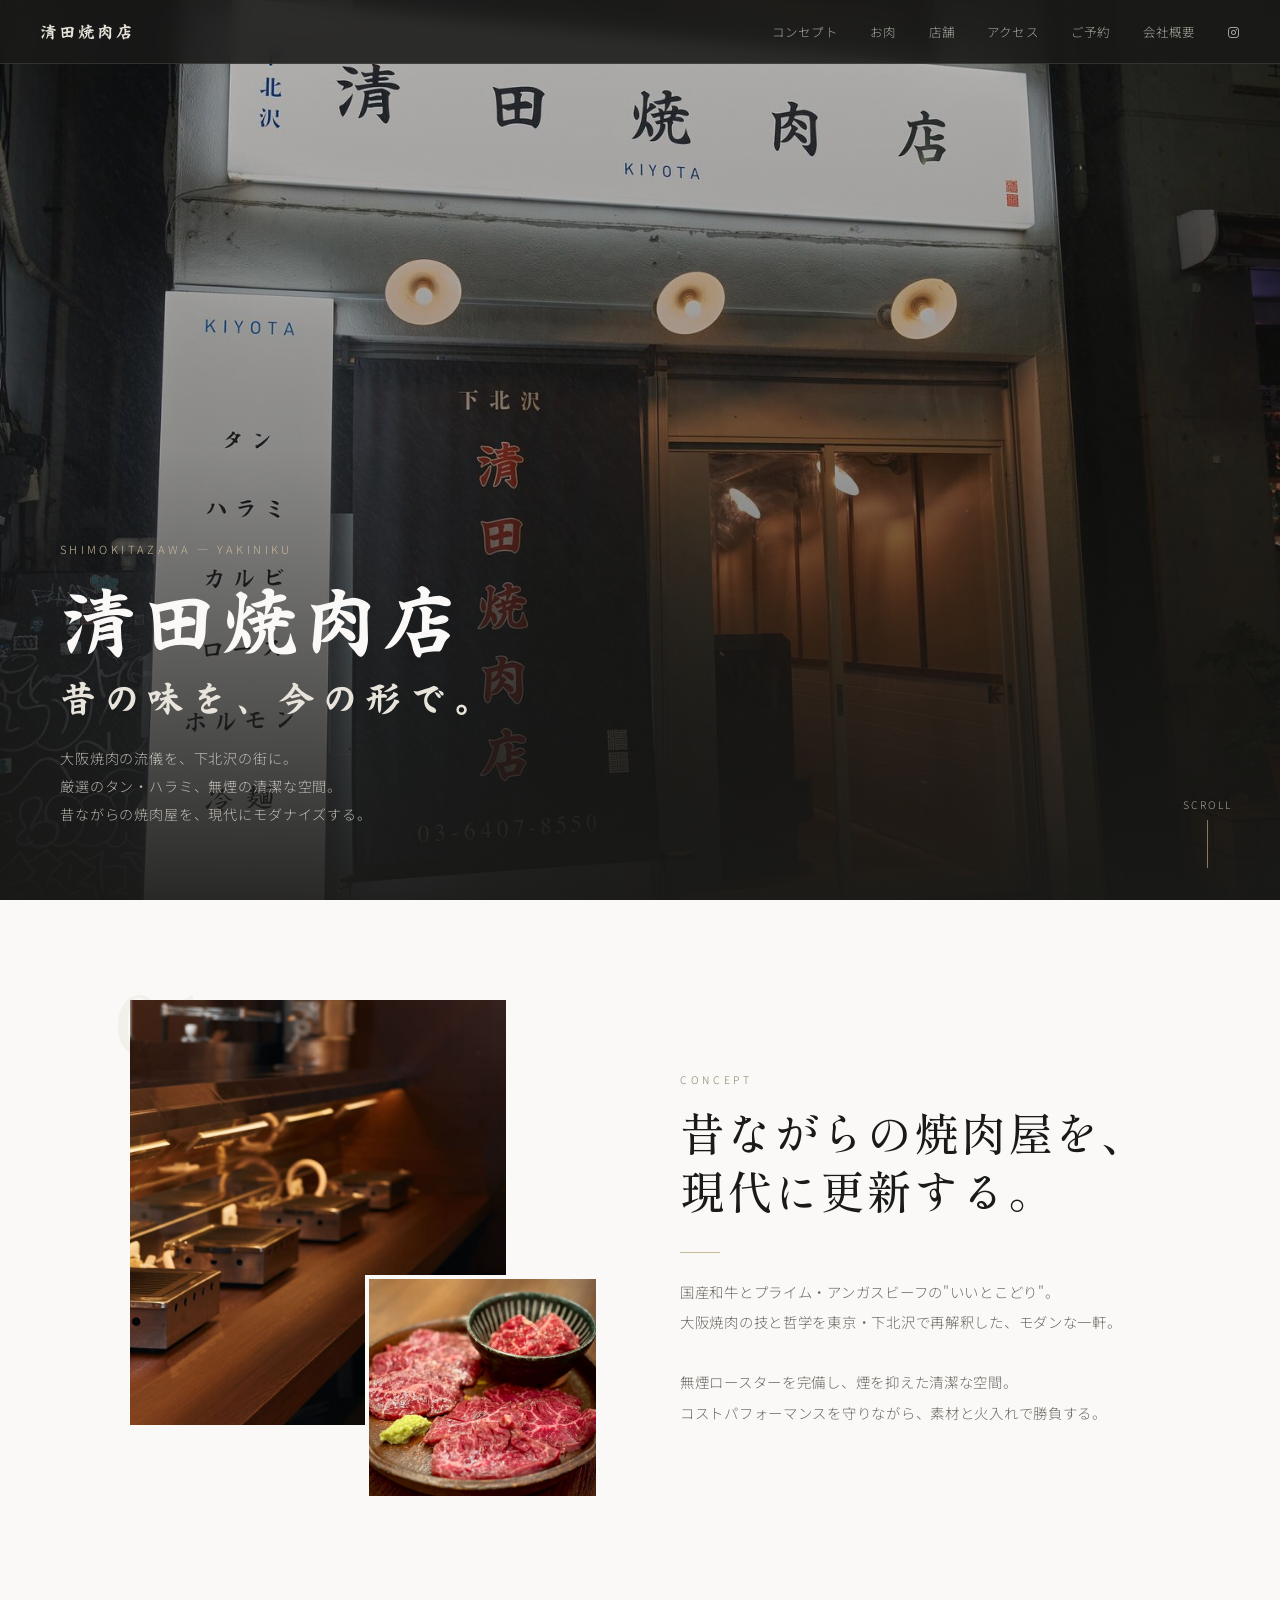
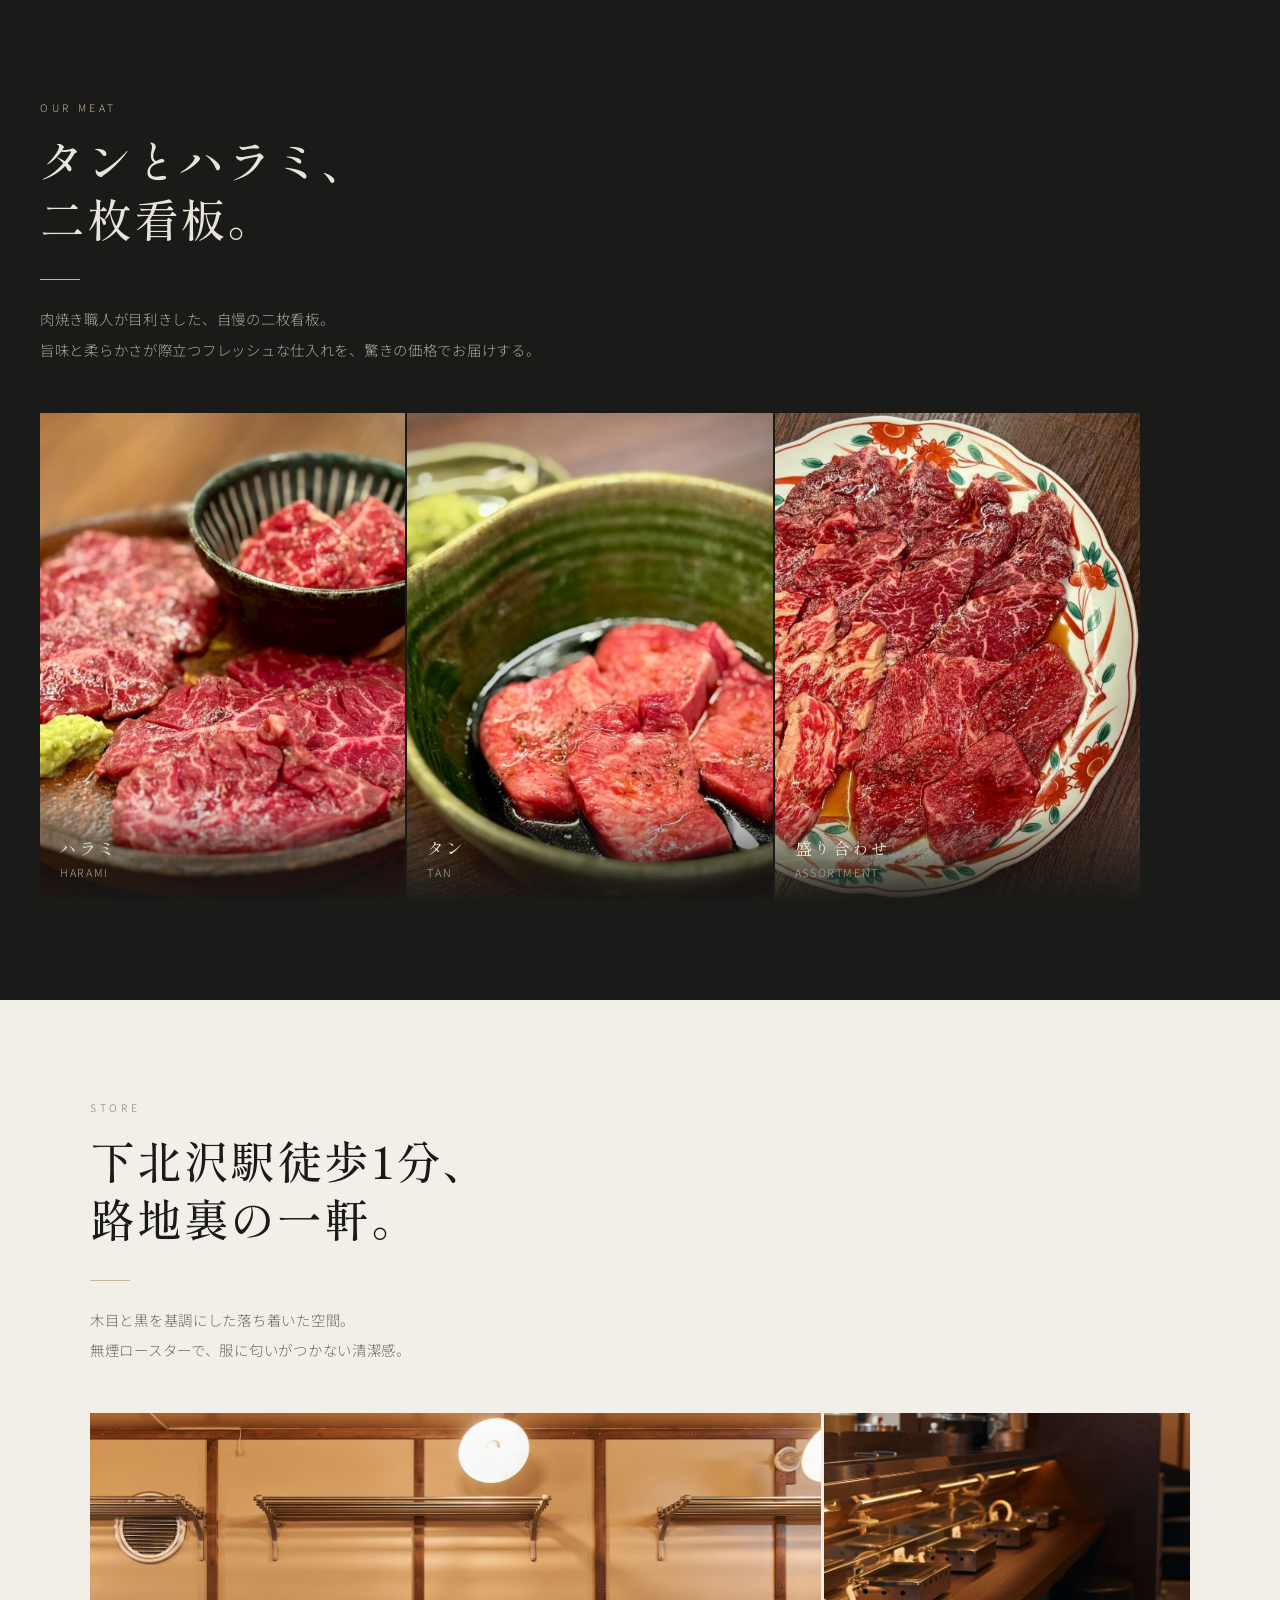
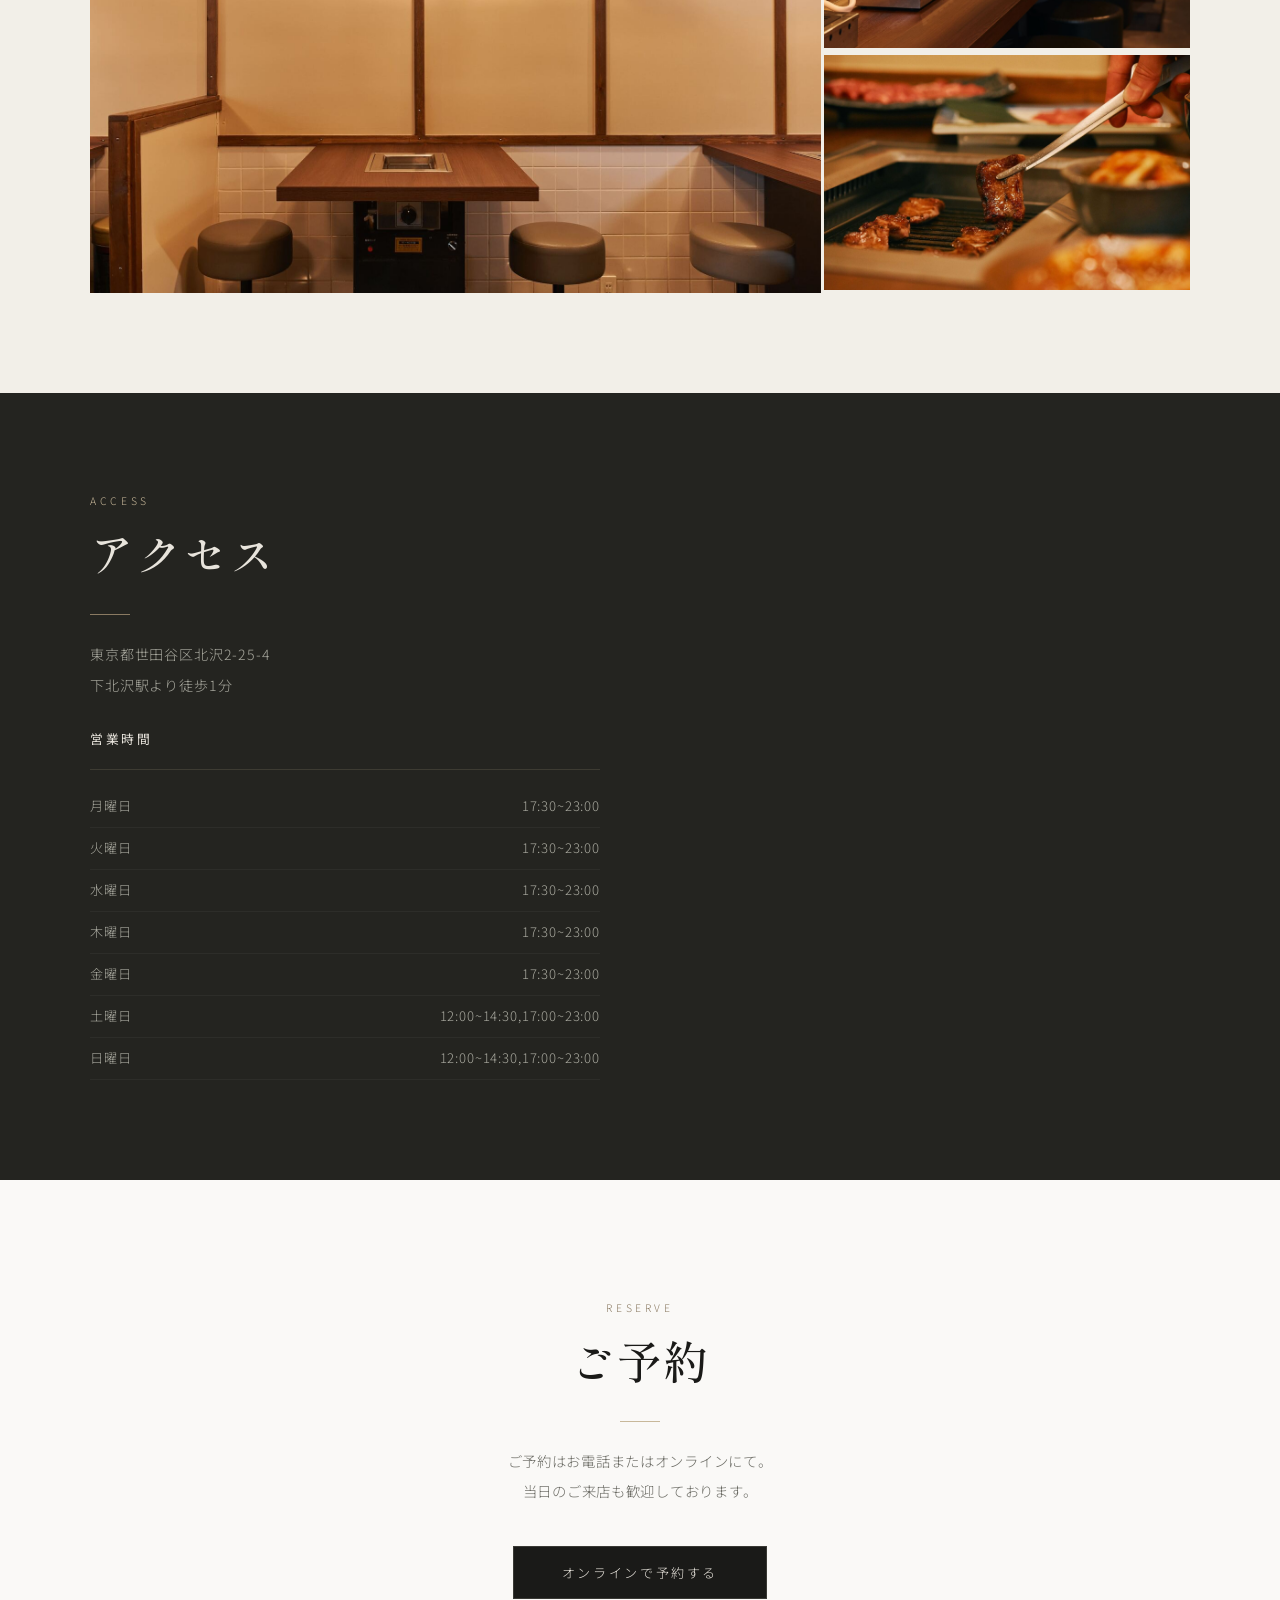
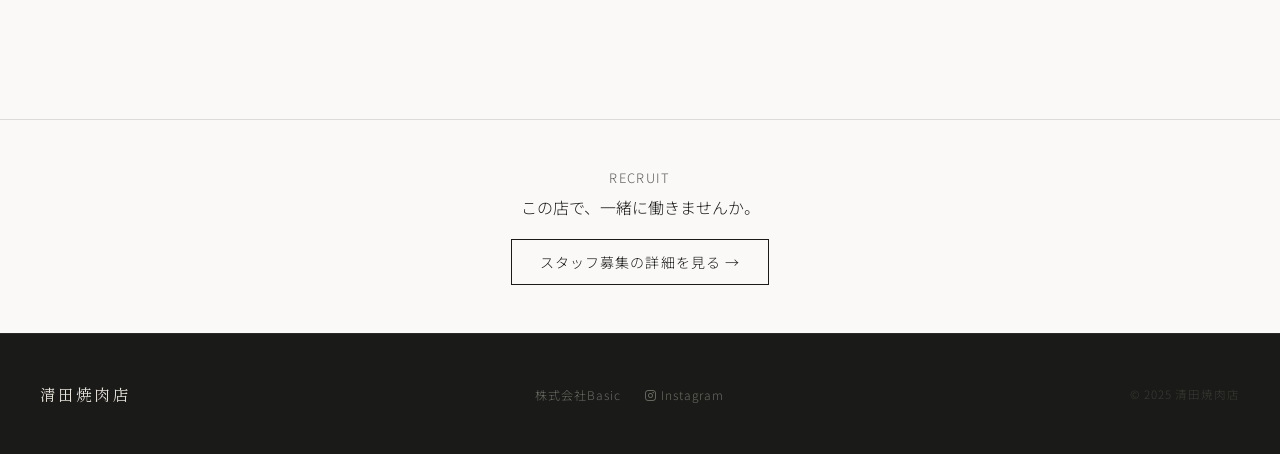
<file: kiyota.html>
<!DOCTYPE html>
<html lang="ja">
<head>
  <meta charset="UTF-8" />
  <meta name="viewport" content="width=device-width, initial-scale=1.0" />
  <title>清田焼肉店 | タンとハラミにこだわった下北沢のモダン大阪焼肉</title>

  <meta name="description" content="下北沢『清田』は、昔ながらの焼肉屋を現代風にモダナイズ。厳選されたタンやハラミを中心に、最高の焼肉体験をお楽しみいただけます。" />
  <meta name="keywords" content="清田, 下北沢 焼肉, 清田焼肉, タン, ハラミ, 和牛, 焼肉, 下北沢ディナー, 落ち着いた焼肉店" />
  <meta name="author" content="清田焼肉店" />
  <meta name="robots" content="index, follow" />
  <link rel="canonical" href="https://www.basic-fnb.com/kiyota" />

  <meta property="og:title" content="清田焼肉店 | タンとハラミにこだわった下北沢のモダン大阪焼肉" />
  <meta property="og:description" content="下北沢『清田』は、昔ながらの焼肉屋を現代風にモダナイズ。厳選されたタンやハラミを中心に、最高の焼肉体験をお楽しみいただけます。" />
  <meta property="og:image" content="https://www.basic-fnb.com/src/og/kiyota.jpg" />
  <meta property="og:url" content="https://www.basic-fnb.com/kiyota" />
  <meta property="og:type" content="website" />
  <meta property="og:site_name" content="清田焼肉店" />

  <meta name="twitter:card" content="summary_large_image" />
  <meta name="twitter:title" content="清田焼肉店 | タンとハラミにこだわった下北沢のモダン大阪焼肉" />
  <meta name="twitter:description" content="下北沢『清田』は、昔ながらの焼肉屋を現代風にモダナイズ。厳選されたタンやハラミを中心に、最高の焼肉体験をお楽しみいただけます。" />
  <meta name="twitter:image" content="https://www.basic-fnb.com/src/og/kiyota.jpg" />

  <link href="https://cdnjs.cloudflare.com/ajax/libs/font-awesome/6.5.0/css/all.min.css" rel="stylesheet">
  <link href="https://fonts.googleapis.com/css2?family=Shippori+Mincho:wght@400;500;700&family=Noto+Sans+JP:wght@300;400;500&display=swap" rel="stylesheet">

  <!-- Google tag (gtag.js) -->
  <script async src="https://www.googletagmanager.com/gtag/js?id=G-5CV445LCX0"></script>
  <script>
    window.dataLayer = window.dataLayer || [];
    function gtag(){dataLayer.push(arguments);}
    gtag('js', new Date());
    gtag('config', 'G-5CV445LCX0');
  </script>

  <style>
    :root {
      --charcoal: #1a1a18;
      --carbon: #242420;
      --ash: #3a3a35;
      --smoke: #6b6b64;
      --fog: #a8a89e;
      --bone: #e8e4dc;
      --chalk: #f2efe8;
      --white: #faf9f7;
      --accent: #c8b89a;
      --accent-dark: #8a7a62;
    }

    @font-face {
      font-family: 'Kaishoku';
      src: url('/fonts/HOT-GFKaishokk-E.otf') format('opentype');
      font-weight: normal;
      font-style: normal;
    }

    * { box-sizing: border-box; margin: 0; padding: 0; }

    html { scroll-behavior: smooth; }

    body {
      font-family: 'Noto Sans JP', sans-serif;
      font-weight: 300;
      color: var(--charcoal);
      background: var(--white);
      overflow-x: hidden;
    }

    /* ── NAV ── */
    nav {
      position: fixed;
      top: 0;
      width: 100%;
      display: flex;
      justify-content: space-between;
      align-items: center;
      padding: 0 40px;
      height: 64px;
      background: rgba(26,26,24,0.88);
      backdrop-filter: blur(8px);
      z-index: 1000;
      border-bottom: 1px solid rgba(200,184,154,0.15);
    }

    .nav-brand {
      font-family: 'Kaishoku', 'Noto Sans JP', sans-serif;
      color: var(--bone);
      font-size: 1.05rem;
      letter-spacing: 0.12em;
    }

    .nav-links {
      display: flex;
      gap: 32px;
      align-items: center;
    }

    .nav-links a {
      color: var(--fog);
      text-decoration: none;
      font-size: 0.78rem;
      letter-spacing: 0.1em;
      transition: color 0.25s;
    }

    .nav-links a:hover { color: var(--accent); }

    .nav-toggle {
      display: none;
      background: none;
      border: none;
      color: var(--bone);
      font-size: 1.3rem;
      cursor: pointer;
    }

    .fullscreen-menu {
      display: none;
      flex-direction: column;
      justify-content: center;
      align-items: center;
      position: fixed;
      inset: 0;
      background: rgba(26,26,24,0.97);
      z-index: 2000;
      gap: 28px;
    }

    .fullscreen-menu.show { display: flex; }

    .fullscreen-menu a {
      font-family: 'Shippori Mincho', serif;
      color: var(--bone);
      text-decoration: none;
      font-size: 1.5rem;
      letter-spacing: 0.15em;
      transition: color 0.2s;
    }

    .fullscreen-menu a:hover { color: var(--accent); }

    .close-btn {
      position: absolute;
      top: 24px;
      right: 36px;
      font-size: 1.8rem;
      color: var(--fog);
      cursor: pointer;
      background: none;
      border: none;
      line-height: 1;
    }

    /* ── HERO ── */
    .hero {
      position: relative;
      height: 100vh;
      min-height: 600px;
      display: flex;
      align-items: flex-end;
      overflow: hidden;
    }

    .hero-bg {
      position: absolute;
      inset: 0;
      background: url('src/kiyota-1.jpg') center center / cover no-repeat;
      transform: scale(1.04);
      transition: transform 8s ease;
    }

    .hero-bg.loaded { transform: scale(1); }

    .hero-overlay {
      position: absolute;
      inset: 0;
      background: linear-gradient(
        to top,
        rgba(26,26,24,0.92) 0%,
        rgba(26,26,24,0.4) 50%,
        rgba(26,26,24,0.2) 100%
      );
    }

    .hero-content {
      position: relative;
      z-index: 2;
      padding: 0 60px 72px;
      max-width: 720px;
    }

    .hero-eyebrow {
      font-size: 0.7rem;
      letter-spacing: 0.3em;
      color: var(--accent);
      text-transform: uppercase;
      margin-bottom: 20px;
    }

    .hero-title {
      font-family: 'Kaishoku', 'Noto Sans JP', sans-serif;
      font-size: clamp(2.8rem, 6vw, 4.8rem);
      font-weight: 700;
      color: var(--white);
      line-height: 1.15;
      letter-spacing: 0.05em;
      margin-bottom: 24px;
    }

    .hero-title span {
      display: block;
      font-size: 0.48em;
      font-weight: 400;
      color: var(--bone);
      letter-spacing: 0.18em;
      margin-top: 12px;
    }

    .hero-body {
      font-size: 0.88rem;
      line-height: 2;
      color: rgba(232,228,220,0.75);
      letter-spacing: 0.06em;
      max-width: 420px;
    }

    .hero-scroll {
      position: absolute;
      bottom: 32px;
      right: 48px;
      z-index: 2;
      display: flex;
      flex-direction: column;
      align-items: center;
      gap: 8px;
      color: var(--fog);
      font-size: 0.65rem;
      letter-spacing: 0.2em;
    }

    .hero-scroll::after {
      content: '';
      display: block;
      width: 1px;
      height: 48px;
      background: var(--accent-dark);
      animation: scrollline 2s ease-in-out infinite;
    }

    @keyframes scrollline {
      0%,100% { opacity: 0.3; transform: scaleY(1); }
      50% { opacity: 1; transform: scaleY(0.6); }
    }

    /* ── SECTIONS ── */
    section { padding: 100px 40px; }

    .section-label {
      font-size: 0.65rem;
      letter-spacing: 0.35em;
      color: var(--accent-dark);
      text-transform: uppercase;
      margin-bottom: 16px;
    }

    .section-title {
      font-family: 'Shippori Mincho', serif;
      font-size: clamp(1.8rem, 3.5vw, 2.8rem);
      font-weight: 500;
      color: var(--charcoal);
      line-height: 1.3;
      letter-spacing: 0.04em;
      margin-bottom: 32px;
    }

    .section-body {
      font-size: 0.9rem;
      line-height: 2.1;
      color: var(--smoke);
      letter-spacing: 0.05em;
      max-width: 520px;
    }

    .divider {
      width: 40px;
      height: 1px;
      background: var(--accent);
      margin: 24px 0;
    }

    /* ── CONCEPT ── */
    #concept {
      background: var(--white);
      display: grid;
      grid-template-columns: 1fr 1fr;
      gap: 80px;
      align-items: center;
      max-width: 1100px;
      margin: 0 auto;
    }

    .concept-visual {
      position: relative;
      height: 500px;
    }

    .concept-img-main {
      position: absolute;
      top: 0;
      left: 0;
      width: 80%;
      height: 85%;
      object-fit: cover;
      display: block;
    }

    .concept-img-accent {
      position: absolute;
      bottom: 0;
      right: 0;
      width: 50%;
      height: 45%;
      object-fit: cover;
      border: 4px solid var(--white);
      display: block;
    }

    .concept-num {
      position: absolute;
      top: -20px;
      left: -16px;
      font-family: 'Shippori Mincho', serif;
      font-size: 5rem;
      font-weight: 700;
      color: rgba(200,184,154,0.12);
      line-height: 1;
      pointer-events: none;
      user-select: none;
    }

    /* ── MEAT ── */
    #meat {
      background: var(--charcoal);
      padding: 100px 40px;
    }

    #meat .section-title { color: var(--bone); }
    #meat .section-body { color: var(--fog); }
    #meat .section-label { color: var(--accent); }

    .meat-grid {
      display: grid;
      grid-template-columns: repeat(3, 1fr);
      gap: 2px;
      margin-top: 48px;
      max-width: 1100px;
    }

    .meat-item {
      position: relative;
      overflow: hidden;
      aspect-ratio: 3/4;
      cursor: pointer;
    }

    .meat-item img {
      width: 100%;
      height: 100%;
      object-fit: cover;
      transition: transform 0.6s ease;
      display: block;
    }

    .meat-item:hover img { transform: scale(1.06); }

    .meat-item-label {
      position: absolute;
      bottom: 0;
      left: 0;
      right: 0;
      padding: 32px 20px 20px;
      background: linear-gradient(to top, rgba(26,26,24,0.9), transparent);
      color: var(--bone);
      font-family: 'Shippori Mincho', serif;
      font-size: 1.05rem;
      letter-spacing: 0.12em;
    }

    .meat-item-label span {
      display: block;
      font-family: 'Noto Sans JP', sans-serif;
      font-size: 0.68rem;
      color: var(--fog);
      letter-spacing: 0.15em;
      margin-top: 4px;
    }

    .meat-content {
      max-width: 1100px;
    }

    /* ── STORE ── */
    #store {
      background: var(--chalk);
      max-width: 100%;
    }

    .store-inner {
      max-width: 1100px;
      margin: 0 auto;
    }

    .store-grid {
      display: grid;
      grid-template-columns: 2fr 1fr;
      grid-template-rows: auto auto;
      gap: 3px;
      margin-top: 48px;
    }

    .store-grid img {
      width: 100%;
      height: 100%;
      object-fit: cover;
      display: block;
    }

    .store-grid .main-img {
      grid-row: 1 / 3;
      height: 480px;
    }

    .store-grid .sub-img {
      height: 235px;
    }

    /* ── ACCESS ── */
    #access {
      background: var(--carbon);
      padding: 100px 40px;
    }

    #access .section-title { color: var(--bone); }
    #access .section-label { color: var(--accent); }

    .access-inner {
      max-width: 1100px;
      margin: 0 auto;
      display: grid;
      grid-template-columns: 1fr 1fr;
      gap: 80px;
      align-items: start;
    }

    .access-info {
      color: var(--fog);
      font-size: 0.88rem;
      line-height: 2.2;
      letter-spacing: 0.06em;
    }

    .access-info strong {
      display: block;
      color: var(--bone);
      font-weight: 400;
      font-size: 0.8rem;
      letter-spacing: 0.2em;
      margin-top: 24px;
      margin-bottom: 4px;
      text-transform: uppercase;
    }

    .access-hours {
      border-top: 1px solid rgba(200,184,154,0.15);
      margin-top: 16px;
      padding-top: 16px;
    }

    .hours-row {
      display: flex;
      justify-content: space-between;
      padding: 6px 0;
      border-bottom: 1px solid rgba(255,255,255,0.04);
      font-size: 0.82rem;
    }

    .hours-row.closed { color: var(--ash); text-decoration: line-through; }

    .map-wrap {
      aspect-ratio: 4/3;
    }

    .map-wrap iframe {
      width: 100%;
      height: 100%;
      border: 0;
      filter: grayscale(1) contrast(1.1);
    }

    /* ── RESERVE ── */
    #reserve {
      background: var(--white);
      text-align: center;
      padding: 120px 40px;
    }

    .reserve-inner { max-width: 600px; margin: 0 auto; }

    .reserve-cta {
      display: inline-block;
      margin-top: 40px;
      padding: 16px 48px;
      background: var(--charcoal);
      color: var(--bone);
      text-decoration: none;
      font-size: 0.82rem;
      letter-spacing: 0.2em;
      border: 1px solid var(--ash);
      transition: background 0.25s, color 0.25s, border-color 0.25s;
    }

    .reserve-cta:hover {
      background: var(--accent);
      color: var(--charcoal);
      border-color: var(--accent);
    }

    /* ── FOOTER ── */
    footer {
      background: var(--charcoal);
      padding: 48px 40px;
      display: flex;
      justify-content: space-between;
      align-items: center;
      border-top: 1px solid rgba(200,184,154,0.1);
    }

    .footer-brand {
      font-family: 'Shippori Mincho', serif;
      color: var(--bone);
      font-size: 1rem;
      letter-spacing: 0.12em;
    }

    .footer-links {
      display: flex;
      gap: 24px;
      align-items: center;
    }

    .footer-links a {
      color: var(--smoke);
      text-decoration: none;
      font-size: 0.75rem;
      letter-spacing: 0.08em;
      transition: color 0.2s;
    }

    .footer-links a:hover { color: var(--accent); }

    .footer-copy {
      color: var(--ash);
      font-size: 0.72rem;
      letter-spacing: 0.08em;
    }

    /* ── FADE IN ── */
    .fade-in {
      opacity: 0;
      transform: translateY(28px);
      transition: opacity 0.9s ease, transform 0.9s ease;
    }

    .fade-in.visible {
      opacity: 1;
      transform: translateY(0);
    }

    /* ── RESPONSIVE ── */
    @media (max-width: 768px) {
      .nav-links { display: none; }
      .nav-toggle { display: block; }
      nav { padding: 0 20px; }

      .hero-content { padding: 0 24px 56px; }

      #concept {
        grid-template-columns: 1fr;
        gap: 48px;
        padding: 72px 24px;
      }

      .concept-visual { height: 320px; }

      section { padding: 72px 24px; }

      .meat-grid { grid-template-columns: 1fr; }
      .meat-item { aspect-ratio: 4/3; }

      .store-grid {
        grid-template-columns: 1fr;
        grid-template-rows: auto;
      }
      .store-grid .main-img { grid-row: auto; height: 260px; }
      .store-grid .sub-img { height: 200px; }

      .access-inner {
        grid-template-columns: 1fr;
        gap: 40px;
      }

      footer {
        flex-direction: column;
        gap: 20px;
        text-align: center;
      }

      .footer-links { flex-wrap: wrap; justify-content: center; }
    }
  </style>
  <script type="application/ld+json">{
    "@context": "https://schema.org",
    "@type": "Restaurant",
    "name": "清田焼肉店",
    "url": "https://www.basic-fnb.com/kiyota",
    "image": "https://www.basic-fnb.com/src/og/kiyota.jpg",
    "address": {
      "@type": "PostalAddress",
      "streetAddress": "北沢2-25-4",
      "addressLocality": "世田谷区",
      "addressRegion": "東京都",
      "addressCountry": "JP"
    },
    "servesCuisine": [
      "焼肉"
    ],
    "priceRange": "¥¥¥",
    "openingHoursSpecification": [
      {
        "@type": "OpeningHoursSpecification",
        "dayOfWeek": [
          "https://schema.org/Monday",
          "https://schema.org/Tuesday",
          "https://schema.org/Wednesday",
          "https://schema.org/Thursday",
          "https://schema.org/Friday"
        ],
        "opens": "17:30",
        "closes": "23:00"
      },
      {
        "@type": "OpeningHoursSpecification",
        "dayOfWeek": [
          "https://schema.org/Saturday",
          "https://schema.org/Sunday"
        ],
        "opens": "12:00",
        "closes": "14:30"
      },
      {
        "@type": "OpeningHoursSpecification",
        "dayOfWeek": [
          "https://schema.org/Saturday",
          "https://schema.org/Sunday"
        ],
        "opens": "17:00",
        "closes": "23:00"
      }
    ],
    "acceptsReservations": "True",
    "potentialAction": {
      "@type": "ReserveAction",
      "target": "https://yoyaku.tabelog.com/yoyaku/net_booking_form/index?rcd=13308579"
    },
    "parentOrganization": {
      "@type": "Organization",
      "name": "株式会社Basic",
      "url": "https://www.basic-fnb.com/"
    }
  }</script>
</head>
<body>

  <!-- NAV -->
  <nav>
    <div class="nav-brand">清田焼肉店</div>
    <button class="nav-toggle" onclick="openMenu()">
      <i class="fas fa-bars"></i>
    </button>
    <div class="nav-links">
      <a href="#concept">コンセプト</a>
      <a href="#meat">お肉</a>
      <a href="#store">店舗</a>
      <a href="#access">アクセス</a>
      <a href="#reserve">ご予約</a>
      <a href="https://basic-fnb.com/" target="_blank">会社概要</a>
      <a href="https://www.instagram.com/kiyotayakiniku/" target="_blank">
        <i class="fab fa-instagram"></i>
      </a>
    </div>
  </nav>

  <!-- FULLSCREEN MENU -->
  <div class="fullscreen-menu" id="fullscreenMenu">
    <button class="close-btn" onclick="closeMenu()">×</button>
    <a href="#concept" onclick="closeMenu()">コンセプト</a>
    <a href="#meat" onclick="closeMenu()">お肉</a>
    <a href="#store" onclick="closeMenu()">店舗</a>
    <a href="#access" onclick="closeMenu()">アクセス</a>
    <a href="#reserve" onclick="closeMenu()">ご予約</a>
    <a href="https://basic-fnb.com/" target="_blank" onclick="closeMenu()">会社概要</a>
    <a href="https://www.instagram.com/kiyotayakiniku/" target="_blank" onclick="closeMenu()">
      Instagram <i class="fab fa-instagram"></i>
    </a>
  </div>

  <!-- HERO -->
  <header class="hero">
    <div class="hero-bg" id="heroBg"></div>
    <div class="hero-overlay"></div>
    <div class="hero-content fade-in visible">
      <p class="hero-eyebrow">Shimokitazawa — Yakiniku</p>
      <h1 class="hero-title">
        清田焼肉店
        <span>昔の味を、今の形で。</span>
      </h1>
      <p class="hero-body">
        大阪焼肉の流儀を、下北沢の街に。<br>
        厳選のタン・ハラミ、無煙の清潔な空間。<br>
        昔ながらの焼肉屋を、現代にモダナイズする。
      </p>
    </div>
    <div class="hero-scroll">SCROLL</div>
  </header>

  <!-- CONCEPT -->
  <section id="concept" class="fade-in">
    <div class="concept-visual">
      <div class="concept-num">01</div>
      <img class="concept-img-main" src="src/kiyota-5.jpg" alt="清田焼肉店 店内" />
      <img class="concept-img-accent" src="src/kiyota-3.jpg" alt="清田焼肉店 お肉" />
    </div>
    <div>
      <p class="section-label">Concept</p>
      <h2 class="section-title">昔ながらの焼肉屋を、<br>現代に更新する。</h2>
      <div class="divider"></div>
      <p class="section-body">
        国産和牛とプライム・アンガスビーフの"いいとこどり"。<br>
        大阪焼肉の技と哲学を東京・下北沢で再解釈した、モダンな一軒。<br><br>
        無煙ロースターを完備し、煙を抑えた清潔な空間。<br>
        コストパフォーマンスを守りながら、素材と火入れで勝負する。
      </p>
    </div>
  </section>

  <!-- MEAT -->
  <section id="meat">
    <div class="meat-content fade-in">
      <p class="section-label">Our Meat</p>
      <h2 class="section-title">タンとハラミ、<br>二枚看板。</h2>
      <div class="divider"></div>
      <p class="section-body">
        肉焼き職人が目利きした、自慢の二枚看板。<br>
        旨味と柔らかさが際立つフレッシュな仕入れを、驚きの価格でお届けする。
      </p>
    </div>
    <div class="meat-grid fade-in">
      <div class="meat-item">
        <img src="src/kiyota-3.jpg" alt="ハラミ" />
        <div class="meat-item-label">
          ハラミ
          <span>HARAMI</span>
        </div>
      </div>
      <div class="meat-item">
        <img src="src/kiyota-2.jpg" alt="タン" />
        <div class="meat-item-label">
          タン
          <span>TAN</span>
        </div>
      </div>
      <div class="meat-item">
        <img src="src/kiyota-4.jpg" alt="盛り合わせ" />
        <div class="meat-item-label">
          盛り合わせ
          <span>ASSORTMENT</span>
        </div>
      </div>
    </div>
  </section>

  <!-- STORE -->
  <section id="store">
    <div class="store-inner">
      <div class="fade-in">
        <p class="section-label">Store</p>
        <h2 class="section-title">下北沢駅徒歩1分、<br>路地裏の一軒。</h2>
        <div class="divider"></div>
        <p class="section-body">
          木目と黒を基調にした落ち着いた空間。<br>
          無煙ロースターで、服に匂いがつかない清潔感。
        </p>
      </div>
      <div class="store-grid fade-in">
        <img class="main-img" src="src/kiyota-6.jpg" alt="店内" />
        <img class="sub-img" src="src/kiyota-5.jpg" alt="外観" />
        <img class="sub-img" src="src/kiyota-7.jpg" alt="外観2" />
      </div>
    </div>
  </section>

  <!-- ACCESS -->
  <section id="access">
    <div class="access-inner">
      <div class="fade-in">
        <p class="section-label">Access</p>
        <h2 class="section-title">アクセス</h2>
        <div class="divider" style="background: var(--accent-dark);"></div>
        <div class="access-info">
          東京都世田谷区北沢2-25-4<br>
          下北沢駅より徒歩1分
          <strong>営業時間</strong>
          <div class="access-hours">
            <div class="hours-row"><span>月曜日</span><span>17:30~23:00</span></div>
            <div class="hours-row"><span>火曜日</span><span>17:30~23:00</span></div>
            <div class="hours-row"><span>水曜日</span><span>17:30~23:00</span></div>
            <div class="hours-row"><span>木曜日</span><span>17:30~23:00</span></div>
            <div class="hours-row"><span>金曜日</span><span>17:30~23:00</span></div>
            <div class="hours-row"><span>土曜日</span><span>12:00~14:30,17:00~23:00</span></div>
            <div class="hours-row"><span>日曜日</span><span>12:00~14:30,17:00~23:00</span></div>
          </div>
        </div>
      </div>
      <div class="map-wrap fade-in">
        <iframe
          src="https://www.google.com/maps/embed?pb=!1m18!1m12!1m3!1d3241.620241007473!2d139.66422847578684!3d35.66172697259355!2m3!1f0!2f0!3f0!3m2!1i1024!2i768!4f13.1!3m3!1m2!1s0x6018f3768a4ceab7%3A0x92c7a29023ac3ce7!2z5riF55Sw54S86IKJ5bqX!5e0!3m2!1sja!2sjp!4v1744615806299!5m2!1sja!2sjp"
          allowfullscreen="" loading="lazy">
        </iframe>
      </div>
    </div>
  </section>

  <!-- RESERVE -->
  <section id="reserve">
    <div class="reserve-inner fade-in">
      <p class="section-label" style="text-align:center;">Reserve</p>
      <h2 class="section-title" style="text-align:center;">ご予約</h2>
      <div class="divider" style="margin: 24px auto;"></div>
      <p class="section-body" style="margin: 0 auto; text-align:center;">
        ご予約はお電話またはオンラインにて。<br>
        当日のご来店も歓迎しております。
      </p>
      <a href="https://yoyaku.tabelog.com/yoyaku/net_booking_form/index?rcd=13308579"
         target="_blank"
         class="reserve-cta">
        オンラインで予約する
      </a>
    </div>
  </section>

  <!-- FOOTER -->
  <aside style="text-align:center;padding:48px 16px;border-top:1px solid rgba(128,128,128,.25);">
    <p style="font-size:13px;letter-spacing:.1em;opacity:.7;margin:0 0 8px;">RECRUIT</p>
    <p style="font-size:16px;margin:0 0 20px;">この店で、一緒に働きませんか。</p>
    <a href="/recruit#kiyota" style="display:inline-block;padding:12px 28px;border:1px solid currentColor;color:inherit;text-decoration:none;font-size:14px;letter-spacing:.08em;">スタッフ募集の詳細を見る →</a>
  </aside>
  <footer>
    <div class="footer-brand">清田焼肉店</div>
    <div class="footer-links">
      <a href="https://basic-fnb.com/" target="_blank">株式会社Basic</a>
      <a href="https://www.instagram.com/kiyotayakiniku/" target="_blank">
        <i class="fab fa-instagram"></i> Instagram
      </a>
    </div>
    <p class="footer-copy">© 2025 清田焼肉店</p>
  </footer>

  <script>
    // Hero bg load animation
    const heroBg = document.getElementById('heroBg');
    const img = new Image();
    img.onload = () => heroBg.classList.add('loaded');
    img.src = 'src/kiyota-1.jpg';

    // Fade in on scroll
    const faders = document.querySelectorAll('.fade-in');
    const observer = new IntersectionObserver((entries) => {
      entries.forEach(e => {
        if (e.isIntersecting) {
          e.target.classList.add('visible');
          observer.unobserve(e.target);
        }
      });
    }, { threshold: 0.08, rootMargin: '0px 0px -40px 0px' });

    faders.forEach(f => { if (!f.classList.contains('visible')) observer.observe(f); });

    // Fullscreen menu
    function openMenu() {
      document.getElementById('fullscreenMenu').classList.add('show');
    }
    function closeMenu() {
      document.getElementById('fullscreenMenu').classList.remove('show');
    }
  </script>
</body>
</html>
</file>
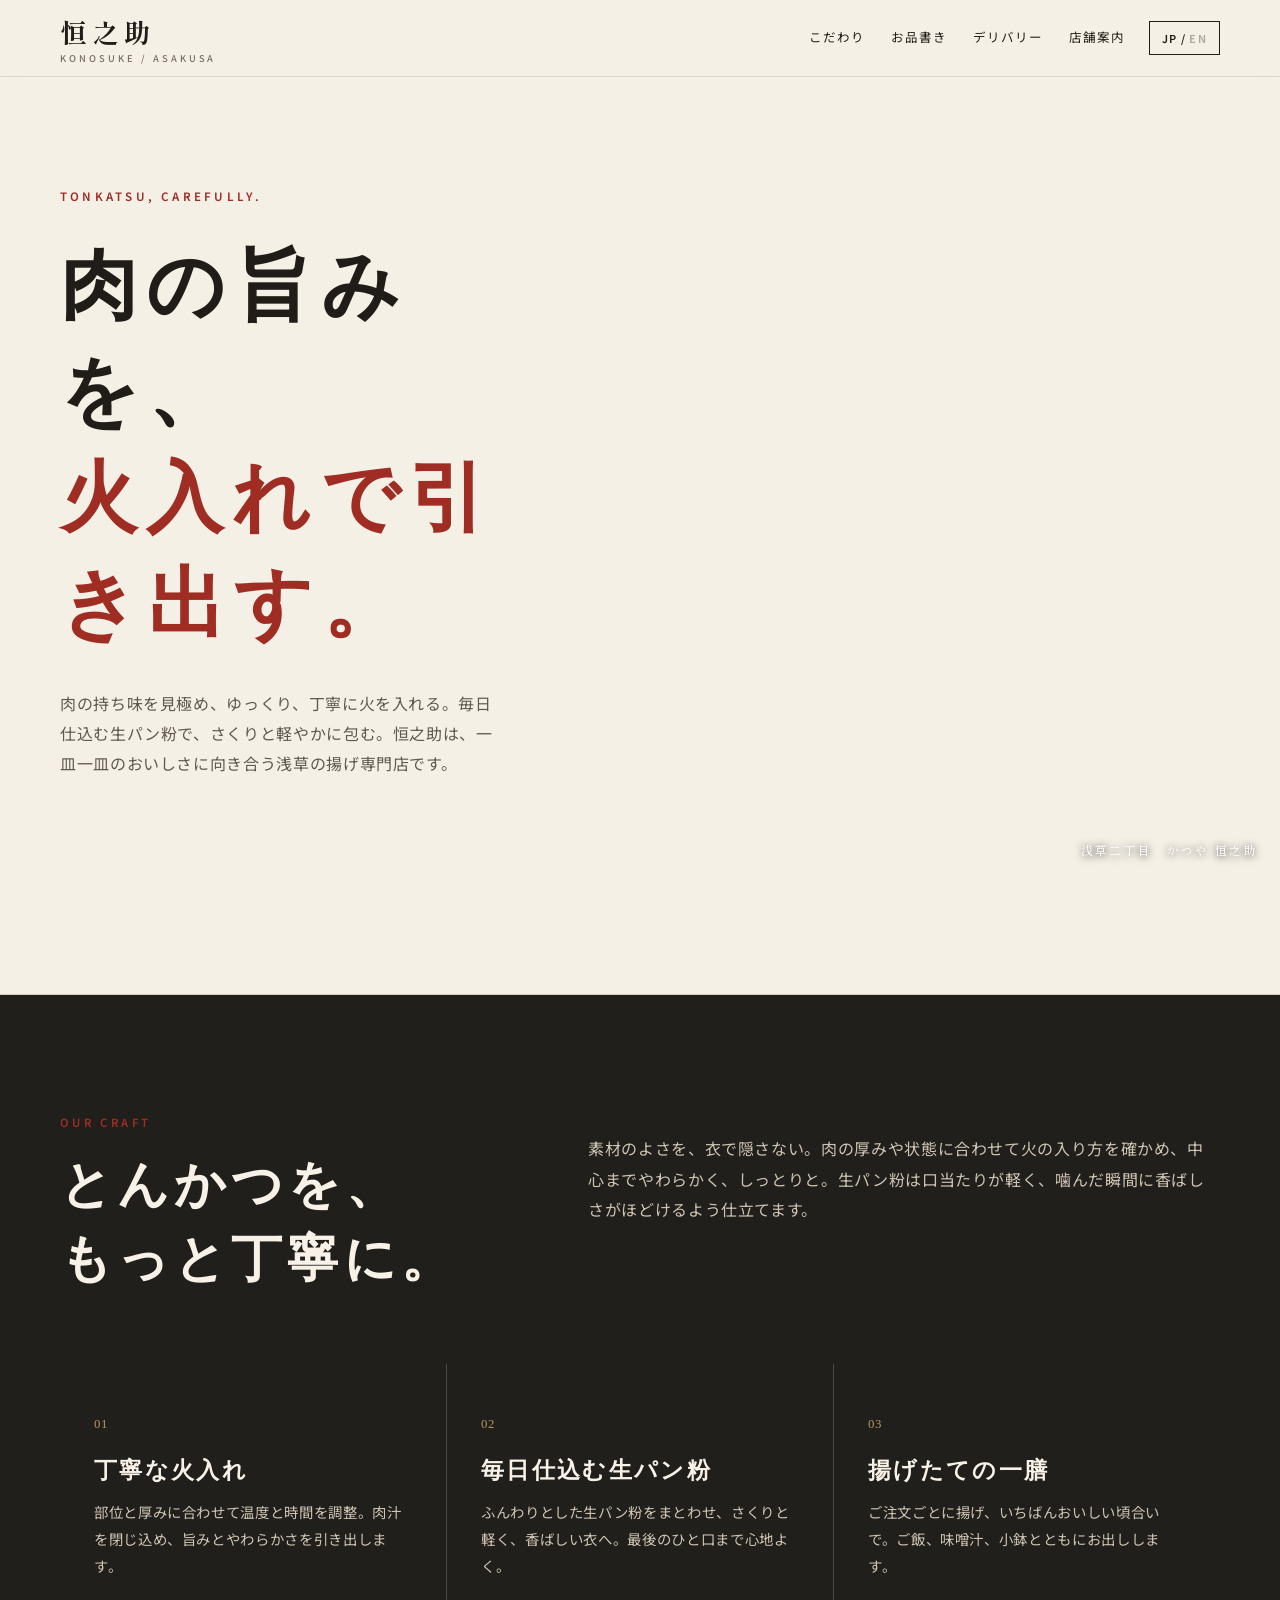
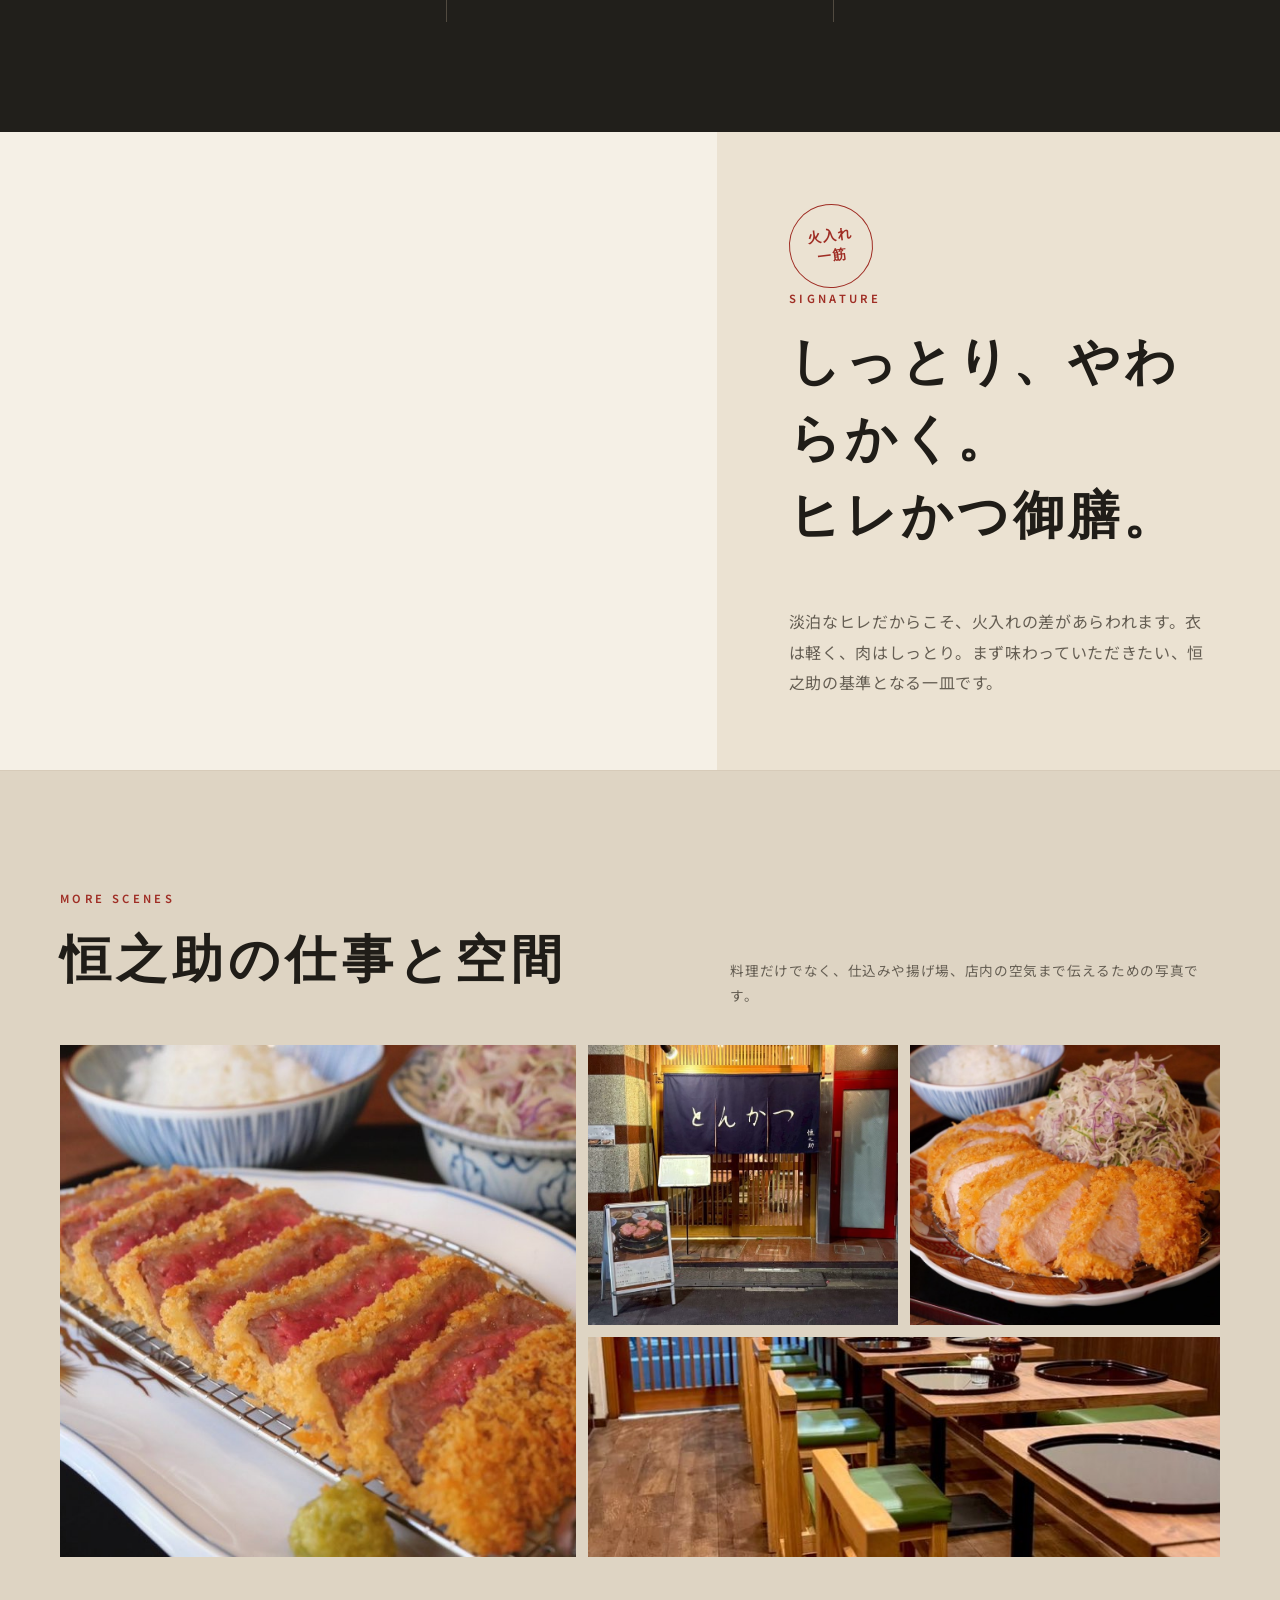
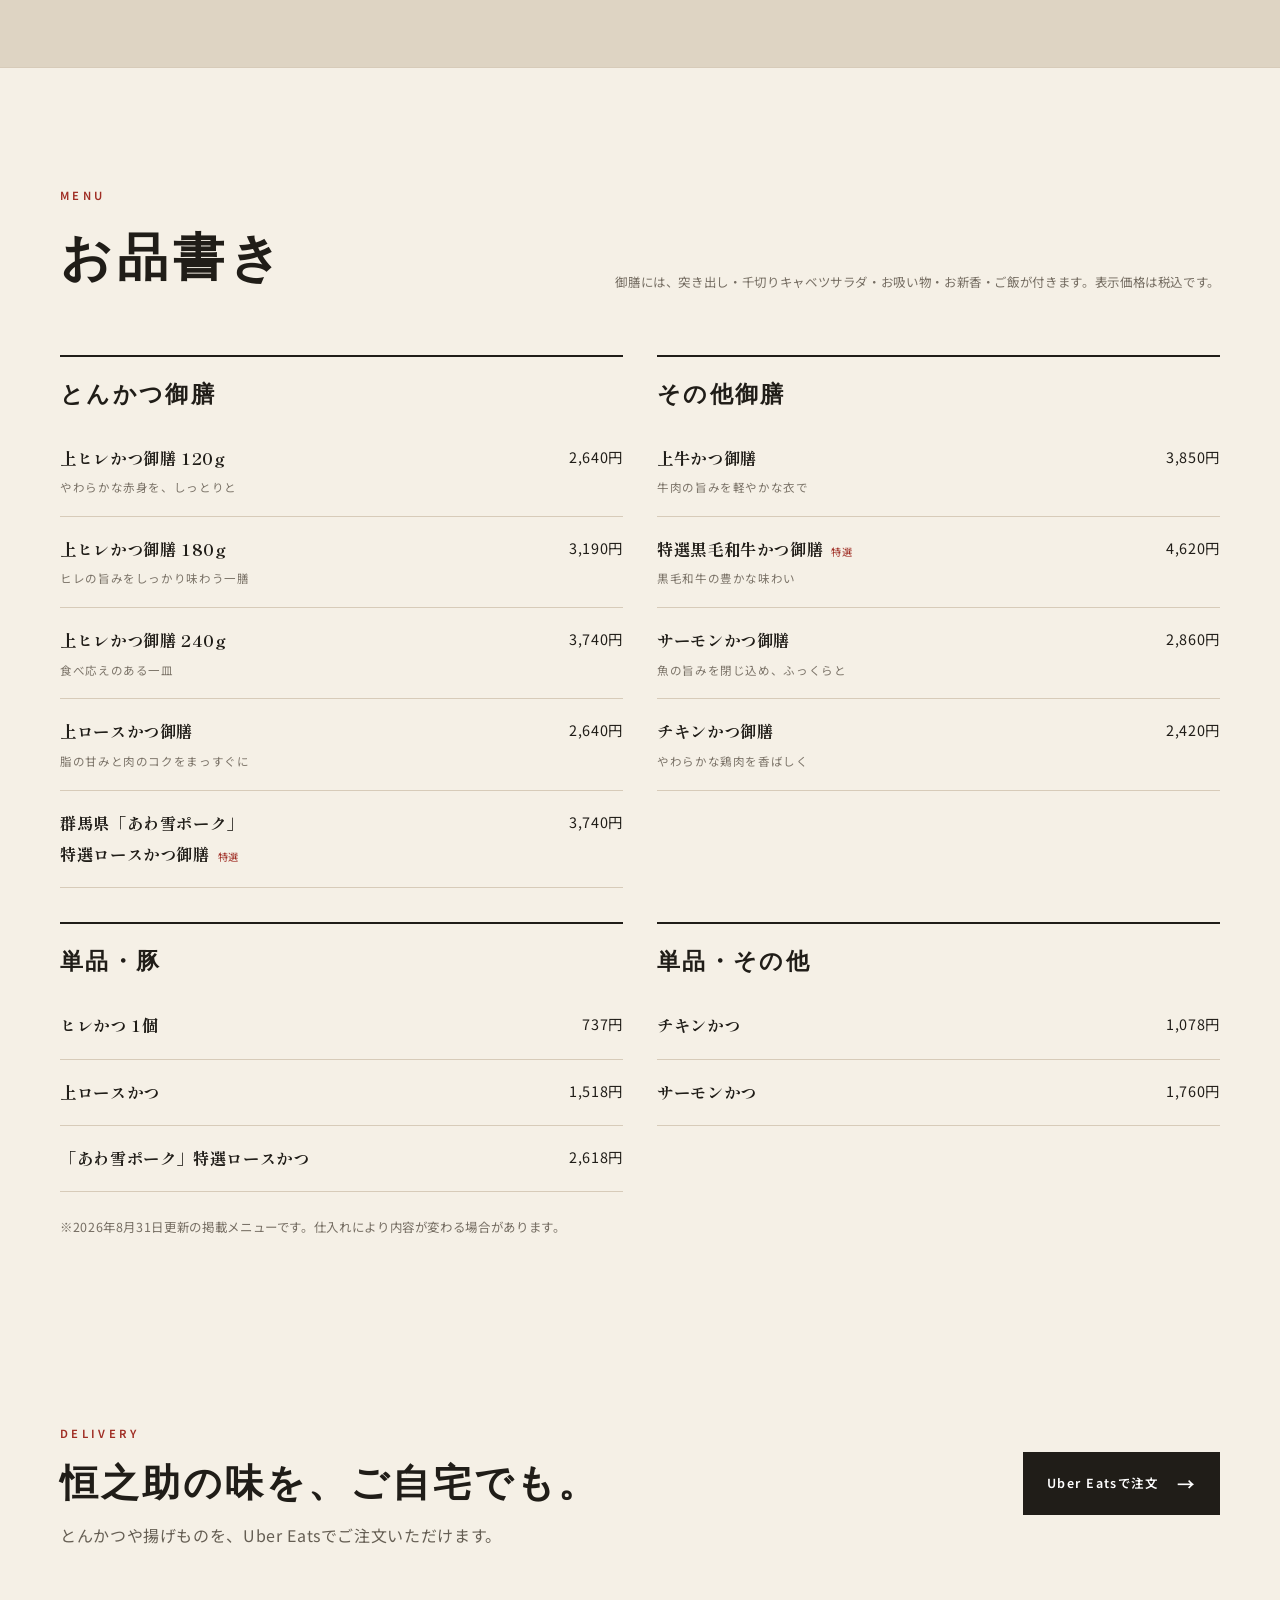
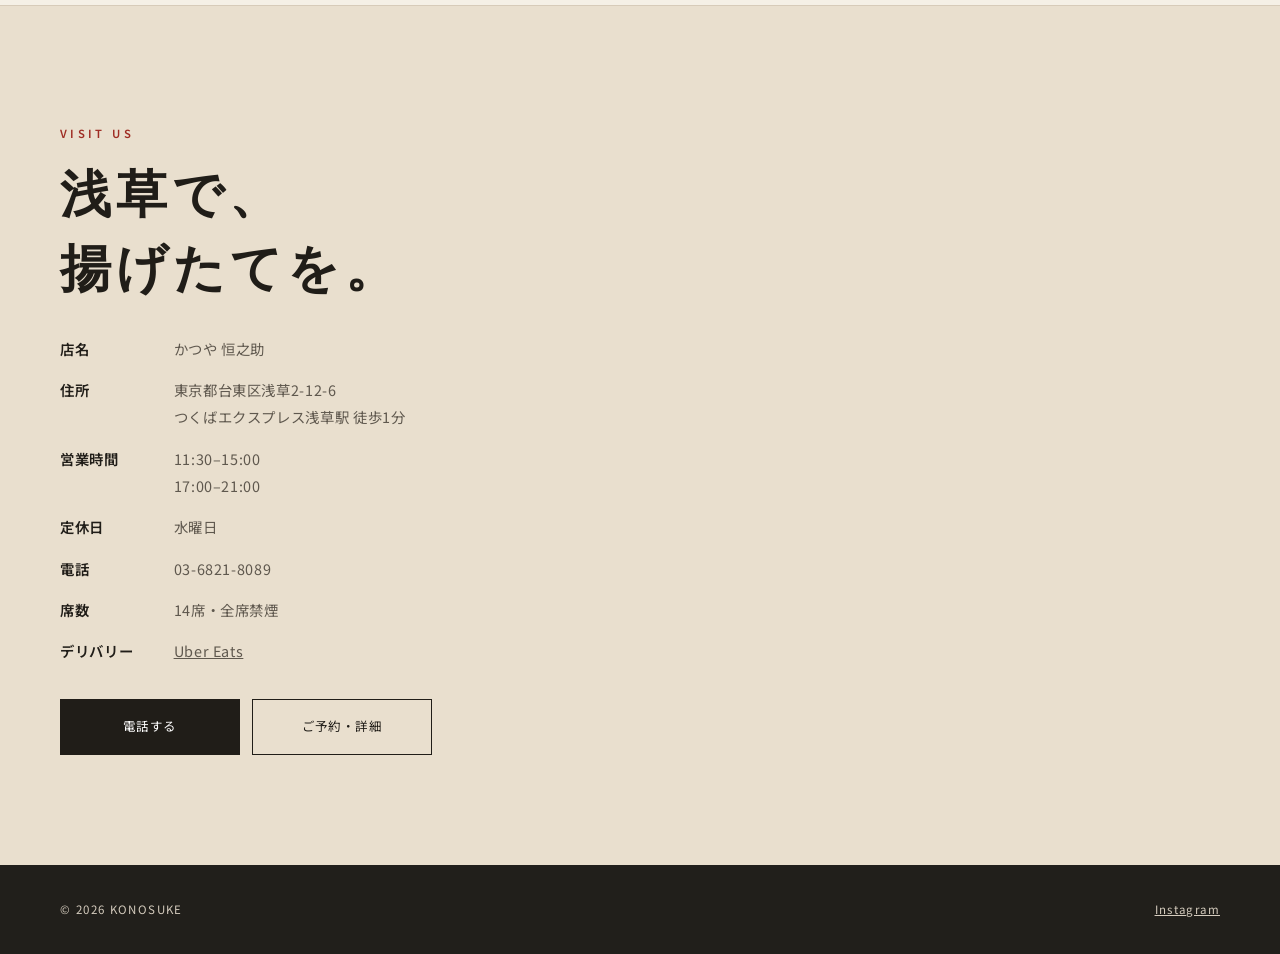
<file: konosuke.html>
<!doctype html>
<html lang="ja">
<head>
  <meta charset="utf-8">
  <meta name="viewport" content="width=device-width,initial-scale=1">
  <title>恒之助｜浅草のとんかつ・揚げ専門店</title>
  <meta name="description" content="浅草の揚げ専門店、かつや 恒之助。肉の旨みを引き出す丁寧な火入れと、毎日仕込む生パン粉の軽やかな衣。とんかつを中心に、海老や魚介の揚げ物を揚げたてで。">
  <meta name="keywords" content="恒之助,浅草とんかつ,浅草グルメ,生パン粉,とんかつ専門店,揚げ物,浅草2丁目">
  <meta name="author" content="恒之助 / KONOSUKE">
  <meta name="robots" content="index, follow">
  <meta property="og:type" content="restaurant">
  <meta property="og:title" content="恒之助｜浅草のとんかつ・揚げ専門店">
  <meta property="og:description" content="丁寧な火入れと、生パン粉の軽やかな衣。肉の旨みをまっすぐ味わう、恒之助のとんかつ。">
  <meta property="og:image" content="https://basic-fnb.com/src/rosekatsu.jpg">
  <meta property="og:url" content="https://basic-fnb.com/konosuke">
  <meta property="og:site_name" content="恒之助 / KONOSUKE">
  <meta property="og:locale" content="ja_JP">
  <meta property="og:locale:alternate" content="en_US">
  <meta name="twitter:card" content="summary_large_image">
  <meta name="twitter:title" content="恒之助｜浅草のとんかつ・揚げ専門店">
  <meta name="twitter:description" content="丁寧な火入れと、生パン粉の軽やかな衣。肉の旨みをまっすぐ味わう、恒之助のとんかつ。">
  <meta name="twitter:image" content="https://basic-fnb.com/src/rosekatsu.jpg">
  <link rel="canonical" href="https://basic-fnb.com/konosuke">
  <link rel="alternate" hreflang="ja" href="https://basic-fnb.com/konosuke?lang=ja">
  <link rel="alternate" hreflang="en" href="https://basic-fnb.com/konosuke?lang=en">
  <link rel="alternate" hreflang="x-default" href="https://basic-fnb.com/konosuke">
  <link rel="preconnect" href="https://fonts.googleapis.com">
  <link rel="preconnect" href="https://fonts.gstatic.com" crossorigin>
  <link href="https://fonts.googleapis.com/css2?family=Noto+Sans+JP:wght@400;500;600&family=Shippori+Mincho:wght@500;600;700&display=swap" rel="stylesheet">
  <!-- Google tag (gtag.js) -->
  <script async src="https://www.googletagmanager.com/gtag/js?id=G-5CV445LCX0"></script>
  <script>
    window.dataLayer = window.dataLayer || [];
    function gtag(){dataLayer.push(arguments);}
    gtag('js', new Date());
    gtag('config', 'G-5CV445LCX0');
  </script>
  <script type="application/ld+json">{"@context":"https://schema.org","@type":"Restaurant","name":"かつや 恒之助","alternateName":"KONOSUKE","description":"丁寧な火入れと生パン粉の衣にこだわる、浅草のとんかつ・揚げ専門店。","address":{"@type":"PostalAddress","streetAddress":"浅草2-12-6","addressLocality":"台東区","addressRegion":"東京都","postalCode":"111-0032","addressCountry":"JP"},"telephone":"+81-3-6821-8089","servesCuisine":"Japanese","priceRange":"¥¥","openingHours":["Mo-Tu 11:30-15:00","Mo-Tu 17:00-21:00","Th-Su 11:30-15:00","Th-Su 17:00-21:00"]}</script>
  <style>
    :root{--ink:#201d18;--paper:#f5f0e6;--paper2:#ebe2d2;--red:#9f2d24;--gold:#a7824d;--line:#d7cbb9;--max:1160px}
    *{box-sizing:border-box}html{scroll-behavior:smooth}body{margin:0;background:var(--paper);color:var(--ink);font-family:"Noto Sans JP",sans-serif;line-height:1.9;letter-spacing:.04em}a{color:inherit}img{display:block;width:100%;height:100%;object-fit:cover}.wrap{width:min(calc(100% - 40px),var(--max));margin:auto}
    header{position:fixed;inset:0 0 auto;z-index:20;background:rgba(245,240,230,.9);backdrop-filter:blur(12px);border-bottom:1px solid rgba(32,29,24,.12)}.head{height:76px;display:flex;align-items:center;justify-content:space-between;gap:22px}.logo{font:700 1.65rem "Shippori Mincho",serif;letter-spacing:.22em;text-decoration:none}.logo small{display:block;font:500 .58rem "Noto Sans JP",sans-serif;letter-spacing:.32em;color:#776f62}.head-right{display:flex;align-items:center;gap:24px}.nav{display:flex;gap:26px}.nav a{text-decoration:none;font-size:.78rem;letter-spacing:.16em}.nav a:hover{color:var(--red)}.lang-btn{border:1px solid var(--ink);background:transparent;color:var(--ink);padding:8px 12px;font:600 .68rem "Noto Sans JP",sans-serif;letter-spacing:.12em;cursor:pointer}.lang-btn span{opacity:.35}.lang-btn .active{opacity:1}
    .hero{min-height:100svh;display:grid;grid-template-columns:44% 56%;padding-top:76px}.hero-copy{display:flex;align-items:center;padding:8vw max(24px,calc((100vw - var(--max))/2)) 7vw}.kicker{color:var(--red);font-size:.72rem;font-weight:600;letter-spacing:.28em;text-transform:uppercase}.hero h1{font:600 clamp(2.9rem,6vw,6rem)/1.38 "Shippori Mincho",serif;letter-spacing:.12em;margin:24px 0 30px}.hero h1 em{display:block;color:var(--red);font-style:normal}.lead{max-width:37em;color:#5f584e}.hero-image{position:relative;min-height:600px;background:url("https://basic-fnb.com/src/rosekatsu.jpg") center/cover}.hero-image:after{content:"浅草二丁目　かつや 恒之助";position:absolute;right:22px;bottom:26px;color:#fff;font:500 .73rem "Shippori Mincho",serif;letter-spacing:.2em;text-shadow:0 1px 8px #000}
    section{padding:110px 0;border-top:1px solid var(--line)}.section-head{display:grid;grid-template-columns:1fr 1.35fr;gap:60px;margin-bottom:56px}.eyebrow{color:var(--red);font-size:.7rem;font-weight:600;letter-spacing:.3em;text-transform:uppercase}.title{font:600 clamp(2.1rem,4vw,3.7rem)/1.45 "Shippori Mincho",serif;letter-spacing:.1em;margin:12px 0}.copy{color:#655e53;margin:28px 0 0}
    .belief{background:#211f1b;color:#f7f1e8}.belief .copy{color:#cfc5b5}.craft-grid{display:grid;grid-template-columns:repeat(3,1fr);gap:1px;background:#514a40}.craft-card{background:#211f1b;padding:42px 34px}.num{color:#b89665;font:500 .8rem serif}.craft-card h3{font:600 1.45rem "Shippori Mincho",serif;letter-spacing:.1em;margin:18px 0 12px}.craft-card p{color:#cfc5b5;font-size:.9rem;margin:0}
    .feature{display:grid;grid-template-columns:1.12fr .88fr;min-height:580px}.feature-image{background:url("https://basic-fnb.com/src/hirekatsu2.jpg") center/cover}.feature-copy{background:var(--paper2);padding:72px;display:flex;flex-direction:column;justify-content:center}.feature-copy h2{font:600 clamp(2rem,4vw,3.5rem)/1.5 "Shippori Mincho",serif;letter-spacing:.08em;margin:15px 0 24px}.stamp{width:84px;height:84px;border:1px solid var(--red);color:var(--red);display:grid;place-items:center;border-radius:50%;font:600 .85rem "Shippori Mincho",serif;line-height:1.5;text-align:center;transform:rotate(-7deg)}
    .photo-plan{background:#ded4c3}.photo-plan-head{display:flex;justify-content:space-between;align-items:end;gap:30px;margin-bottom:36px}.photo-plan-head p{max-width:36em;margin:0;color:#655e53;font-size:.85rem}.photo-grid{display:grid;grid-template-columns:1.25fr .75fr .75fr;grid-template-rows:280px 220px;gap:12px}.photo-slot{position:relative;overflow:hidden;background:#c9bdab}.photo-slot:first-child{grid-row:1/3}.photo-slot:last-child{grid-column:2/4}.photo-slot img{width:100%;height:100%;object-fit:cover;transition:transform .6s ease}.photo-slot:hover img{transform:scale(1.025)}.photo-slot[data-photo="dish"] img{object-position:55% center}.photo-slot[data-photo="breadcrumbs"] img{object-position:center 48%}.photo-slot[data-photo="kitchen"] img{object-position:center 58%}.photo-slot[data-photo="interior"] img{object-position:center 56%}
    .menu-intro{display:flex;justify-content:space-between;align-items:end;gap:30px}.menu-note{font-size:.78rem;color:#766e63}.menu-grid{display:grid;grid-template-columns:1fr 1fr;gap:34px;margin-top:48px}.menu-box{border-top:2px solid var(--ink);padding-top:22px}.menu-box h3{font:600 1.45rem "Shippori Mincho",serif;letter-spacing:.1em;margin:0 0 16px}.item{display:grid;grid-template-columns:1fr auto;gap:12px;padding:17px 0;border-bottom:1px solid var(--line)}.item strong{font-family:"Shippori Mincho",serif;font-size:1.03rem}.item small{display:block;color:#7b7368;font-size:.72rem;margin-top:3px}.price{white-space:nowrap;font-size:.9rem}.recommended{color:var(--red);font-size:.64rem;margin-left:8px}
    .delivery{padding:0;border:0}.delivery-inner{display:grid;grid-template-columns:1fr auto;align-items:center;gap:48px;padding:54px 0}.delivery h2{font:600 clamp(1.65rem,3vw,2.5rem)/1.5 "Shippori Mincho",serif;letter-spacing:.08em;margin:8px 0}.delivery p{color:#655e53;margin:0}.uber-btn{background:#06c167;color:#07170d;min-width:240px;font-weight:600}.uber-btn:after{content:"→";margin-left:18px;font-size:1.1rem}
    .info{background:#e9dfce}.info-grid{display:grid;grid-template-columns:1fr 1.4fr;gap:70px}.details{display:grid;grid-template-columns:6.5em 1fr;gap:14px 20px;margin-top:28px;font-size:.9rem}.details dt{font-weight:600}.details dd{margin:0;color:#5f584e}.actions{display:flex;gap:12px;flex-wrap:wrap;margin-top:34px}.btn{display:inline-flex;align-items:center;justify-content:center;min-width:180px;padding:15px 24px;background:var(--ink);color:#fff;text-decoration:none;font-size:.78rem;letter-spacing:.12em}.btn.alt{background:transparent;color:var(--ink);border:1px solid var(--ink)}iframe{width:100%;height:440px;border:0;filter:grayscale(.25)}
    footer{padding:34px 0;background:#211f1b;color:#d5ccbe}.foot{display:flex;justify-content:space-between;gap:20px;font-size:.72rem;letter-spacing:.12em}.foot a{color:#d5ccbe}
    @media(max-width:820px){.nav{display:none}.head-right{gap:0}.hero{grid-template-columns:1fr;padding-top:76px}.hero-copy{min-height:62svh;padding:70px 24px}.hero-image{min-height:46svh;grid-row:1}.hero h1{font-size:clamp(2.5rem,12vw,4rem)}section{padding:76px 0}.section-head,.feature,.info-grid{grid-template-columns:1fr;gap:30px}.craft-grid,.menu-grid{grid-template-columns:1fr}.feature-image{min-height:380px}.feature-copy{padding:50px 24px}.photo-plan-head{align-items:start;flex-direction:column}.photo-grid{grid-template-columns:1fr 1fr;grid-template-rows:310px 190px 190px}.photo-slot:first-child{grid-column:1/3;grid-row:auto}.photo-slot:last-child{grid-column:1/3}.menu-intro{align-items:start;flex-direction:column}.delivery-inner{grid-template-columns:1fr;gap:24px;padding:45px 0}.uber-btn{width:100%}.foot{flex-direction:column}.details{grid-template-columns:5.5em 1fr}}
  </style>
</head>
<body>
  <header><div class="head wrap"><a class="logo" href="#top">恒之助<small>KONOSUKE / ASAKUSA</small></a><div class="head-right"><nav class="nav" aria-label="メインナビゲーション"><a href="#about">こだわり</a><a href="#menu">お品書き</a><a href="#delivery">デリバリー</a><a href="#access">店舗案内</a></nav><button class="lang-btn" id="langBtn" type="button" aria-label="Switch language"><span class="active" data-lang-label="ja">JP</span> / <span data-lang-label="en">EN</span></button></div></div></header>
  <main id="top">
    <section class="hero"><div class="hero-copy"><div><span class="kicker">Tonkatsu, carefully.</span><h1>肉の旨みを、<em>火入れで引き出す。</em></h1><p class="lead">肉の持ち味を見極め、ゆっくり、丁寧に火を入れる。毎日仕込む生パン粉で、さくりと軽やかに包む。恒之助は、一皿一皿のおいしさに向き合う浅草の揚げ専門店です。</p></div></div><div class="hero-image" role="img" aria-label="生パン粉の衣で揚げた恒之助のとんかつ"></div></section>

    <section class="belief" id="about"><div class="wrap"><div class="section-head"><div><span class="eyebrow">Our craft</span><h2 class="title">とんかつを、<br>もっと丁寧に。</h2></div><p class="copy">素材のよさを、衣で隠さない。肉の厚みや状態に合わせて火の入り方を確かめ、中心までやわらかく、しっとりと。生パン粉は口当たりが軽く、噛んだ瞬間に香ばしさがほどけるよう仕立てます。</p></div><div class="craft-grid"><article class="craft-card"><span class="num">01</span><h3>丁寧な火入れ</h3><p>部位と厚みに合わせて温度と時間を調整。肉汁を閉じ込め、旨みとやわらかさを引き出します。</p></article><article class="craft-card"><span class="num">02</span><h3>毎日仕込む生パン粉</h3><p>ふんわりとした生パン粉をまとわせ、さくりと軽く、香ばしい衣へ。最後のひと口まで心地よく。</p></article><article class="craft-card"><span class="num">03</span><h3>揚げたての一膳</h3><p>ご注文ごとに揚げ、いちばんおいしい頃合いで。ご飯、味噌汁、小鉢とともにお出しします。</p></article></div></div></section>

    <div class="feature"><div class="feature-image" role="img" aria-label="しっとりと火入れしたヒレかつ"></div><div class="feature-copy"><div class="stamp">火入れ<br>一筋</div><span class="eyebrow">Signature</span><h2>しっとり、やわらかく。<br>ヒレかつ御膳。</h2><p class="copy">淡泊なヒレだからこそ、火入れの差があらわれます。衣は軽く、肉はしっとり。まず味わっていただきたい、恒之助の基準となる一皿です。</p></div></div>

    <section class="photo-plan" aria-label="恒之助の料理と店舗"><div class="wrap"><div class="photo-plan-head"><div><span class="eyebrow">More scenes</span><h2 class="title">恒之助の仕事と空間</h2></div><p>料理だけでなく、仕込みや揚げ場、店内の空気まで伝えるための写真です。</p></div><div class="photo-grid"><div class="photo-slot" data-photo="dish"><img src="src/gyukatsu.jpg" alt="恒之助の牛かつ御膳" loading="lazy"></div><div class="photo-slot" data-photo="breadcrumbs"><img src="src/konosuke-store-outside.jpg" alt="浅草にある恒之助の店舗外観" loading="lazy"></div><div class="photo-slot" data-photo="kitchen"><img src="src/konosuke-premium-katsu.jpg" alt="恒之助の特選とんかつ御膳" loading="lazy"></div><div class="photo-slot" data-photo="interior"><img src="src/konosuke-store-inside.jpg" alt="木の温もりを感じる恒之助の店内" loading="lazy"></div></div></div></section>

    <section id="menu"><div class="wrap"><div class="menu-intro"><div><span class="eyebrow">Menu</span><h2 class="title">お品書き</h2></div><p class="menu-note">御膳には、突き出し・千切りキャベツサラダ・お吸い物・お新香・ご飯が付きます。表示価格は税込です。</p></div><div class="menu-grid">
      <div class="menu-box"><h3>とんかつ御膳</h3><div class="item"><div><strong>上ヒレかつ御膳 120g</strong><small>やわらかな赤身を、しっとりと</small></div><span class="price">2,640円</span></div><div class="item"><div><strong>上ヒレかつ御膳 180g</strong><small>ヒレの旨みをしっかり味わう一膳</small></div><span class="price">3,190円</span></div><div class="item"><div><strong>上ヒレかつ御膳 240g</strong><small>食べ応えのある一皿</small></div><span class="price">3,740円</span></div><div class="item"><div><strong>上ロースかつ御膳</strong><small>脂の甘みと肉のコクをまっすぐに</small></div><span class="price">2,640円</span></div><div class="item"><div><strong>群馬県「あわ雪ポーク」<br>特選ロースかつ御膳</strong><span class="recommended">特選</span></div><span class="price">3,740円</span></div></div>
      <div class="menu-box"><h3>その他御膳</h3><div class="item"><div><strong>上牛かつ御膳</strong><small>牛肉の旨みを軽やかな衣で</small></div><span class="price">3,850円</span></div><div class="item"><div><strong>特選黒毛和牛かつ御膳</strong><span class="recommended">特選</span><small>黒毛和牛の豊かな味わい</small></div><span class="price">4,620円</span></div><div class="item"><div><strong>サーモンかつ御膳</strong><small>魚の旨みを閉じ込め、ふっくらと</small></div><span class="price">2,860円</span></div><div class="item"><div><strong>チキンかつ御膳</strong><small>やわらかな鶏肉を香ばしく</small></div><span class="price">2,420円</span></div></div>
      <div class="menu-box"><h3>単品・豚</h3><div class="item"><strong>ヒレかつ 1個</strong><span class="price">737円</span></div><div class="item"><strong>上ロースかつ</strong><span class="price">1,518円</span></div><div class="item"><strong>「あわ雪ポーク」特選ロースかつ</strong><span class="price">2,618円</span></div></div>
      <div class="menu-box"><h3>単品・その他</h3><div class="item"><strong>チキンかつ</strong><span class="price">1,078円</span></div><div class="item"><strong>サーモンかつ</strong><span class="price">1,760円</span></div></div>
    </div><p class="menu-note" style="margin-top:24px">※2026年8月31日更新の掲載メニューです。仕入れにより内容が変わる場合があります。</p></div></section>

    <section class="delivery" id="delivery"><div class="delivery-inner wrap"><div><span class="eyebrow">Delivery</span><h2>恒之助の味を、ご自宅でも。</h2><p>とんかつや揚げものを、Uber Eatsでご注文いただけます。</p></div><a class="btn uber-btn" href="https://www.ubereats.com/jp-en/store/%E3%81%8B%E3%81%A4%E3%82%84-%E6%81%92%E4%B9%8B%E5%8A%A9-katsuya-konosuke/Xri7TtSKUCSo6Tj7o1qxfg" target="_blank" rel="noopener">Uber Eatsで注文</a></div></section>

    <section class="info" id="access"><div class="wrap info-grid"><div><span class="eyebrow">Visit us</span><h2 class="title">浅草で、<br>揚げたてを。</h2><dl class="details"><dt>店名</dt><dd>かつや 恒之助</dd><dt>住所</dt><dd>東京都台東区浅草2-12-6<br>つくばエクスプレス浅草駅 徒歩1分</dd><dt>営業時間</dt><dd>11:30–15:00<br>17:00–21:00</dd><dt>定休日</dt><dd>水曜日</dd><dt>電話</dt><dd>03-6821-8089</dd><dt>席数</dt><dd>14席・全席禁煙</dd><dt>デリバリー</dt><dd><a href="https://www.ubereats.com/jp-en/store/%E3%81%8B%E3%81%A4%E3%82%84-%E6%81%92%E4%B9%8B%E5%8A%A9-katsuya-konosuke/Xri7TtSKUCSo6Tj7o1qxfg" target="_blank" rel="noopener">Uber Eats</a></dd></dl><div class="actions"><a class="btn" href="tel:0368218089">電話する</a><a class="btn alt" href="https://tabelog.com/tokyo/A1311/A131102/13318864/" target="_blank" rel="noopener">ご予約・詳細</a></div></div><iframe title="かつや 恒之助の地図" src="https://www.google.com/maps/embed?pb=!1m18!1m12!1m3!1d3239.4497248865223!2d139.79289839999998!3d35.7151567!2m3!1f0!2f0!3f0!3m2!1i1024!2i768!4f13.1!3m3!1m2!1s0x60188faceedca5ab%3A0x6c96f9ee611e979b!2z5rWF6I2JIOOBi-OBpOOChCDmgZLkuYvliqk!5e0!3m2!1sja!2ssg!4v1770869164740!5m2!1sja!2ssg" loading="lazy" referrerpolicy="no-referrer-when-downgrade" allowfullscreen></iframe></div></section>
  </main>
  <footer><div class="foot wrap"><span>© 2026 KONOSUKE</span><a href="https://www.instagram.com/tonkatsu.konosuke" target="_blank" rel="noopener">Instagram</a></div></footer>
  <script>
    const EN = {
      'こだわり':'Our Craft','お品書き':'Menu','デリバリー':'Delivery','店舗案内':'Visit',
      '肉の旨みを、':'Bring out the flavor.','火入れで引き出す。':'Through careful cooking.',
      '肉の持ち味を見極め、ゆっくり、丁寧に火を入れる。毎日仕込む生パン粉で、さくりと軽やかに包む。恒之助は、一皿一皿のおいしさに向き合う浅草の揚げ専門店です。':'We carefully cook each cut to bring out its natural character, then wrap it in our freshly prepared breadcrumbs for a crisp, delicate finish. KONOSUKE is a specialty katsu restaurant in Asakusa, devoted to every plate.',
      'とんかつを、':'Tonkatsu,','もっと丁寧に。':'made with greater care.',
      '素材のよさを、衣で隠さない。肉の厚みや状態に合わせて火の入り方を確かめ、中心までやわらかく、しっとりと。生パン粉は口当たりが軽く、噛んだ瞬間に香ばしさがほどけるよう仕立てます。':'We never let the coating hide the quality of the ingredients. Every cut is cooked according to its thickness and condition until tender and juicy throughout. Fresh breadcrumbs create a light, crisp bite with a gentle toasted aroma.',
      '丁寧な火入れ':'Careful cooking','部位と厚みに合わせて温度と時間を調整。肉汁を閉じ込め、旨みとやわらかさを引き出します。':'Temperature and timing are adjusted for every cut and thickness, preserving its juices, tenderness, and flavor.',
      '毎日仕込む生パン粉':'Fresh breadcrumbs, daily','ふんわりとした生パン粉をまとわせ、さくりと軽く、香ばしい衣へ。最後のひと口まで心地よく。':'Soft fresh breadcrumbs become a crisp, fragrant coating that stays light through the final bite.',
      '揚げたての一膳':'Fried to order','ご注文ごとに揚げ、いちばんおいしい頃合いで。ご飯、味噌汁、小鉢とともにお出しします。':'Each order is fried fresh and served at its best, accompanied by rice, soup, and seasonal sides.',
      '火入れ\n一筋':'The art of\ncooking','しっとり、やわらかく。':'Tender and succulent.','ヒレかつ御膳。':'Hire katsu set.',
      '淡泊なヒレだからこそ、火入れの差があらわれます。衣は軽く、肉はしっとり。まず味わっていただきたい、恒之助の基準となる一皿です。':'Lean tenderloin reveals the difference careful cooking makes. A delicate crust, succulent meat—this is the plate that defines our standard.',
      '恒之助の仕事と空間':'The craft and space of KONOSUKE','料理だけでなく、仕込みや揚げ場、店内の空気まで伝えるための写真です。':'A closer look at our food, preparation, kitchen craft, and the atmosphere of the restaurant.',
      '御膳全体／料理の寄り':'Full set / close-up','縦位置推奨':'Portrait preferred','生パン粉・仕込み':'Fresh breadcrumbs / preparation','揚げ場・手仕事':'Frying / craftsmanship','カウンター・店内':'Counter / interior','横位置推奨':'Landscape preferred',
      '御膳には、突き出し・千切りキャベツサラダ・お吸い物・お新香・ご飯が付きます。表示価格は税込です。':'Sets include an appetizer, shredded cabbage salad, clear soup, pickles, and rice. Prices include tax.',
      'とんかつ御膳':'Tonkatsu Sets','上ヒレかつ御膳 120g':'Premium Hire Katsu Set 120g','やわらかな赤身を、しっとりと':'Tender, lean, and succulent','上ヒレかつ御膳 180g':'Premium Hire Katsu Set 180g','ヒレの旨みをしっかり味わう一膳':'A generous taste of tenderloin','上ヒレかつ御膳 240g':'Premium Hire Katsu Set 240g','食べ応えのある一皿':'A hearty serving','上ロースかつ御膳':'Premium Rosu Katsu Set','脂の甘みと肉のコクをまっすぐに':'Rich pork flavor and naturally sweet fat','群馬県「あわ雪ポーク」\n特選ロースかつ御膳':'Gunma Awayuki Pork\nSpecial Rosu Katsu Set','特選':'Special',
      'その他御膳':'Other Sets','上牛かつ御膳':'Premium Beef Katsu Set','牛肉の旨みを軽やかな衣で':'Rich beef in a light, crisp coating','特選黒毛和牛かつ御膳':'Special Kuroge Wagyu Katsu Set','黒毛和牛の豊かな味わい':'The deep flavor of Japanese black beef','サーモンかつ御膳':'Salmon Katsu Set','魚の旨みを閉じ込め、ふっくらと':'Juicy and tender, with the flavor sealed in','チキンかつ御膳':'Chicken Katsu Set','やわらかな鶏肉を香ばしく':'Tender chicken, fried until fragrant',
      '単品・豚':'À La Carte — Pork','ヒレかつ 1個':'Hire Katsu — 1 piece','上ロースかつ':'Premium Rosu Katsu','「あわ雪ポーク」特選ロースかつ':'Special Awayuki Pork Rosu Katsu','単品・その他':'À La Carte — Other','チキンかつ':'Chicken Katsu','サーモンかつ':'Salmon Katsu',
      '※2026年8月31日更新の掲載メニューです。仕入れにより内容が変わる場合があります。':'Menu updated August 31, 2026. Offerings may vary depending on availability.',
      '恒之助の味を、ご自宅でも。':'Enjoy KONOSUKE at home.','とんかつや揚げものを、Uber Eatsでご注文いただけます。':'Order our tonkatsu and fried specialties through Uber Eats.','Uber Eatsで注文':'Order on Uber Eats',
      '浅草で、':'Fresh from the fryer,','揚げたてを。':'in Asakusa.','店名':'Restaurant','かつや 恒之助':'Katsuya KONOSUKE','住所':'Address','東京都台東区浅草2-12-6':'2-12-6 Asakusa, Taito-ku, Tokyo','つくばエクスプレス浅草駅 徒歩1分':'1 min. from Asakusa Station (Tsukuba Express)','営業時間':'Hours','定休日':'Closed','水曜日':'Wednesdays','電話':'Phone','席数':'Seating','14席・全席禁煙':'14 seats / Non-smoking','電話する':'Call us','ご予約・詳細':'Reservations & details'
    };
    const jaText = new WeakMap();
    const pageMeta = {
      ja:{title:'恒之助｜浅草のとんかつ・揚げ専門店',desc:'浅草の揚げ専門店、かつや 恒之助。肉の旨みを引き出す丁寧な火入れと、毎日仕込む生パン粉の軽やかな衣。'},
      en:{title:'KONOSUKE | Tonkatsu in Asakusa, Tokyo',desc:'KONOSUKE is a specialty katsu restaurant in Asakusa, known for careful cooking and a light, crisp fresh-breadcrumb coating.'}
    };
    function translateNode(node, lang){
      if(node.nodeType===Node.TEXT_NODE){
        if(!node.textContent.trim()) return;
        if(!jaText.has(node)) jaText.set(node,node.textContent);
        const original=jaText.get(node), key=original.trim().replace(/\s*\n\s*/g,'\n');
        if(lang==='en' && EN[key]) node.textContent=original.replace(original.trim(),EN[key]);
        if(lang==='ja') node.textContent=original;
        return;
      }
      if(['SCRIPT','STYLE'].includes(node.nodeName)) return;
      node.childNodes.forEach(child=>translateNode(child,lang));
    }
    function setLanguage(lang){
      translateNode(document.body,lang);
      document.documentElement.lang=lang;
      document.title=pageMeta[lang].title;
      document.querySelector('meta[name="description"]').content=pageMeta[lang].desc;
      document.querySelector('meta[property="og:title"]').content=pageMeta[lang].title;
      document.querySelector('meta[property="og:description"]').content=pageMeta[lang].desc;
      document.querySelectorAll('[data-lang-label]').forEach(el=>el.classList.toggle('active',el.dataset.langLabel===lang));
      localStorage.setItem('konosuke-lang',lang);
    }
    let currentLang=localStorage.getItem('konosuke-lang')==='en'?'en':'ja';
    document.getElementById('langBtn').addEventListener('click',()=>{currentLang=currentLang==='ja'?'en':'ja';setLanguage(currentLang)});
    setLanguage(currentLang);
  </script>
</body>
</html>
</file>
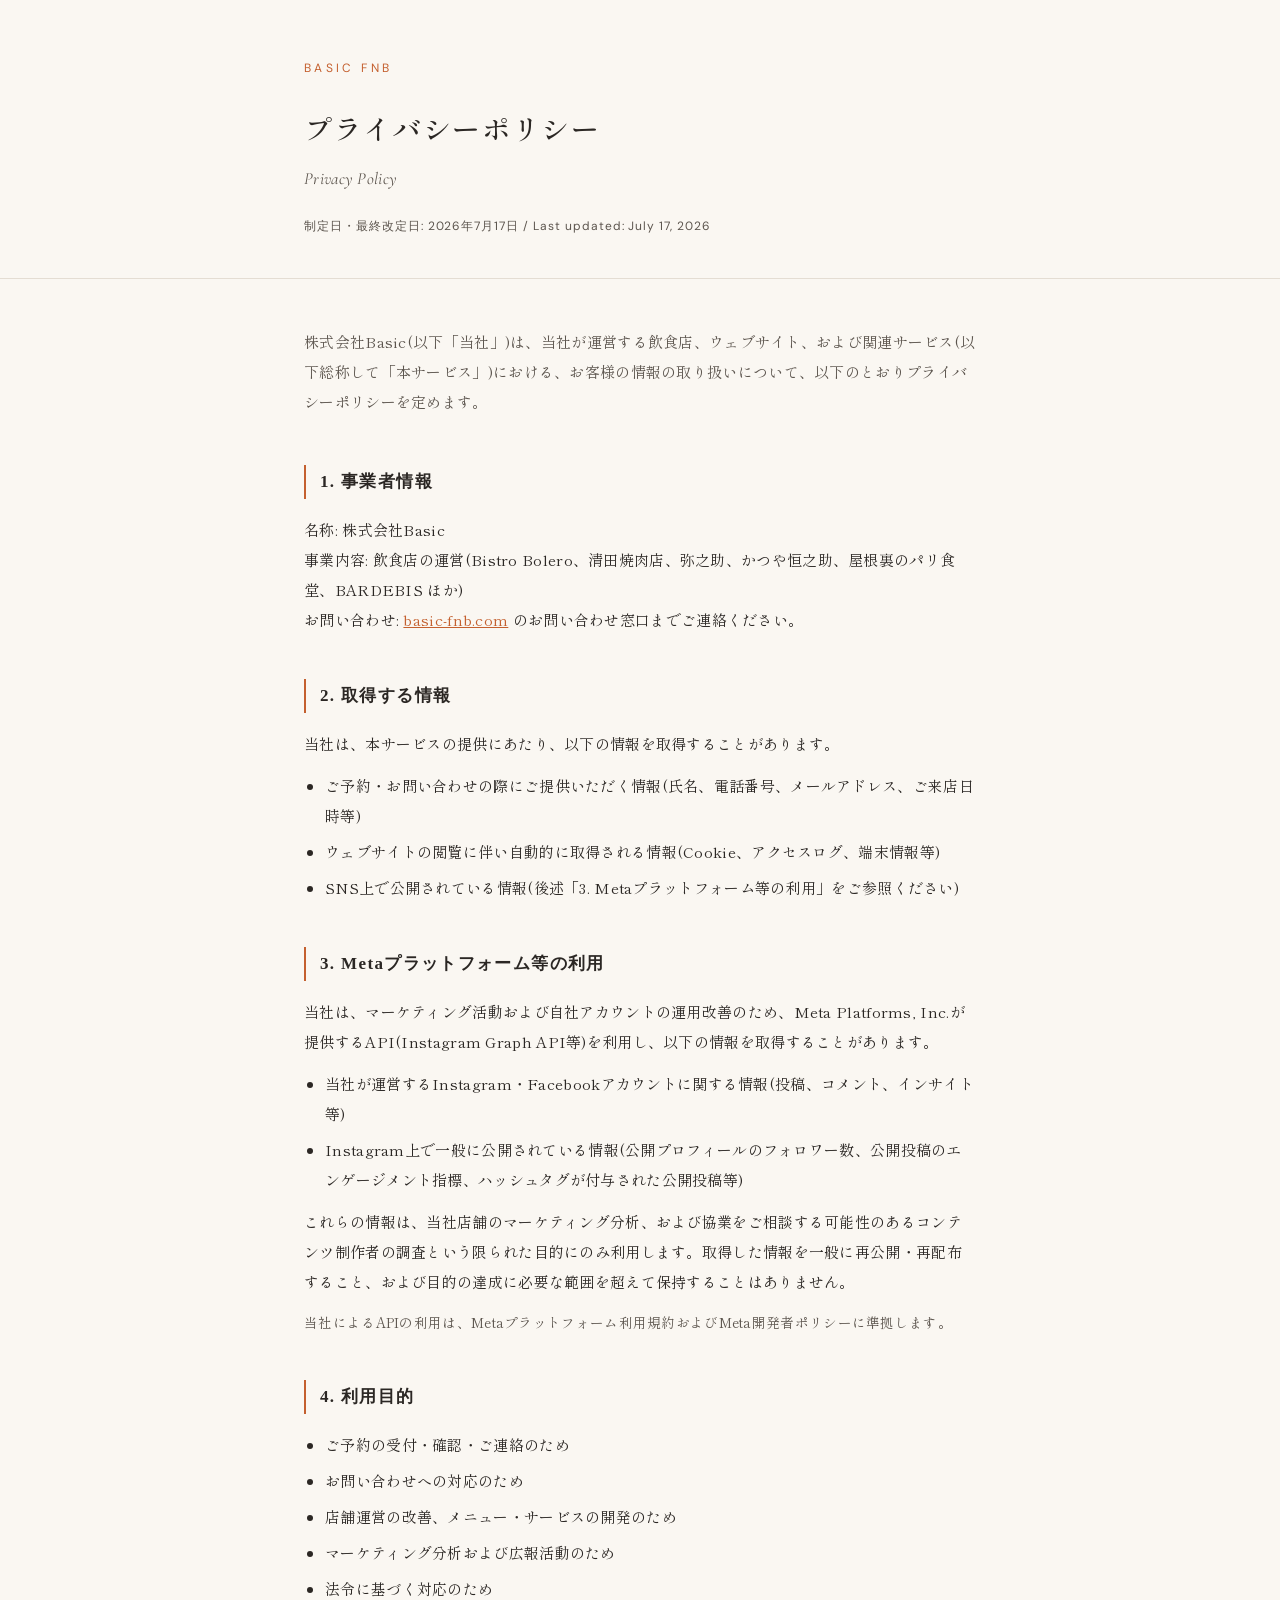
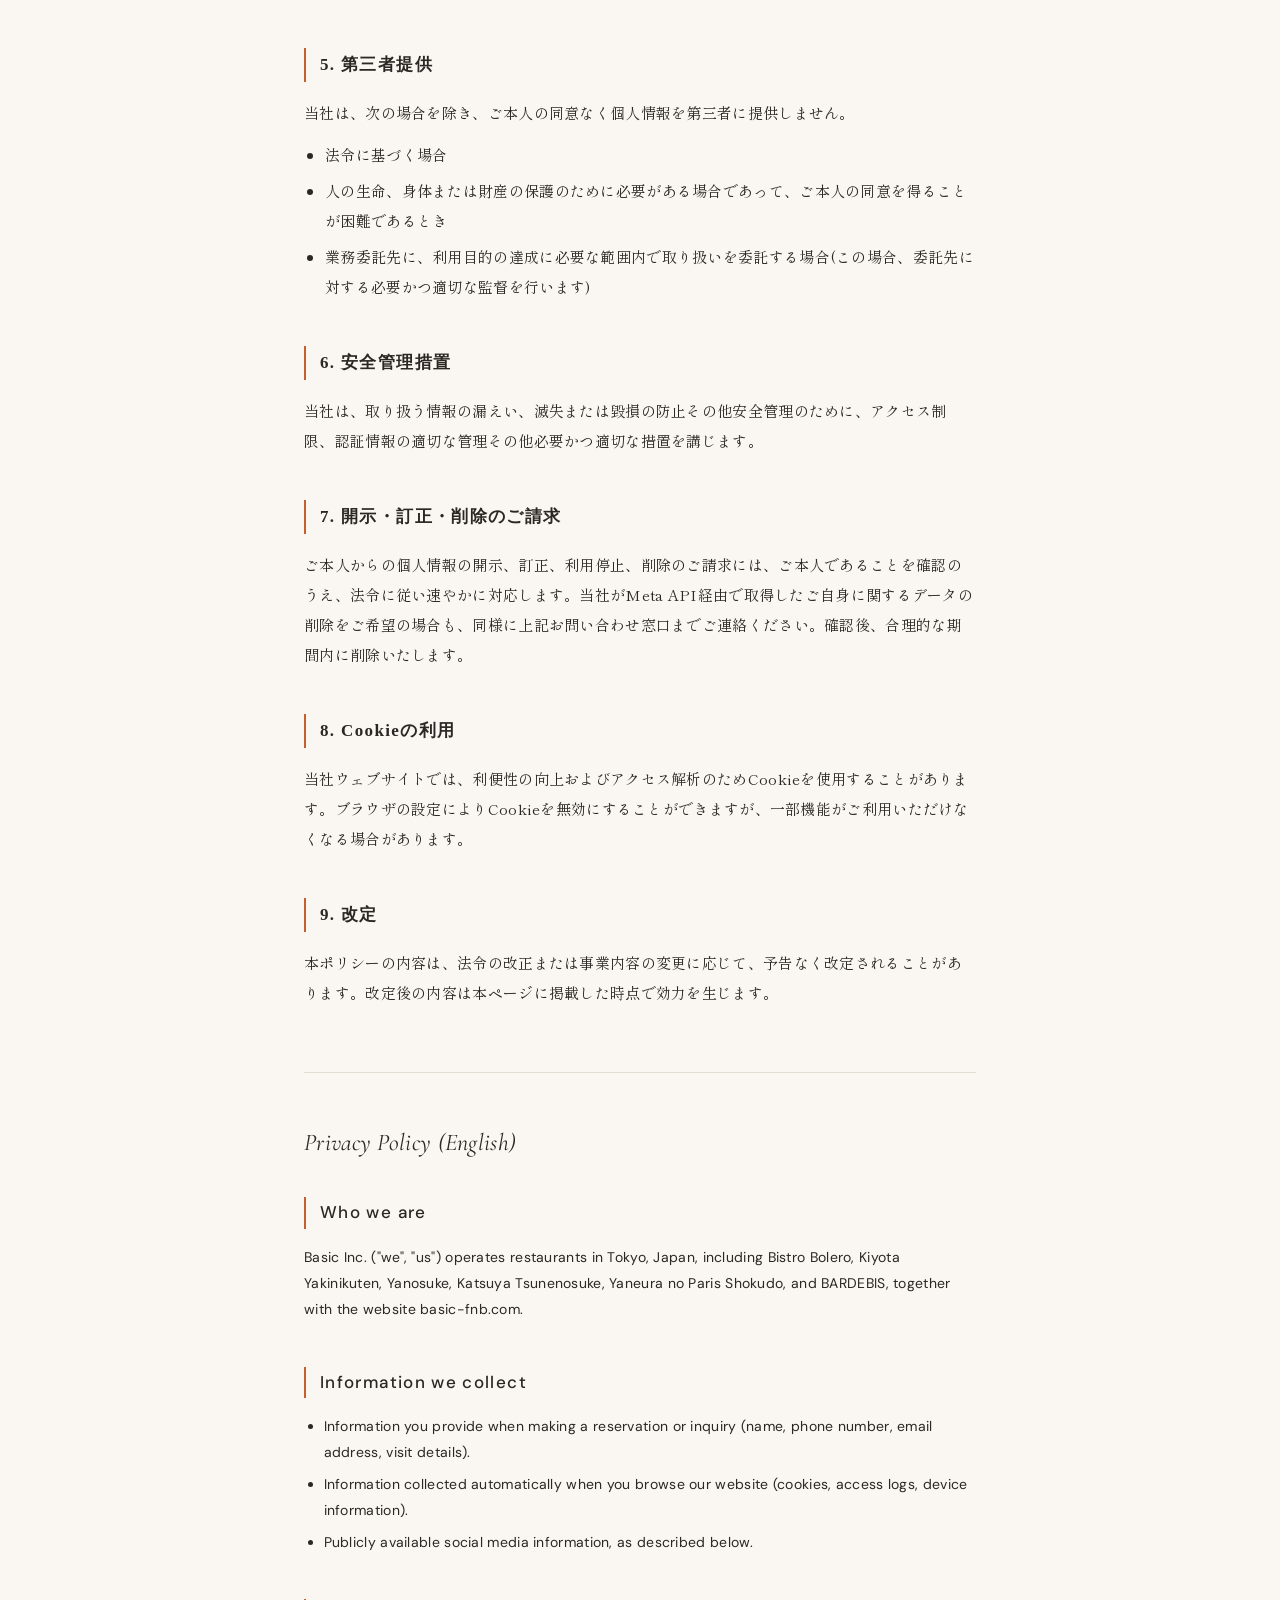
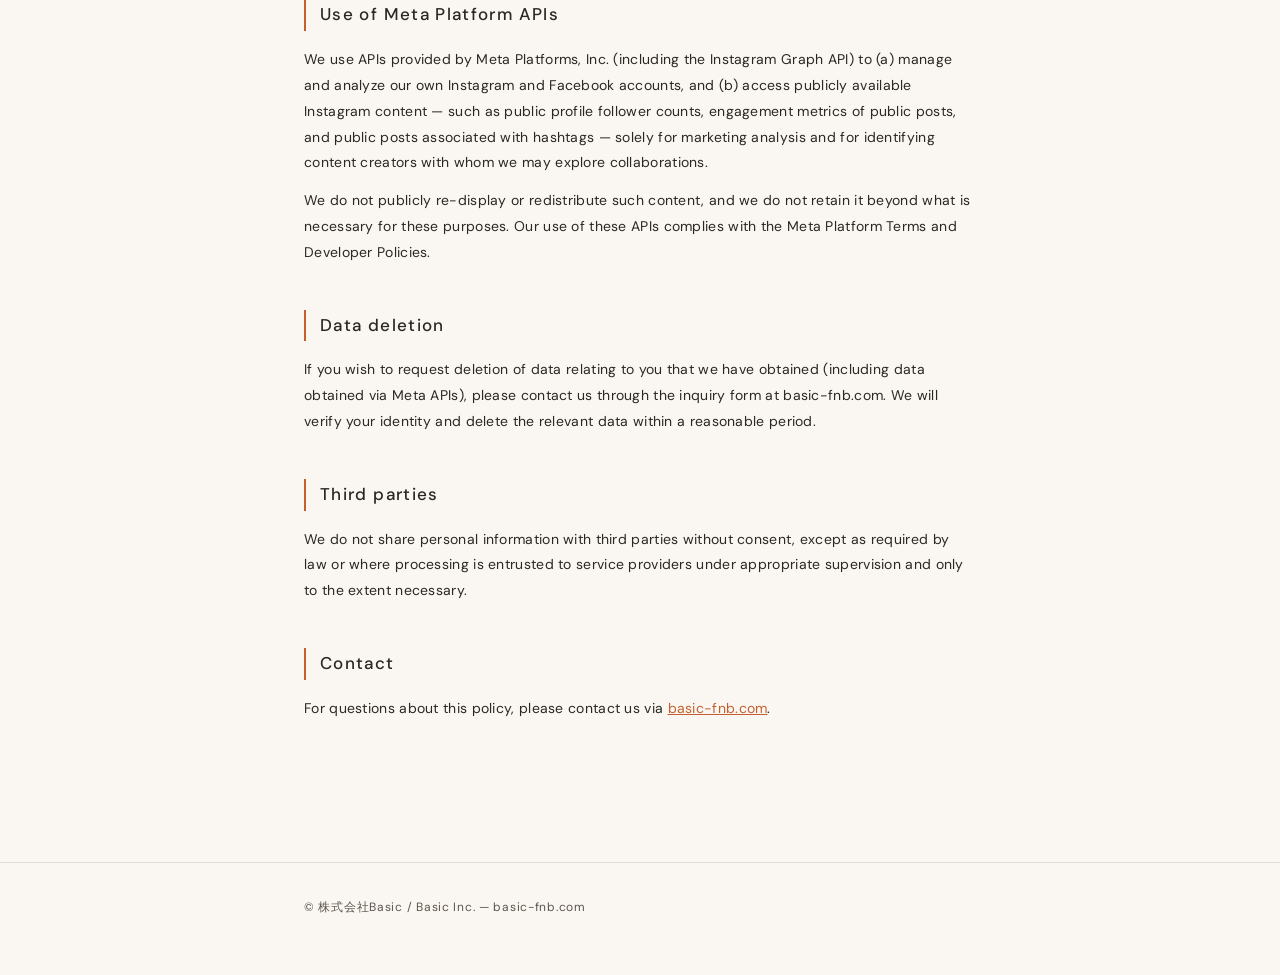
<file: privacy.html>
<!DOCTYPE html>
<html lang="ja">
<head>
<meta charset="UTF-8">
<meta name="viewport" content="width=device-width, initial-scale=1.0">
<title>プライバシーポリシー | 株式会社Basic</title>
  <!-- Google tag (gtag.js) -->
  <script async src="https://www.googletagmanager.com/gtag/js?id=G-5CV445LCX0"></script>
  <script>
    window.dataLayer = window.dataLayer || [];
    function gtag(){dataLayer.push(arguments);}
    gtag('js', new Date());
    gtag('config', 'G-5CV445LCX0');
  </script>
<meta name="description" content="株式会社Basic(Basic FNB)のプライバシーポリシー。当社が取得する情報、利用目的、Meta APIの利用、データの管理・削除についてご案内します。">
<link rel="preconnect" href="https://fonts.googleapis.com">
<link rel="preconnect" href="https://fonts.gstatic.com" crossorigin>
<link href="https://fonts.googleapis.com/css2?family=Shippori+Mincho:wght@400;500;600&family=DM+Sans:wght@400;500&family=Cormorant+Garamond:ital,wght@0,500;1,500&display=swap" rel="stylesheet">
<style>
  :root {
    --paper: #FAF7F2;
    --ink: #2B2724;
    --ink-soft: #5C554E;
    --terracotta: #C4602F;
    --line: #E4DDD3;
  }
  * { margin: 0; padding: 0; box-sizing: border-box; }
  body {
    background: var(--paper);
    color: var(--ink);
    font-family: 'Shippori Mincho', serif;
    font-weight: 400;
    line-height: 2;
    font-size: 15px;
    letter-spacing: 0.02em;
  }
  .wrap { max-width: 720px; margin: 0 auto; padding: 0 24px; }

  header {
    padding: 56px 0 40px;
    border-bottom: 1px solid var(--line);
  }
  .brand {
    font-family: 'DM Sans', sans-serif;
    font-size: 12px;
    letter-spacing: 0.28em;
    text-transform: uppercase;
    color: var(--terracotta);
  }
  .brand a { color: inherit; text-decoration: none; }
  h1 {
    margin-top: 20px;
    font-size: 28px;
    font-weight: 500;
    letter-spacing: 0.06em;
  }
  .en-title {
    font-family: 'Cormorant Garamond', serif;
    font-style: italic;
    font-size: 17px;
    color: var(--ink-soft);
    margin-top: 6px;
  }
  .updated {
    font-family: 'DM Sans', sans-serif;
    font-size: 12px;
    color: var(--ink-soft);
    margin-top: 18px;
    letter-spacing: 0.08em;
  }

  main { padding: 48px 0 96px; }
  .lead { color: var(--ink-soft); margin-bottom: 48px; }

  section { margin-bottom: 44px; }
  h2 {
    font-size: 17px;
    font-weight: 600;
    letter-spacing: 0.08em;
    padding-left: 14px;
    border-left: 2px solid var(--terracotta);
    margin-bottom: 16px;
  }
  p { margin-bottom: 12px; }
  ul { padding-left: 1.4em; margin-bottom: 12px; }
  li { margin-bottom: 6px; }
  .note { font-size: 13.5px; color: var(--ink-soft); }

  .divider {
    margin: 64px 0 48px;
    border: none;
    border-top: 1px solid var(--line);
    position: relative;
  }
  .en {
    font-family: 'DM Sans', sans-serif;
    line-height: 1.85;
    font-size: 14px;
  }
  .en h2 { font-family: 'DM Sans', sans-serif; font-weight: 500; }
  .en .en-heading {
    font-family: 'Cormorant Garamond', serif;
    font-style: italic;
    font-size: 24px;
    color: var(--ink);
    margin-bottom: 32px;
  }

  footer {
    border-top: 1px solid var(--line);
    padding: 32px 0 56px;
    font-family: 'DM Sans', sans-serif;
    font-size: 12px;
    color: var(--ink-soft);
    letter-spacing: 0.06em;
  }
  a { color: var(--terracotta); }
  @media (max-width: 480px) {
    h1 { font-size: 23px; }
    body { font-size: 14px; }
  }
</style>
</head>
<body>

<header>
  <div class="wrap">
    <div class="brand"><a href="https://basic-fnb.com">BASIC FNB</a></div>
    <h1>プライバシーポリシー</h1>
    <div class="en-title">Privacy Policy</div>
    <div class="updated">制定日・最終改定日: 2026年7月17日 / Last updated: July 17, 2026</div>
  </div>
</header>

<main>
  <div class="wrap">

    <p class="lead">株式会社Basic(以下「当社」)は、当社が運営する飲食店、ウェブサイト、および関連サービス(以下総称して「本サービス」)における、お客様の情報の取り扱いについて、以下のとおりプライバシーポリシーを定めます。</p>

    <section>
      <h2>1. 事業者情報</h2>
      <p>名称: 株式会社Basic<br>
      事業内容: 飲食店の運営(Bistro Bolero、清田焼肉店、弥之助、かつや恒之助、屋根裏のパリ食堂、BARDEBIS ほか)<br>
      お問い合わせ: <a href="https://basic-fnb.com">basic-fnb.com</a> のお問い合わせ窓口までご連絡ください。</p>
    </section>

    <section>
      <h2>2. 取得する情報</h2>
      <p>当社は、本サービスの提供にあたり、以下の情報を取得することがあります。</p>
      <ul>
        <li>ご予約・お問い合わせの際にご提供いただく情報(氏名、電話番号、メールアドレス、ご来店日時等)</li>
        <li>ウェブサイトの閲覧に伴い自動的に取得される情報(Cookie、アクセスログ、端末情報等)</li>
        <li>SNS上で公開されている情報(後述「3. Metaプラットフォーム等の利用」をご参照ください)</li>
      </ul>
    </section>

    <section>
      <h2>3. Metaプラットフォーム等の利用</h2>
      <p>当社は、マーケティング活動および自社アカウントの運用改善のため、Meta Platforms, Inc.が提供するAPI(Instagram Graph API等)を利用し、以下の情報を取得することがあります。</p>
      <ul>
        <li>当社が運営するInstagram・Facebookアカウントに関する情報(投稿、コメント、インサイト等)</li>
        <li>Instagram上で一般に公開されている情報(公開プロフィールのフォロワー数、公開投稿のエンゲージメント指標、ハッシュタグが付与された公開投稿等)</li>
      </ul>
      <p>これらの情報は、当社店舗のマーケティング分析、および協業をご相談する可能性のあるコンテンツ制作者の調査という限られた目的にのみ利用します。取得した情報を一般に再公開・再配布すること、および目的の達成に必要な範囲を超えて保持することはありません。</p>
      <p class="note">当社によるAPIの利用は、Metaプラットフォーム利用規約およびMeta開発者ポリシーに準拠します。</p>
    </section>

    <section>
      <h2>4. 利用目的</h2>
      <ul>
        <li>ご予約の受付・確認・ご連絡のため</li>
        <li>お問い合わせへの対応のため</li>
        <li>店舗運営の改善、メニュー・サービスの開発のため</li>
        <li>マーケティング分析および広報活動のため</li>
        <li>法令に基づく対応のため</li>
      </ul>
    </section>

    <section>
      <h2>5. 第三者提供</h2>
      <p>当社は、次の場合を除き、ご本人の同意なく個人情報を第三者に提供しません。</p>
      <ul>
        <li>法令に基づく場合</li>
        <li>人の生命、身体または財産の保護のために必要がある場合であって、ご本人の同意を得ることが困難であるとき</li>
        <li>業務委託先に、利用目的の達成に必要な範囲内で取り扱いを委託する場合(この場合、委託先に対する必要かつ適切な監督を行います)</li>
      </ul>
    </section>

    <section>
      <h2>6. 安全管理措置</h2>
      <p>当社は、取り扱う情報の漏えい、滅失または毀損の防止その他安全管理のために、アクセス制限、認証情報の適切な管理その他必要かつ適切な措置を講じます。</p>
    </section>

    <section>
      <h2>7. 開示・訂正・削除のご請求</h2>
      <p>ご本人からの個人情報の開示、訂正、利用停止、削除のご請求には、ご本人であることを確認のうえ、法令に従い速やかに対応します。当社がMeta API経由で取得したご自身に関するデータの削除をご希望の場合も、同様に上記お問い合わせ窓口までご連絡ください。確認後、合理的な期間内に削除いたします。</p>
    </section>

    <section>
      <h2>8. Cookieの利用</h2>
      <p>当社ウェブサイトでは、利便性の向上およびアクセス解析のためCookieを使用することがあります。ブラウザの設定によりCookieを無効にすることができますが、一部機能がご利用いただけなくなる場合があります。</p>
    </section>

    <section>
      <h2>9. 改定</h2>
      <p>本ポリシーの内容は、法令の改正または事業内容の変更に応じて、予告なく改定されることがあります。改定後の内容は本ページに掲載した時点で効力を生じます。</p>
    </section>

    <hr class="divider">

    <div class="en">
      <div class="en-heading">Privacy Policy (English)</div>

      <section>
        <h2>Who we are</h2>
        <p>Basic Inc. ("we", "us") operates restaurants in Tokyo, Japan, including Bistro Bolero, Kiyota Yakinikuten, Yanosuke, Katsuya Tsunenosuke, Yaneura no Paris Shokudo, and BARDEBIS, together with the website basic-fnb.com.</p>
      </section>

      <section>
        <h2>Information we collect</h2>
        <ul>
          <li>Information you provide when making a reservation or inquiry (name, phone number, email address, visit details).</li>
          <li>Information collected automatically when you browse our website (cookies, access logs, device information).</li>
          <li>Publicly available social media information, as described below.</li>
        </ul>
      </section>

      <section>
        <h2>Use of Meta Platform APIs</h2>
        <p>We use APIs provided by Meta Platforms, Inc. (including the Instagram Graph API) to (a) manage and analyze our own Instagram and Facebook accounts, and (b) access publicly available Instagram content — such as public profile follower counts, engagement metrics of public posts, and public posts associated with hashtags — solely for marketing analysis and for identifying content creators with whom we may explore collaborations.</p>
        <p>We do not publicly re-display or redistribute such content, and we do not retain it beyond what is necessary for these purposes. Our use of these APIs complies with the Meta Platform Terms and Developer Policies.</p>
      </section>

      <section>
        <h2>Data deletion</h2>
        <p>If you wish to request deletion of data relating to you that we have obtained (including data obtained via Meta APIs), please contact us through the inquiry form at basic-fnb.com. We will verify your identity and delete the relevant data within a reasonable period.</p>
      </section>

      <section>
        <h2>Third parties</h2>
        <p>We do not share personal information with third parties without consent, except as required by law or where processing is entrusted to service providers under appropriate supervision and only to the extent necessary.</p>
      </section>

      <section>
        <h2>Contact</h2>
        <p>For questions about this policy, please contact us via <a href="https://basic-fnb.com">basic-fnb.com</a>.</p>
      </section>
    </div>

  </div>
</main>

<footer>
  <div class="wrap">© 株式会社Basic / Basic Inc. — basic-fnb.com</div>
</footer>

</body>
</html>
</file>
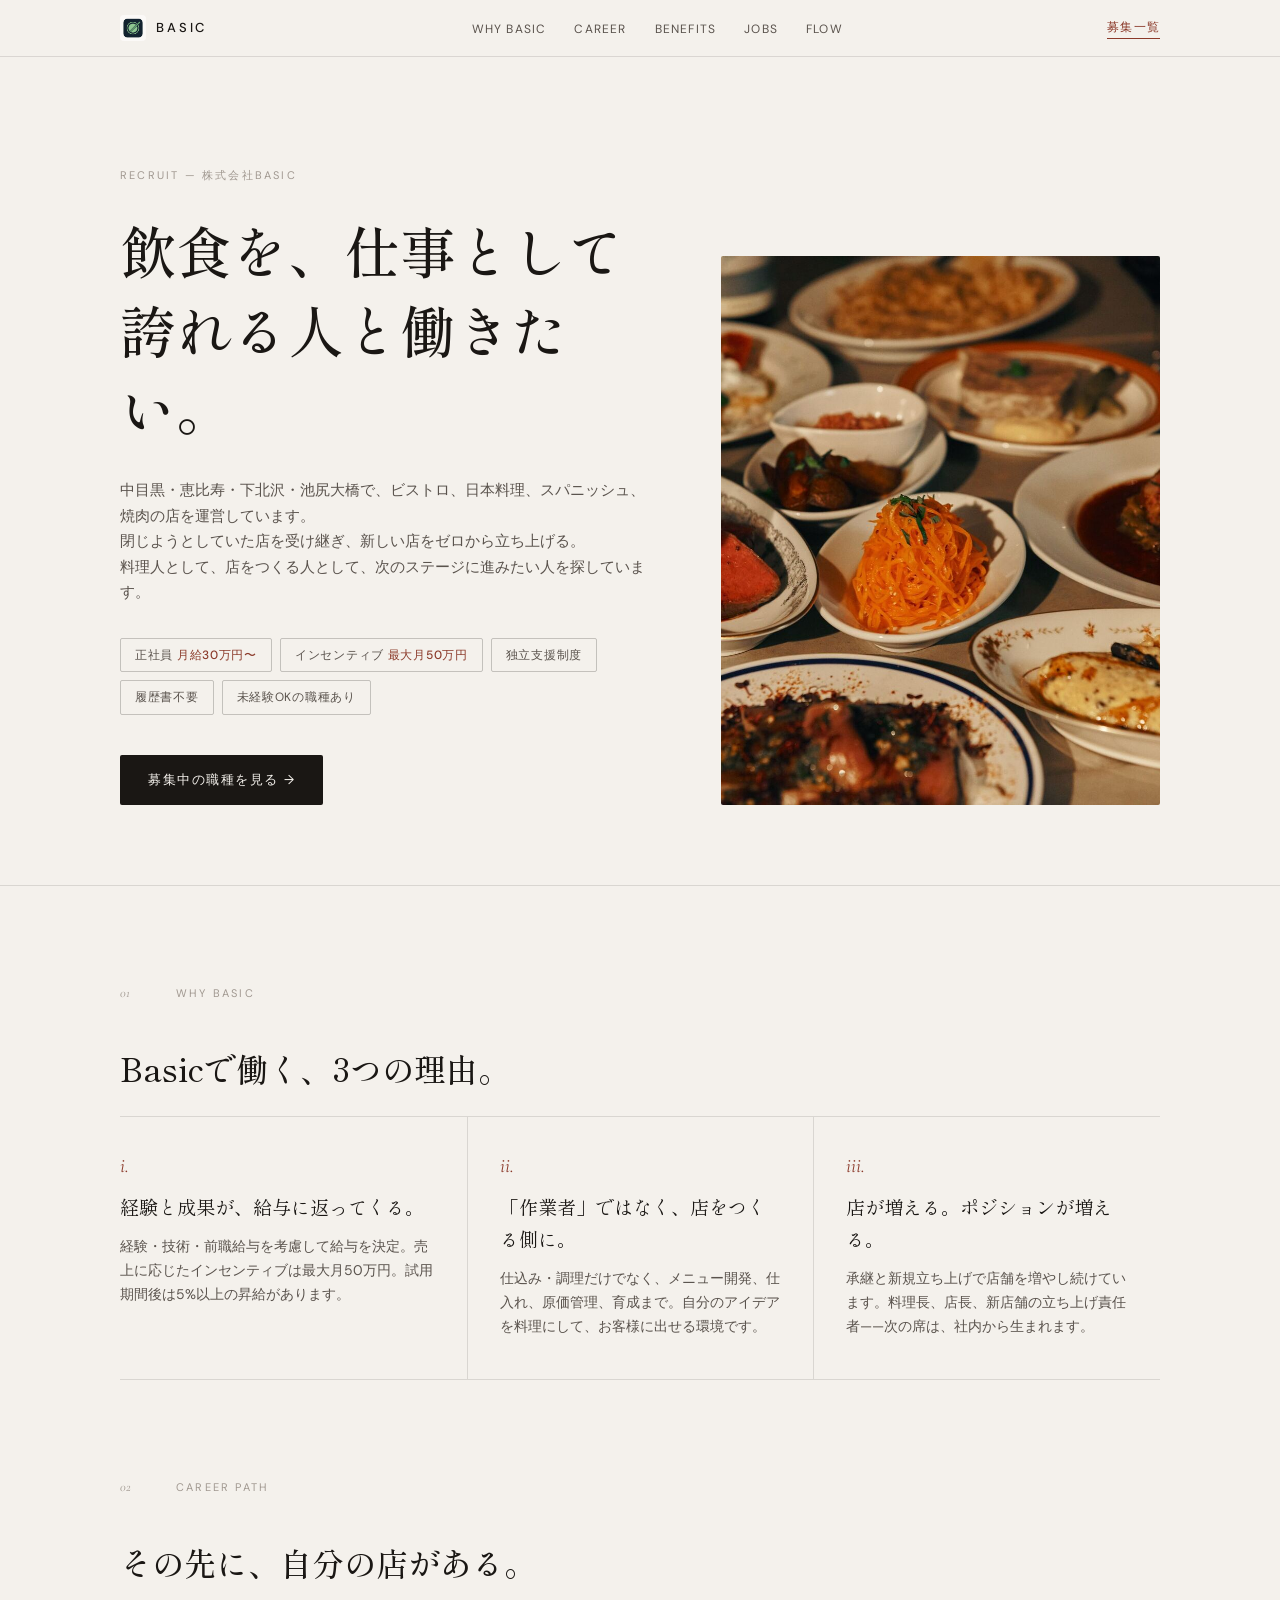
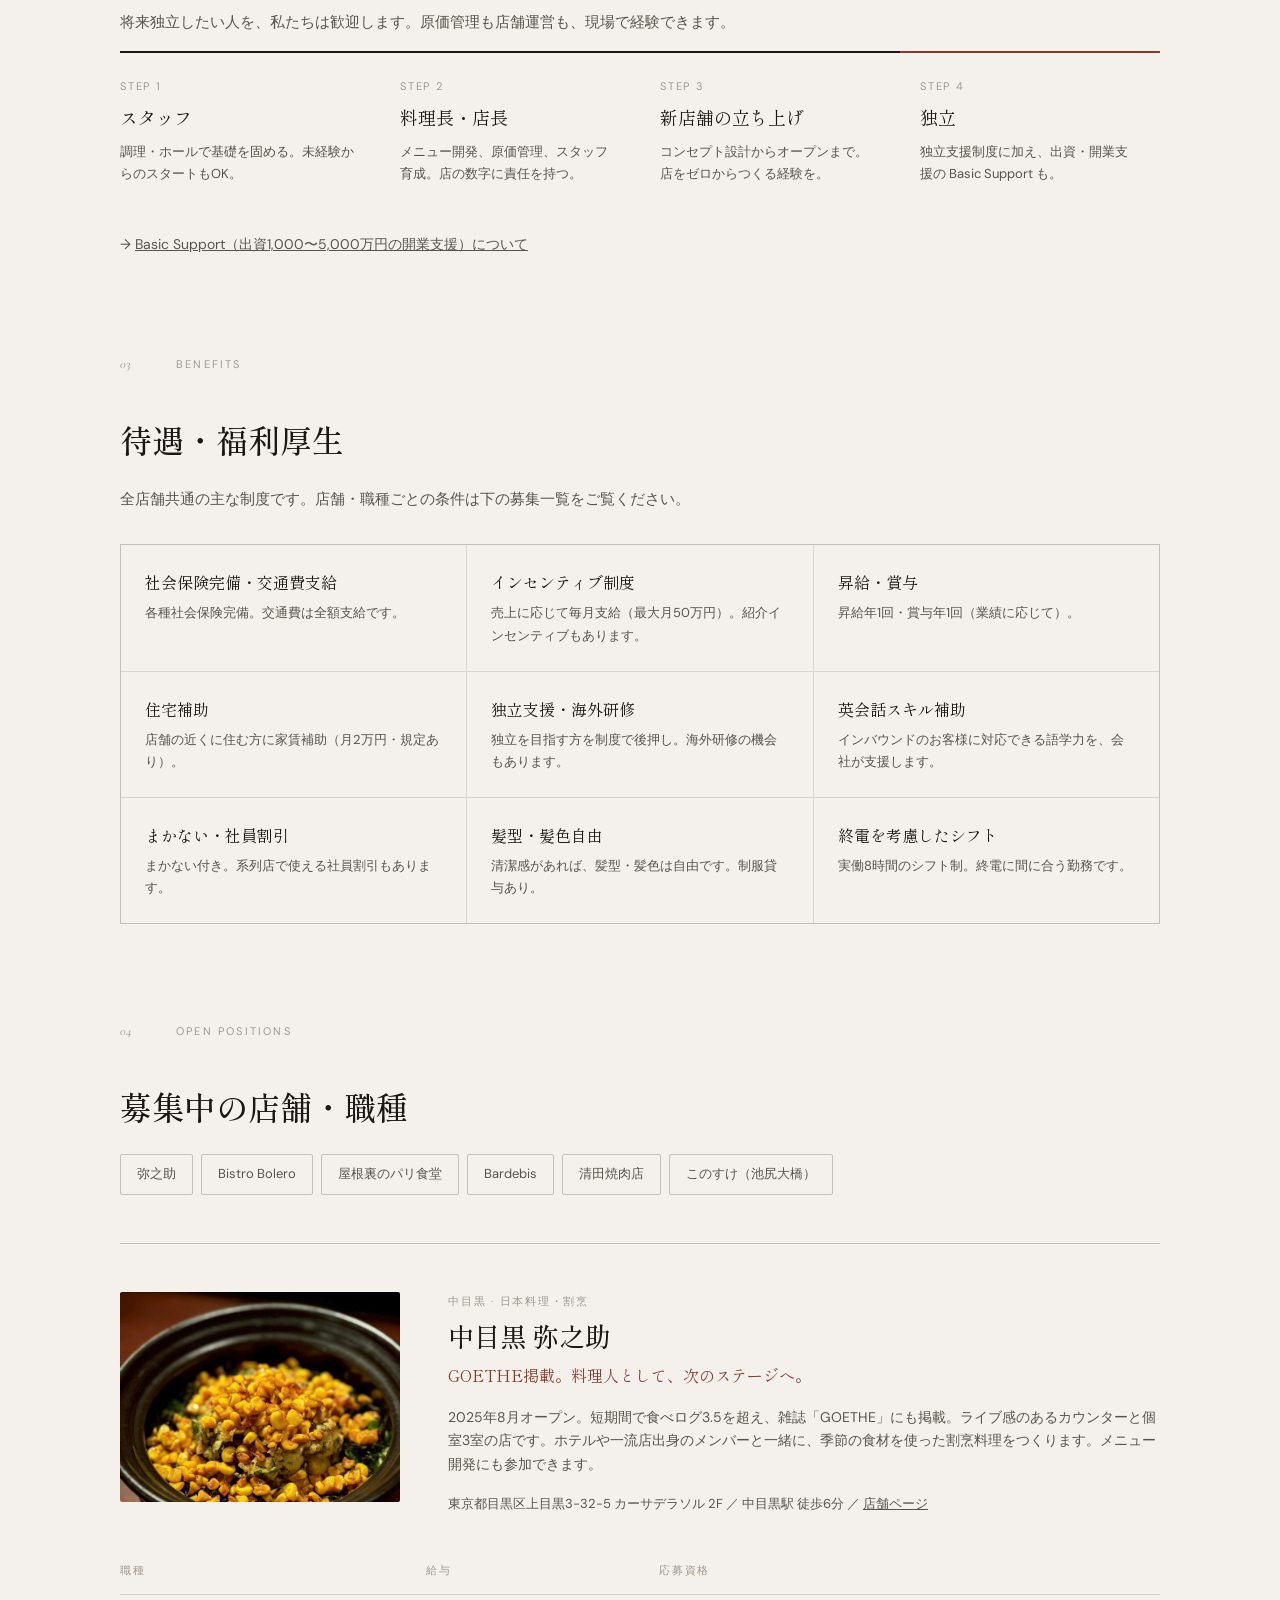
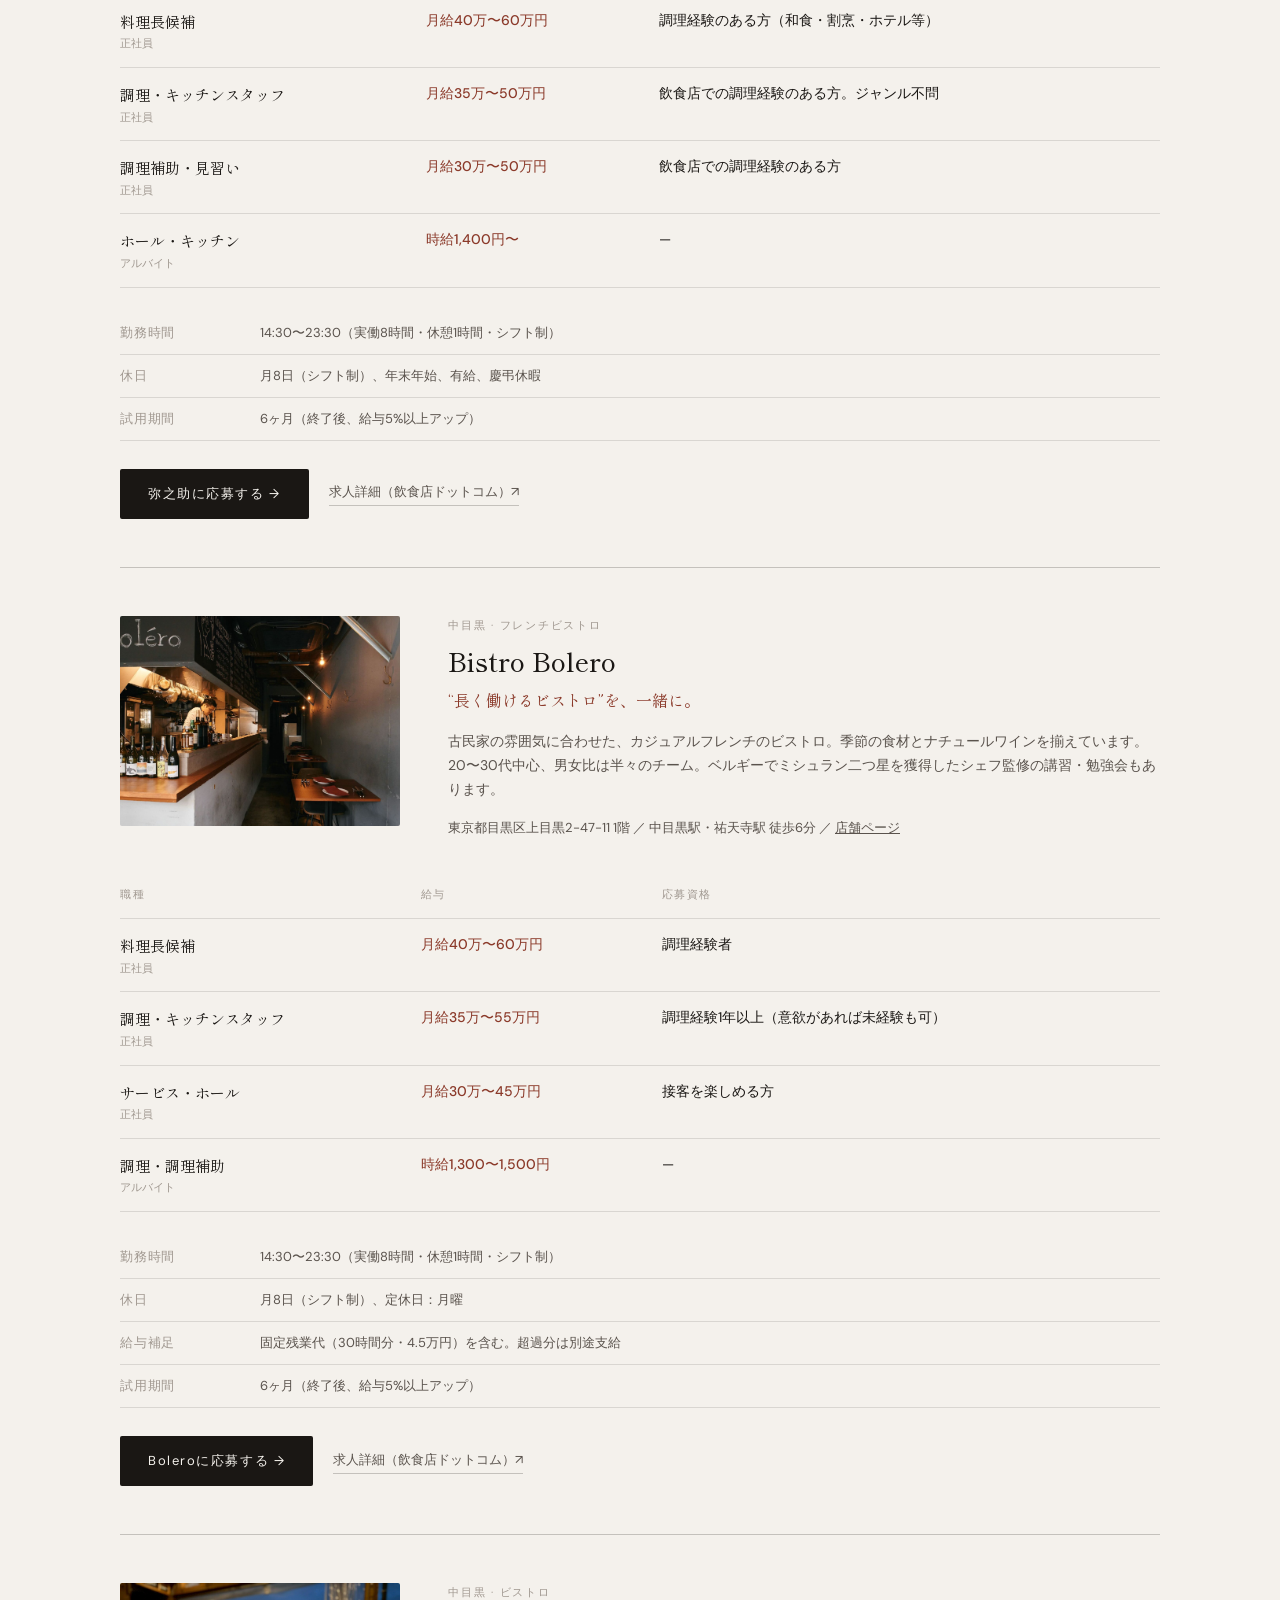
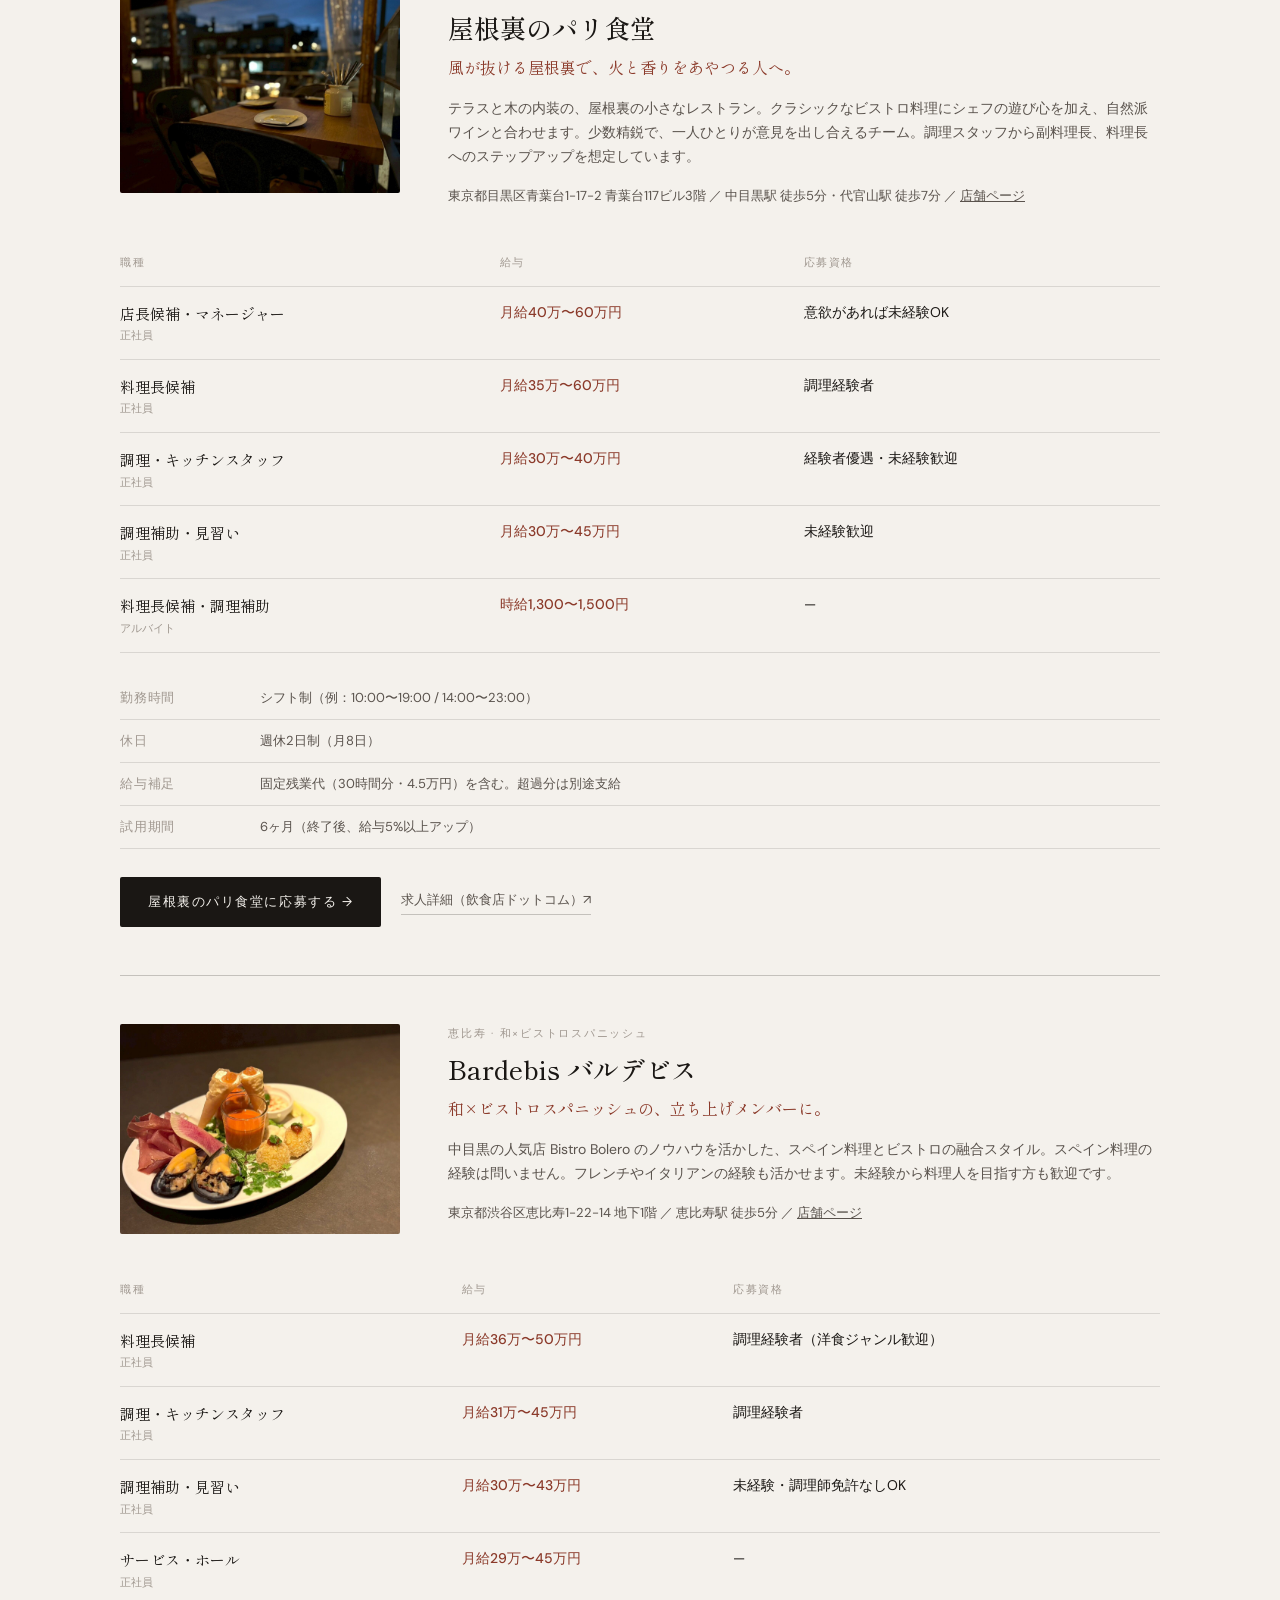
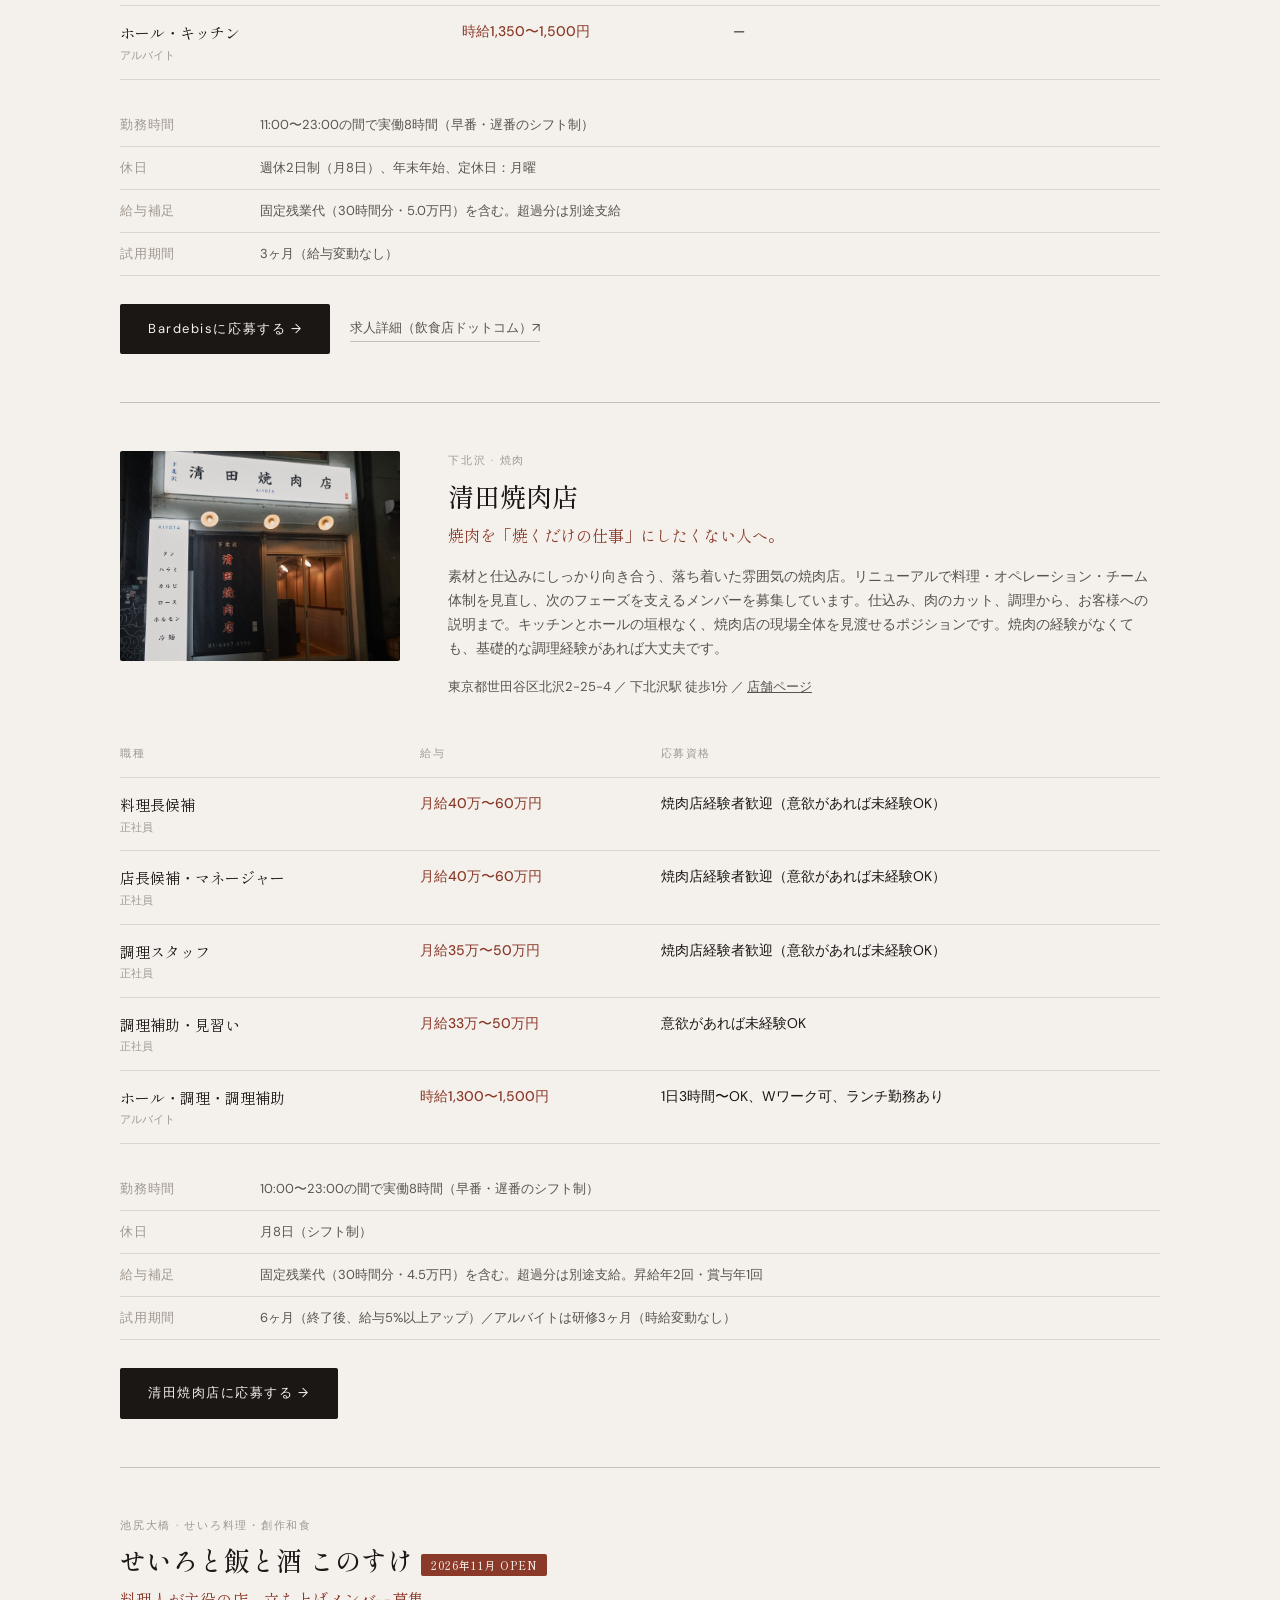
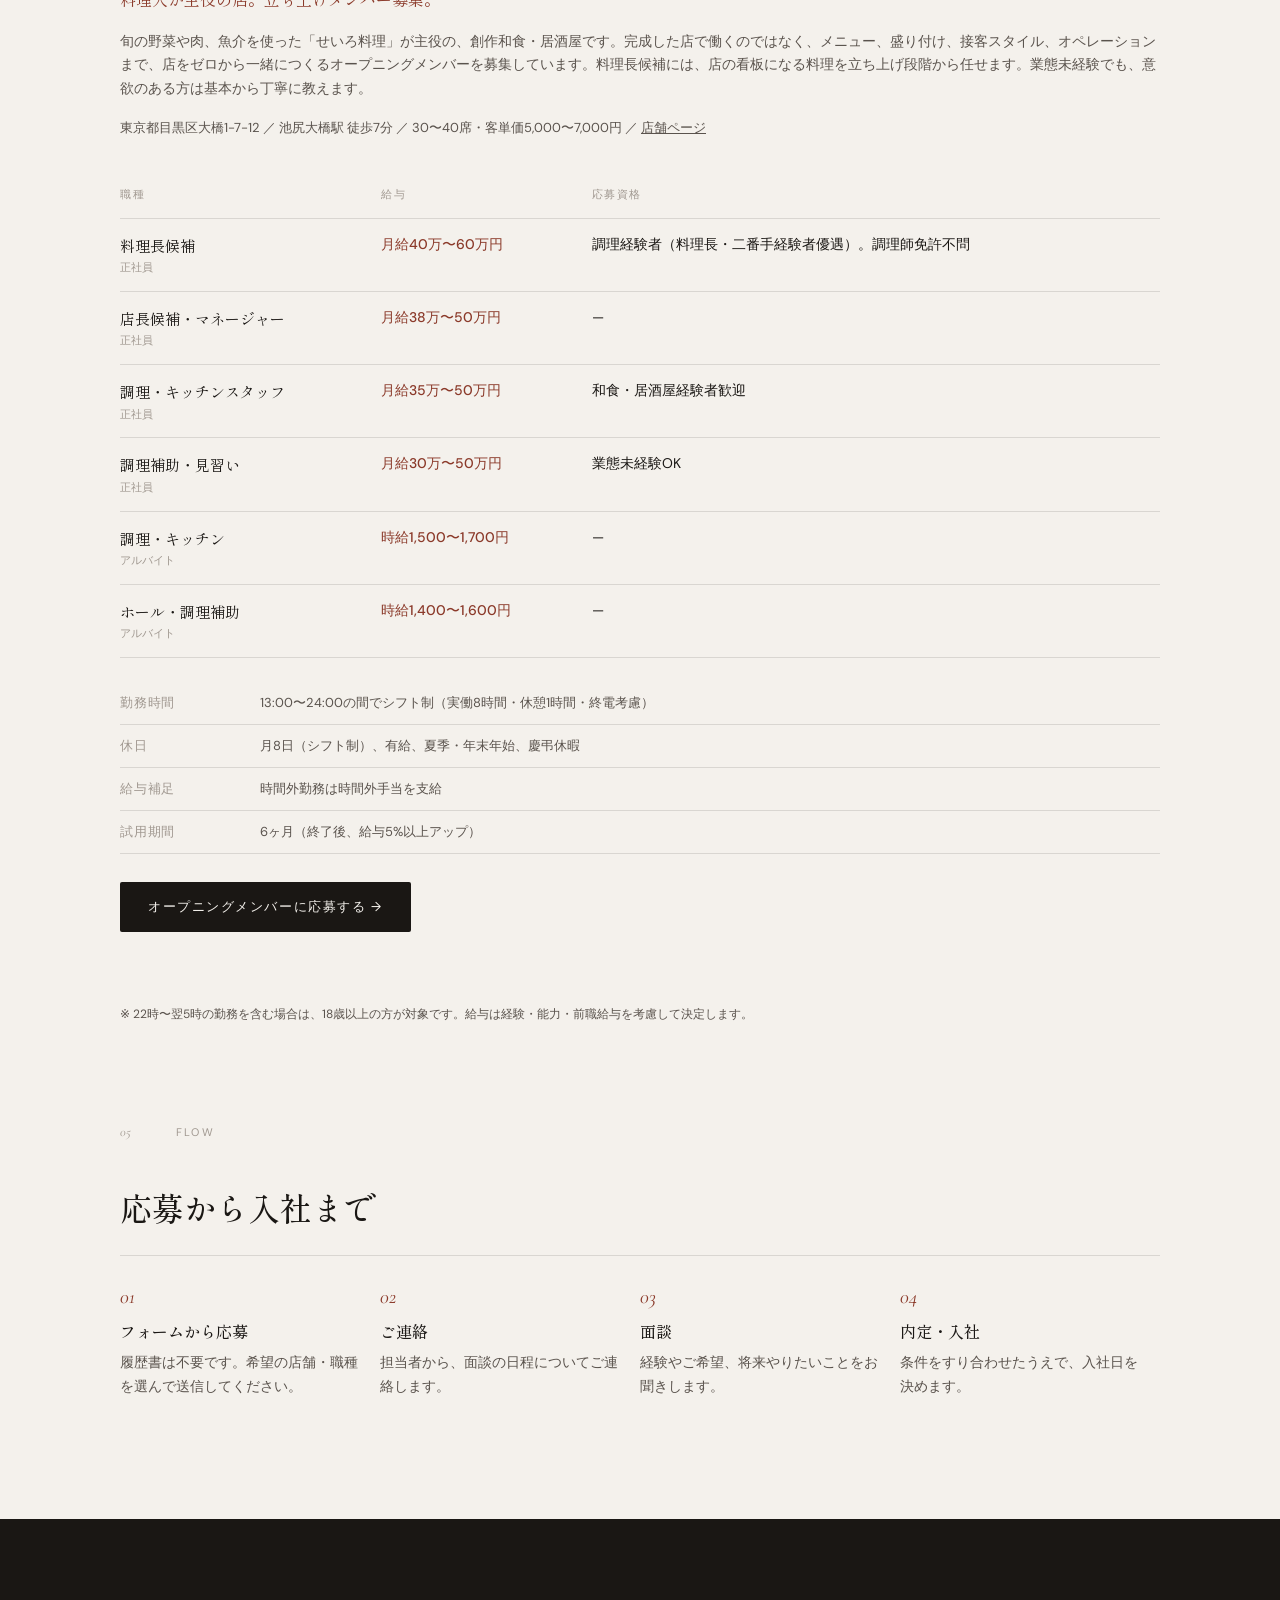
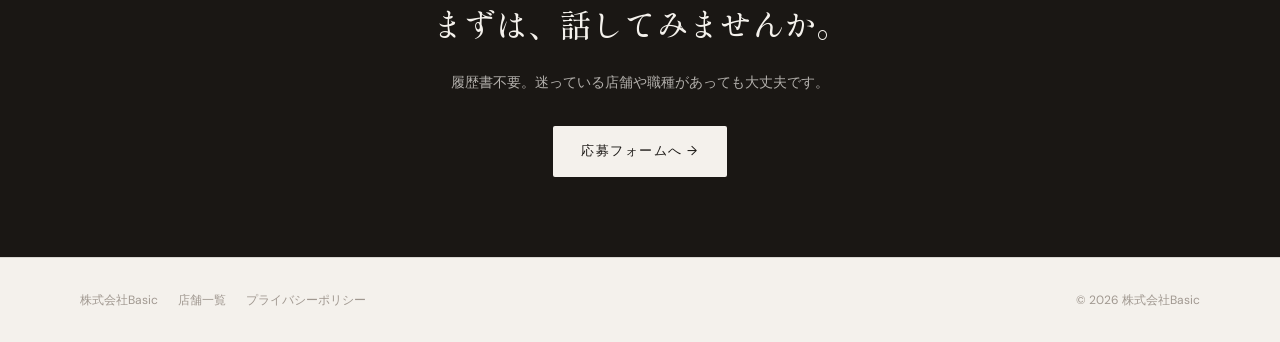
<file: recruit.html>
<!DOCTYPE html>
<html lang="ja">
<head>
  <meta charset="UTF-8" />
  <meta name="viewport" content="width=device-width, initial-scale=1.0" />
  <title>採用情報 | 株式会社Basic — 中目黒・恵比寿・下北沢・池尻大橋の飲食店スタッフ募集</title>
  <meta name="description" content="株式会社Basicの採用情報。Bistro Bolero・弥之助・屋根裏のパリ食堂・Bardebis・清田焼肉店・池尻大橋の新店舗「このすけ」で、料理長候補・調理スタッフ・ホールスタッフを募集中。月給30万円〜、インセンティブ・独立支援制度あり。履歴書不要。" />
  <link rel="canonical" href="https://www.basic-fnb.com/recruit" />

  <link rel="preconnect" href="https://fonts.googleapis.com">
  <link rel="preconnect" href="https://fonts.gstatic.com" crossorigin>
  <link href="https://fonts.googleapis.com/css2?family=Shippori+Mincho:wght@400;500;600&family=DM+Sans:ital,wght@0,300;0,400;0,500;1,300&family=Cormorant+Garamond:ital,wght@0,400;0,500;1,400&display=swap" rel="stylesheet">

  <meta property="og:title" content="採用情報 | 株式会社Basic" />
  <meta property="og:description" content="飲食を、仕事として誇れる人と働きたい。料理長候補・調理・ホールスタッフ募集中。月給30万円〜、独立支援制度あり。" />
  <meta property="og:image" content="https://www.basic-fnb.com/src/bolero-1.jpg" />
  <meta property="og:url" content="https://www.basic-fnb.com/recruit" />
  <meta property="og:type" content="website" />
  <meta property="og:site_name" content="株式会社Basic" />
  <meta name="twitter:card" content="summary_large_image" />
  <link rel="icon" href="/favicon.ico" />

  <!-- Google tag (gtag.js) -->
  <script async src="https://www.googletagmanager.com/gtag/js?id=G-5CV445LCX0"></script>
  <script>
    window.dataLayer = window.dataLayer || [];
    function gtag(){dataLayer.push(arguments);}
    gtag('js', new Date());
    gtag('config', 'G-5CV445LCX0');
  </script>

  <style>
    *, *::before, *::after { margin: 0; padding: 0; box-sizing: border-box; }

    :root {
      --ink:     #1a1714;
      --ink-mid: #5a534d;
      --ink-faint:#a09890;
      --paper:   #f4f1ec;
      --paper-2: #ede9e2;
      --rule:    rgba(26,23,20,0.12);
      --rule-strong: rgba(26,23,20,0.22);
      --accent:  #8b3a2a;
      --max: 1120px;
      --serif: 'Shippori Mincho', 'Georgia', serif;
      --display: 'Cormorant Garamond', 'Georgia', serif;
      --sans: 'DM Sans', system-ui, sans-serif;
    }

    html { scroll-behavior: smooth; font-size: 16px; scroll-padding-top: 72px; }
    body {
      font-family: var(--sans);
      background: var(--paper);
      color: var(--ink);
      line-height: 1.7;
      overflow-x: hidden;
    }
    a { color: inherit; }

    /* ── NAV ── */
    nav {
      position: fixed; top: 0; left: 0; width: 100%; z-index: 50;
      border-bottom: 1px solid var(--rule);
      background: rgba(244,241,236,0.96);
      backdrop-filter: blur(8px);
    }
    .nav-inner {
      max-width: var(--max); margin: 0 auto; padding: 0 40px;
      display: flex; align-items: center; justify-content: space-between;
      height: 56px;
    }
    .nav-logo {
      font-size: 13px; font-weight: 500;
      letter-spacing: 0.22em; text-transform: uppercase;
      color: var(--ink); text-decoration: none;
      display: flex; align-items: center; gap: 10px;
    }
    .nav-logo img { width: 26px; height: 26px; border-radius: 4px; object-fit: cover; }
    .nav-links { display: flex; gap: 28px; list-style: none; }
    .nav-links a {
      font-size: 12px; letter-spacing: 0.1em; text-transform: uppercase;
      color: var(--ink-mid); text-decoration: none; transition: color 0.2s;
    }
    .nav-links a:hover { color: var(--ink); }
    .nav-contact {
      font-size: 12px; letter-spacing: 0.1em; text-transform: uppercase;
      color: var(--accent); text-decoration: none;
      border-bottom: 1px solid var(--accent); padding-bottom: 1px;
    }

    .wrap { max-width: var(--max); margin: 0 auto; padding: 0 40px; }
    section { padding: 96px 0 0; }
    .section-header { display: flex; align-items: baseline; gap: 24px; margin-bottom: 40px; }
    .section-num { font-family: var(--display); font-size: 13px; font-style: italic; color: var(--ink-faint); min-width: 32px; }
    .section-label { font-size: 11px; letter-spacing: 0.2em; text-transform: uppercase; color: var(--ink-faint); }
    h2 { font-family: var(--serif); font-weight: 500; font-size: clamp(24px, 3vw, 32px); line-height: 1.5; margin-bottom: 24px; }
    .lead { color: var(--ink-mid); font-size: 15px; max-width: 640px; }

    /* ── HERO ── */
    .hero { padding: 160px 0 80px; border-bottom: 1px solid var(--rule); }
    .hero-grid { display: grid; grid-template-columns: 1.1fr 0.9fr; gap: 64px; align-items: end; }
    .hero h1 {
      font-family: var(--serif); font-weight: 500;
      font-size: clamp(32px, 5vw, 56px); line-height: 1.4; margin: 24px 0 32px;
    }
    .hero p { color: var(--ink-mid); font-size: 15px; }
    .hero-img { width: 100%; aspect-ratio: 4 / 5; object-fit: cover; border-radius: 2px; }
    .hero-facts { display: flex; flex-wrap: wrap; gap: 8px; margin: 32px 0 40px; }
    .fact {
      font-size: 12px; letter-spacing: 0.06em; color: var(--ink-mid);
      border: 1px solid var(--rule-strong); padding: 6px 14px; border-radius: 2px;
    }
    .fact strong { color: var(--accent); font-weight: 500; }

    .btn-apply {
      display: inline-flex; align-items: center; gap: 10px;
      text-decoration: none; font-size: 13px; letter-spacing: 0.12em;
      color: var(--paper); background: var(--ink);
      padding: 14px 28px; border-radius: 2px;
      transition: background 0.2s, transform 0.15s;
    }
    .btn-apply:hover { background: var(--accent); transform: translateY(-1px); }
    .btn-sub {
      display: inline-flex; align-items: center; gap: 8px;
      font-size: 13px; color: var(--ink-mid); text-decoration: none;
      border-bottom: 1px solid var(--rule-strong); padding-bottom: 2px;
    }
    .btn-sub:hover { color: var(--accent); border-color: var(--accent); }

    /* ── WHY ── */
    .why-grid { display: grid; grid-template-columns: repeat(3, 1fr); border-top: 1px solid var(--rule); }
    .why-item { padding: 32px 32px 40px 0; border-bottom: 1px solid var(--rule); }
    .why-item + .why-item { padding-left: 32px; border-left: 1px solid var(--rule); }
    .why-num { font-family: var(--display); font-style: italic; color: var(--accent); font-size: 20px; }
    .why-title { font-family: var(--serif); font-size: 19px; margin: 8px 0 12px; }
    .why-body { font-size: 14px; color: var(--ink-mid); }

    /* ── CAREER ── */
    .career { display: grid; grid-template-columns: repeat(4, 1fr); gap: 0; margin-top: 16px; }
    .step { padding: 24px 20px 24px 0; border-top: 2px solid var(--ink); position: relative; }
    .step + .step { padding-left: 20px; }
    .step:last-child { border-top-color: var(--accent); }
    .step-no { font-size: 11px; letter-spacing: 0.16em; color: var(--ink-faint); text-transform: uppercase; }
    .step-title { font-family: var(--serif); font-size: 18px; margin: 6px 0 8px; }
    .step-body { font-size: 13px; color: var(--ink-mid); }
    .career-note { margin-top: 24px; font-size: 14px; color: var(--ink-mid); }

    /* ── BENEFITS ── */
    .benefits { display: grid; grid-template-columns: repeat(3, 1fr); gap: 1px; background: var(--rule); border: 1px solid var(--rule); }
    .benefit { background: var(--paper); padding: 24px; }
    .benefit-title { font-family: var(--serif); font-size: 16px; margin-bottom: 6px; }
    .benefit-body { font-size: 13px; color: var(--ink-mid); }

    /* ── JOBS ── */
    .store-tabs { display: flex; flex-wrap: wrap; gap: 8px; margin-bottom: 48px; }
    .store-tabs a {
      font-size: 13px; text-decoration: none; color: var(--ink-mid);
      border: 1px solid var(--rule-strong); padding: 8px 16px; border-radius: 2px;
    }
    .store-tabs a:hover { color: var(--accent); border-color: var(--accent); }

    .store { padding: 48px 0; border-top: 1px solid var(--rule-strong); }
    .store-head { display: grid; grid-template-columns: 280px 1fr; gap: 48px; }
    .store-img { width: 100%; aspect-ratio: 4 / 3; object-fit: cover; border-radius: 2px; }
    .store-genre { font-size: 11px; letter-spacing: 0.16em; text-transform: uppercase; color: var(--ink-faint); }
    .store-name { font-family: var(--serif); font-size: 26px; font-weight: 500; margin: 4px 0 4px; }
    .store-catch { font-family: var(--serif); font-size: 16px; color: var(--accent); margin-bottom: 16px; }
    .store-desc { font-size: 14px; color: var(--ink-mid); margin-bottom: 16px; }
    .store-meta { font-size: 13px; color: var(--ink-mid); }
    .store-meta a { color: var(--ink-mid); }
    .badge {
      display: inline-block; font-size: 11px; letter-spacing: 0.08em;
      color: var(--paper); background: var(--accent);
      padding: 2px 10px; border-radius: 2px; margin-left: 8px; vertical-align: middle;
    }

    .jobs { margin-top: 32px; width: 100%; border-collapse: collapse; font-size: 14px; }
    .jobs th, .jobs td { text-align: left; padding: 14px 16px 14px 0; border-bottom: 1px solid var(--rule); vertical-align: top; }
    .jobs th { font-size: 11px; letter-spacing: 0.14em; text-transform: uppercase; color: var(--ink-faint); font-weight: 400; }
    .jobs td:first-child { font-family: var(--serif); font-size: 15px; }
    .jobs .pay { color: var(--accent); font-weight: 500; white-space: nowrap; }
    .type { font-size: 11px; color: var(--ink-faint); display: block; font-family: var(--sans); }

    .conditions { margin-top: 24px; display: grid; grid-template-columns: 140px 1fr; font-size: 13px; }
    .conditions dt, .conditions dd { padding: 10px 0; border-bottom: 1px solid var(--rule); }
    .conditions dt { color: var(--ink-faint); letter-spacing: 0.06em; }
    .conditions dd { color: var(--ink-mid); }

    .store-actions { margin-top: 28px; display: flex; flex-wrap: wrap; gap: 20px; align-items: center; }

    .store.soon .store-head { grid-template-columns: 1fr; }

    /* ── FLOW ── */
    .flow { list-style: none; display: grid; grid-template-columns: repeat(4, 1fr); border-top: 1px solid var(--rule); counter-reset: f; }
    .flow li { padding: 24px 20px 24px 0; font-size: 14px; color: var(--ink-mid); counter-increment: f; }
    .flow li::before { content: "0" counter(f); display: block; font-family: var(--display); font-style: italic; color: var(--accent); font-size: 20px; }
    .flow strong { display: block; font-family: var(--serif); font-weight: 500; color: var(--ink); font-size: 16px; margin: 4px 0 6px; }

    /* ── CTA ── */
    .cta { margin: 96px 0 0; padding: 80px 0; background: var(--ink); color: var(--paper); text-align: center; }
    .cta h2 { color: var(--paper); }
    .cta p { color: rgba(244,241,236,0.7); font-size: 14px; margin-bottom: 32px; }
    .cta .btn-apply { background: var(--paper); color: var(--ink); }
    .cta .btn-apply:hover { background: var(--accent); color: var(--paper); }

    footer { border-top: 1px solid var(--rule); padding: 32px 40px; }
    .footer-inner { max-width: var(--max); margin: 0 auto; display: flex; justify-content: space-between; flex-wrap: wrap; gap: 16px; font-size: 12px; color: var(--ink-faint); }
    .footer-inner a { color: var(--ink-faint); text-decoration: none; margin-right: 20px; }

    /* ── MOBILE ── */
    @media (max-width: 900px) {
      .nav-inner { padding: 0 16px; }
      .nav-links { display: none; }
      .wrap { padding: 0 16px; }
      section { padding-top: 72px; }
      .hero { padding: 104px 0 56px; }
      .hero-grid, .store-head { grid-template-columns: 1fr; gap: 32px; }
      .hero-img { aspect-ratio: 16 / 10; }
      .why-grid, .benefits { grid-template-columns: 1fr; }
      .why-item, .why-item + .why-item { padding: 24px 0; border-left: none; }
      .career, .flow { grid-template-columns: 1fr 1fr; }
      .step:nth-child(3) { padding-left: 0; }
      .conditions { grid-template-columns: 96px 1fr; }
      .jobs thead { display: none; }
      .jobs tr { display: block; padding: 12px 0; border-bottom: 1px solid var(--rule); }
      .jobs td { display: block; padding: 2px 0; border: none; }
      .jobs .pay { white-space: normal; }
      footer { padding: 32px 16px; }
    }
  </style>

  <script type="application/ld+json">{"@context": "https://schema.org", "@type": "JobPosting", "title": "料理長候補（中目黒 弥之助）", "description": "<p>中目黒 弥之助（株式会社Basic）で料理長候補を募集しています。</p><p>月給40万〜60万円。インセンティブ制度（最大月50万円）、社会保険完備、交通費全額支給、独立支援制度あり。履歴書不要。</p>", "datePosted": "2026-10-11", "employmentType": "FULL_TIME", "hiringOrganization": {"@type": "Organization", "name": "株式会社Basic", "sameAs": "https://www.basic-fnb.com/", "logo": "https://www.basic-fnb.com/src/basic-logo.png"}, "jobLocation": {"@type": "Place", "address": {"@type": "PostalAddress", "streetAddress": "上目黒3-32-5 カーサデラソル 2F", "addressLocality": "目黒区", "addressRegion": "東京都", "addressCountry": "JP"}}, "baseSalary": {"@type": "MonetaryAmount", "currency": "JPY", "value": {"@type": "QuantitativeValue", "minValue": 400000, "maxValue": 600000, "unitText": "MONTH"}}, "url": "https://www.basic-fnb.com/recruit#yanosuke"}</script>
  <script type="application/ld+json">{"@context": "https://schema.org", "@type": "JobPosting", "title": "調理・キッチンスタッフ（中目黒 弥之助）", "description": "<p>中目黒 弥之助（株式会社Basic）で調理・キッチンスタッフを募集しています。</p><p>月給35万〜50万円。インセンティブ制度（最大月50万円）、社会保険完備、交通費全額支給、独立支援制度あり。履歴書不要。</p>", "datePosted": "2026-10-11", "employmentType": "FULL_TIME", "hiringOrganization": {"@type": "Organization", "name": "株式会社Basic", "sameAs": "https://www.basic-fnb.com/", "logo": "https://www.basic-fnb.com/src/basic-logo.png"}, "jobLocation": {"@type": "Place", "address": {"@type": "PostalAddress", "streetAddress": "上目黒3-32-5 カーサデラソル 2F", "addressLocality": "目黒区", "addressRegion": "東京都", "addressCountry": "JP"}}, "baseSalary": {"@type": "MonetaryAmount", "currency": "JPY", "value": {"@type": "QuantitativeValue", "minValue": 350000, "maxValue": 500000, "unitText": "MONTH"}}, "url": "https://www.basic-fnb.com/recruit#yanosuke"}</script>
  <script type="application/ld+json">{"@context": "https://schema.org", "@type": "JobPosting", "title": "料理長候補（Bistro Bolero）", "description": "<p>Bistro Bolero（株式会社Basic）で料理長候補を募集しています。</p><p>月給40万〜60万円。インセンティブ制度（最大月50万円）、社会保険完備、交通費全額支給、独立支援制度あり。履歴書不要。</p>", "datePosted": "2026-10-11", "employmentType": "FULL_TIME", "hiringOrganization": {"@type": "Organization", "name": "株式会社Basic", "sameAs": "https://www.basic-fnb.com/", "logo": "https://www.basic-fnb.com/src/basic-logo.png"}, "jobLocation": {"@type": "Place", "address": {"@type": "PostalAddress", "streetAddress": "上目黒2-47-11 1階", "addressLocality": "目黒区", "addressRegion": "東京都", "addressCountry": "JP"}}, "baseSalary": {"@type": "MonetaryAmount", "currency": "JPY", "value": {"@type": "QuantitativeValue", "minValue": 400000, "maxValue": 600000, "unitText": "MONTH"}}, "url": "https://www.basic-fnb.com/recruit#bolero"}</script>
  <script type="application/ld+json">{"@context": "https://schema.org", "@type": "JobPosting", "title": "調理・キッチンスタッフ（Bistro Bolero）", "description": "<p>Bistro Bolero（株式会社Basic）で調理・キッチンスタッフを募集しています。</p><p>月給35万〜55万円。インセンティブ制度（最大月50万円）、社会保険完備、交通費全額支給、独立支援制度あり。履歴書不要。</p>", "datePosted": "2026-10-11", "employmentType": "FULL_TIME", "hiringOrganization": {"@type": "Organization", "name": "株式会社Basic", "sameAs": "https://www.basic-fnb.com/", "logo": "https://www.basic-fnb.com/src/basic-logo.png"}, "jobLocation": {"@type": "Place", "address": {"@type": "PostalAddress", "streetAddress": "上目黒2-47-11 1階", "addressLocality": "目黒区", "addressRegion": "東京都", "addressCountry": "JP"}}, "baseSalary": {"@type": "MonetaryAmount", "currency": "JPY", "value": {"@type": "QuantitativeValue", "minValue": 350000, "maxValue": 550000, "unitText": "MONTH"}}, "url": "https://www.basic-fnb.com/recruit#bolero"}</script>
  <script type="application/ld+json">{"@context": "https://schema.org", "@type": "JobPosting", "title": "サービス・ホールスタッフ（Bistro Bolero）", "description": "<p>Bistro Bolero（株式会社Basic）でサービス・ホールスタッフを募集しています。</p><p>月給30万〜45万円。インセンティブ制度（最大月50万円）、社会保険完備、交通費全額支給、独立支援制度あり。履歴書不要。</p>", "datePosted": "2026-10-11", "employmentType": "FULL_TIME", "hiringOrganization": {"@type": "Organization", "name": "株式会社Basic", "sameAs": "https://www.basic-fnb.com/", "logo": "https://www.basic-fnb.com/src/basic-logo.png"}, "jobLocation": {"@type": "Place", "address": {"@type": "PostalAddress", "streetAddress": "上目黒2-47-11 1階", "addressLocality": "目黒区", "addressRegion": "東京都", "addressCountry": "JP"}}, "baseSalary": {"@type": "MonetaryAmount", "currency": "JPY", "value": {"@type": "QuantitativeValue", "minValue": 300000, "maxValue": 450000, "unitText": "MONTH"}}, "url": "https://www.basic-fnb.com/recruit#bolero"}</script>
  <script type="application/ld+json">{"@context": "https://schema.org", "@type": "JobPosting", "title": "店長候補・マネージャー（屋根裏のパリ食堂）", "description": "<p>屋根裏のパリ食堂（株式会社Basic）で店長候補・マネージャーを募集しています。</p><p>月給40万〜60万円。インセンティブ制度（最大月50万円）、社会保険完備、交通費全額支給、独立支援制度あり。履歴書不要。</p>", "datePosted": "2026-10-11", "employmentType": "FULL_TIME", "hiringOrganization": {"@type": "Organization", "name": "株式会社Basic", "sameAs": "https://www.basic-fnb.com/", "logo": "https://www.basic-fnb.com/src/basic-logo.png"}, "jobLocation": {"@type": "Place", "address": {"@type": "PostalAddress", "streetAddress": "青葉台1-17-2 青葉台117ビル3階", "addressLocality": "目黒区", "addressRegion": "東京都", "addressCountry": "JP"}}, "baseSalary": {"@type": "MonetaryAmount", "currency": "JPY", "value": {"@type": "QuantitativeValue", "minValue": 400000, "maxValue": 600000, "unitText": "MONTH"}}, "url": "https://www.basic-fnb.com/recruit#yaneuraparis"}</script>
  <script type="application/ld+json">{"@context": "https://schema.org", "@type": "JobPosting", "title": "調理・キッチンスタッフ（屋根裏のパリ食堂）", "description": "<p>屋根裏のパリ食堂（株式会社Basic）で調理・キッチンスタッフを募集しています。</p><p>月給30万〜40万円。インセンティブ制度（最大月50万円）、社会保険完備、交通費全額支給、独立支援制度あり。履歴書不要。</p>", "datePosted": "2026-10-11", "employmentType": "FULL_TIME", "hiringOrganization": {"@type": "Organization", "name": "株式会社Basic", "sameAs": "https://www.basic-fnb.com/", "logo": "https://www.basic-fnb.com/src/basic-logo.png"}, "jobLocation": {"@type": "Place", "address": {"@type": "PostalAddress", "streetAddress": "青葉台1-17-2 青葉台117ビル3階", "addressLocality": "目黒区", "addressRegion": "東京都", "addressCountry": "JP"}}, "baseSalary": {"@type": "MonetaryAmount", "currency": "JPY", "value": {"@type": "QuantitativeValue", "minValue": 300000, "maxValue": 400000, "unitText": "MONTH"}}, "url": "https://www.basic-fnb.com/recruit#yaneuraparis"}</script>
  <script type="application/ld+json">{"@context": "https://schema.org", "@type": "JobPosting", "title": "料理長候補（Bardebis バルデビス）", "description": "<p>Bardebis バルデビス（株式会社Basic）で料理長候補を募集しています。</p><p>月給36万〜50万円。インセンティブ制度（最大月50万円）、社会保険完備、交通費全額支給、独立支援制度あり。履歴書不要。</p>", "datePosted": "2026-10-11", "employmentType": "FULL_TIME", "hiringOrganization": {"@type": "Organization", "name": "株式会社Basic", "sameAs": "https://www.basic-fnb.com/", "logo": "https://www.basic-fnb.com/src/basic-logo.png"}, "jobLocation": {"@type": "Place", "address": {"@type": "PostalAddress", "streetAddress": "恵比寿1-22-14 地下1階", "addressLocality": "渋谷区", "addressRegion": "東京都", "addressCountry": "JP"}}, "baseSalary": {"@type": "MonetaryAmount", "currency": "JPY", "value": {"@type": "QuantitativeValue", "minValue": 360000, "maxValue": 500000, "unitText": "MONTH"}}, "url": "https://www.basic-fnb.com/recruit#bardebis"}</script>
  <script type="application/ld+json">{"@context": "https://schema.org", "@type": "JobPosting", "title": "調理補助・調理見習い（Bardebis バルデビス）", "description": "<p>Bardebis バルデビス（株式会社Basic）で調理補助・調理見習いを募集しています。</p><p>月給30万〜43万円。インセンティブ制度（最大月50万円）、社会保険完備、交通費全額支給、独立支援制度あり。履歴書不要。</p>", "datePosted": "2026-10-11", "employmentType": "FULL_TIME", "hiringOrganization": {"@type": "Organization", "name": "株式会社Basic", "sameAs": "https://www.basic-fnb.com/", "logo": "https://www.basic-fnb.com/src/basic-logo.png"}, "jobLocation": {"@type": "Place", "address": {"@type": "PostalAddress", "streetAddress": "恵比寿1-22-14 地下1階", "addressLocality": "渋谷区", "addressRegion": "東京都", "addressCountry": "JP"}}, "baseSalary": {"@type": "MonetaryAmount", "currency": "JPY", "value": {"@type": "QuantitativeValue", "minValue": 300000, "maxValue": 430000, "unitText": "MONTH"}}, "url": "https://www.basic-fnb.com/recruit#bardebis"}</script>
  <script type="application/ld+json">{"@context": "https://schema.org", "@type": "JobPosting", "title": "サービス・ホールスタッフ（Bardebis バルデビス）", "description": "<p>Bardebis バルデビス（株式会社Basic）でサービス・ホールスタッフを募集しています。</p><p>月給29万〜45万円。インセンティブ制度（最大月50万円）、社会保険完備、交通費全額支給、独立支援制度あり。履歴書不要。</p>", "datePosted": "2026-10-11", "employmentType": "FULL_TIME", "hiringOrganization": {"@type": "Organization", "name": "株式会社Basic", "sameAs": "https://www.basic-fnb.com/", "logo": "https://www.basic-fnb.com/src/basic-logo.png"}, "jobLocation": {"@type": "Place", "address": {"@type": "PostalAddress", "streetAddress": "恵比寿1-22-14 地下1階", "addressLocality": "渋谷区", "addressRegion": "東京都", "addressCountry": "JP"}}, "baseSalary": {"@type": "MonetaryAmount", "currency": "JPY", "value": {"@type": "QuantitativeValue", "minValue": 290000, "maxValue": 450000, "unitText": "MONTH"}}, "url": "https://www.basic-fnb.com/recruit#bardebis"}</script>
  <script type="application/ld+json">{"@context": "https://schema.org", "@type": "JobPosting", "title": "料理長候補（清田焼肉店）", "description": "<p>清田焼肉店（株式会社Basic）で料理長候補を募集しています。</p><p>月給40万〜60万円。インセンティブ制度、社会保険完備、交通費支給、独立支援制度あり。履歴書不要。</p>", "datePosted": "2026-10-11", "employmentType": "FULL_TIME", "hiringOrganization": {"@type": "Organization", "name": "株式会社Basic", "sameAs": "https://www.basic-fnb.com/", "logo": "https://www.basic-fnb.com/src/basic-logo.png"}, "jobLocation": {"@type": "Place", "address": {"@type": "PostalAddress", "streetAddress": "北沢2-25-4", "addressLocality": "世田谷区", "addressRegion": "東京都", "addressCountry": "JP"}}, "baseSalary": {"@type": "MonetaryAmount", "currency": "JPY", "value": {"@type": "QuantitativeValue", "minValue": 400000, "maxValue": 600000, "unitText": "MONTH"}}, "url": "https://www.basic-fnb.com/recruit#kiyota"}</script>
  <script type="application/ld+json">{"@context": "https://schema.org", "@type": "JobPosting", "title": "調理スタッフ（清田焼肉店）", "description": "<p>清田焼肉店（株式会社Basic）で調理スタッフを募集しています。</p><p>月給35万〜50万円。インセンティブ制度、社会保険完備、交通費支給、独立支援制度あり。履歴書不要。</p>", "datePosted": "2026-10-11", "employmentType": "FULL_TIME", "hiringOrganization": {"@type": "Organization", "name": "株式会社Basic", "sameAs": "https://www.basic-fnb.com/", "logo": "https://www.basic-fnb.com/src/basic-logo.png"}, "jobLocation": {"@type": "Place", "address": {"@type": "PostalAddress", "streetAddress": "北沢2-25-4", "addressLocality": "世田谷区", "addressRegion": "東京都", "addressCountry": "JP"}}, "baseSalary": {"@type": "MonetaryAmount", "currency": "JPY", "value": {"@type": "QuantitativeValue", "minValue": 350000, "maxValue": 500000, "unitText": "MONTH"}}, "url": "https://www.basic-fnb.com/recruit#kiyota"}</script>
  <script type="application/ld+json">{"@context": "https://schema.org", "@type": "JobPosting", "title": "料理長候補（せいろと飯と酒 このすけ（池尻大橋））", "description": "<p>せいろと飯と酒 このすけ（池尻大橋）（株式会社Basic）で料理長候補を募集しています。</p><p>月給40万〜60万円。インセンティブ制度、社会保険完備、交通費支給、独立支援制度あり。履歴書不要。</p>", "datePosted": "2026-10-11", "employmentType": "FULL_TIME", "hiringOrganization": {"@type": "Organization", "name": "株式会社Basic", "sameAs": "https://www.basic-fnb.com/", "logo": "https://www.basic-fnb.com/src/basic-logo.png"}, "jobLocation": {"@type": "Place", "address": {"@type": "PostalAddress", "streetAddress": "大橋1-7-12", "addressLocality": "目黒区", "addressRegion": "東京都", "addressCountry": "JP"}}, "baseSalary": {"@type": "MonetaryAmount", "currency": "JPY", "value": {"@type": "QuantitativeValue", "minValue": 400000, "maxValue": 600000, "unitText": "MONTH"}}, "url": "https://www.basic-fnb.com/recruit#new-store"}</script>
  <script type="application/ld+json">{"@context": "https://schema.org", "@type": "JobPosting", "title": "調理・キッチンスタッフ（せいろと飯と酒 このすけ（池尻大橋））", "description": "<p>せいろと飯と酒 このすけ（池尻大橋）（株式会社Basic）で調理・キッチンスタッフを募集しています。</p><p>月給35万〜50万円。インセンティブ制度、社会保険完備、交通費支給、独立支援制度あり。履歴書不要。</p>", "datePosted": "2026-10-11", "employmentType": "FULL_TIME", "hiringOrganization": {"@type": "Organization", "name": "株式会社Basic", "sameAs": "https://www.basic-fnb.com/", "logo": "https://www.basic-fnb.com/src/basic-logo.png"}, "jobLocation": {"@type": "Place", "address": {"@type": "PostalAddress", "streetAddress": "大橋1-7-12", "addressLocality": "目黒区", "addressRegion": "東京都", "addressCountry": "JP"}}, "baseSalary": {"@type": "MonetaryAmount", "currency": "JPY", "value": {"@type": "QuantitativeValue", "minValue": 350000, "maxValue": 500000, "unitText": "MONTH"}}, "url": "https://www.basic-fnb.com/recruit#new-store"}</script>
  <script type="application/ld+json">{"@context": "https://schema.org", "@type": "JobPosting", "title": "店長候補・マネージャー（せいろと飯と酒 このすけ（池尻大橋））", "description": "<p>せいろと飯と酒 このすけ（池尻大橋）（株式会社Basic）で店長候補・マネージャーを募集しています。</p><p>月給38万〜50万円。インセンティブ制度、社会保険完備、交通費支給、独立支援制度あり。履歴書不要。</p>", "datePosted": "2026-10-11", "employmentType": "FULL_TIME", "hiringOrganization": {"@type": "Organization", "name": "株式会社Basic", "sameAs": "https://www.basic-fnb.com/", "logo": "https://www.basic-fnb.com/src/basic-logo.png"}, "jobLocation": {"@type": "Place", "address": {"@type": "PostalAddress", "streetAddress": "大橋1-7-12", "addressLocality": "目黒区", "addressRegion": "東京都", "addressCountry": "JP"}}, "baseSalary": {"@type": "MonetaryAmount", "currency": "JPY", "value": {"@type": "QuantitativeValue", "minValue": 380000, "maxValue": 500000, "unitText": "MONTH"}}, "url": "https://www.basic-fnb.com/recruit#new-store"}</script>
</head>
<body>

<nav>
  <div class="nav-inner">
    <a href="/" class="nav-logo">
      <img src="/src/basic-logo.png" alt="" onerror="this.style.display='none'">
      Basic
    </a>
    <ul class="nav-links">
      <li><a href="#why">Why Basic</a></li>
      <li><a href="#career">Career</a></li>
      <li><a href="#benefits">Benefits</a></li>
      <li><a href="#jobs">Jobs</a></li>
      <li><a href="#flow">Flow</a></li>
    </ul>
    <a href="#jobs" class="nav-contact">募集一覧</a>
  </div>
</nav>

<!-- HERO -->
<header class="hero">
  <div class="wrap hero-grid">
    <div>
      <span class="section-label">Recruit — 株式会社Basic</span>
      <h1>飲食を、仕事として<br>誇れる人と働きたい。</h1>
      <p>
        中目黒・恵比寿・下北沢・池尻大橋で、ビストロ、日本料理、スパニッシュ、焼肉の店を運営しています。<br>
        閉じようとしていた店を受け継ぎ、新しい店をゼロから立ち上げる。<br>
        料理人として、店をつくる人として、次のステージに進みたい人を探しています。
      </p>
      <div class="hero-facts">
        <span class="fact">正社員 <strong>月給30万円〜</strong></span>
        <span class="fact">インセンティブ <strong>最大月50万円</strong></span>
        <span class="fact">独立支援制度</span>
        <span class="fact">履歴書不要</span>
        <span class="fact">未経験OKの職種あり</span>
      </div>
      <a href="#jobs" class="btn-apply">募集中の職種を見る →</a>
    </div>
    <img class="hero-img" src="/src/bolero-1.jpg" alt="Bistro Bolero の店内">
  </div>
</header>

<!-- WHY -->
<section id="why">
  <div class="wrap">
    <div class="section-header">
      <span class="section-num">01</span>
      <span class="section-label">Why Basic</span>
    </div>
    <h2>Basicで働く、3つの理由。</h2>
    <div class="why-grid">
      <div class="why-item">
        <div class="why-num">i.</div>
        <div class="why-title">経験と成果が、給与に返ってくる。</div>
        <p class="why-body">経験・技術・前職給与を考慮して給与を決定。売上に応じたインセンティブは最大月50万円。試用期間後は5%以上の昇給があります。</p>
      </div>
      <div class="why-item">
        <div class="why-num">ii.</div>
        <div class="why-title">「作業者」ではなく、店をつくる側に。</div>
        <p class="why-body">仕込み・調理だけでなく、メニュー開発、仕入れ、原価管理、育成まで。自分のアイデアを料理にして、お客様に出せる環境です。</p>
      </div>
      <div class="why-item">
        <div class="why-num">iii.</div>
        <div class="why-title">店が増える。ポジションが増える。</div>
        <p class="why-body">承継と新規立ち上げで店舗を増やし続けています。料理長、店長、新店舗の立ち上げ責任者——次の席は、社内から生まれます。</p>
      </div>
    </div>
  </div>
</section>

<!-- CAREER -->
<section id="career">
  <div class="wrap">
    <div class="section-header">
      <span class="section-num">02</span>
      <span class="section-label">Career Path</span>
    </div>
    <h2>その先に、自分の店がある。</h2>
    <p class="lead">将来独立したい人を、私たちは歓迎します。原価管理も店舗運営も、現場で経験できます。</p>
    <div class="career">
      <div class="step">
        <div class="step-no">Step 1</div>
        <div class="step-title">スタッフ</div>
        <p class="step-body">調理・ホールで基礎を固める。未経験からのスタートもOK。</p>
      </div>
      <div class="step">
        <div class="step-no">Step 2</div>
        <div class="step-title">料理長・店長</div>
        <p class="step-body">メニュー開発、原価管理、スタッフ育成。店の数字に責任を持つ。</p>
      </div>
      <div class="step">
        <div class="step-no">Step 3</div>
        <div class="step-title">新店舗の立ち上げ</div>
        <p class="step-body">コンセプト設計からオープンまで。店をゼロからつくる経験を。</p>
      </div>
      <div class="step">
        <div class="step-no">Step 4</div>
        <div class="step-title">独立</div>
        <p class="step-body">独立支援制度に加え、出資・開業支援の Basic Support も。</p>
      </div>
    </div>
    <p class="career-note">→ <a href="/basic-open">Basic Support（出資1,000〜5,000万円の開業支援）について</a></p>
  </div>
</section>

<!-- BENEFITS -->
<section id="benefits">
  <div class="wrap">
    <div class="section-header">
      <span class="section-num">03</span>
      <span class="section-label">Benefits</span>
    </div>
    <h2>待遇・福利厚生</h2>
    <p class="lead" style="margin-bottom:32px;">全店舗共通の主な制度です。店舗・職種ごとの条件は下の募集一覧をご覧ください。</p>
    <div class="benefits">
      <div class="benefit"><div class="benefit-title">社会保険完備・交通費支給</div><p class="benefit-body">各種社会保険完備。交通費は全額支給です。</p></div>
      <div class="benefit"><div class="benefit-title">インセンティブ制度</div><p class="benefit-body">売上に応じて毎月支給（最大月50万円）。紹介インセンティブもあります。</p></div>
      <div class="benefit"><div class="benefit-title">昇給・賞与</div><p class="benefit-body">昇給年1回・賞与年1回（業績に応じて）。</p></div>
      <div class="benefit"><div class="benefit-title">住宅補助</div><p class="benefit-body">店舗の近くに住む方に家賃補助（月2万円・規定あり）。</p></div>
      <div class="benefit"><div class="benefit-title">独立支援・海外研修</div><p class="benefit-body">独立を目指す方を制度で後押し。海外研修の機会もあります。</p></div>
      <div class="benefit"><div class="benefit-title">英会話スキル補助</div><p class="benefit-body">インバウンドのお客様に対応できる語学力を、会社が支援します。</p></div>
      <div class="benefit"><div class="benefit-title">まかない・社員割引</div><p class="benefit-body">まかない付き。系列店で使える社員割引もあります。</p></div>
      <div class="benefit"><div class="benefit-title">髪型・髪色自由</div><p class="benefit-body">清潔感があれば、髪型・髪色は自由です。制服貸与あり。</p></div>
      <div class="benefit"><div class="benefit-title">終電を考慮したシフト</div><p class="benefit-body">実働8時間のシフト制。終電に間に合う勤務です。</p></div>
    </div>
  </div>
</section>

<!-- JOBS -->
<section id="jobs">
  <div class="wrap">
    <div class="section-header">
      <span class="section-num">04</span>
      <span class="section-label">Open Positions</span>
    </div>
    <h2>募集中の店舗・職種</h2>
    <div class="store-tabs" role="navigation" aria-label="店舗">
      <a href="#yanosuke">弥之助</a>
      <a href="#bolero">Bistro Bolero</a>
      <a href="#yaneuraparis">屋根裏のパリ食堂</a>
      <a href="#bardebis">Bardebis</a>
      <a href="#kiyota">清田焼肉店</a>
      <a href="#new-store">このすけ（池尻大橋）</a>
    </div>

    <!-- 弥之助 -->
    <article class="store" id="yanosuke">
      <div class="store-head">
        <img class="store-img" src="/src/donabe.jpg" alt="弥之助の土鍋ご飯" loading="lazy">
        <div>
          <div class="store-genre">中目黒 · 日本料理・割烹</div>
          <h3 class="store-name">中目黒 弥之助</h3>
          <p class="store-catch">GOETHE掲載。料理人として、次のステージへ。</p>
          <p class="store-desc">2025年8月オープン。短期間で食べログ3.5を超え、雑誌「GOETHE」にも掲載。ライブ感のあるカウンターと個室3室の店です。ホテルや一流店出身のメンバーと一緒に、季節の食材を使った割烹料理をつくります。メニュー開発にも参加できます。</p>
          <p class="store-meta">東京都目黒区上目黒3-32-5 カーサデラソル 2F ／ 中目黒駅 徒歩6分 ／ <a href="/yanosuke">店舗ページ</a></p>
        </div>
      </div>
      <table class="jobs">
        <thead><tr><th>職種</th><th>給与</th><th>応募資格</th></tr></thead>
        <tbody>
          <tr><td>料理長候補<span class="type">正社員</span></td><td class="pay">月給40万〜60万円</td><td>調理経験のある方（和食・割烹・ホテル等）</td></tr>
          <tr><td>調理・キッチンスタッフ<span class="type">正社員</span></td><td class="pay">月給35万〜50万円</td><td>飲食店での調理経験のある方。ジャンル不問</td></tr>
          <tr><td>調理補助・見習い<span class="type">正社員</span></td><td class="pay">月給30万〜50万円</td><td>飲食店での調理経験のある方</td></tr>
          <tr><td>ホール・キッチン<span class="type">アルバイト</span></td><td class="pay">時給1,400円〜</td><td>—</td></tr>
        </tbody>
      </table>
      <dl class="conditions">
        <dt>勤務時間</dt><dd>14:30〜23:30（実働8時間・休憩1時間・シフト制）</dd>
        <dt>休日</dt><dd>月8日（シフト制）、年末年始、有給、慶弔休暇</dd>
        <dt>試用期間</dt><dd>6ヶ月（終了後、給与5%以上アップ）</dd>
      </dl>
      <div class="store-actions">
        <a class="btn-apply" data-store="yanosuke" href="https://docs.google.com/forms/d/e/1FAIpQLSdT-6FJFN-UMQPUdtRw4fm8ZGZWX31EUl0-nG3CJbjxxTkBww/viewform" target="_blank" rel="noopener">弥之助に応募する →</a>
        <a class="btn-sub" data-store="yanosuke" href="https://job.inshokuten.com/kanto/work/detail/85956" target="_blank" rel="noopener">求人詳細（飲食店ドットコム）↗</a>
      </div>
    </article>

    <!-- Bolero -->
    <article class="store" id="bolero">
      <div class="store-head">
        <img class="store-img" src="/src/bolero-2.jpg" alt="Bistro Bolero" loading="lazy">
        <div>
          <div class="store-genre">中目黒 · フレンチビストロ</div>
          <h3 class="store-name">Bistro Bolero</h3>
          <p class="store-catch">“長く働けるビストロ”を、一緒に。</p>
          <p class="store-desc">古民家の雰囲気に合わせた、カジュアルフレンチのビストロ。季節の食材とナチュールワインを揃えています。20〜30代中心、男女比は半々のチーム。ベルギーでミシュラン二つ星を獲得したシェフ監修の講習・勉強会もあります。</p>
          <p class="store-meta">東京都目黒区上目黒2-47-11 1階 ／ 中目黒駅・祐天寺駅 徒歩6分 ／ <a href="/bolero">店舗ページ</a></p>
        </div>
      </div>
      <table class="jobs">
        <thead><tr><th>職種</th><th>給与</th><th>応募資格</th></tr></thead>
        <tbody>
          <tr><td>料理長候補<span class="type">正社員</span></td><td class="pay">月給40万〜60万円</td><td>調理経験者</td></tr>
          <tr><td>調理・キッチンスタッフ<span class="type">正社員</span></td><td class="pay">月給35万〜55万円</td><td>調理経験1年以上（意欲があれば未経験も可）</td></tr>
          <tr><td>サービス・ホール<span class="type">正社員</span></td><td class="pay">月給30万〜45万円</td><td>接客を楽しめる方</td></tr>
          <tr><td>調理・調理補助<span class="type">アルバイト</span></td><td class="pay">時給1,300〜1,500円</td><td>—</td></tr>
        </tbody>
      </table>
      <dl class="conditions">
        <dt>勤務時間</dt><dd>14:30〜23:30（実働8時間・休憩1時間・シフト制）</dd>
        <dt>休日</dt><dd>月8日（シフト制）、定休日：月曜</dd>
        <dt>給与補足</dt><dd>固定残業代（30時間分・4.5万円）を含む。超過分は別途支給</dd>
        <dt>試用期間</dt><dd>6ヶ月（終了後、給与5%以上アップ）</dd>
      </dl>
      <div class="store-actions">
        <a class="btn-apply" data-store="bolero" href="https://docs.google.com/forms/d/e/1FAIpQLSdT-6FJFN-UMQPUdtRw4fm8ZGZWX31EUl0-nG3CJbjxxTkBww/viewform" target="_blank" rel="noopener">Boleroに応募する →</a>
        <a class="btn-sub" data-store="bolero" href="https://job.inshokuten.com/kanto/work/detail/72961" target="_blank" rel="noopener">求人詳細（飲食店ドットコム）↗</a>
      </div>
    </article>

    <!-- 屋根裏のパリ食堂 -->
    <article class="store" id="yaneuraparis">
      <div class="store-head">
        <img class="store-img" src="/src/paris/terrace.jpg" alt="屋根裏のパリ食堂のテラス" loading="lazy">
        <div>
          <div class="store-genre">中目黒 · ビストロ</div>
          <h3 class="store-name">屋根裏のパリ食堂</h3>
          <p class="store-catch">風が抜ける屋根裏で、火と香りをあやつる人へ。</p>
          <p class="store-desc">テラスと木の内装の、屋根裏の小さなレストラン。クラシックなビストロ料理にシェフの遊び心を加え、自然派ワインと合わせます。少数精鋭で、一人ひとりが意見を出し合えるチーム。調理スタッフから副料理長、料理長へのステップアップを想定しています。</p>
          <p class="store-meta">東京都目黒区青葉台1-17-2 青葉台117ビル3階 ／ 中目黒駅 徒歩5分・代官山駅 徒歩7分 ／ <a href="/yaneuraparis">店舗ページ</a></p>
        </div>
      </div>
      <table class="jobs">
        <thead><tr><th>職種</th><th>給与</th><th>応募資格</th></tr></thead>
        <tbody>
          <tr><td>店長候補・マネージャー<span class="type">正社員</span></td><td class="pay">月給40万〜60万円</td><td>意欲があれば未経験OK</td></tr>
          <tr><td>料理長候補<span class="type">正社員</span></td><td class="pay">月給35万〜60万円</td><td>調理経験者</td></tr>
          <tr><td>調理・キッチンスタッフ<span class="type">正社員</span></td><td class="pay">月給30万〜40万円</td><td>経験者優遇・未経験歓迎</td></tr>
          <tr><td>調理補助・見習い<span class="type">正社員</span></td><td class="pay">月給30万〜45万円</td><td>未経験歓迎</td></tr>
          <tr><td>料理長候補・調理補助<span class="type">アルバイト</span></td><td class="pay">時給1,300〜1,500円</td><td>—</td></tr>
        </tbody>
      </table>
      <dl class="conditions">
        <dt>勤務時間</dt><dd>シフト制（例：10:00〜19:00 / 14:00〜23:00）</dd>
        <dt>休日</dt><dd>週休2日制（月8日）</dd>
        <dt>給与補足</dt><dd>固定残業代（30時間分・4.5万円）を含む。超過分は別途支給</dd>
        <dt>試用期間</dt><dd>6ヶ月（終了後、給与5%以上アップ）</dd>
      </dl>
      <div class="store-actions">
        <a class="btn-apply" data-store="yaneuraparis" href="https://docs.google.com/forms/d/e/1FAIpQLSdT-6FJFN-UMQPUdtRw4fm8ZGZWX31EUl0-nG3CJbjxxTkBww/viewform" target="_blank" rel="noopener">屋根裏のパリ食堂に応募する →</a>
        <a class="btn-sub" data-store="yaneuraparis" href="https://job.inshokuten.com/kanto/work/detail/84779" target="_blank" rel="noopener">求人詳細（飲食店ドットコム）↗</a>
      </div>
    </article>

    <!-- Bardebis -->
    <article class="store" id="bardebis">
      <div class="store-head">
        <img class="store-img" src="/src/bardebis-appetizer.jpg" alt="Bardebis の料理" loading="lazy">
        <div>
          <div class="store-genre">恵比寿 · 和×ビストロスパニッシュ</div>
          <h3 class="store-name">Bardebis バルデビス</h3>
          <p class="store-catch">和×ビストロスパニッシュの、立ち上げメンバーに。</p>
          <p class="store-desc">中目黒の人気店 Bistro Bolero のノウハウを活かした、スペイン料理とビストロの融合スタイル。スペイン料理の経験は問いません。フレンチやイタリアンの経験も活かせます。未経験から料理人を目指す方も歓迎です。</p>
          <p class="store-meta">東京都渋谷区恵比寿1-22-14 地下1階 ／ 恵比寿駅 徒歩5分 ／ <a href="/bardebis">店舗ページ</a></p>
        </div>
      </div>
      <table class="jobs">
        <thead><tr><th>職種</th><th>給与</th><th>応募資格</th></tr></thead>
        <tbody>
          <tr><td>料理長候補<span class="type">正社員</span></td><td class="pay">月給36万〜50万円</td><td>調理経験者（洋食ジャンル歓迎）</td></tr>
          <tr><td>調理・キッチンスタッフ<span class="type">正社員</span></td><td class="pay">月給31万〜45万円</td><td>調理経験者</td></tr>
          <tr><td>調理補助・見習い<span class="type">正社員</span></td><td class="pay">月給30万〜43万円</td><td>未経験・調理師免許なしOK</td></tr>
          <tr><td>サービス・ホール<span class="type">正社員</span></td><td class="pay">月給29万〜45万円</td><td>—</td></tr>
          <tr><td>ホール・キッチン<span class="type">アルバイト</span></td><td class="pay">時給1,350〜1,500円</td><td>—</td></tr>
        </tbody>
      </table>
      <dl class="conditions">
        <dt>勤務時間</dt><dd>11:00〜23:00の間で実働8時間（早番・遅番のシフト制）</dd>
        <dt>休日</dt><dd>週休2日制（月8日）、年末年始、定休日：月曜</dd>
        <dt>給与補足</dt><dd>固定残業代（30時間分・5.0万円）を含む。超過分は別途支給</dd>
        <dt>試用期間</dt><dd>3ヶ月（給与変動なし）</dd>
      </dl>
      <div class="store-actions">
        <a class="btn-apply" data-store="bardebis" href="https://docs.google.com/forms/d/e/1FAIpQLSdT-6FJFN-UMQPUdtRw4fm8ZGZWX31EUl0-nG3CJbjxxTkBww/viewform" target="_blank" rel="noopener">Bardebisに応募する →</a>
        <a class="btn-sub" data-store="bardebis" href="https://job.inshokuten.com/kanto/work/detail/89644" target="_blank" rel="noopener">求人詳細（飲食店ドットコム）↗</a>
      </div>
    </article>

    <!-- 清田焼肉店 -->
    <article class="store" id="kiyota">
      <div class="store-head">
        <img class="store-img" src="/src/kiyota-1.jpg" alt="清田焼肉店" loading="lazy">
        <div>
          <div class="store-genre">下北沢 · 焼肉</div>
          <h3 class="store-name">清田焼肉店</h3>
          <p class="store-catch">焼肉を「焼くだけの仕事」にしたくない人へ。</p>
          <p class="store-desc">素材と仕込みにしっかり向き合う、落ち着いた雰囲気の焼肉店。リニューアルで料理・オペレーション・チーム体制を見直し、次のフェーズを支えるメンバーを募集しています。仕込み、肉のカット、調理から、お客様への説明まで。キッチンとホールの垣根なく、焼肉店の現場全体を見渡せるポジションです。焼肉の経験がなくても、基礎的な調理経験があれば大丈夫です。</p>
          <p class="store-meta">東京都世田谷区北沢2-25-4 ／ 下北沢駅 徒歩1分 ／ <a href="/kiyota">店舗ページ</a></p>
        </div>
      </div>
      <table class="jobs">
        <thead><tr><th>職種</th><th>給与</th><th>応募資格</th></tr></thead>
        <tbody>
          <tr><td>料理長候補<span class="type">正社員</span></td><td class="pay">月給40万〜60万円</td><td>焼肉店経験者歓迎（意欲があれば未経験OK）</td></tr>
          <tr><td>店長候補・マネージャー<span class="type">正社員</span></td><td class="pay">月給40万〜60万円</td><td>焼肉店経験者歓迎（意欲があれば未経験OK）</td></tr>
          <tr><td>調理スタッフ<span class="type">正社員</span></td><td class="pay">月給35万〜50万円</td><td>焼肉店経験者歓迎（意欲があれば未経験OK）</td></tr>
          <tr><td>調理補助・見習い<span class="type">正社員</span></td><td class="pay">月給33万〜50万円</td><td>意欲があれば未経験OK</td></tr>
          <tr><td>ホール・調理・調理補助<span class="type">アルバイト</span></td><td class="pay">時給1,300〜1,500円</td><td>1日3時間〜OK、Wワーク可、ランチ勤務あり</td></tr>
        </tbody>
      </table>
      <dl class="conditions">
        <dt>勤務時間</dt><dd>10:00〜23:00の間で実働8時間（早番・遅番のシフト制）</dd>
        <dt>休日</dt><dd>月8日（シフト制）</dd>
        <dt>給与補足</dt><dd>固定残業代（30時間分・4.5万円）を含む。超過分は別途支給。昇給年2回・賞与年1回</dd>
        <dt>試用期間</dt><dd>6ヶ月（終了後、給与5%以上アップ）／アルバイトは研修3ヶ月（時給変動なし）</dd>
      </dl>
      <div class="store-actions">
        <a class="btn-apply" data-store="kiyota" href="https://docs.google.com/forms/d/e/1FAIpQLSdT-6FJFN-UMQPUdtRw4fm8ZGZWX31EUl0-nG3CJbjxxTkBww/viewform" target="_blank" rel="noopener">清田焼肉店に応募する →</a>
      </div>
    </article>

    <!-- 新店舗（池尻大橋） -->
    <article class="store soon" id="new-store">
      <div class="store-head">
        <div>
          <div class="store-genre">池尻大橋 · せいろ料理・創作和食</div>
          <h3 class="store-name">せいろと飯と酒 このすけ<span class="badge">2026年11月 OPEN</span></h3>
          <p class="store-catch">料理人が主役の店。立ち上げメンバー募集。</p>
          <p class="store-desc">旬の野菜や肉、魚介を使った「せいろ料理」が主役の、創作和食・居酒屋です。完成した店で働くのではなく、メニュー、盛り付け、接客スタイル、オペレーションまで、店をゼロから一緒につくるオープニングメンバーを募集しています。料理長候補には、店の看板になる料理を立ち上げ段階から任せます。業態未経験でも、意欲のある方は基本から丁寧に教えます。</p>
          <p class="store-meta">東京都目黒区大橋1-7-12 ／ 池尻大橋駅 徒歩7分 ／ 30〜40席・客単価5,000〜7,000円 ／ <a href="/conosuke">店舗ページ</a></p>
        </div>
      </div>
      <table class="jobs">
        <thead><tr><th>職種</th><th>給与</th><th>応募資格</th></tr></thead>
        <tbody>
          <tr><td>料理長候補<span class="type">正社員</span></td><td class="pay">月給40万〜60万円</td><td>調理経験者（料理長・二番手経験者優遇）。調理師免許不問</td></tr>
          <tr><td>店長候補・マネージャー<span class="type">正社員</span></td><td class="pay">月給38万〜50万円</td><td>—</td></tr>
          <tr><td>調理・キッチンスタッフ<span class="type">正社員</span></td><td class="pay">月給35万〜50万円</td><td>和食・居酒屋経験者歓迎</td></tr>
          <tr><td>調理補助・見習い<span class="type">正社員</span></td><td class="pay">月給30万〜50万円</td><td>業態未経験OK</td></tr>
          <tr><td>調理・キッチン<span class="type">アルバイト</span></td><td class="pay">時給1,500〜1,700円</td><td>—</td></tr>
          <tr><td>ホール・調理補助<span class="type">アルバイト</span></td><td class="pay">時給1,400〜1,600円</td><td>—</td></tr>
        </tbody>
      </table>
      <dl class="conditions">
        <dt>勤務時間</dt><dd>13:00〜24:00の間でシフト制（実働8時間・休憩1時間・終電考慮）</dd>
        <dt>休日</dt><dd>月8日（シフト制）、有給、夏季・年末年始、慶弔休暇</dd>
        <dt>給与補足</dt><dd>時間外勤務は時間外手当を支給</dd>
        <dt>試用期間</dt><dd>6ヶ月（終了後、給与5%以上アップ）</dd>
      </dl>
      <div class="store-actions">
        <a class="btn-apply" data-store="new-store" href="https://docs.google.com/forms/d/e/1FAIpQLSdT-6FJFN-UMQPUdtRw4fm8ZGZWX31EUl0-nG3CJbjxxTkBww/viewform" target="_blank" rel="noopener">オープニングメンバーに応募する →</a>
      </div>
    </article>

    <p class="lead" style="margin-top:24px;font-size:12px;">※ 22時〜翌5時の勤務を含む場合は、18歳以上の方が対象です。給与は経験・能力・前職給与を考慮して決定します。</p>
  </div>
</section>

<!-- FLOW -->
<section id="flow">
  <div class="wrap">
    <div class="section-header">
      <span class="section-num">05</span>
      <span class="section-label">Flow</span>
    </div>
    <h2>応募から入社まで</h2>
    <ol class="flow">
      <li><strong>フォームから応募</strong>履歴書は不要です。希望の店舗・職種を選んで送信してください。</li>
      <li><strong>ご連絡</strong>担当者から、面談の日程についてご連絡します。</li>
      <li><strong>面談</strong>経験やご希望、将来やりたいことをお聞きします。</li>
      <li><strong>内定・入社</strong>条件をすり合わせたうえで、入社日を決めます。</li>
    </ol>
  </div>
</section>

<!-- CTA -->
<div class="cta">
  <div class="wrap">
    <h2>まずは、話してみませんか。</h2>
    <p>履歴書不要。迷っている店舗や職種があっても大丈夫です。</p>
    <a class="btn-apply" data-store="general" href="https://docs.google.com/forms/d/e/1FAIpQLSdT-6FJFN-UMQPUdtRw4fm8ZGZWX31EUl0-nG3CJbjxxTkBww/viewform" target="_blank" rel="noopener">応募フォームへ →</a>
  </div>
</div>

<footer>
  <div class="footer-inner">
    <div><a href="/">株式会社Basic</a><a href="/#portfolio">店舗一覧</a><a href="/privacy">プライバシーポリシー</a></div>
    <span>© 2026 株式会社Basic</span>
  </div>
</footer>

<script>
  // 応募ボタンのクリックを GA に送る（どの店舗から応募が来たか計測）
  document.querySelectorAll('a[data-store]').forEach(function (a) {
    a.addEventListener('click', function () {
      gtag('event', a.classList.contains('btn-apply') ? 'apply_click' : 'job_detail_click', { store: a.dataset.store });
    });
  });

</script>
</body>
</html>
</file>
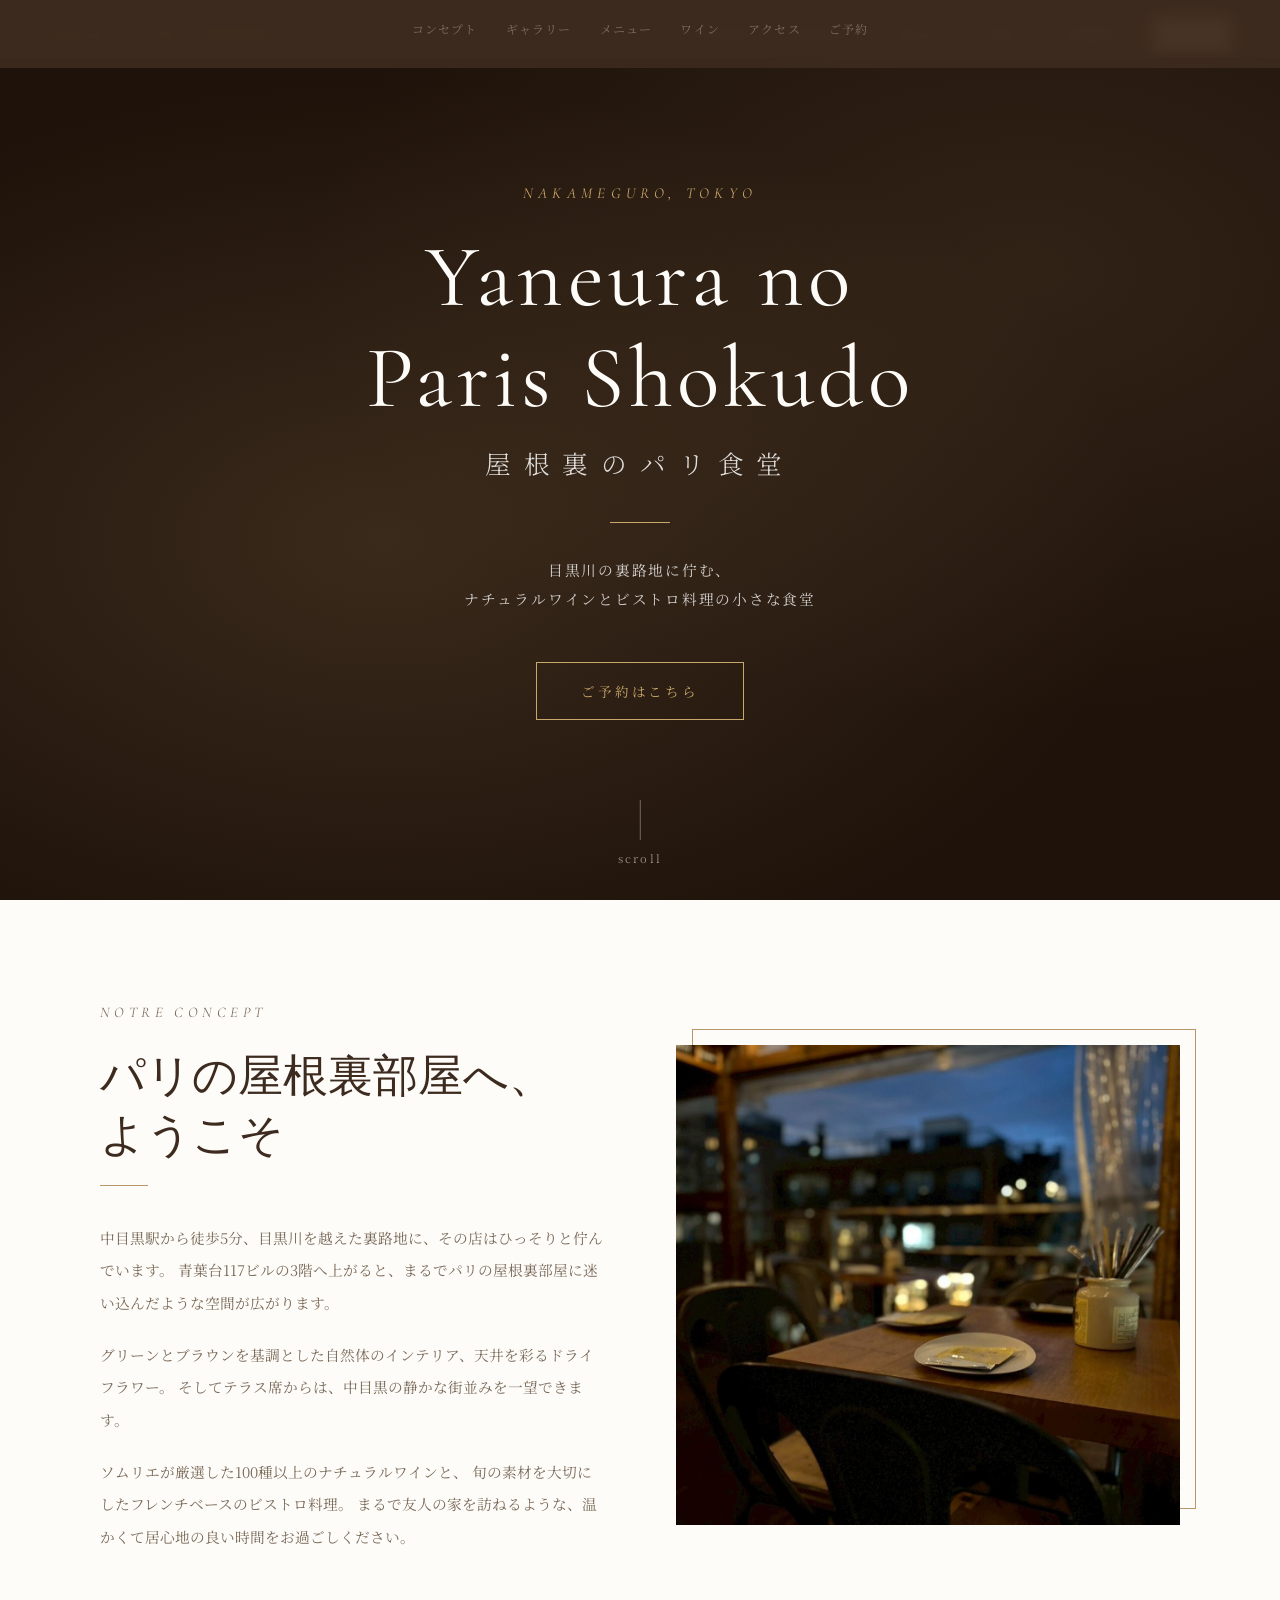
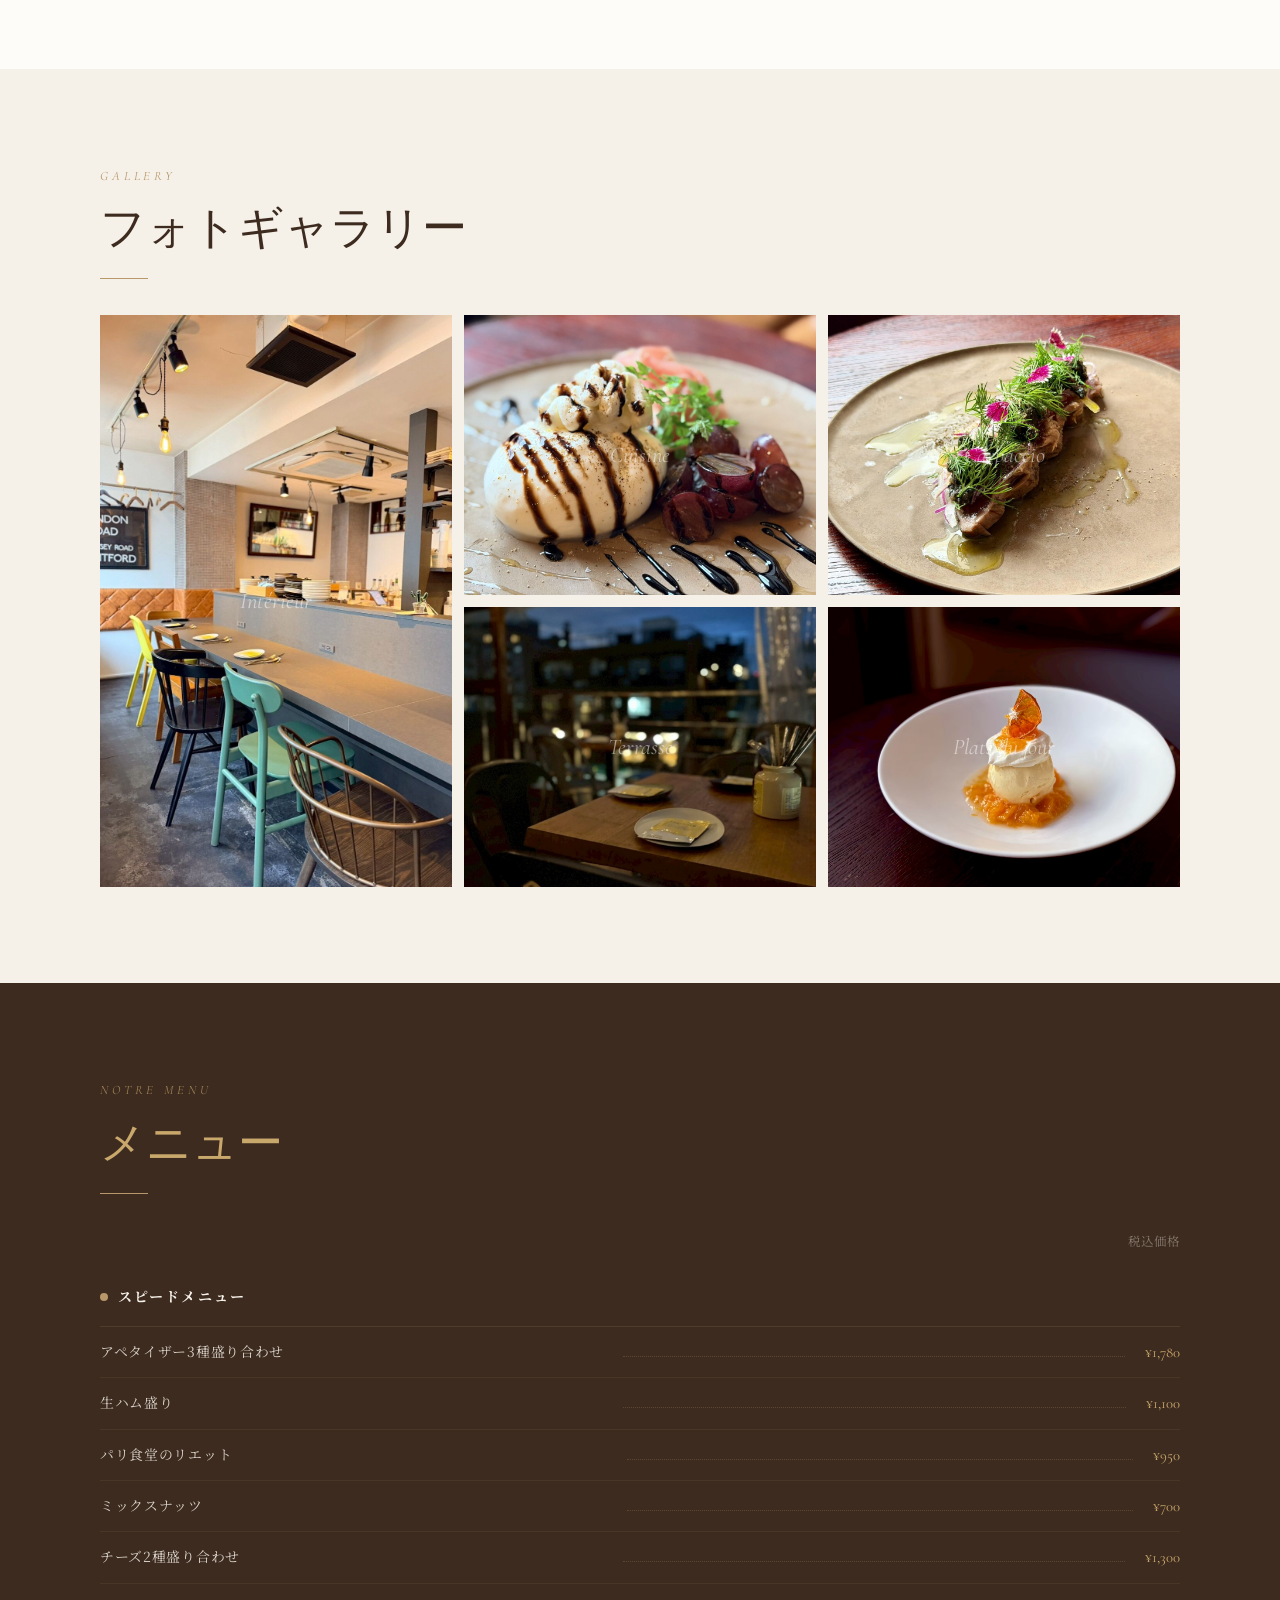
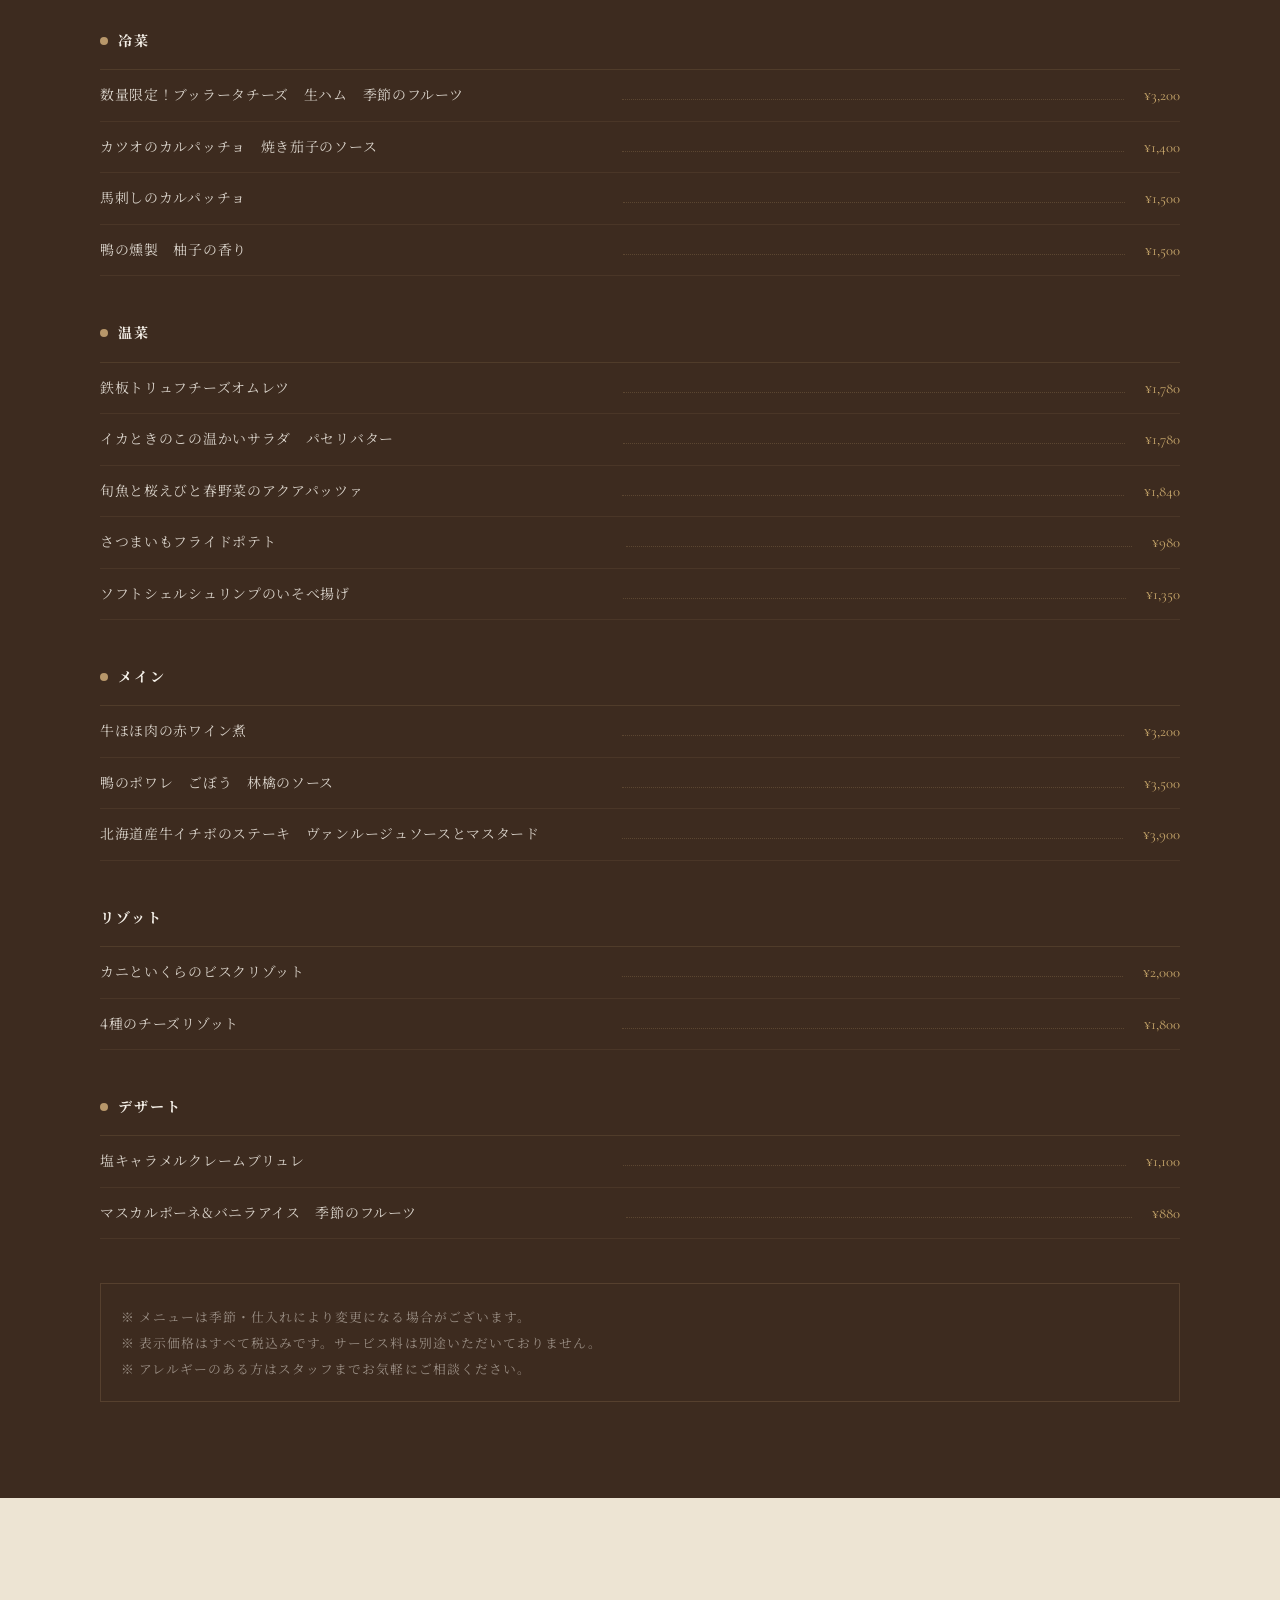
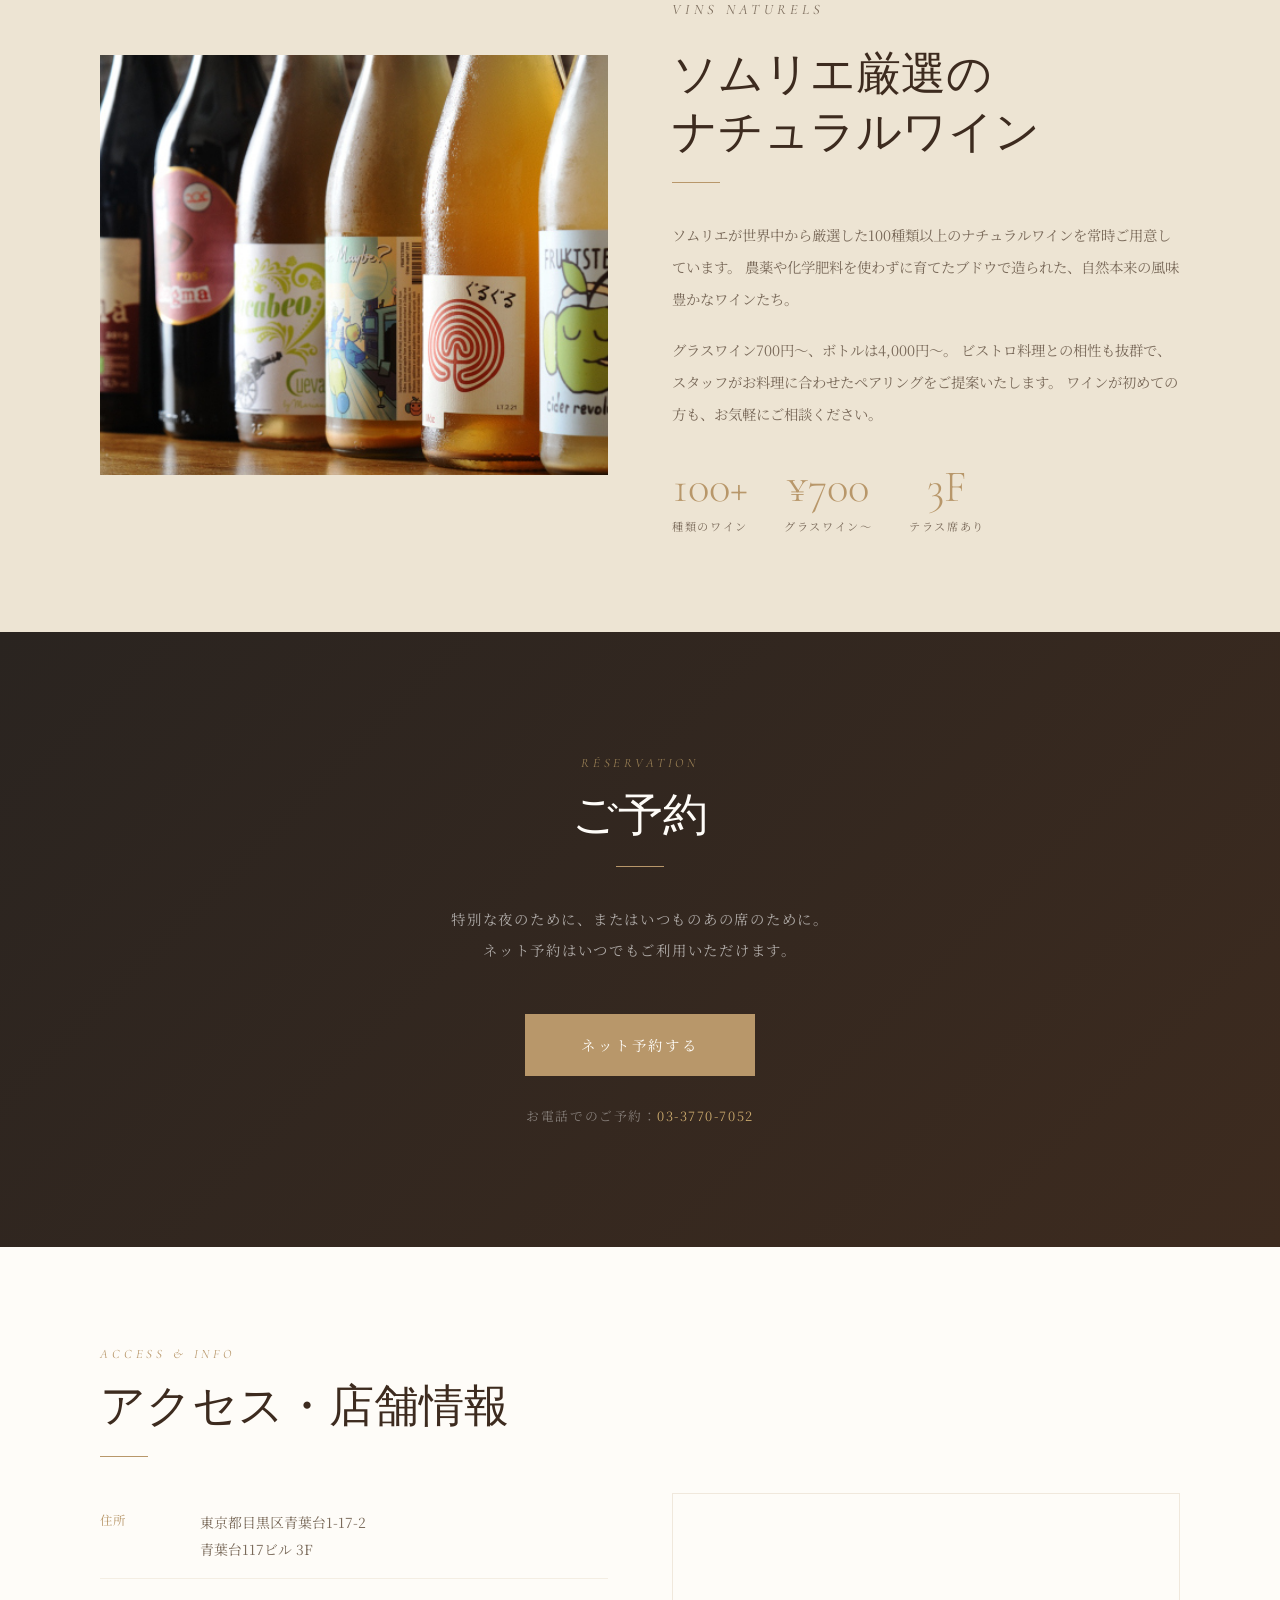
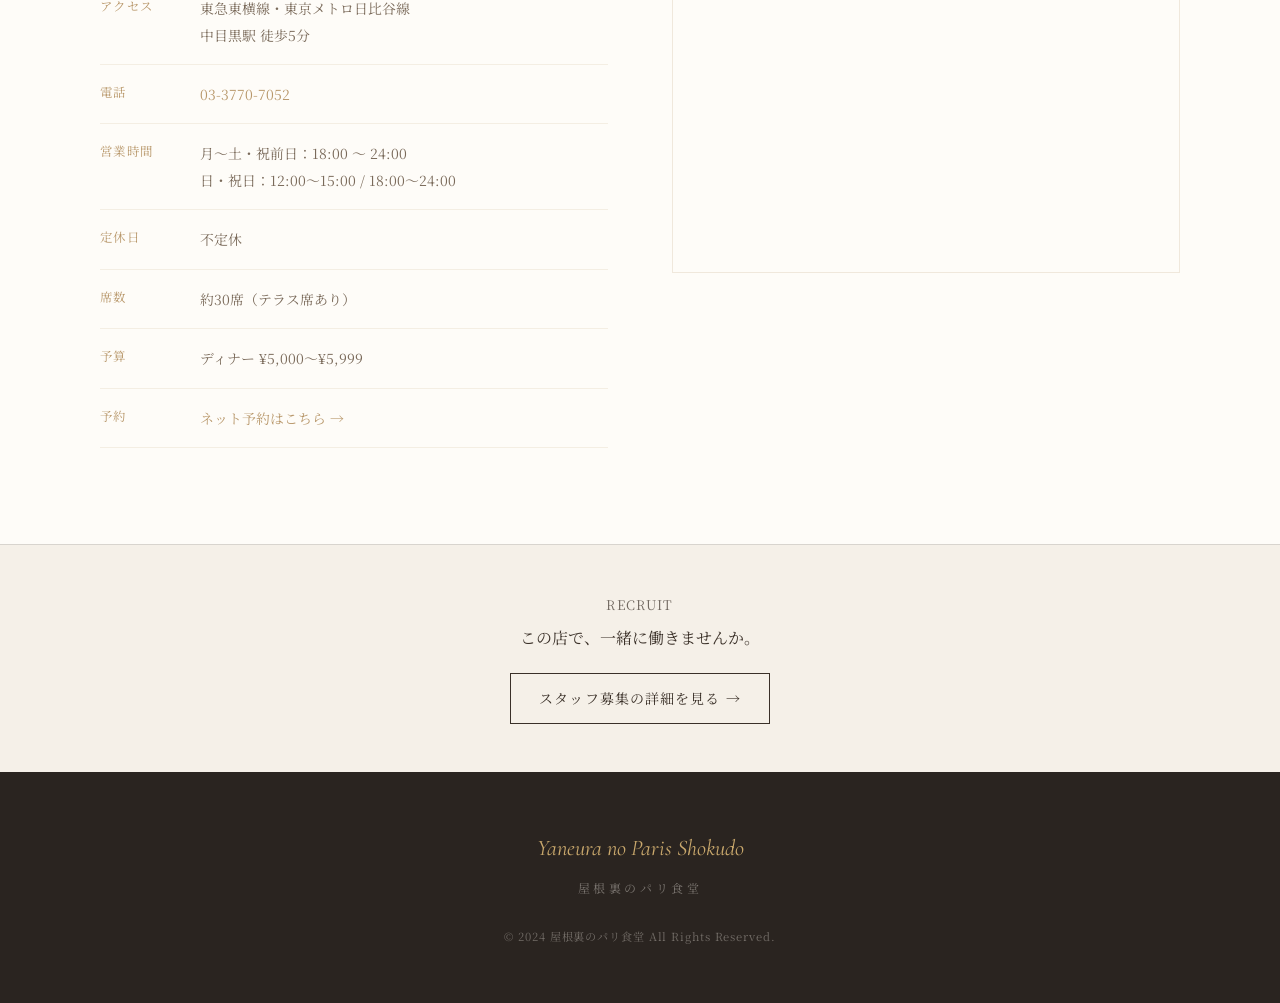
<file: yaneuraparis.html>
<!DOCTYPE html>
<html lang="ja">
<head>
  <meta charset="UTF-8" />
  <meta name="viewport" content="width=device-width, initial-scale=1.0" />
  <title>屋根裏のパリ食堂</title>
  <!-- Google tag (gtag.js) -->
  <script async src="https://www.googletagmanager.com/gtag/js?id=G-5CV445LCX0"></script>
  <script>
    window.dataLayer = window.dataLayer || [];
    function gtag(){dataLayer.push(arguments);}
    gtag('js', new Date());
    gtag('config', 'G-5CV445LCX0');
  </script>
  <link rel="preconnect" href="https://fonts.googleapis.com" />
  <link rel="preconnect" href="https://fonts.gstatic.com" crossorigin />
  <link href="https://fonts.googleapis.com/css2?family=Cormorant+Garamond:ital,wght@0,300;0,400;0,500;1,300;1,400&family=Noto+Serif+JP:wght@300;400;500&family=Playfair+Display:ital,wght@0,400;0,700;1,400&display=swap" rel="stylesheet" />

  <style>
    /* ============================
       CSS Reset & Base
    ============================ */
    *, *::before, *::after { box-sizing: border-box; margin: 0; padding: 0; }

    :root {
      --cream:    #f5f0e8;
      --warm:     #ede4d3;
      --gold:     #b8976a;
      --dark-gold:#8a6d46;
      --brown:    #3d2b1f;
      --charcoal: #2a2420;
      --text:     #3a3028;
      --muted:    #7a6a5a;
      --white:    #fefcf8;
      --accent:   #c9a86c;
    }

    html { scroll-behavior: smooth; }

    body {
      font-family: 'Noto Serif JP', serif;
      background-color: var(--cream);
      color: var(--text);
      line-height: 1.8;
    }

    img { display: block; width: 100%; height: 100%; object-fit: cover; }

    a { text-decoration: none; color: inherit; }

    /* ============================
       Navigation
    ============================ */
    nav {
      position: fixed;
      top: 0; left: 0; right: 0;
      z-index: 100;
      display: flex;
      align-items: center;
      justify-content: space-between;
      padding: 18px 48px;
      background: rgba(61, 43, 31, 0.92);
      backdrop-filter: blur(8px);
      transition: background 0.3s;
    }

    nav .nav-logo {
      font-family: 'Cormorant Garamond', serif;
      font-size: 1.1rem;
      letter-spacing: 0.15em;
      color: var(--accent);
      font-style: italic;
    }

    nav ul {
      display: flex;
      gap: 36px;
      list-style: none;
    }

    nav ul li a {
      font-family: 'Noto Serif JP', serif;
      font-size: 0.78rem;
      letter-spacing: 0.12em;
      color: var(--warm);
      transition: color 0.2s;
    }

    nav ul li a:hover { color: var(--accent); }

    .nav-reserve {
      background: var(--gold);
      color: var(--white) !important;
      padding: 8px 20px;
      border-radius: 2px;
      font-size: 0.78rem !important;
      letter-spacing: 0.1em;
      transition: background 0.2s !important;
    }

    .nav-reserve:hover { background: var(--dark-gold) !important; }

    /* ============================
       Hero
    ============================ */
    .hero {
      position: relative;
      height: 100vh;
      min-height: 640px;
      overflow: hidden;
      display: flex;
      align-items: center;
      justify-content: center;
    }

    /* Tabelog images as background layers */
    .hero-bg {
      position: absolute;
      inset: 0;
      background:
        linear-gradient(to bottom, rgba(30,18,10,0.55) 0%, rgba(30,18,10,0.3) 40%, rgba(30,18,10,0.7) 100%);
      background-color: #1e120a;
    }

    /* Try to load tabelog restaurant image */
    .hero-bg-img {
      position: absolute;
      inset: 0;
      background-image: url('https://tblg.k-img.com/restaurant/images/Yer/13141729/200x200_square_fixedwidth_1.jpg');
      background-size: cover;
      background-position: center;
      filter: brightness(0.55) saturate(1.1);
    }

    /* Fallback atmospheric pattern */
    .hero-pattern {
      position: absolute;
      inset: 0;
      background-image:
        radial-gradient(ellipse at 30% 60%, rgba(184,151,106,0.18) 0%, transparent 60%),
        radial-gradient(ellipse at 80% 30%, rgba(184,151,106,0.12) 0%, transparent 50%);
    }

    .hero-content {
      position: relative;
      z-index: 2;
      text-align: center;
      color: var(--white);
      padding: 20px;
    }

    .hero-eyebrow {
      font-family: 'Cormorant Garamond', serif;
      font-size: 0.95rem;
      letter-spacing: 0.35em;
      color: var(--accent);
      margin-bottom: 20px;
      font-style: italic;
      text-transform: uppercase;
    }

    .hero-title {
      font-family: 'Cormorant Garamond', serif;
      font-size: clamp(2.8rem, 7vw, 5.5rem);
      font-weight: 400;
      line-height: 1.15;
      letter-spacing: 0.05em;
      margin-bottom: 10px;
    }

    .hero-title-ja {
      font-family: 'Noto Serif JP', serif;
      font-size: clamp(1.1rem, 2.5vw, 1.6rem);
      font-weight: 300;
      letter-spacing: 0.5em;
      color: rgba(255,255,255,0.85);
      margin-bottom: 36px;
    }

    .hero-divider {
      width: 60px;
      height: 1px;
      background: var(--accent);
      margin: 0 auto 32px;
    }

    .hero-desc {
      font-size: 0.92rem;
      letter-spacing: 0.12em;
      color: rgba(255,255,255,0.78);
      max-width: 380px;
      margin: 0 auto 48px;
      line-height: 2;
    }

    .hero-cta {
      display: inline-block;
      padding: 16px 44px;
      border: 1px solid var(--accent);
      color: var(--accent);
      font-family: 'Noto Serif JP', serif;
      font-size: 0.85rem;
      letter-spacing: 0.2em;
      transition: background 0.25s, color 0.25s;
    }

    .hero-cta:hover {
      background: var(--accent);
      color: var(--charcoal);
    }

    .hero-scroll {
      position: absolute;
      bottom: 32px;
      left: 50%;
      transform: translateX(-50%);
      display: flex;
      flex-direction: column;
      align-items: center;
      gap: 8px;
      color: rgba(255,255,255,0.5);
      font-size: 0.7rem;
      letter-spacing: 0.2em;
      animation: float 2s ease-in-out infinite;
    }

    .hero-scroll span { display: block; width: 1px; height: 40px; background: rgba(255,255,255,0.35); }

    @keyframes float {
      0%, 100% { transform: translateX(-50%) translateY(0); }
      50%       { transform: translateX(-50%) translateY(6px); }
    }

    /* ============================
       Section Base
    ============================ */
    section { padding: 96px 24px; }

    .section-inner { max-width: 1080px; margin: 0 auto; }

    .section-label {
      font-family: 'Cormorant Garamond', serif;
      font-size: 0.8rem;
      letter-spacing: 0.3em;
      color: var(--gold);
      text-transform: uppercase;
      margin-bottom: 12px;
      font-style: italic;
    }

    .section-title {
      font-family: 'Cormorant Garamond', serif;
      font-size: clamp(1.9rem, 4vw, 2.8rem);
      font-weight: 400;
      color: var(--brown);
      line-height: 1.3;
      margin-bottom: 20px;
    }

    .section-rule {
      width: 48px;
      height: 1px;
      background: var(--gold);
      margin-bottom: 36px;
    }

    /* ============================
       About / Concept
    ============================ */
    #about { background: var(--white); }

    .about-grid {
      display: grid;
      grid-template-columns: 1fr 1fr;
      gap: 72px;
      align-items: center;
    }

    .about-text p {
      font-size: 0.92rem;
      color: var(--muted);
      line-height: 2.2;
      margin-bottom: 20px;
    }

    .about-image-wrap {
      position: relative;
      height: 480px;
    }

    .about-image-wrap::before {
      content: '';
      position: absolute;
      top: -16px; right: -16px;
      width: 100%; height: 100%;
      border: 1px solid var(--gold);
      z-index: 0;
    }

    .about-image {
      position: relative;
      z-index: 1;
      width: 100%;
      height: 100%;
      overflow: hidden;
    }

    .about-image img {
      width: 100%;
      height: 100%;
      object-fit: cover;
    }

    /* Fallback gradient for about image */
    .about-image-fallback {
      width: 100%;
      height: 100%;
      background: linear-gradient(135deg, #8a6d46 0%, #3d2b1f 50%, #b8976a 100%);
      display: flex;
      align-items: center;
      justify-content: center;
      color: rgba(255,255,255,0.3);
      font-family: 'Cormorant Garamond', serif;
      font-size: 4rem;
      font-style: italic;
    }

    /* ============================
       Gallery
    ============================ */
    #gallery { background: var(--cream); }

    .gallery-grid {
      display: grid;
      grid-template-columns: repeat(3, 1fr);
      grid-template-rows: 280px 280px;
      gap: 12px;
    }

    .gallery-item {
      overflow: hidden;
      position: relative;
      background: var(--warm);
    }

    .gallery-item:first-child {
      grid-row: 1 / 3;
    }

    .gallery-item img {
      width: 100%;
      height: 100%;
      object-fit: cover;
      transition: transform 0.6s ease;
    }

    .gallery-item:hover img { transform: scale(1.05); }

    /* Fallback overlays with French text */
    .gallery-fallback {
      position: absolute;
      inset: 0;
      display: flex;
      align-items: center;
      justify-content: center;
      font-family: 'Cormorant Garamond', serif;
      font-style: italic;
      font-size: 1.4rem;
      color: rgba(255,255,255,0.5);
    }

    .gi-1 { background: linear-gradient(160deg, #5a3e2b, #2a1e15); }
    .gi-2 { background: linear-gradient(160deg, #7a5c40, #3d2b1f); }
    .gi-3 { background: linear-gradient(160deg, #6b4f35, #2e2018); }
    .gi-4 { background: linear-gradient(160deg, #8a6d4a, #4a3325); }
    .gi-5 { background: linear-gradient(160deg, #5e4530, #352519); }

    /* ============================
       Menu
    ============================ */
    #menu { background: var(--brown); color: var(--cream); }

    #menu .section-title { color: var(--accent); }
    #menu .section-label { color: rgba(201,168,108,0.7); }

    .menu-item {
      display: flex;
      justify-content: space-between;
      align-items: baseline;
      margin-bottom: 14px;
      gap: 12px;
    }

    .menu-item-name {
      font-size: 0.87rem;
      color: rgba(245,240,232,0.85);
      letter-spacing: 0.05em;
      flex: 1;
    }

    .menu-item-dots {
      flex: 1;
      border-bottom: 1px dotted rgba(184,151,106,0.25);
      margin: 0 8px;
      min-width: 20px;
    }

    .menu-item-price {
      font-family: 'Cormorant Garamond', serif;
      font-size: 0.92rem;
      color: var(--accent);
      white-space: nowrap;
    }

    /* 旧 menu-grid は不要になったため削除、新スタイルへ */
    .menu-category-block {
      margin-bottom: 44px;
    }

    .menu-cat-title {
      font-family: 'Noto Serif JP', serif;
      font-size: 0.88rem;
      font-style: normal;
      color: var(--cream);
      letter-spacing: 0.15em;
      margin-bottom: 16px;
      display: flex;
      align-items: center;
      gap: 10px;
      border-bottom: none;
      padding-bottom: 0;
    }

    .menu-cat-dot {
      display: inline-block;
      width: 8px;
      height: 8px;
      border-radius: 50%;
      background: var(--gold);
      flex-shrink: 0;
    }

    .menu-items-list {
      border-top: 1px solid rgba(184,151,106,0.15);
    }

    .menu-items-list .menu-item {
      border-bottom: 1px solid rgba(184,151,106,0.1);
      padding: 12px 0;
      margin-bottom: 0;
    }

    .menu-note {
      margin-top: 36px;
      padding: 20px;
      border: 1px solid rgba(184,151,106,0.2);
      font-size: 0.8rem;
      color: rgba(245,240,232,0.5);
      line-height: 2;
      letter-spacing: 0.08em;
    }

    /* ============================
       Wine
    ============================ */
    #wine { background: var(--warm); }

    .wine-content {
      display: grid;
      grid-template-columns: 1fr 1fr;
      gap: 64px;
      align-items: center;
    }

    .wine-image {
      height: 420px;
      overflow: hidden;
      position: relative;
    }

    .wine-image img {
      width: 100%;
      height: 100%;
      object-fit: cover;
    }

    .wine-image-fallback {
      position: absolute;
      inset: 0;
      background: linear-gradient(180deg, #3d2b1f 0%, #6b4f35 100%);
      display: flex;
      align-items: center;
      justify-content: center;
    }

    .wine-icon {
      font-size: 5rem;
      opacity: 0.15;
    }

    .wine-text p {
      font-size: 0.9rem;
      color: var(--muted);
      line-height: 2.2;
      margin-bottom: 20px;
    }

    .wine-stats {
      display: flex;
      gap: 36px;
      margin-top: 36px;
    }

    .wine-stat {
      text-align: center;
    }

    .wine-stat-num {
      font-family: 'Cormorant Garamond', serif;
      font-size: 2.8rem;
      color: var(--gold);
      line-height: 1;
      font-weight: 300;
    }

    .wine-stat-label {
      font-size: 0.7rem;
      color: var(--muted);
      letter-spacing: 0.15em;
      margin-top: 6px;
    }

    /* ============================
       Reserve CTA
    ============================ */
    #reserve {
      background: linear-gradient(135deg, var(--charcoal) 0%, var(--brown) 100%);
      text-align: center;
      padding: 120px 24px;
    }

    #reserve .section-label { color: rgba(201,168,108,0.7); text-align: center; }

    #reserve .section-title { color: var(--white); text-align: center; }

    #reserve .section-rule { margin: 0 auto 36px; }

    .reserve-text {
      font-size: 0.9rem;
      color: rgba(255,255,255,0.6);
      letter-spacing: 0.12em;
      max-width: 420px;
      margin: 0 auto 48px;
      line-height: 2.2;
    }

    .reserve-btn {
      display: inline-block;
      padding: 18px 56px;
      background: var(--gold);
      color: var(--white);
      font-family: 'Noto Serif JP', serif;
      font-size: 0.9rem;
      letter-spacing: 0.2em;
      transition: background 0.25s, transform 0.2s;
    }

    .reserve-btn:hover {
      background: var(--dark-gold);
      transform: translateY(-2px);
    }

    .reserve-phone {
      margin-top: 28px;
      font-size: 0.8rem;
      color: rgba(255,255,255,0.4);
      letter-spacing: 0.12em;
    }

    .reserve-phone a {
      color: var(--accent);
    }

    /* ============================
       Info & Map
    ============================ */
    #info { background: var(--white); }

    .info-grid {
      display: grid;
      grid-template-columns: 1fr 1fr;
      gap: 64px;
    }

    .info-table {
      width: 100%;
      border-collapse: collapse;
    }

    .info-table tr {
      border-bottom: 1px solid rgba(184,151,106,0.15);
    }

    .info-table td {
      padding: 16px 0;
      font-size: 0.87rem;
      vertical-align: top;
      line-height: 1.9;
    }

    .info-table td:first-child {
      width: 100px;
      color: var(--gold);
      font-size: 0.78rem;
      letter-spacing: 0.12em;
      padding-right: 16px;
      white-space: nowrap;
    }

    .info-table td:last-child {
      color: var(--muted);
    }

    .map-wrap {
      height: 380px;
      overflow: hidden;
      border: 1px solid rgba(184,151,106,0.2);
    }

    .map-wrap iframe {
      width: 100%;
      height: 100%;
      border: 0;
    }

    /* ============================
       Footer
    ============================ */
    footer {
      background: var(--charcoal);
      text-align: center;
      padding: 56px 24px;
      color: rgba(245,240,232,0.35);
    }

    .footer-logo {
      font-family: 'Cormorant Garamond', serif;
      font-size: 1.4rem;
      font-style: italic;
      color: var(--accent);
      margin-bottom: 8px;
    }

    .footer-logo-ja {
      font-family: 'Noto Serif JP', serif;
      font-size: 0.75rem;
      letter-spacing: 0.3em;
      color: rgba(245,240,232,0.4);
      margin-bottom: 28px;
    }

    .footer-links {
      display: flex;
      justify-content: center;
      gap: 28px;
      margin-bottom: 28px;
    }

    .footer-links a {
      font-size: 0.75rem;
      letter-spacing: 0.1em;
      color: rgba(245,240,232,0.35);
      transition: color 0.2s;
    }

    .footer-links a:hover { color: var(--accent); }

    .footer-copy {
      font-size: 0.7rem;
      letter-spacing: 0.08em;
    }

    /* ============================
       Responsive
    ============================ */
    @media (max-width: 768px) {
      nav { padding: 16px 20px; }
      nav ul { gap: 16px; }
      nav ul li:not(:last-child) { display: none; }

      section { padding: 72px 20px; }

      .about-grid,
      .wine-content,
      .info-grid { grid-template-columns: 1fr; gap: 40px; }

      .about-image-wrap { height: 320px; }
      .about-image-wrap::before { display: none; }

      .gallery-grid {
        grid-template-columns: 1fr 1fr;
        grid-template-rows: 200px 200px 200px;
      }
      .gallery-item:first-child { grid-row: auto; }

      .menu-grid { grid-template-columns: 1fr; gap: 40px; }

      .wine-image { height: 280px; }

      .map-wrap { height: 280px; }

      .wine-stats { justify-content: center; }
    }
  </style>
  <script type="application/ld+json">{
    "@context": "https://schema.org",
    "@type": "Restaurant",
    "name": "屋根裏のパリ食堂",
    "url": "https://www.basic-fnb.com/yaneuraparis",
    "image": "https://www.basic-fnb.com/src/paris/terrace.jpg",
    "address": {
      "@type": "PostalAddress",
      "streetAddress": "青葉台1-17-2 青葉台117ビル3階",
      "addressLocality": "目黒区",
      "addressRegion": "東京都",
      "addressCountry": "JP"
    },
    "servesCuisine": [
      "フレンチ",
      "ビストロ"
    ],
    "priceRange": "¥¥",
    "openingHoursSpecification": [
      {
        "@type": "OpeningHoursSpecification",
        "dayOfWeek": [
          "https://schema.org/Monday",
          "https://schema.org/Tuesday",
          "https://schema.org/Wednesday",
          "https://schema.org/Thursday",
          "https://schema.org/Friday",
          "https://schema.org/Saturday"
        ],
        "opens": "18:00",
        "closes": "24:00"
      },
      {
        "@type": "OpeningHoursSpecification",
        "dayOfWeek": [
          "https://schema.org/Sunday"
        ],
        "opens": "12:00",
        "closes": "15:00"
      },
      {
        "@type": "OpeningHoursSpecification",
        "dayOfWeek": [
          "https://schema.org/Sunday"
        ],
        "opens": "18:00",
        "closes": "24:00"
      }
    ],
    "acceptsReservations": "True",
    "potentialAction": {
      "@type": "ReserveAction",
      "target": "https://yoyaku.tabelog.com/yoyaku/net_booking_form/index?rcd=13141729"
    },
    "parentOrganization": {
      "@type": "Organization",
      "name": "株式会社Basic",
      "url": "https://www.basic-fnb.com/"
    },
    "telephone": "+81-3-3770-7052"
  }</script>
</head>

<body>

  <!-- ===== Navigation ===== -->
  <nav>
    <div class="nav-logo">Yaneura no Paris Shokudo</div>
    <ul>
      <li><a href="#about">コンセプト</a></li>
      <li><a href="#gallery">ギャラリー</a></li>
      <li><a href="#menu">メニュー</a></li>
      <li><a href="#wine">ワイン</a></li>
      <li><a href="#info">アクセス</a></li>
      <li><a href="https://yoyaku.tabelog.com/yoyaku/net_booking_form/index?rcd=13141729" target="_blank" class="nav-reserve">ご予約</a></li>
    </ul>
  </nav>

  <!-- ===== Hero ===== -->
  <section class="hero">
    <div class="hero-bg">
      <div class="hero-bg-img"></div>
    </div>
    <div class="hero-pattern"></div>

    <div class="hero-content">
      <p class="hero-eyebrow">Nakameguro, Tokyo</p>
      <h1 class="hero-title">Yaneura no<br>Paris Shokudo</h1>
      <p class="hero-title-ja">屋根裏のパリ食堂</p>
      <div class="hero-divider"></div>
      <p class="hero-desc">目黒川の裏路地に佇む、<br>ナチュラルワインとビストロ料理の小さな食堂</p>
      <a href="https://yoyaku.tabelog.com/yoyaku/net_booking_form/index?rcd=13141729" target="_blank" class="hero-cta">ご予約はこちら</a>
    </div>

    <div class="hero-scroll">
      <span></span>
      scroll
    </div>
  </section>

  <!-- ===== About ===== -->
  <section id="about">
    <div class="section-inner">
      <div class="about-grid">
        <div class="about-text">
          <p class="section-label">Notre Concept</p>
          <h2 class="section-title">パリの屋根裏部屋へ、<br>ようこそ</h2>
          <div class="section-rule"></div>
          <p>
            中目黒駅から徒歩5分、目黒川を越えた裏路地に、その店はひっそりと佇んでいます。
            青葉台117ビルの3階へ上がると、まるでパリの屋根裏部屋に迷い込んだような空間が広がります。
          </p>
          <p>
            グリーンとブラウンを基調とした自然体のインテリア、天井を彩るドライフラワー。
            そしてテラス席からは、中目黒の静かな街並みを一望できます。
          </p>
          <p>
            ソムリエが厳選した100種以上のナチュラルワインと、
            旬の素材を大切にしたフレンチベースのビストロ料理。
            まるで友人の家を訪ねるような、温かくて居心地の良い時間をお過ごしください。
          </p>
        </div>

        <div class="about-image-wrap">
          <div class="about-image">
            <!-- tabelog store photo -->
            <img
              src="src/paris/terrace.jpg"
              alt="屋根裏のパリ食堂 店内"
              onerror="this.style.display='none'; this.nextElementSibling.style.display='flex';"
            />
            <div class="about-image-fallback" style="display:none;">
              Bistrot Parisien
            </div>
          </div>
        </div>
      </div>
    </div>
  </section>

  <!-- ===== Gallery ===== -->
  <section id="gallery">
    <div class="section-inner">
      <p class="section-label">Gallery</p>
      <h2 class="section-title">フォトギャラリー</h2>
      <div class="section-rule"></div>

      <div class="gallery-grid">
        <!-- Large left -->
        <div class="gallery-item gi-1">
          <img
            src="src/paris/inside.jpg"
            alt="店内の様子"
            onerror="this.style.display='none';"
          />
          <div class="gallery-fallback">Intérieur</div>
        </div>

        <!-- Top center -->
        <div class="gallery-item gi-2">
          <img
            src="src/paris/Cusine1.jpg"
            alt="料理"
            onerror="this.style.display='none';"
          />
          <div class="gallery-fallback">Cuisine</div>
        </div>

        <!-- Top right -->
        <div class="gallery-item gi-3">
          <img
            src="src/paris/Cuisine2.jpg"
            alt="ワイン"
            onerror="this.style.display='none';"
          />
          <div class="gallery-fallback">Carpaccio</div>
        </div>

        <!-- Bottom center -->
        <div class="gallery-item gi-4">
          <img
            src="src/paris/terrace2.jpg"
            alt="テラス席"
            onerror="this.style.display='none';"
          />
          <div class="gallery-fallback">Terrasse</div>
        </div>

        <!-- Bottom right -->
        <div class="gallery-item gi-5">
          <img
            src="src/paris/dessart.jpg"
            alt="料理"
            onerror="this.style.display='none';"
          />
          <div class="gallery-fallback">Plats du jour</div>
        </div>
      </div>
    </div>
  </section>

  <!-- ===== Menu ===== -->
  <section id="menu">
    <div class="section-inner">
      <p class="section-label">Notre Menu</p>
      <h2 class="section-title">メニュー</h2>
      <div class="section-rule"></div>
      <p style="font-size:0.78rem;color:rgba(245,240,232,0.4);text-align:right;margin-bottom:32px;letter-spacing:0.08em;">税込価格</p>

      <!-- スピードメニュー -->
      <div class="menu-category-block">
        <h3 class="menu-cat-title"><span class="menu-cat-dot"></span>スピードメニュー</h3>
        <div class="menu-items-list">
          <div class="menu-item">
            <span class="menu-item-name">アペタイザー3種盛り合わせ</span>
            <span class="menu-item-dots"></span>
            <span class="menu-item-price">¥1,780</span>
          </div>
          <div class="menu-item">
            <span class="menu-item-name">生ハム盛り</span>
            <span class="menu-item-dots"></span>
            <span class="menu-item-price">¥1,100</span>
          </div>
          <div class="menu-item">
            <span class="menu-item-name">パリ食堂のリエット</span>
            <span class="menu-item-dots"></span>
            <span class="menu-item-price">¥950</span>
          </div>
          <div class="menu-item">
            <span class="menu-item-name">ミックスナッツ</span>
            <span class="menu-item-dots"></span>
            <span class="menu-item-price">¥700</span>
          </div>
          <div class="menu-item">
            <span class="menu-item-name">チーズ2種盛り合わせ</span>
            <span class="menu-item-dots"></span>
            <span class="menu-item-price">¥1,300</span>
          </div>
        </div>
      </div>

      <!-- 冷菜 -->
      <div class="menu-category-block">
        <h3 class="menu-cat-title"><span class="menu-cat-dot"></span>冷菜</h3>
        <div class="menu-items-list">
          <div class="menu-item">
            <span class="menu-item-name">数量限定！ブッラータチーズ　生ハム　季節のフルーツ</span>
            <span class="menu-item-dots"></span>
            <span class="menu-item-price">¥3,200</span>
          </div>
          <div class="menu-item">
            <span class="menu-item-name">カツオのカルパッチョ　焼き茄子のソース</span>
            <span class="menu-item-dots"></span>
            <span class="menu-item-price">¥1,400</span>
          </div>
          <div class="menu-item">
            <span class="menu-item-name">馬刺しのカルパッチョ</span>
            <span class="menu-item-dots"></span>
            <span class="menu-item-price">¥1,500</span>
          </div>
          <div class="menu-item">
            <span class="menu-item-name">鴨の燻製　柚子の香り</span>
            <span class="menu-item-dots"></span>
            <span class="menu-item-price">¥1,500</span>
          </div>
        </div>
      </div>

      <!-- 温菜 -->
      <div class="menu-category-block">
        <h3 class="menu-cat-title"><span class="menu-cat-dot"></span>温菜</h3>
        <div class="menu-items-list">
          <div class="menu-item">
            <span class="menu-item-name">鉄板トリュフチーズオムレツ</span>
            <span class="menu-item-dots"></span>
            <span class="menu-item-price">¥1,780</span>
          </div>
          <div class="menu-item">
            <span class="menu-item-name">イカときのこの温かいサラダ　パセリバター</span>
            <span class="menu-item-dots"></span>
            <span class="menu-item-price">¥1,780</span>
          </div>
          <div class="menu-item">
            <span class="menu-item-name">旬魚と桜えびと春野菜のアクアパッツァ</span>
            <span class="menu-item-dots"></span>
            <span class="menu-item-price">¥1,840</span>
          </div>
          <div class="menu-item">
            <span class="menu-item-name">さつまいもフライドポテト</span>
            <span class="menu-item-dots"></span>
            <span class="menu-item-price">¥980</span>
          </div>
          <div class="menu-item">
            <span class="menu-item-name">ソフトシェルシュリンプのいそべ揚げ</span>
            <span class="menu-item-dots"></span>
            <span class="menu-item-price">¥1,350</span>
          </div>
        </div>
      </div>

      <!-- メイン -->
      <div class="menu-category-block">
        <h3 class="menu-cat-title"><span class="menu-cat-dot"></span>メイン</h3>
        <div class="menu-items-list">
          <div class="menu-item">
            <span class="menu-item-name">牛ほほ肉の赤ワイン煮</span>
            <span class="menu-item-dots"></span>
            <span class="menu-item-price">¥3,200</span>
          </div>
          <div class="menu-item">
            <span class="menu-item-name">鴨のポワレ　ごぼう　林檎のソース</span>
            <span class="menu-item-dots"></span>
            <span class="menu-item-price">¥3,500</span>
          </div>
          <div class="menu-item">
            <span class="menu-item-name">北海道産牛イチボのステーキ　ヴァンルージュソースとマスタード</span>
            <span class="menu-item-dots"></span>
            <span class="menu-item-price">¥3,900</span>
          </div>
        </div>
      </div>

      <!-- リゾット -->
      <div class="menu-category-block">
        <h3 class="menu-cat-title" style="padding-left:0;"><span style="display:none;"></span>リゾット</h3>
        <div class="menu-items-list">
          <div class="menu-item">
            <span class="menu-item-name">カニといくらのビスクリゾット</span>
            <span class="menu-item-dots"></span>
            <span class="menu-item-price">¥2,000</span>
          </div>
          <div class="menu-item">
            <span class="menu-item-name">4種のチーズリゾット</span>
            <span class="menu-item-dots"></span>
            <span class="menu-item-price">¥1,800</span>
          </div>
        </div>
      </div>

      <!-- デザート -->
      <div class="menu-category-block">
        <h3 class="menu-cat-title"><span class="menu-cat-dot"></span>デザート</h3>
        <div class="menu-items-list">
          <div class="menu-item">
            <span class="menu-item-name">塩キャラメルクレームブリュレ</span>
            <span class="menu-item-dots"></span>
            <span class="menu-item-price">¥1,100</span>
          </div>
          <div class="menu-item">
            <span class="menu-item-name">マスカルポーネ&amp;バニラアイス　季節のフルーツ</span>
            <span class="menu-item-dots"></span>
            <span class="menu-item-price">¥880</span>
          </div>
        </div>
      </div>

      <div class="menu-note">
        ※ メニューは季節・仕入れにより変更になる場合がございます。<br>
        ※ 表示価格はすべて税込みです。サービス料は別途いただいておりません。<br>
        ※ アレルギーのある方はスタッフまでお気軽にご相談ください。
      </div>
    </div>
  </section>

  <!-- ===== Wine ===== -->
  <section id="wine">
    <div class="section-inner">
      <div class="wine-content">
        <div class="wine-image">
          <img
            src="src/paris/wine.jpg"
            alt="ナチュラルワイン"
            onerror="this.style.display='none'; this.nextElementSibling.style.display='flex';"
          />
          <div class="wine-image-fallback" style="display:none;">
            <div class="wine-icon">🍷</div>
          </div>
        </div>

        <div class="wine-text">
          <p class="section-label">Vins Naturels</p>
          <h2 class="section-title">ソムリエ厳選の<br>ナチュラルワイン</h2>
          <div class="section-rule"></div>
          <p>
            ソムリエが世界中から厳選した100種類以上のナチュラルワインを常時ご用意しています。
            農薬や化学肥料を使わずに育てたブドウで造られた、自然本来の風味豊かなワインたち。
          </p>
          <p>
            グラスワイン700円〜、ボトルは4,000円〜。
            ビストロ料理との相性も抜群で、スタッフがお料理に合わせたペアリングをご提案いたします。
            ワインが初めての方も、お気軽にご相談ください。
          </p>

          <div class="wine-stats">
            <div class="wine-stat">
              <div class="wine-stat-num">100+</div>
              <div class="wine-stat-label">種類のワイン</div>
            </div>
            <div class="wine-stat">
              <div class="wine-stat-num">¥700</div>
              <div class="wine-stat-label">グラスワイン〜</div>
            </div>
            <div class="wine-stat">
              <div class="wine-stat-num">3F</div>
              <div class="wine-stat-label">テラス席あり</div>
            </div>
          </div>
        </div>
      </div>
    </div>
  </section>

  <!-- ===== Reserve CTA ===== -->
  <section id="reserve">
    <div class="section-inner" style="text-align:center;">
      <p class="section-label">Réservation</p>
      <h2 class="section-title">ご予約</h2>
      <div class="section-rule" style="margin:0 auto 36px;"></div>
      <p class="reserve-text">
        特別な夜のために、またはいつものあの席のために。<br>
        ネット予約はいつでもご利用いただけます。
      </p>
      <a
        href="https://yoyaku.tabelog.com/yoyaku/net_booking_form/index?rcd=13141729"
        target="_blank"
        class="reserve-btn"
      >
        ネット予約する
      </a>
      <p class="reserve-phone">
        お電話でのご予約：<a href="tel:0337707052">03-3770-7052</a>
      </p>
    </div>
  </section>

  <!-- ===== Info & Map ===== -->
  <section id="info">
    <div class="section-inner">
      <p class="section-label">Access &amp; Info</p>
      <h2 class="section-title">アクセス・店舗情報</h2>
      <div class="section-rule"></div>

      <div class="info-grid">
        <div>
          <table class="info-table">
            <tbody>
              <tr>
                <td>住所</td>
                <td>
                  東京都目黒区青葉台1-17-2<br>
                  青葉台117ビル 3F
                </td>
              </tr>
              <tr>
                <td>アクセス</td>
                <td>
                  東急東横線・東京メトロ日比谷線<br>
                  中目黒駅 徒歩5分
                </td>
              </tr>
              <tr>
                <td>電話</td>
                <td><a href="tel:0337707052" style="color:var(--gold);">03-3770-7052</a></td>
              </tr>
              <tr>
                <td>営業時間</td>
                <td>
                  月〜土・祝前日：18:00 〜 24:00<br>
                  日・祝日：12:00〜15:00 / 18:00〜24:00
                </td>
              </tr>
              <tr>
                <td>定休日</td>
                <td>不定休</td>
              </tr>
              <tr>
                <td>席数</td>
                <td>約30席（テラス席あり）</td>
              </tr>
              <tr>
                <td>予算</td>
                <td>ディナー ¥5,000〜¥5,999</td>
              </tr>
              <tr>
                <td>予約</td>
                <td>
                  <a
                    href="https://yoyaku.tabelog.com/yoyaku/net_booking_form/index?rcd=13141729"
                    target="_blank"
                    style="color:var(--gold);"
                  >ネット予約はこちら →</a>
                </td>
              </tr>
            </tbody>
          </table>
        </div>

        <div>
          <div class="map-wrap">
            <iframe
              src="https://www.google.com/maps/embed?pb=!1m18!1m12!1m3!1d3242.2104701218664!2d139.6971702!3d35.647185799999995!2m3!1f0!2f0!3f0!3m2!1i1024!2i768!4f13.1!3m3!1m2!1s0x60188b4e640e1253%3A0x386b52503f79812a!2z5bGL5qC56KOP44Oe44PA44Oq6aOf5aCC!5e0!3m2!1sja!2ssg!4v1776410254648!5m2!1sja!2ssg"
              allowfullscreen=""
              loading="lazy"
              referrerpolicy="no-referrer-when-downgrade"
            ></iframe>
          </div>
        </div>
      </div>
    </div>
  </section>

  <!-- ===== Footer ===== -->
  <aside style="text-align:center;padding:48px 16px;border-top:1px solid rgba(128,128,128,.25);">
    <p style="font-size:13px;letter-spacing:.1em;opacity:.7;margin:0 0 8px;">RECRUIT</p>
    <p style="font-size:16px;margin:0 0 20px;">この店で、一緒に働きませんか。</p>
    <a href="/recruit#yaneuraparis" style="display:inline-block;padding:12px 28px;border:1px solid currentColor;color:inherit;text-decoration:none;font-size:14px;letter-spacing:.08em;">スタッフ募集の詳細を見る →</a>
  </aside>
  <footer>
    <p class="footer-logo">Yaneura no Paris Shokudo</p>
    <p class="footer-logo-ja">屋根裏のパリ食堂</p>
    <nav class="footer-links">
      <a href="#about">コンセプト</a>
      <a href="#gallery">ギャラリー</a>
      <a href="#menu">メニュー</a>
      <a href="#wine">ワイン</a>
      <a href="#info">アクセス</a>
      <a href="https://yoyaku.tabelog.com/yoyaku/net_booking_form/index?rcd=13141729" target="_blank">ご予約</a>
    </nav>
    <p class="footer-copy">© 2024 屋根裏のパリ食堂 All Rights Reserved.</p>
  </footer>

</body>
</html>
</file>
<file: consulting/assets/styles.css>
/* ============ base ============ */
*, *::before, *::after { box-sizing: border-box; margin: 0; padding: 0; }
html { scroll-behavior: smooth; scroll-padding-top: 72px; -webkit-text-size-adjust: 100%; }
body {
  background: var(--bg); color: var(--text);
  font-family: "Noto Sans JP", "Hiragino Sans", "Hiragino Kaku Gothic ProN", "Yu Gothic", sans-serif;
  font-size: 16px; line-height: 1.95; letter-spacing: .03em;
  -webkit-font-smoothing: antialiased;
}
img { display: block; max-width: 100%; height: auto; }
a { color: inherit; }
ul, ol { list-style: none; }
:focus-visible { outline: 2px solid var(--accent); outline-offset: 3px; }
.skip { position: absolute; left: -9999px; top: 8px; background: var(--accent); color: var(--white); padding: 8px 16px; z-index: 100; }
.skip:focus { left: 8px; }
.wrap { max-width: 1120px; margin: 0 auto; padding: 0 40px; }
.sp { display: none; }
.nb { white-space: nowrap; }
.center { text-align: center; }
h1, h2, h3, .logo-name, .kpi-v, .fees strong, .terms dd {
  font-family: "Shippori Mincho B1", "Hiragino Mincho ProN", "Yu Mincho", serif;
  font-feature-settings: "palt";
}

/* ============ buttons ============ */
.btn {
  display: inline-flex; align-items: center; justify-content: center;
  background: var(--accent); color: var(--white); text-decoration: none;
  font-weight: 700; font-size: 15px; letter-spacing: .1em;
  padding: 15px 30px; border-radius: 2px; border: 0; cursor: pointer;
  transition: background .2s;
}
.btn:hover { background: #0E2B24; }
.btn-lg { font-size: 16px; padding: 19px 40px; }
.btn-sm { font-size: 13px; padding: 9px 18px; letter-spacing: .08em; }
.btn-block { width: 100%; }
.btn-light { background: var(--white); color: var(--accent); }
.btn-light:hover { background: #E9EEEA; }
.btn[disabled] { opacity: .6; cursor: progress; }

/* ============ header ============ */
.site-header { position: sticky; top: 0; z-index: 50; background: rgba(248,248,245,.94); backdrop-filter: blur(8px); border-bottom: 1px solid transparent; transition: border-color .2s; }
.site-header.scrolled { border-bottom-color: var(--border); }
.header-inner { display: flex; align-items: center; gap: 28px; height: 64px; }
.logo { display: flex; align-items: baseline; gap: 14px; text-decoration: none; }
.logo-name { font-size: 20px; font-weight: 800; letter-spacing: .12em; }
.logo-by { font-size: 11px; color: var(--sub); letter-spacing: .08em; }
.header-nav { display: flex; gap: 28px; margin-left: auto; }
.header-nav a { font-size: 13.5px; text-decoration: none; color: var(--sub); }
.header-nav a:hover { color: var(--text); }

/* ============ FV ============ */
.fv { padding: 0 0 8px; }
.fv-grid { display: grid; grid-template-columns: 1fr 46%; min-height: min(760px, calc(100svh - 64px)); }
.fv-copy { padding: 72px 64px 56px max(40px, calc((100vw - 1120px) / 2 + 40px)); display: flex; flex-direction: column; justify-content: center; }
.fv-label { font-size: 13px; color: var(--accent); font-weight: 700; letter-spacing: .14em; margin-bottom: 28px; padding-bottom: 14px; border-bottom: 1px solid var(--text); align-self: flex-start; }
.fv h1 { font-size: clamp(38px, 4.2vw, 58px); font-weight: 800; line-height: 1.38; letter-spacing: .04em; margin-bottom: 20px; }
.fv-sub { font-size: 17px; font-weight: 700; margin-bottom: 18px; }
.fv-lead { max-width: 33em; margin-bottom: 32px; }
.terms { display: flex; border-top: 1px solid var(--border); border-bottom: 1px solid var(--border); margin-bottom: 32px; max-width: 520px; }
.terms > div { flex: 1; padding: 14px 0 12px; }
.terms > div + div { border-left: 1px solid var(--border); padding-left: 20px; }
.terms dt { font-size: 12px; color: var(--sub); letter-spacing: .1em; }
.terms dd { font-size: 22px; font-weight: 800; color: var(--accent); line-height: 1.4; }
.cta-block { display: flex; flex-wrap: wrap; align-items: center; gap: 12px 20px; }
.micro { font-size: 13px; color: var(--sub); }
.fine { font-size: 12px; line-height: 1.85; color: var(--sub); margin-top: 18px; }
.fv-photo { position: relative; margin: 0; }
.fv-photo img { width: 100%; height: 100%; object-fit: cover; }
.fv-photo figcaption { position: absolute; left: 20px; bottom: 16px; font-size: 11px; color: rgba(255,255,255,.85); letter-spacing: .08em; }

.stats { margin-top: 64px; display: grid; grid-template-columns: repeat(3, 1fr); border-top: 1px solid var(--text); }
.stat { padding: 22px 24px 20px 0; }
.stat + .stat { padding-left: 24px; border-left: 1px solid var(--border); }
.stat-value { font-family: "Shippori Mincho B1", serif; font-size: clamp(34px, 3.8vw, 48px); font-weight: 800; line-height: 1.15; color: var(--accent); }
.stat-value small, .stat-value .pre { font-family: "Noto Sans JP", sans-serif; font-size: 14px; font-weight: 700; color: var(--text); }
.stat-value small { margin-left: 4px; }
.stat-value .pre { margin-right: 6px; }
.stat-label { margin-top: 6px; font-size: 13px; color: var(--sub); }
.stat-note { font-size: 11px; font-weight: 700; color: var(--accent); margin-left: 4px; }
.stat-note::before { content: "（"; } .stat-note::after { content: "）"; }
.stats-note { font-size: 12px; color: var(--sub); margin-top: 8px; padding-top: 10px; border-top: 1px solid var(--border); }

/* ============ sections ============ */
.section { padding: 112px 0; }
.section-tint { background: #EEF1EC; }
.section-dark { background: var(--accent); color: var(--white); }
.section-dark .lead, .section-dark .fine, .section-dark .split-sub { color: rgba(255,255,255,.8); }
.split { display: grid; grid-template-columns: 340px 1fr; gap: 72px; align-items: start; }
.split-head h2 { font-size: clamp(28px, 3vw, 40px); font-weight: 800; line-height: 1.5; letter-spacing: .04em; }
.about-illust { display: block; width: 260px; height: auto; margin-top: 72px; }
.split-sub { margin-top: 16px; font-size: 14px; color: var(--sub); }
.lead { max-width: 40em; }
.split-body > * + * { margin-top: 32px; }
.split-body > .fine { margin-top: 20px; }
.split-body > .btn { margin-top: 40px; }

/* problems */
.problems { border-top: 1px solid var(--text); }
.problems li { padding: 18px 0 18px 32px; border-bottom: 1px solid var(--border); font-size: 17px; position: relative; }
.problems li::before { content: ""; position: absolute; left: 4px; top: 50%; width: 14px; height: 1px; background: var(--accent); }
.problems-close { font-family: "Shippori Mincho B1", serif; font-size: 20px; font-weight: 800; color: var(--accent); }

/* how */
.timeline { display: grid; grid-template-columns: repeat(5, 1fr); border-top: 1px solid rgba(255,255,255,.35); }
.timeline li { padding: 16px 14px 0 0; font-size: 14.5px; font-weight: 700; line-height: 1.6; position: relative; }
.timeline span { display: block; font-family: "Shippori Mincho B1", serif; font-size: 26px; font-weight: 800; color: rgba(255,255,255,.5); margin-bottom: 4px; line-height: 1; }
.timeline .goal span { color: var(--white); }
.timeline .goal::before { content: ""; position: absolute; top: -2px; left: 0; right: 0; height: 3px; background: var(--white); }
.compare { font-size: 17px; border-left: 3px solid var(--white); padding: 2px 0 2px 18px; }

/* case */
.case-kpis { display: grid; grid-template-columns: repeat(3, 1fr); border-top: 1px solid var(--text); border-bottom: 1px solid var(--border); }
.kpi { padding: 20px 20px 18px 0; }
.kpi + .kpi { padding-left: 20px; border-left: 1px solid var(--border); }
.kpi-l { font-size: 13px; font-weight: 700; }
.kpi-v { font-size: clamp(40px, 4.6vw, 60px); font-weight: 800; color: var(--accent); line-height: 1.15; }
.kpi-v small { font-size: .45em; margin-left: 2px; }
.kpi-s { font-size: 12px; color: var(--sub); }
.case-chart { margin: 0; }
.case-chart figcaption { display: flex; flex-wrap: wrap; gap: 6px 20px; font-size: 12.5px; color: var(--sub); margin-bottom: 28px; }
.case-chart .unit { margin-left: auto; }
.lg { display: inline-block; width: 10px; height: 10px; margin-right: 6px; vertical-align: -1px; }
.lg-before, .b0 { background: #C3CDC6; }
.lg-after, .b1 { background: var(--accent); }
.months { display: grid; grid-template-columns: repeat(7, 1fr); gap: 10px; height: 220px; border-bottom: 1px solid var(--text); }
.m { display: flex; flex-direction: column; }
.m-bars { flex: 1; display: flex; align-items: flex-end; justify-content: center; gap: 4px; }
.m-bars span { width: 38%; max-width: 26px; height: var(--h); position: relative; }
.m-bars em { position: absolute; top: -20px; left: 50%; transform: translateX(-50%); font-style: normal; font-size: 11px; font-weight: 700; color: var(--accent); white-space: nowrap; }
.m p { font-size: 12px; text-align: center; color: var(--sub); line-height: 1; transform: translateY(14px); height: 0; }
.case-chart + .fine { margin-top: 40px; }

/* services */
.services { display: grid; grid-template-columns: 1fr 1fr; gap: 0 48px; }
.service { padding: 24px 0 26px; border-top: 1px solid var(--text); }
.service h3 { font-size: 21px; font-weight: 800; margin-bottom: 8px; letter-spacing: .04em; }
.service h3 span { color: var(--accent); margin-right: 12px; }
.service p { font-size: 15px; }
.service .note { font-size: 12px; color: var(--sub); margin-top: 8px; }
.services-lead { margin-bottom: 8px; }
.service-group { grid-column: 1 / -1; margin: 40px 0 0; padding-bottom: 14px; font-size: 13px; font-weight: 700; letter-spacing: .16em; color: var(--accent); }
.service-group:first-child { margin-top: 24px; }

/* about */
.photo-strip { display: grid; grid-template-columns: 1.2fr 1fr 1.2fr; gap: 6px; margin-bottom: 88px; }
.photo-strip img { width: 100%; height: 340px; object-fit: cover; }
.stores { width: 100%; border-collapse: collapse; font-size: 14px; }
.stores caption { text-align: left; font-size: 13px; font-weight: 700; color: var(--sub); padding-bottom: 10px; }
.stores th, .stores td { text-align: left; padding: 13px 16px 13px 0; border-top: 1px solid var(--border); vertical-align: top; }
.stores tr:first-child th, .stores tr:first-child td { border-top-color: var(--text); }
.stores th { font-family: "Shippori Mincho B1", serif; font-weight: 800; font-size: 15px; white-space: nowrap; }
.stores td:nth-child(2) { color: var(--sub); white-space: nowrap; }

/* pricing + flow */
.fees > div { display: grid; grid-template-columns: 120px 1fr; gap: 16px; padding: 20px 0; border-top: 1px solid var(--border); }
.fees > div:first-child { border-top-color: var(--text); }
.fees dt { font-size: 14px; font-weight: 700; padding-top: 6px; }
.fees dd { font-size: 14.5px; }
.fees strong { display: block; font-size: 24px; font-weight: 800; color: var(--accent); line-height: 1.5; }
.flow { display: grid; grid-template-columns: repeat(3, 1fr); counter-reset: f; border-top: 1px solid var(--text); }
.flow li { counter-increment: f; padding: 14px 16px 16px 0; border-bottom: 1px solid var(--border); font-size: 13px; color: var(--sub); line-height: 1.7; }
.flow li::before { content: counter(f); font-family: "Shippori Mincho B1", serif; font-weight: 800; font-size: 20px; color: var(--accent); margin-right: 8px; }
.flow b { color: var(--text); font-size: 15px; }
.flow b::after { content: ""; display: block; }

/* faq */
.faq { border-top: 1px solid var(--text); }
.faq details { border-bottom: 1px solid var(--border); }
.faq summary { list-style: none; cursor: pointer; padding: 20px 40px 20px 0; position: relative; font-weight: 700; font-size: 16px; line-height: 1.7; }
.faq summary::-webkit-details-marker { display: none; }
.faq summary::after { content: "＋"; position: absolute; right: 4px; top: 19px; color: var(--accent); font-weight: 400; }
.faq details[open] summary::after { content: "－"; }
.faq .faq-a { padding: 0 0 22px; font-size: 15px; }

/* contact */
.contact-head .lead { margin-top: 24px; }
.form-card { background: var(--white); color: var(--text); padding: 36px 36px 28px; }
.row2 { display: grid; grid-template-columns: 1fr 1fr; gap: 0 16px; }
.field { margin-bottom: 18px; border: 0; min-width: 0; }
.field label, .field legend { display: flex; align-items: center; gap: 8px; font-weight: 700; font-size: 13.5px; margin-bottom: 6px; }
.req, .opt { font-size: 10.5px; font-weight: 500; letter-spacing: .04em; }
.req { color: #9B2C21; }
.opt { color: var(--sub); }
.hint { font-size: 11.5px; color: var(--sub); font-weight: 400; }
input[type="text"], input[type="email"], input[type="tel"], select, textarea {
  width: 100%; font: inherit; font-size: 16px; color: var(--text); line-height: 1.6;
  background: var(--bg); border: 1px solid var(--border); border-radius: 2px; padding: 11px 12px;
}
input:focus, select:focus, textarea:focus { outline: none; border-color: var(--accent); background: var(--white); }
.invalid { border-color: #B3261E !important; }
select { appearance: none; background-image: linear-gradient(45deg, transparent 50%, var(--sub) 50%), linear-gradient(135deg, var(--sub) 50%, transparent 50%); background-position: calc(100% - 20px) 55%, calc(100% - 15px) 55%; background-size: 5px 5px; background-repeat: no-repeat; padding-right: 40px; }
.chips { display: flex; flex-wrap: wrap; gap: 8px; }
.chips label { margin: 0; font-weight: 500; font-size: 13.5px; cursor: pointer; position: relative; }
.chips input { position: absolute; opacity: 0; width: 1px; height: 1px; }
.chips span { display: inline-block; padding: 6px 14px; border: 1px solid var(--border); border-radius: 999px; background: var(--bg); transition: background .15s, border-color .15s, color .15s; }
.chips input:checked + span { background: var(--accent); border-color: var(--accent); color: var(--white); }
.chips input:focus-visible + span { outline: 2px solid var(--accent); outline-offset: 2px; }
input[type="checkbox"] { width: 17px; height: 17px; accent-color: var(--accent); flex: none; }
.agree { font-weight: 500 !important; cursor: pointer; }
.agree a { color: var(--accent); }
.err { color: #B3261E; font-size: 12.5px; margin-top: 4px; }
.err:empty { display: none; }
.hp { position: absolute; left: -10000px; width: 1px; height: 1px; overflow: hidden; }
.form-status { margin-top: 10px; font-size: 14px; text-align: center; }
.form-status.error { color: #B3261E; }
.form-status:empty { display: none; }
.form-config-warning { background: #FFF4E5; border: 1px solid #F0C27B; color: #7A4B00; font-size: 12.5px; padding: 10px 12px; margin-bottom: 18px; }
#submit-btn + .micro { margin-top: 10px; }
.thanks { padding: 24px 4px; }
.thanks:focus { outline: none; }
.thanks h3 { font-size: 22px; font-weight: 800; margin-bottom: 12px; color: var(--accent); }
.thanks p { font-size: 15px; }

.form-card { padding: 8px 8px 16px; }
.gform { display: block; width: 100%; height: 1720px; border: 0; background: var(--white); }
.gform-fallback { padding: 0 16px; }
.gform-fallback a { color: var(--accent); }

/* footer */
.site-footer { padding: 56px 0 40px; border-top: 1px solid var(--border); }
.footer-grid { display: grid; grid-template-columns: 1fr 1.4fr 1fr; gap: 40px; }
.footer-desc { margin-top: 6px; font-size: 12.5px; color: var(--sub); }
.footer-company > div { display: flex; gap: 16px; font-size: 13px; padding: 3px 0; }
.footer-company dt { color: var(--sub); width: 80px; flex: none; }
.footer-links { display: grid; gap: 6px; font-size: 13px; align-content: start; }
.copy { text-align: center; margin-top: 40px; font-size: 11.5px; color: var(--sub); }

.sticky-cta { display: none; }

@media (prefers-reduced-motion: reduce) { html { scroll-behavior: auto; } }

/* ============ responsive ============ */
@media (max-width: 1000px) {
  .split { grid-template-columns: 1fr; gap: 28px; }
  .about-illust { display: none; }
  .pc { display: none; }
}
@media (max-width: 900px) {
  body { font-size: 15.5px; line-height: 1.9; }
  .wrap { padding: 0 20px; }
  .sp { display: inline; }
  .header-nav, .logo-by { display: none; }
  .header-inner { height: 56px; justify-content: space-between; }
  .logo-name { font-size: 18px; }
  .fv-grid { grid-template-columns: 1fr; min-height: 0; }
  .fv-photo { order: -1; }
  .fv-photo img { height: 220px; }
  .fv-copy { padding: 32px 20px 8px; }
  .fv-label { font-size: 12px; margin-bottom: 22px; }
  .fv h1 { font-size: clamp(34px, 9.4vw, 46px); }
  .terms dd { font-size: 18px; }
  .terms > div + div { padding-left: 12px; }
  .cta-block .btn { width: 100%; }
  .stats { margin-top: 48px; grid-template-columns: 1fr; }
  .stat, .stat + .stat { padding: 14px 0; border-left: 0; }
  .stat + .stat { border-top: 1px solid var(--border); }
  .stat-value { font-size: 34px; }
  .section { padding: 72px 0; }
  .problems li { font-size: 15.5px; padding: 14px 0 14px 28px; }
  .timeline { grid-template-columns: 1fr; border-top: 0; }
  .timeline li { display: flex; align-items: center; gap: 14px; padding: 10px 0; border-bottom: 1px solid rgba(255,255,255,.2); }
  .timeline span { margin: 0; width: 24px; font-size: 22px; }
  .timeline .goal::before { display: none; }
  .kpi, .kpi + .kpi { padding: 14px 0 12px; }
  .kpi + .kpi { padding-left: 12px; }
  .kpi-v { font-size: 34px; }
  .kpi-s { font-size: 10.5px; line-height: 1.5; }
  .months { height: 170px; gap: 4px; }
  .m-bars em { font-size: 9.5px; }
  .services { grid-template-columns: 1fr; }
  .photo-strip { grid-template-columns: 1fr 1fr; margin-bottom: 56px; }
  .photo-strip img { height: 160px; }
  .photo-strip img:first-child { grid-column: span 2; height: 200px; }
  .stores td:nth-child(3) { display: none; }
  .fees > div { grid-template-columns: 80px 1fr; gap: 10px; }
  .fees strong { font-size: 20px; }
  .flow { grid-template-columns: 1fr 1fr; }
  .row2 { grid-template-columns: 1fr; }
  .form-card { padding: 0 0 12px; margin: 0 -20px; }
  .gform { height: 1900px; }
  .footer-grid { grid-template-columns: 1fr; gap: 24px; }
  .site-footer { padding-bottom: 88px; }
  .sticky-cta { display: block; position: fixed; left: 0; right: 0; bottom: 0; z-index: 40; padding: 8px 12px calc(8px + env(safe-area-inset-bottom)); background: rgba(248,248,245,.96); border-top: 1px solid var(--border); transform: translateY(110%); transition: transform .25s ease; }
  .sticky-cta.show { transform: none; }
  .sticky-cta .btn { padding: 0 16px; height: 46px; font-size: 14px; }
}
</file>
